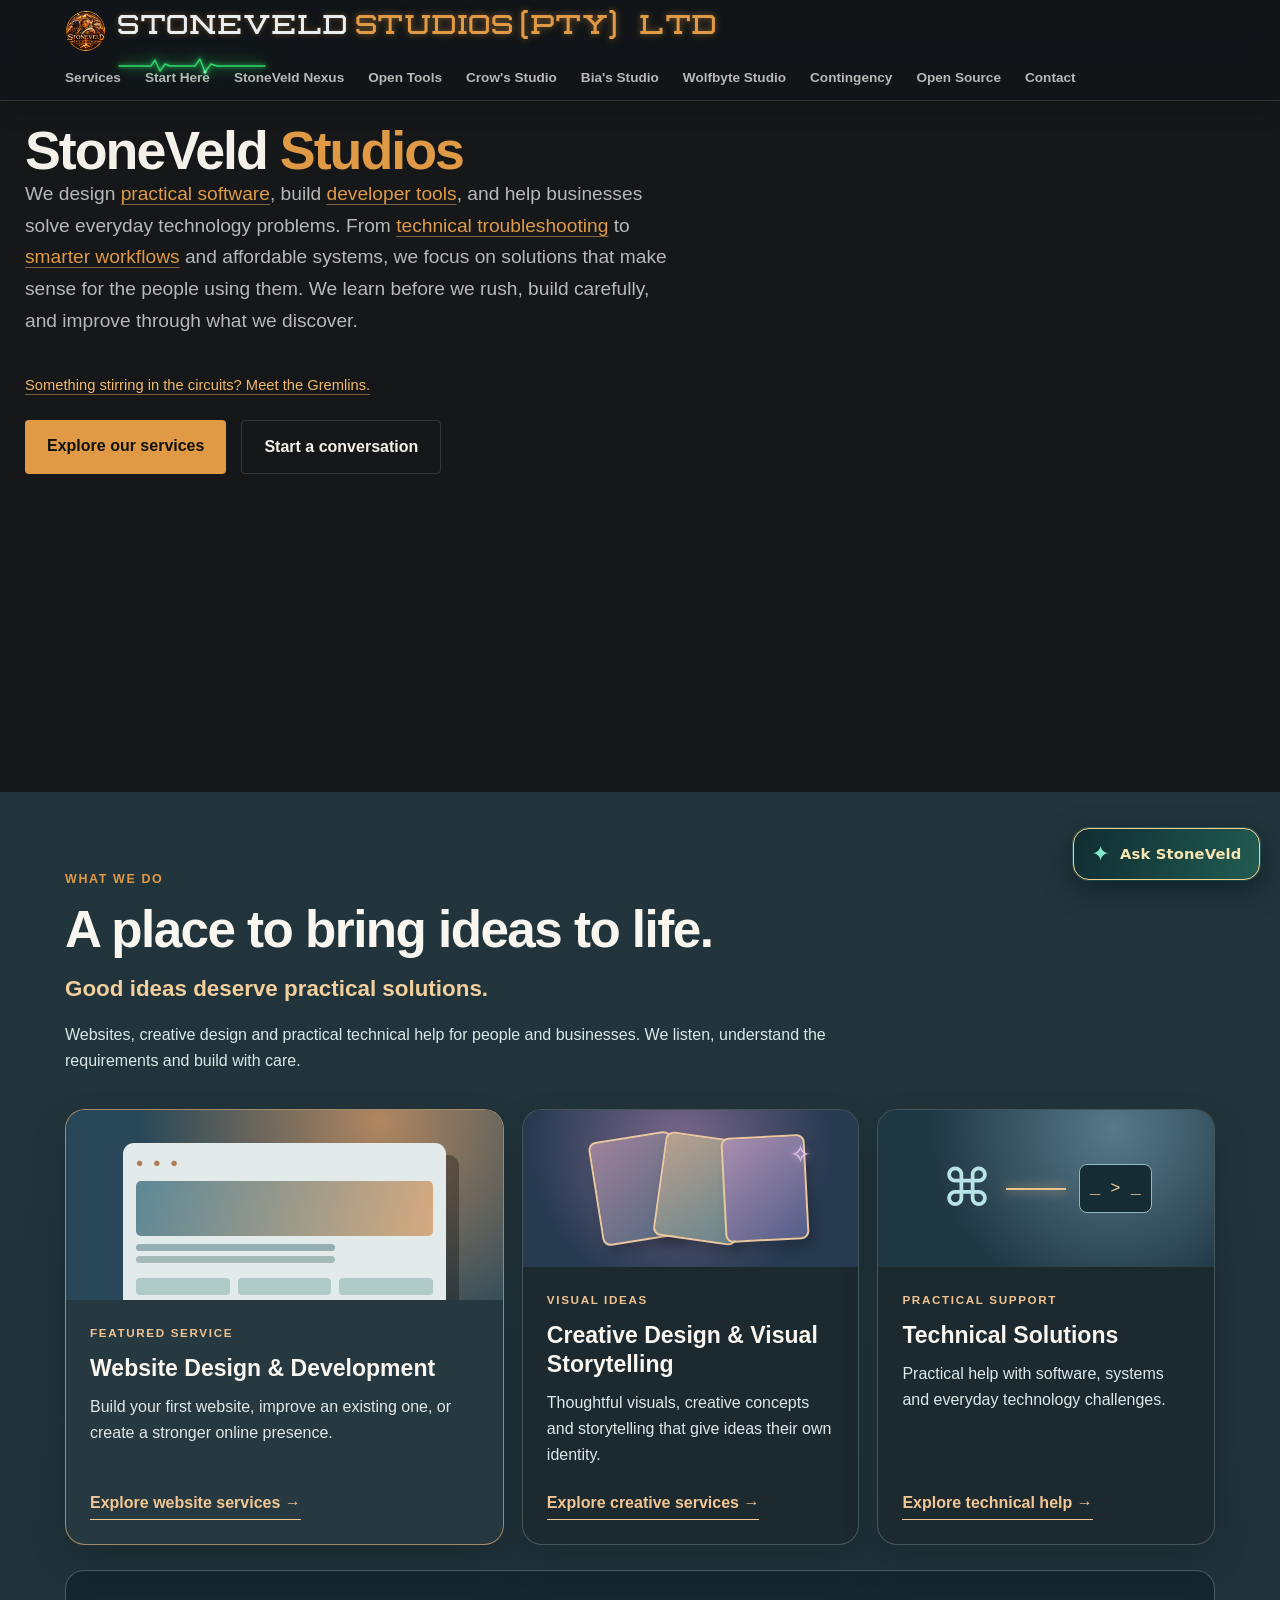
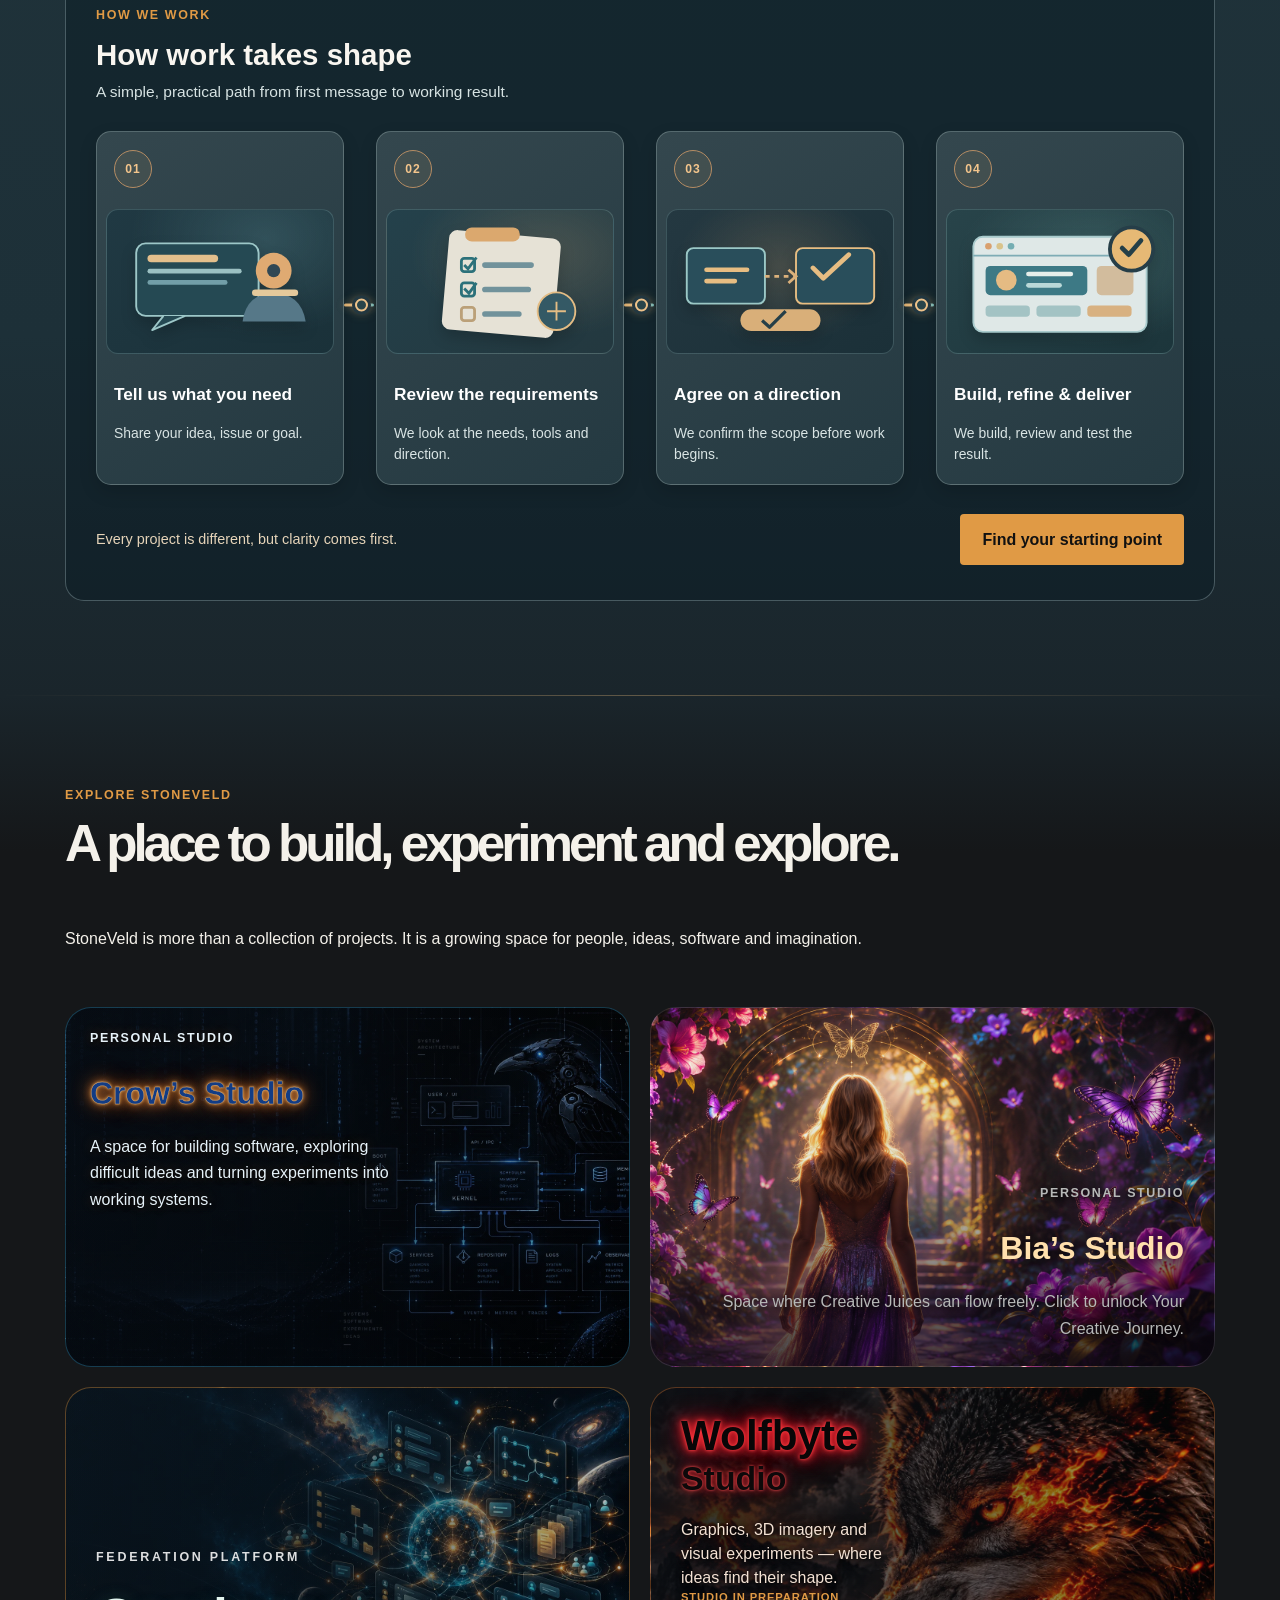
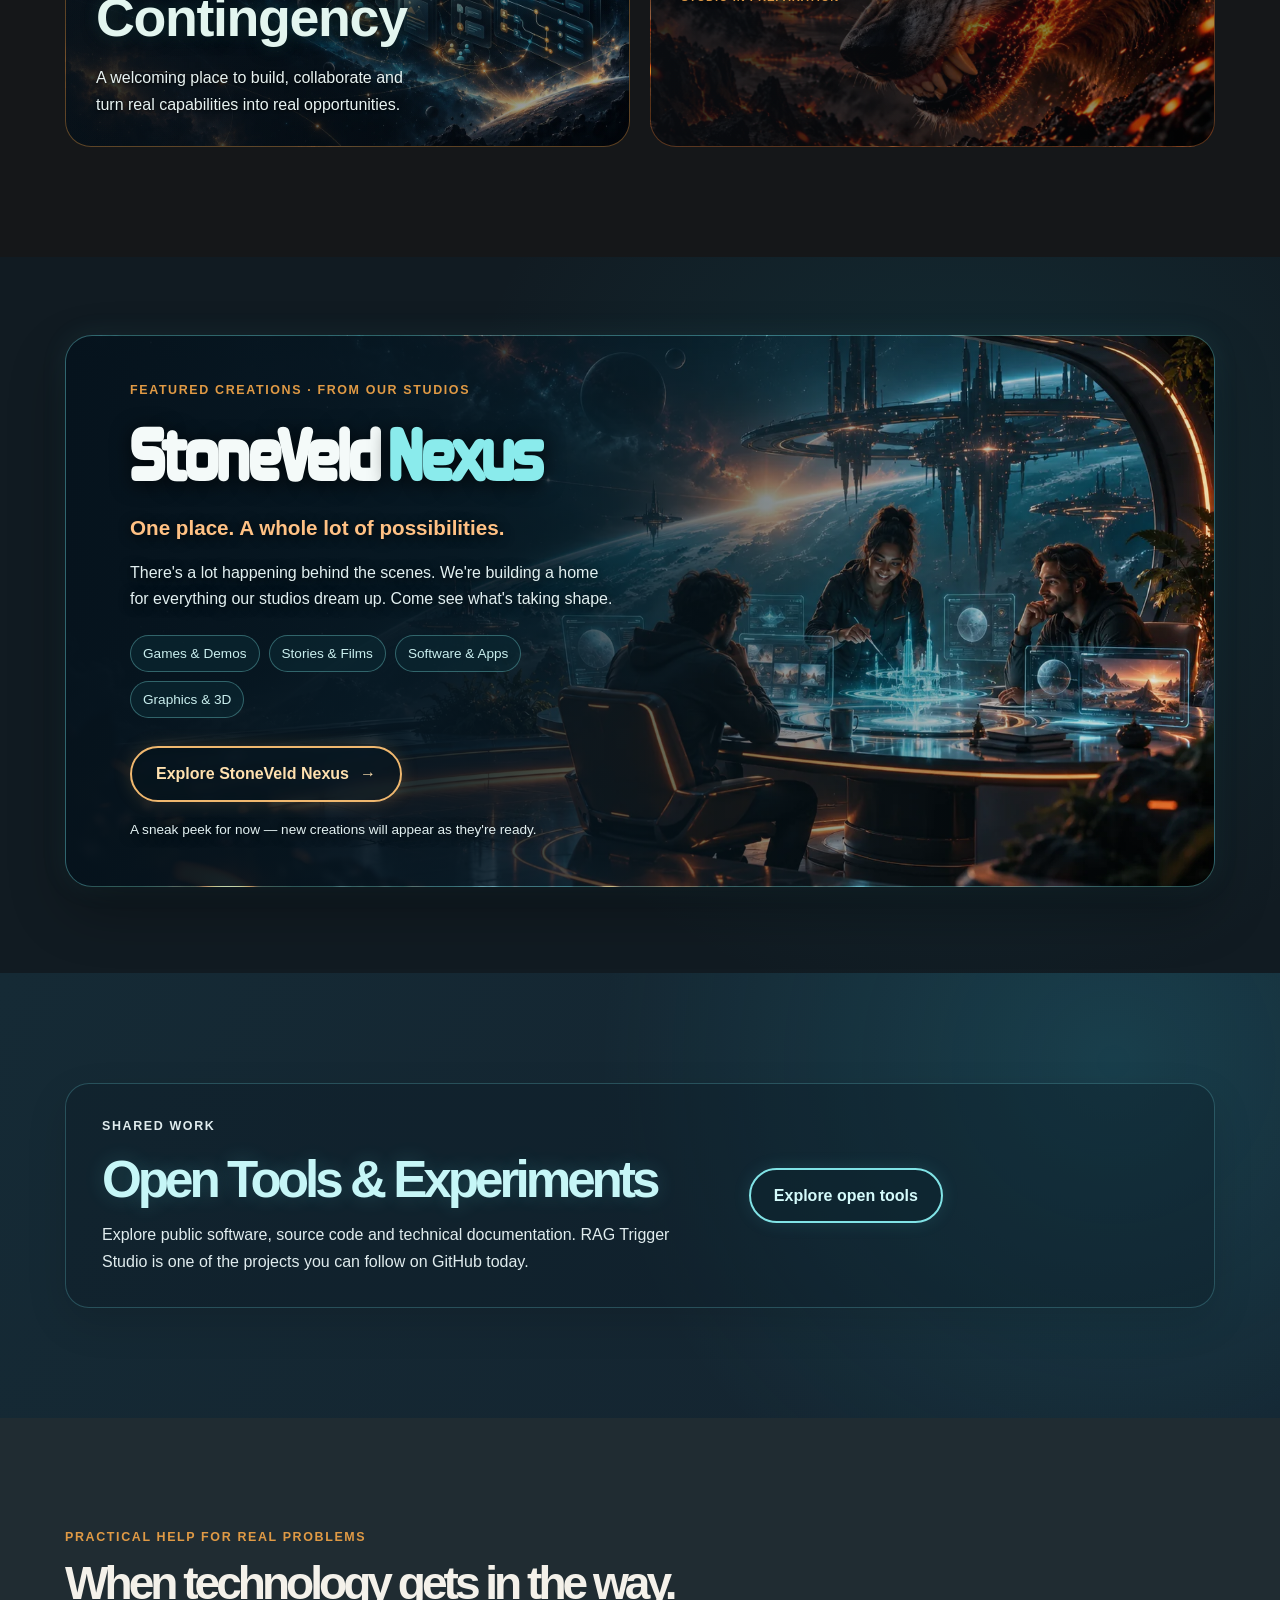
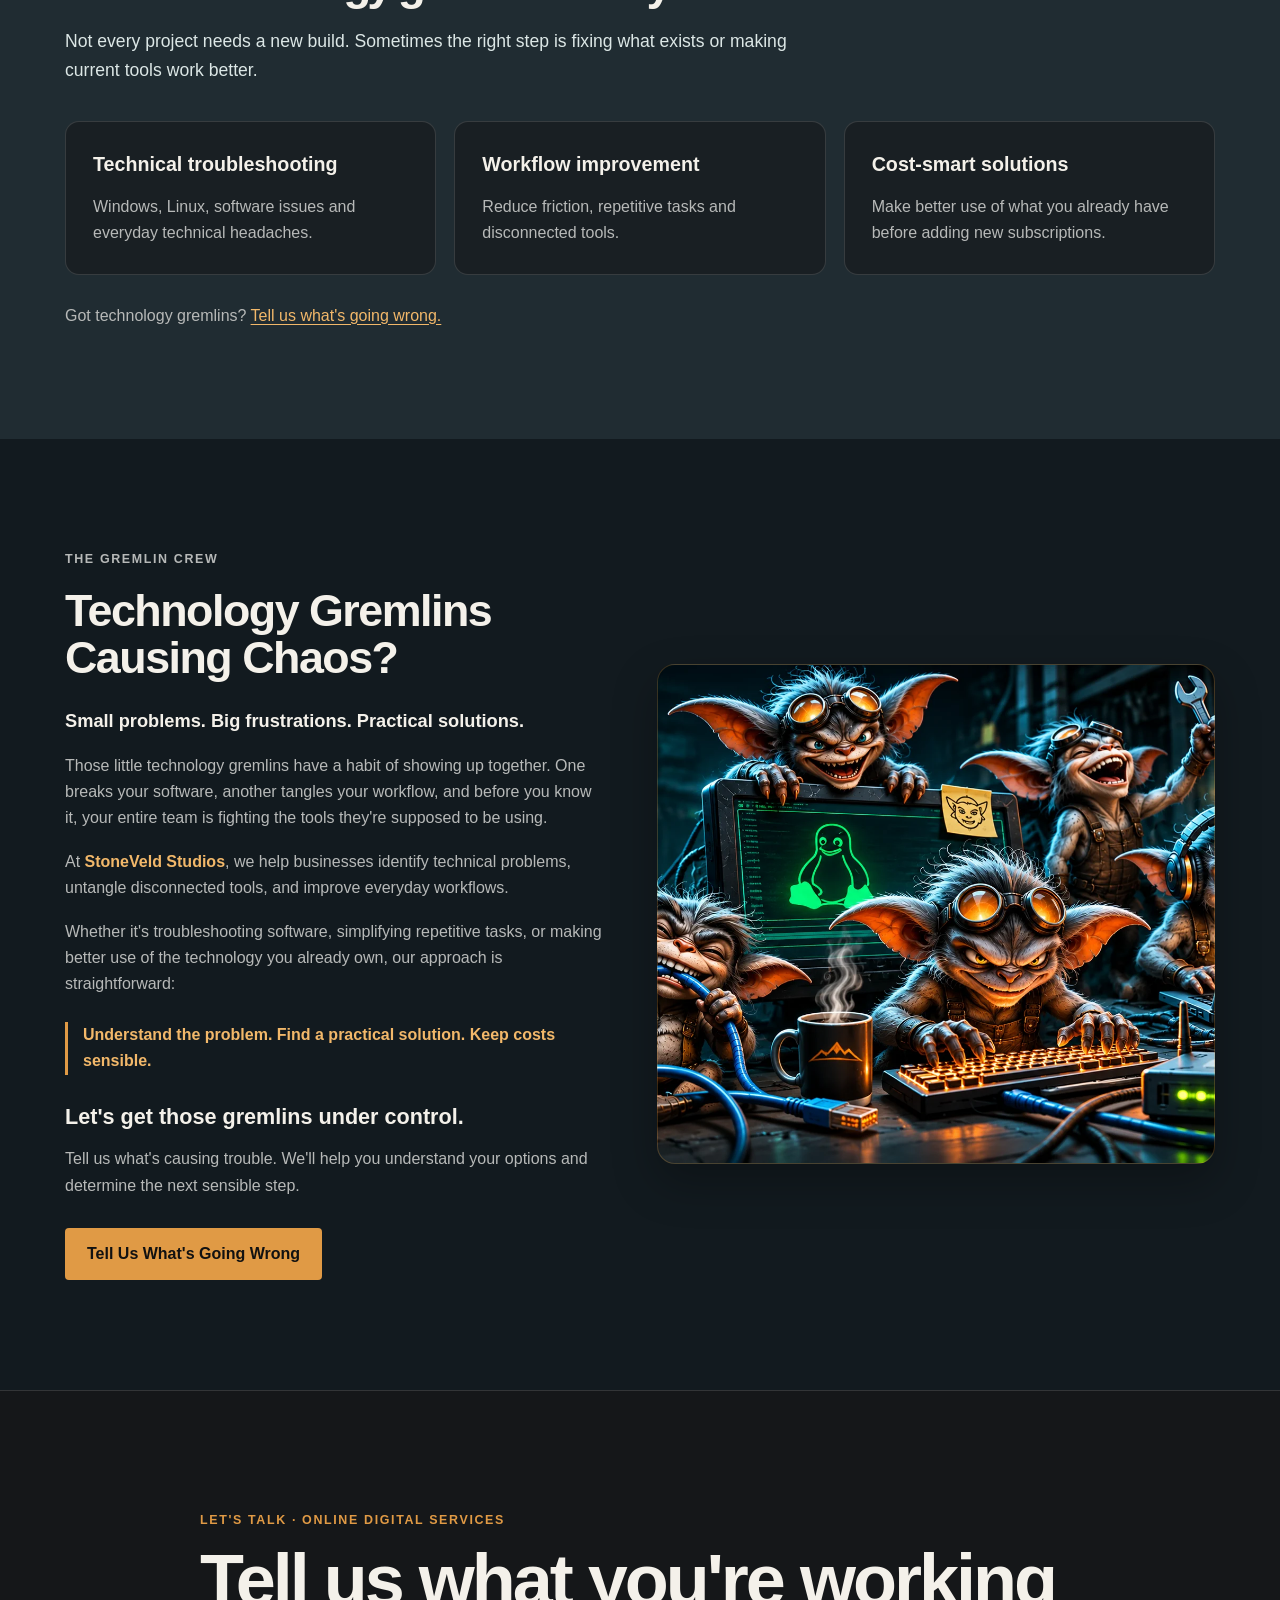
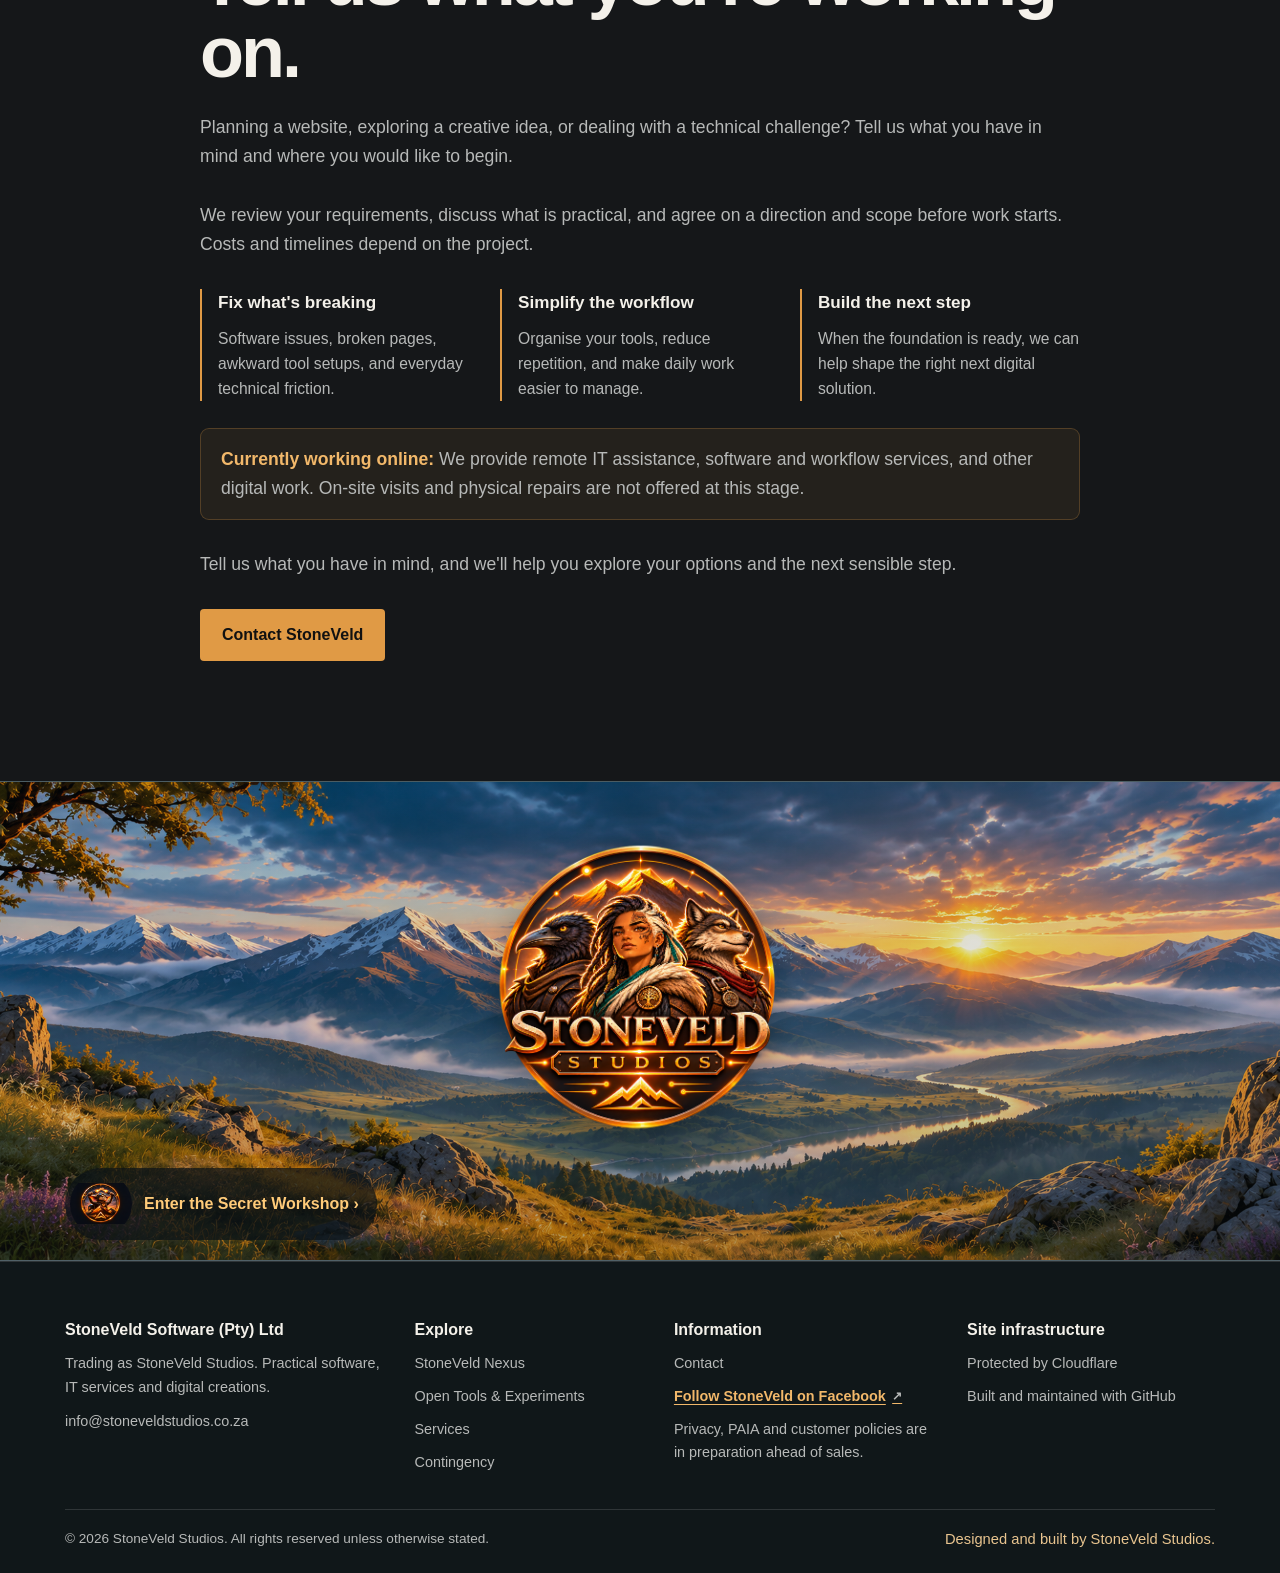
<file: index.html>
<!DOCTYPE html>

<html lang="en">

<head>
    <meta name="p:domain_verify" content="55f347155e48669f3c4875c0bbe811e8"/>
    <link rel="canonical" href="https://stoneveldstudios.co.za/">
    <meta charset="UTF-8">
<link rel="icon" type="image/png" sizes="256x256" href="/assets/stoneveld-favicon.png">
    <meta name="description" content="StoneVeld Studios offers website design and development, creative visual storytelling and practical remote technology solutions for people and businesses.">
    <meta name="viewport" content="width=device-width, initial-scale=1.0">

<title>StoneVeld Studios</title>

<link rel="stylesheet" href="style.css?v=20261105-services-preview">

<link rel="stylesheet" href="/assistant/bridge.css">
</head>

<body id="top"><a href="#main-content" class="skip-link">Skip to main content</a>

<header class="site-header">

    <div class="container nav-container">

        <a href="#top" class="logo">
            <img class="header-master-emblem" src="assets/Stoneveld%20Studios%20Emblem.png" alt="" width="42" height="42">
            <span class="logo-name">StoneVeld</span><span class="logo-studios">Studios</span><span class="logo-studios">(pty) Ltd</span>
            <span class="logo-trace" aria-hidden="true">
                <svg viewBox="0 0 150 18" preserveAspectRatio="none">
                    <path d="M2 10 H28 L34 10 L38 4 L43 15 L48 8 L53 10 H72 L78 10 L83 3 L88 16 L94 8 L100 10 H148" />
                    <circle cx="88" cy="16" r="1.8" />
                </svg>
            </span>
        </a>

 <nav class="navigation" aria-label="Main navigation">
 <a href="#services">Services</a>
 <a href="/start-here">Start Here</a>
 <a href="/shop">StoneVeld Nexus</a>
 <a href="/open-tools">Open Tools</a>
 <a href="/leon-studio">Crow's Studio</a>
 <a href="/bianca-studio">Bia's Studio</a>
 <a href="/wolfbyte-studio">Wolfbyte Studio</a>
 <a href="/contingency">Contingency</a>
 <a href="#open-tools">Open Source</a>
 <a href="#contact">Contact</a>
 </nav>

    </div>

</header>


<main id="main-content">

    <section class="hero">
 <video class="hero-video" autoplay muted loop playsinline aria-hidden="true" tabindex="-1"> <source src="assets/Hero_section_matrix.mp4" type="video/mp4"> </video>

        <div class="container hero-content">

            <p class="eyebrow">
                SOFTWARE DEVELOPMENT • <a href="#services">IT SERVICES</a> •
                <a href="/open-tools">DEVELOPER TOOLS</a> • SYSTEMS LAB
            </p>

            <h1>
                <span class="hero-brand-main">StoneVeld</span> <span class="hero-brand-accent">Studios</span>
            </h1>

            <p class="hero-text">
                We design <a href="#projects">practical software</a>, build
                <a href="/open-tools">developer tools</a>, and help businesses solve everyday technology problems.
                From <a href="#technical-help">technical troubleshooting</a> to
                <a href="#services">smarter workflows</a> and affordable systems, we focus on solutions
                that make sense for the people using them.
                We learn before we rush, build carefully, and improve through what we discover.
            </p>

            <a class="gremlin-teaser" href="#gremlins">Something stirring in the circuits? Meet the Gremlins.</a>

            <div class="hero-buttons">

                <a href="#services" class="button button-primary">
                    Explore our services
                </a>

                <a href="mailto:info@stoneveldstudios.co.za?subject=StoneVeld%20project%20enquiry" class="button button-secondary">
                    Start a conversation
                </a>

            </div>

        </div>

    </section>

<section id="services" class="section sv-service-hook" aria-labelledby="services-title">
 <div class="container">
 <p class="section-label">WHAT WE DO</p>
 <h2 id="services-title">A place to bring ideas to life.</h2>
 <p class="sv-hook-subtitle">Good ideas deserve practical solutions.</p>
 <p class="sv-hook-intro">Websites, creative design and practical technical help for people and businesses. We listen, understand the requirements and build with care.</p>
 <div class="sv-offering-grid"><article class="sv-offering sv-web"><div class="sv-offering-art" aria-hidden="true"><div class="sv-browser"><div class="sv-browser-top">● ● ●</div><div class="sv-browser-hero"></div><div class="sv-browser-lines"></div><div class="sv-browser-tiles"><i></i><i></i><i></i></div></div></div><div class="sv-offering-body"><span class="sv-offering-label">FEATURED SERVICE</span><h3>Website Design & Development</h3><p>Build your first website, improve an existing one, or create a stronger online presence.</p><a href="/start-here#website"> Explore website services <span aria-hidden="true">→</span></a></div></article>
<article class="sv-offering sv-creative"><div class="sv-offering-art" aria-hidden="true"><div class="sv-storyboard"><i></i><i></i><i></i><span aria-hidden="true">✧</span></div></div><div class="sv-offering-body"><span class="sv-offering-label">VISUAL IDEAS</span><h3>Creative Design & Visual Storytelling</h3><p>Thoughtful visuals, creative concepts and storytelling that give ideas their own identity.</p><a href="/start-here#creative"> Explore creative services <span aria-hidden="true">→</span></a></div></article>
<article class="sv-offering sv-tech"><div class="sv-offering-art" aria-hidden="true"><div class="sv-tech-visual"><span>⌘</span><i></i><code>_ &gt; _</code></div></div><div class="sv-offering-body"><span class="sv-offering-label">PRACTICAL SUPPORT</span><h3>Technical Solutions</h3><p>Practical help with software, systems and everyday technology challenges.</p><a href="/start-here#technical"> Explore technical help <span aria-hidden="true">→</span></a></div></article></div>
 <div class="sv-workflow" aria-labelledby="sv-workflow-title">
  <div class="sv-workflow-head">
    <p class="section-label">HOW WE WORK</p>
    <h3 id="sv-workflow-title">How work takes shape</h3>
    <p class="sv-workflow-intro">A simple, practical path from first message to working result.</p>
  </div>
  <ol class="sv-workflow-journey">
    <li class="sv-workflow-card">
      <div class="sv-workflow-top"><span class="sv-workflow-number">01</span></div>
      <div class="sv-workflow-scene sv-workflow-scene-1" aria-hidden="true"><svg viewBox="0 0 240 126" role="presentation" focusable="false"><rect x="31" y="22" width="130" height="77" rx="10" fill="#254953" stroke="#9dc7c8" stroke-width="2"/><rect x="43" y="34" width="75" height="8" rx="4" fill="#e3bf8c"/><rect x="43" y="49" width="100" height="5" rx="2.5" fill="#9bc0c2"/><rect x="43" y="61" width="85" height="5" rx="2.5" fill="#729ea8"/><path d="M60 99l-12 15 35-15" fill="#254953" stroke="#9dc7c8" stroke-width="2" stroke-linejoin="round"/><circle cx="177" cy="51" r="19" fill="#dfaa72"/><path d="M144 105q4-30 33-30t34 30" fill="#567888"/><rect x="154" y="71" width="49" height="7" rx="3.5" fill="#e5c99b"/><circle cx="177" cy="51" r="7" fill="#304754"/></svg></div>
      <h4>Tell us what you need</h4>
      <p>Share your idea, issue or goal.</p>
    </li>
    <li class="sv-workflow-card">
      <div class="sv-workflow-top"><span class="sv-workflow-number">02</span></div>
      <div class="sv-workflow-scene sv-workflow-scene-2" aria-hidden="true"><svg viewBox="0 0 240 126" role="presentation" focusable="false"><rect x="62" y="12" width="119" height="106" rx="9" fill="#e6e2d6" transform="rotate(5 120 64)"/><rect x="83" y="5" width="58" height="15" rx="7" fill="#dba86e"/><rect x="79" y="38" width="14" height="14" rx="3" fill="none" stroke="#2c717a" stroke-width="3"/><path d="M82 45l4 4 9-12" stroke="#2c717a" stroke-width="3" fill="none"/><rect x="101" y="42" width="55" height="6" rx="3" fill="#71929b"/><rect x="79" y="64" width="14" height="14" rx="3" fill="none" stroke="#2c717a" stroke-width="3"/><path d="M82 70l5 5 8-11" stroke="#2c717a" stroke-width="3" fill="none"/><rect x="101" y="68" width="52" height="6" rx="3" fill="#71929b"/><rect x="79" y="90" width="14" height="14" rx="3" fill="none" stroke="#bba078" stroke-width="3"/><rect x="101" y="94" width="42" height="6" rx="3" fill="#71929b"/><circle cx="180" cy="94" r="20" fill="#345965" stroke="#e3bc84" stroke-width="2"/><path d="M170 94h20M180 84v20" stroke="#e3bc84" stroke-width="2"/></svg></div>
      <h4>Review the requirements</h4>
      <p>We look at the needs, tools and direction.</p>
    </li>
    <li class="sv-workflow-card">
      <div class="sv-workflow-top"><span class="sv-workflow-number">03</span></div>
      <div class="sv-workflow-scene sv-workflow-scene-3" aria-hidden="true"><svg viewBox="0 0 240 126" role="presentation" focusable="false"><rect x="21" y="27" width="83" height="59" rx="7" fill="#294e5b" stroke="#9bc8c6" stroke-width="2"/><rect x="137" y="27" width="83" height="59" rx="7" fill="#294e5b" stroke="#e7bd82" stroke-width="2"/><path d="M42 50h43M42 62h30M155 48l11 11 27-25" stroke="#e7bd82" fill="none" stroke-linecap="round" stroke-linejoin="round" stroke-width="5"/><path d="M104 57h32" stroke="#dbb17b" stroke-width="3" stroke-dasharray="5 5"/><path d="M129 50l8 7-8 7" stroke="#dbb17b" fill="none" stroke-width="3"/><rect x="78" y="92" width="85" height="23" rx="11.5" fill="#d9af79"/><path d="M101 104l8 7 17-17" stroke="#263f48" stroke-width="3.5" stroke-linejoin="round" fill="none"/></svg></div>
      <h4>Agree on a direction</h4>
      <p>We confirm the scope before work begins.</p>
    </li>
    <li class="sv-workflow-card">
      <div class="sv-workflow-top"><span class="sv-workflow-number">04</span></div>
      <div class="sv-workflow-scene sv-workflow-scene-4" aria-hidden="true"><svg viewBox="0 0 240 126" role="presentation" focusable="false"><rect x="28" y="15" width="184" height="101" rx="10" fill="#dfe8e7" stroke="#a8cacc" stroke-width="2"/><path d="M28 35h184" stroke="#7eacb5" stroke-width="2"/><circle cx="44" cy="25" r="3.5" fill="#d9a06e"/><circle cx="56" cy="25" r="3.5" fill="#d9c38b"/><circle cx="68" cy="25" r="3.5" fill="#74adb2"/><rect x="41" y="46" width="108" height="31" rx="5" fill="#3d7985"/><circle cx="63" cy="61" r="11" fill="#e5bb83"/><rect x="84" y="52" width="50" height="5" rx="2.5" fill="#e6eeea"/><rect x="84" y="64" width="38" height="5" rx="2.5" fill="#bad8d8"/><rect x="159" y="46" width="39" height="31" rx="5" fill="#d2bc9d"/><rect x="41" y="88" width="47" height="12" rx="4" fill="#a3c3c4"/><rect x="95" y="88" width="47" height="12" rx="4" fill="#a3c3c4"/><rect x="149" y="88" width="47" height="12" rx="4" fill="#d8b181"/><circle cx="196" cy="28" r="23" fill="#e6b975" stroke="#263e48" stroke-width="4"/><path d="M186 27l7 7 13-15" stroke="#243f48" stroke-width="5" fill="none" stroke-linecap="round" stroke-linejoin="round"/></svg></div>
      <h4>Build, refine & deliver</h4>
      <p>We build, review and test the result.</p>
    </li>
  </ol>
  <div class="sv-workflow-foot">
    <p>Every project is different, but clarity comes first.</p>
    <a class="button button-primary" href="/start-here">Find your starting point</a>
  </div>
</div>
 </div>
</section>

    <section id="projects" class="section explore-section">

<div class="container">

<p class="section-label">EXPLORE STONEVELD</p>

<h2>
    A place to build, experiment and explore.

</h2>

<p class="section-intro">

StoneVeld is more than a collection of projects.

It is a growing space for people, ideas, software and imagination.

</p>

<div class="explore-grid">

<a href="/leon-studio" id="leon-studio" class="explore-card-link" aria-label="Explore Crow’s Studio"><article class="explore-card explore-card-studio explore-card-leon">

<div class="explore-card-content">

<p class="project-tag">PERSONAL STUDIO</p>

<h3>Crow’s Studio</h3>

<p>A space for building software, exploring difficult ideas and turning experiments into working systems.</p>



</div>

</article></a>

<a href="/bianca-studio" class="explore-card-link"><article class="explore-card explore-card-studio explore-card-bianca">

<div class="explore-card-content">

<p class="project-tag">PERSONAL STUDIO</p>

<h3>Bia’s Studio</h3>

<p>Space where Creative Juices can flow freely. Click to unlock Your Creative Journey.</p>



</div>

</article></a>

<a href="/contingency" class="explore-card-link" aria-label="Explore Contingency">
<article class="explore-card explore-card-studio explore-card-contingency">
  <div class="explore-card-content">
    <p class="project-tag">FEDERATION PLATFORM</p>
    <h3>Contingency</h3>
    <p>A welcoming place to build, collaborate and turn real capabilities into real opportunities.</p>
  </div>
</article></a>

<a href="/wolfbyte-studio" class="explore-card-link" aria-label="Visit Wolfbyte Studio"><article class="explore-card explore-card-studio explore-card-wolfbytes">
  <div class="explore-card-content wolfbyte-card-content">
    <h3 class="wolfbyte-title"><span class="wolfbyte-name">Wolfbyte</span><span class="wolfbyte-studio">Studio</span></h3>
    <p class="wolfbyte-description">Graphics, 3D imagery and visual experiments — where ideas find their shape.</p>
    <span class="explore-status">STUDIO IN PREPARATION</span>
  </div>
</article></a>


</div>

</div>

</section>




<section id="featured" class="section featured-section nexus-home-section" aria-labelledby="nexus-home-title">
  <div class="container">
    <div class="nexus-home-panel">
      <div class="nexus-home-copy">
        <p class="section-label">FEATURED CREATIONS · FROM OUR STUDIOS</p>
        <h2 id="nexus-home-title">StoneVeld <span>Nexus</span></h2>
        <p class="nexus-home-lead">One place. A whole lot of possibilities.</p>
        <p>There's a lot happening behind the scenes. We're building a home for everything our studios dream up. Come see what's taking shape.</p>
        <div class="nexus-home-tags" aria-label="Coming Nexus categories"><span>Games &amp; Demos</span><span>Stories &amp; Films</span><span>Software &amp; Apps</span><span>Graphics &amp; 3D</span></div>
        <a href="/shop" class="nexus-home-cta">Explore StoneVeld Nexus <span aria-hidden="true">→</span></a>
        <p class="nexus-home-note">A sneak peek for now — new creations will appear as they're ready.</p>
      </div>
    </div>
  </div>
</section>
<section id="open-tools" class="section open-tools-section">
  <div class="container split-feature">
    <div><p class="section-label">SHARED WORK</p><h2>Open Tools & Experiments</h2><p>Explore public software, source code and technical documentation. RAG Trigger Studio is one of the projects you can follow on GitHub today.</p></div>
    <div class="split-actions"><a href="/open-tools" class="button button-primary">Explore open tools</a></div>
  </div>
</section>

<section id="technical-help" class="section sv-practical-support" aria-labelledby="support-title"><div class="container">
<p class="section-label">PRACTICAL HELP FOR REAL PROBLEMS</p><h2 id="support-title">When technology gets in the way.</h2>
<p class="services-intro">Not every project needs a new build. Sometimes the right step is fixing what exists or making current tools work better.</p>
<div class="services-grid">
<article class="service-item"><h3>Technical troubleshooting</h3><p>Windows, Linux, software issues and everyday technical headaches.</p></article>
<article class="service-item"><h3>Workflow improvement</h3><p>Reduce friction, repetitive tasks and disconnected tools.</p></article>
<article class="service-item"><h3>Cost-smart solutions</h3><p>Make better use of what you already have before adding new subscriptions.</p></article></div>
<p class="services-next">Got technology gremlins? <a href="#contact">Tell us what's going wrong.</a></p>
</div></section>
    <section id="gremlins" class="section gremlin-section" aria-labelledby="gremlin-title">
        <div class="container gremlin-layout">
            <div class="gremlin-copy">
                <p class="section-label">THE GREMLIN CREW</p>
                <h2 id="gremlin-title">Technology Gremlins Causing Chaos?</h2>
                <p class="gremlin-lead">Small problems. Big frustrations. Practical solutions.</p>
                <p>Those little technology gremlins have a habit of showing up together. One breaks your software, another tangles your workflow, and before you know it, your entire team is fighting the tools they're supposed to be using.</p>
                <p>At <strong>StoneVeld Studios</strong>, we help businesses identify technical problems, untangle disconnected tools, and improve everyday workflows.</p>
                <p>Whether it's troubleshooting software, simplifying repetitive tasks, or making better use of the technology you already own, our approach is straightforward:</p>
                <p class="gremlin-promise">Understand the problem. Find a practical solution. Keep costs sensible.</p>
                <h3>Let's get those gremlins under control.</h3>
                <p>Tell us what's causing trouble. We'll help you understand your options and determine the next sensible step.</p>
                <a class="button button-primary" href="mailto:info@stoneveldstudios.co.za?subject=Technology%20support%20enquiry">Tell Us What's Going Wrong</a>
            </div>
            <div class="gremlin-visual" role="img" aria-label="A mischievous crew of small gremlins causing chaos with computer cables, keyboards and Linux systems."></div>
        </div>
    </section>

    <section id="contact" class="contact-section">
        <div class="container contact-content">
            <p class="section-label">LET'S TALK · ONLINE DIGITAL SERVICES</p>
            <h2>Tell us what you're working on.</h2>
            <p class="contact-intro">Planning a website, exploring a creative idea, or dealing with a technical challenge? Tell us what you have in mind and where you would like to begin.</p>
            <p class="contact-intro">We review your requirements, discuss what is practical, and agree on a direction and scope before work starts. Costs and timelines depend on the project.</p>
            <div class="contact-pathways">
                <div><h3>Fix what's breaking</h3><p>Software issues, broken pages, awkward tool setups, and everyday technical friction.</p></div>
                <div><h3>Simplify the workflow</h3><p>Organise your tools, reduce repetition, and make daily work easier to manage.</p></div>
                <div><h3>Build the next step</h3><p>When the foundation is ready, we can help shape the right next digital solution.</p></div>
            </div>
            <p class="contact-online-note"><strong>Currently working online:</strong> We provide remote IT assistance, software and workflow services, and other digital work. On-site visits and physical repairs are not offered at this stage.</p>
            <p class="contact-conclusion">Tell us what you have in mind, and we'll help you explore your options and the next sensible step.</p>
            <a href="mailto:info@stoneveldstudios.co.za?subject=StoneVeld%20service%20enquiry" class="button button-primary">Contact StoneVeld</a>
        </div>
    </section>

</main>


<section class="stoneveld-landscape-band" aria-label="StoneVeld Studios and Secret Workshop">
  
  <img class="stoneveld-landscape-logo" src="assets/Stoneveld%20Studios%20Emblem.png" alt="StoneVeld Studios emblem" loading="lazy" width="360" height="360">
  <a class="stoneveld-landscape-workshop" href="/secret-workshop" aria-label="Enter the Secret Workshop">
    <img src="assets/Triumphant%20Gremlin%20Circuit%20Emblem_secret_reveal.png" alt="" loading="lazy" width="88" height="88">
    <span>Enter the Secret Workshop <span aria-hidden="true">›</span></span>
  </a>
</section>

<footer class="site-footer modern-footer">
  <div class="container footer-layout">
    <div><strong>StoneVeld Software (Pty) Ltd</strong><p>Trading as StoneVeld Studios. Practical software, IT services and digital creations.</p><a href="mailto:info@stoneveldstudios.co.za">info@stoneveldstudios.co.za</a></div>
    <div><strong>Explore</strong><a href="/shop">StoneVeld Nexus</a><a href="/open-tools">Open Tools &amp; Experiments</a><a href="#services">Services</a><a href="/contingency">Contingency</a></div>
    <div><strong>Information</strong><a href="#contact">Contact</a><a class="footer-social-link" href="https://www.facebook.com/p/StoneVeld-Studios-61596017890951/" target="_blank" rel="noopener noreferrer" aria-label="StoneVeld Studios on Facebook (opens in a new tab)">Follow StoneVeld on Facebook <span aria-hidden="true">↗</span></a><span>Privacy, PAIA and customer policies are in preparation ahead of sales.</span></div>
    <div><strong>Site infrastructure</strong><span>Protected by Cloudflare</span><span>Built and maintained with GitHub</span></div>
  </div>
  <div class="container footer-bottom"><span>© 2026 StoneVeld Studios. All rights reserved unless otherwise stated.</span><span class="sv-built-credit">Designed and built by StoneVeld Studios.</span></div>
</footer>

<script type="module" src="/assistant/bridge.js"></script>
</body>
</html>
</file>
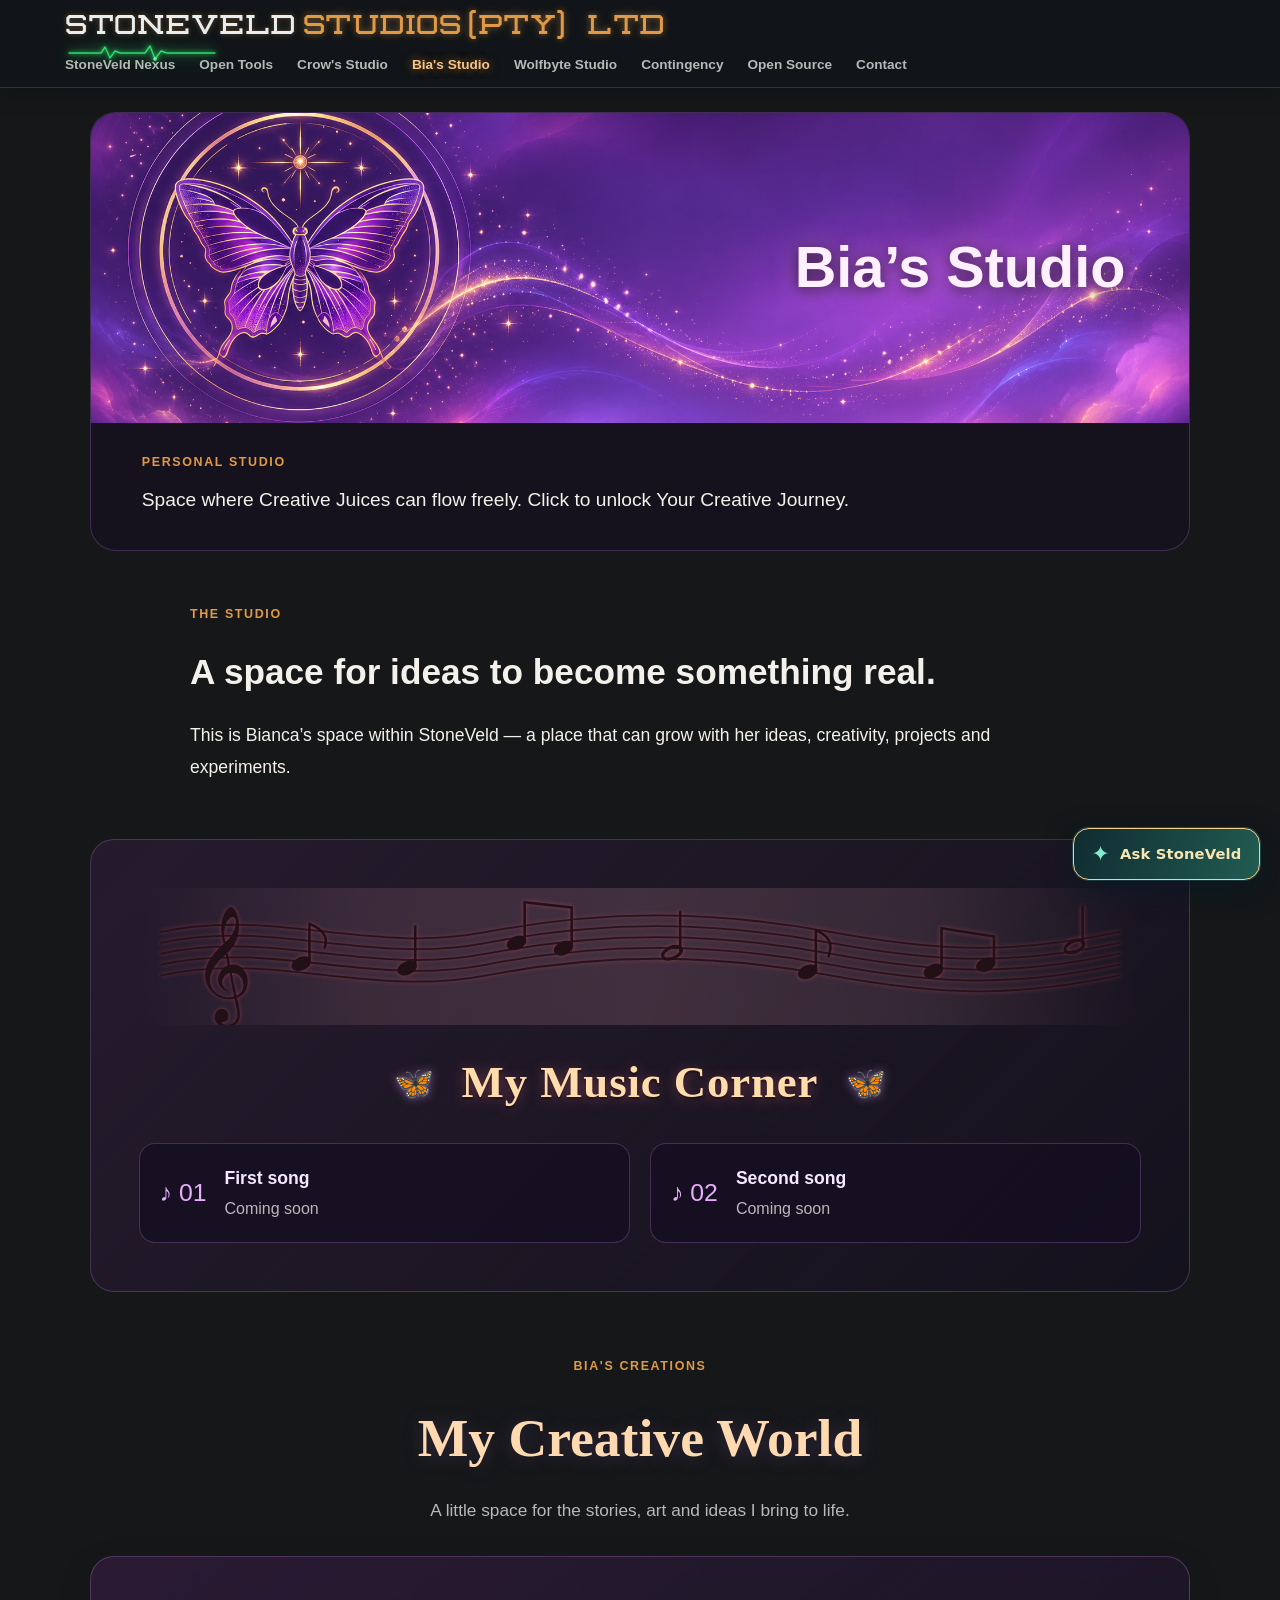
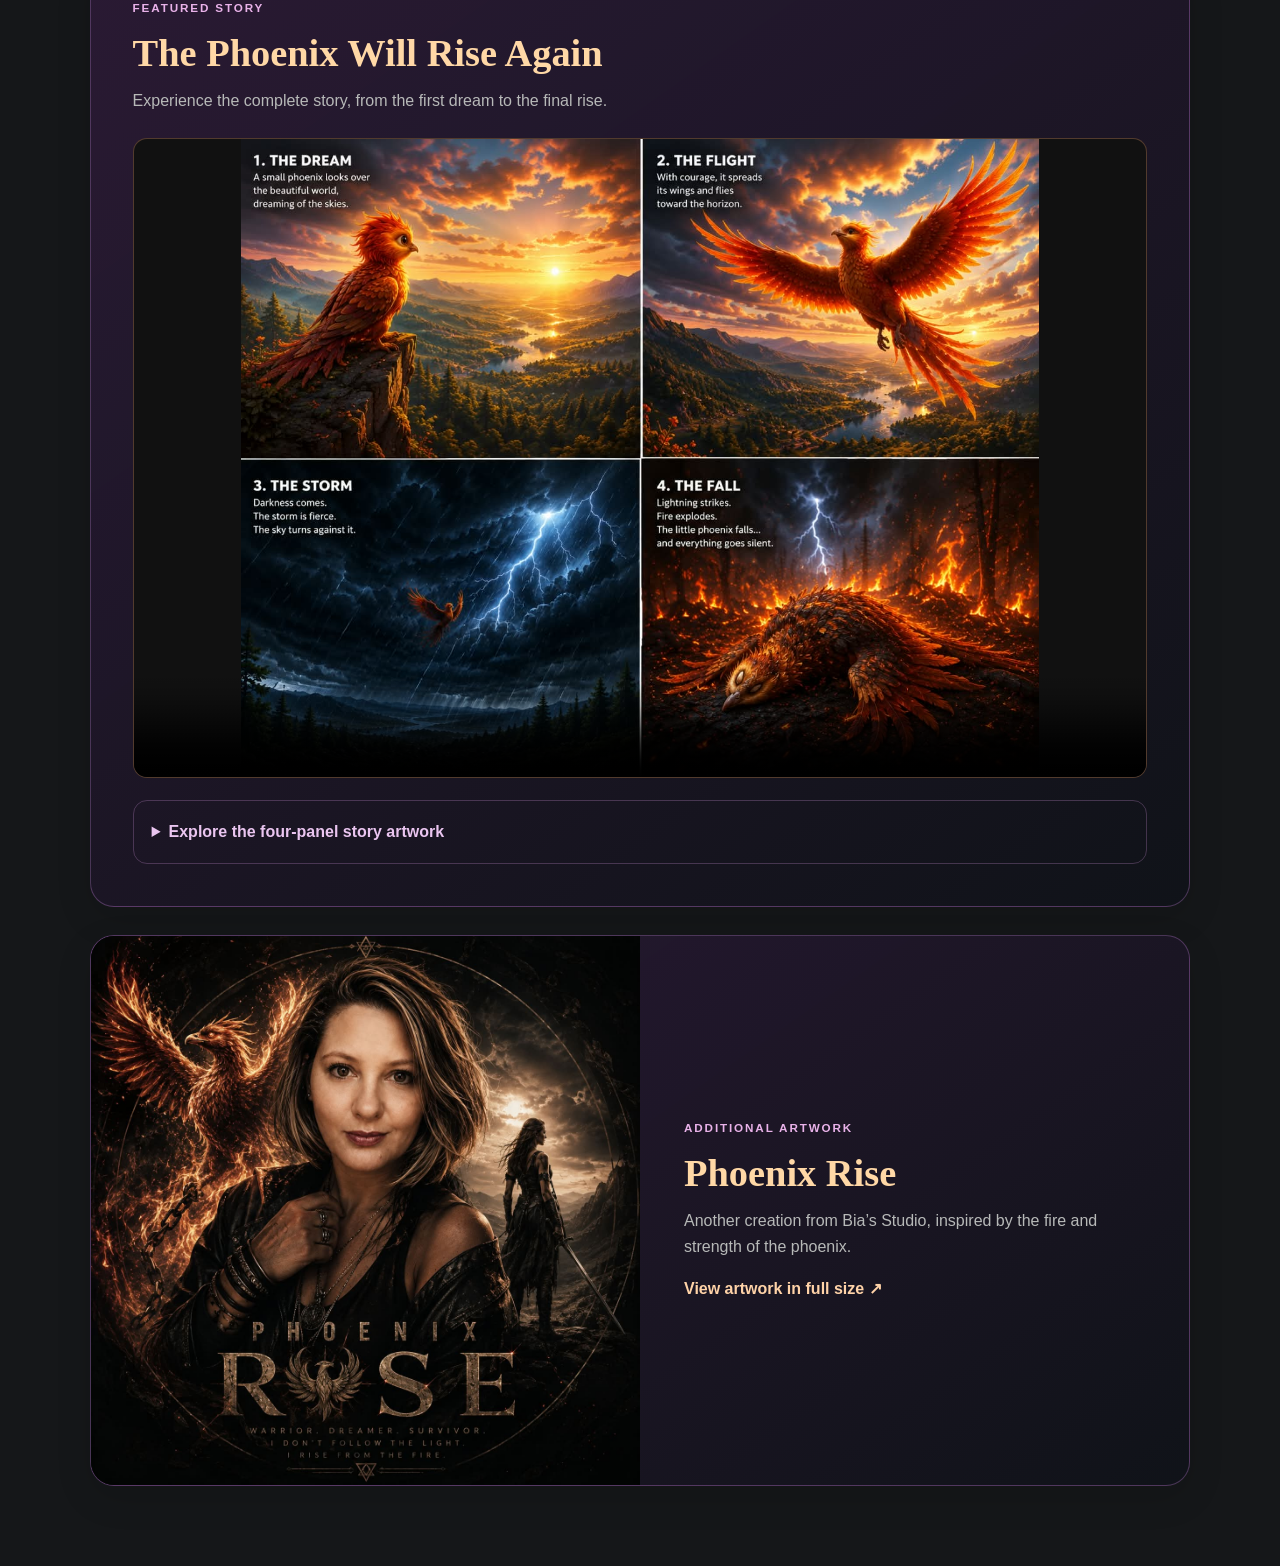
<file: bianca-studio.html>
<!DOCTYPE html>

<html lang="en"> <head>
    <link rel="canonical" href="https://stoneveldstudios.co.za/bianca-studio"> <meta charset="UTF-8">
    <meta name="description" content="Explore Bia’s Studio at StoneVeld Studios, a creative space for imagination, visual ideas and original digital projects."> <meta name="viewport" content="width=device-width, initial-scale=1.0"> <title>Bia’s Studio — StoneVeld Studios</title> <link rel="stylesheet" href="style.css?v=20261103-bia-gallery-8"> <link rel="stylesheet" href="/assistant/bridge.css">
</head> <body><a href="#main-content" class="skip-link">Skip to main content</a> <header class="site-header shared-site-header"><div class="container nav-container"><a href="/" class="logo" aria-label="StoneVeld Studios homepage"><span class="logo-name">StoneVeld</span><span class="logo-studios">Studios</span><span class="logo-studios">(pty) Ltd</span><span class="logo-trace" aria-hidden="true"><svg viewBox="0 0 150 18" preserveAspectRatio="none"><path d="M2 10 H28 L34 10 L38 4 L43 15 L48 8 L53 10 H72 L78 10 L83 3 L88 16 L94 8 L100 10 H148"/><circle cx="88" cy="16" r="1.8"/></svg></span></a><nav class="navigation" aria-label="Main navigation"><a href="/shop">StoneVeld Nexus</a><a href="/open-tools">Open Tools</a><a href="/leon-studio">Crow's Studio</a><a href="/bianca-studio" aria-current="page">Bia's Studio</a><a href="/wolfbyte-studio">Wolfbyte Studio</a><a href="/contingency">Contingency</a><a href="/#open-tools">Open Source</a><a href="/#contact">Contact</a></nav></div></header> <main class="bianca-page" id="main-content">
<section class="bianca-hero" aria-labelledby="bia-title">
  <div class="bia-banner">
    <h1 id="bia-title">Bia’s Studio</h1>
  </div>
  <div class="bianca-hero-content">
    <p class="project-tag">PERSONAL STUDIO</p>
    <p class="bianca-intro">Space where Creative Juices can flow freely. Click to unlock Your Creative Journey.</p>
  </div>
</section>
<section class="bianca-content"> <p class="project-tag">THE STUDIO</p>
<h2>A space for ideas to become something real.</h2>

<p>
  This is Bianca’s space within StoneVeld — a place that can grow
  with her ideas, creativity, projects and experiments.
</p>
</section>
<section class="bia-music" id="bia-music" aria-labelledby="bia-music-title">
  <div class="bia-music-staff" aria-hidden="true">
    <svg viewBox="0 0 1100 145" role="presentation" focusable="false" xmlns="http://www.w3.org/2000/svg">
      <g class="bia-staff-lines">
        <path d="M20 42 C145 15 250 67 380 42 S630 18 760 42 S970 65 1080 42"/>
        <path d="M20 54 C145 27 250 79 380 54 S630 30 760 54 S970 77 1080 54"/>
        <path d="M20 66 C145 39 250 91 380 66 S630 42 760 66 S970 89 1080 66"/>
        <path d="M20 78 C145 51 250 103 380 78 S630 54 760 78 S970 101 1080 78"/>
        <path d="M20 90 C145 63 250 115 380 90 S630 66 760 90 S970 113 1080 90"/>
      </g>
      <g class="bia-clef" transform="translate(55 10)">
        <text x="0" y="105" font-family="Georgia, 'Times New Roman', serif" font-size="112">𝄞</text>
      </g>
      <g class="bia-notes" stroke-linecap="round" stroke-linejoin="round">
        <g transform="translate(175 77)">
          <ellipse class="note-head" rx="10" ry="6" transform="rotate(-23)"/>
          <path d="M9 -3 V-44 M9 -44 Q32 -35 26 -18" class="note-stem"/>
        </g>
        <g transform="translate(292 82)">
          <ellipse class="note-head" rx="10" ry="6" transform="rotate(-23)"/>
          <path d="M9 -3 V-46" class="note-stem"/>
        </g>
        <g transform="translate(413 54)">
          <ellipse class="note-head" rx="10" ry="6" transform="rotate(-23)"/>
          <path d="M9 -3 V-45 M9 -45 L61 -39" class="note-stem"/>
          <ellipse class="note-head" cx="52" cy="6" rx="10" ry="6" transform="rotate(-23 52 6)"/>
          <path d="M61 3 V-39" class="note-stem"/>
        </g>
        <g transform="translate(585 65)">
          <ellipse class="note-half" rx="11" ry="6" transform="rotate(-23)"/>
          <path d="M9 -3 V-45" class="note-stem"/>
        </g>
        <g transform="translate(735 86)">
          <ellipse class="note-head" rx="10" ry="6" transform="rotate(-23)"/>
          <path d="M9 -3 V-46 M9 -46 Q31 -37 23 -17" class="note-stem"/>
        </g>
        <g transform="translate(874 85)">
          <ellipse class="note-head" rx="10" ry="6" transform="rotate(-23)"/>
          <path d="M9 -3 V-47 M9 -47 L67 -38" class="note-stem"/>
          <ellipse class="note-head" cx="58" cy="-7" rx="10" ry="6" transform="rotate(-23 58 -7)"/>
          <path d="M67 -10 V-38" class="note-stem"/>
        </g>
        <g transform="translate(1030 58)">
          <ellipse class="note-half" rx="11" ry="6" transform="rotate(-23)"/>
          <path d="M9 -3 V-44" class="note-stem"/>
        </g>
      </g>
    </svg>
  </div>
  <div class="bia-music-title-row">
    <span class="bia-music-butterfly" aria-hidden="true">🦋</span>
    <h2 id="bia-music-title">My Music Corner</h2>
    <span class="bia-music-butterfly" aria-hidden="true">🦋</span>
  </div>
  <div class="bia-track-grid">
    <div class="bia-track">
      <span class="bia-track-number" aria-hidden="true">♪ 01</span>
      <div><h3>First song</h3><p>Coming soon</p></div>
    </div>
    <div class="bia-track">
      <span class="bia-track-number" aria-hidden="true">♪ 02</span>
      <div><h3>Second song</h3><p>Coming soon</p></div>
    </div>
  </div>
</section>

<section class="bia-creative-world" id="bia-creative-world" aria-labelledby="bia-creative-world-title">
  <div class="bia-world-heading">
    <p class="project-tag">BIA'S CREATIONS</p>
    <h2 id="bia-creative-world-title">My Creative World</h2>
    <p>A little space for the stories, art and ideas I bring to life.</p>
  </div>
  <article class="bia-featured-creation">
    <div class="bia-creation-intro">
      <span class="bia-creation-label">FEATURED STORY</span>
      <h3>The Phoenix Will Rise Again</h3>
      <p>Experience the complete story, from the first dream to the final rise.</p>
    </div>
    <video class="bia-phoenix-video" controls preload="metadata" playsinline poster="assets/Phoenix_story_product_.jpeg" aria-label="The Phoenix Will Rise Again, complete story video">
      <source src="assets/Poenix_will_Rise_again_complete.mp4" type="video/mp4">
      Your browser does not support this video. <a href="assets/Poenix_will_Rise_again_complete.mp4">Open the complete Phoenix story</a>.
    </video>
    <details class="bia-story-artwork">
      <summary>Explore the four-panel story artwork</summary>
      <a href="assets/Phoenix_story_product_.jpeg" target="_blank" rel="noopener noreferrer" title="Open the Phoenix story artwork full size">
        <img src="assets/Phoenix_story_product_.jpeg" alt="The Phoenix story in four illustrated chapters: The Dream, The Flight, The Storm and The Fall" loading="lazy" width="1280" height="1024">
      </a>
      <p>Select the picture to see it at full size.</p>
    </details>
  </article>
  <article class="bia-artwork-creation">
    <div class="bia-artwork-image">
      <a href="assets/Bianca_phoenix_rise_extra.jpeg" target="_blank" rel="noopener noreferrer" aria-label="Open Phoenix Rise artwork full size">
        <img src="assets/Bianca_phoenix_rise_extra.jpeg" alt="Phoenix Rise artwork featuring a woman, a fiery phoenix and a warrior in a dramatic landscape" loading="lazy" width="1254" height="1254">
      </a>
    </div>
    <div class="bia-artwork-copy">
      <span class="bia-creation-label">ADDITIONAL ARTWORK</span>
      <h3>Phoenix Rise</h3>
      <p>Another creation from Bia’s Studio, inspired by the fire and strength of the phoenix.</p>
      <a href="assets/Bianca_phoenix_rise_extra.jpeg" target="_blank" rel="noopener noreferrer" class="bia-view-art">View artwork in full size ↗</a>
    </div>
  </article>
</section>
</main> <script type="module" src="/assistant/bridge.js"></script>
</body> </html>
</file>
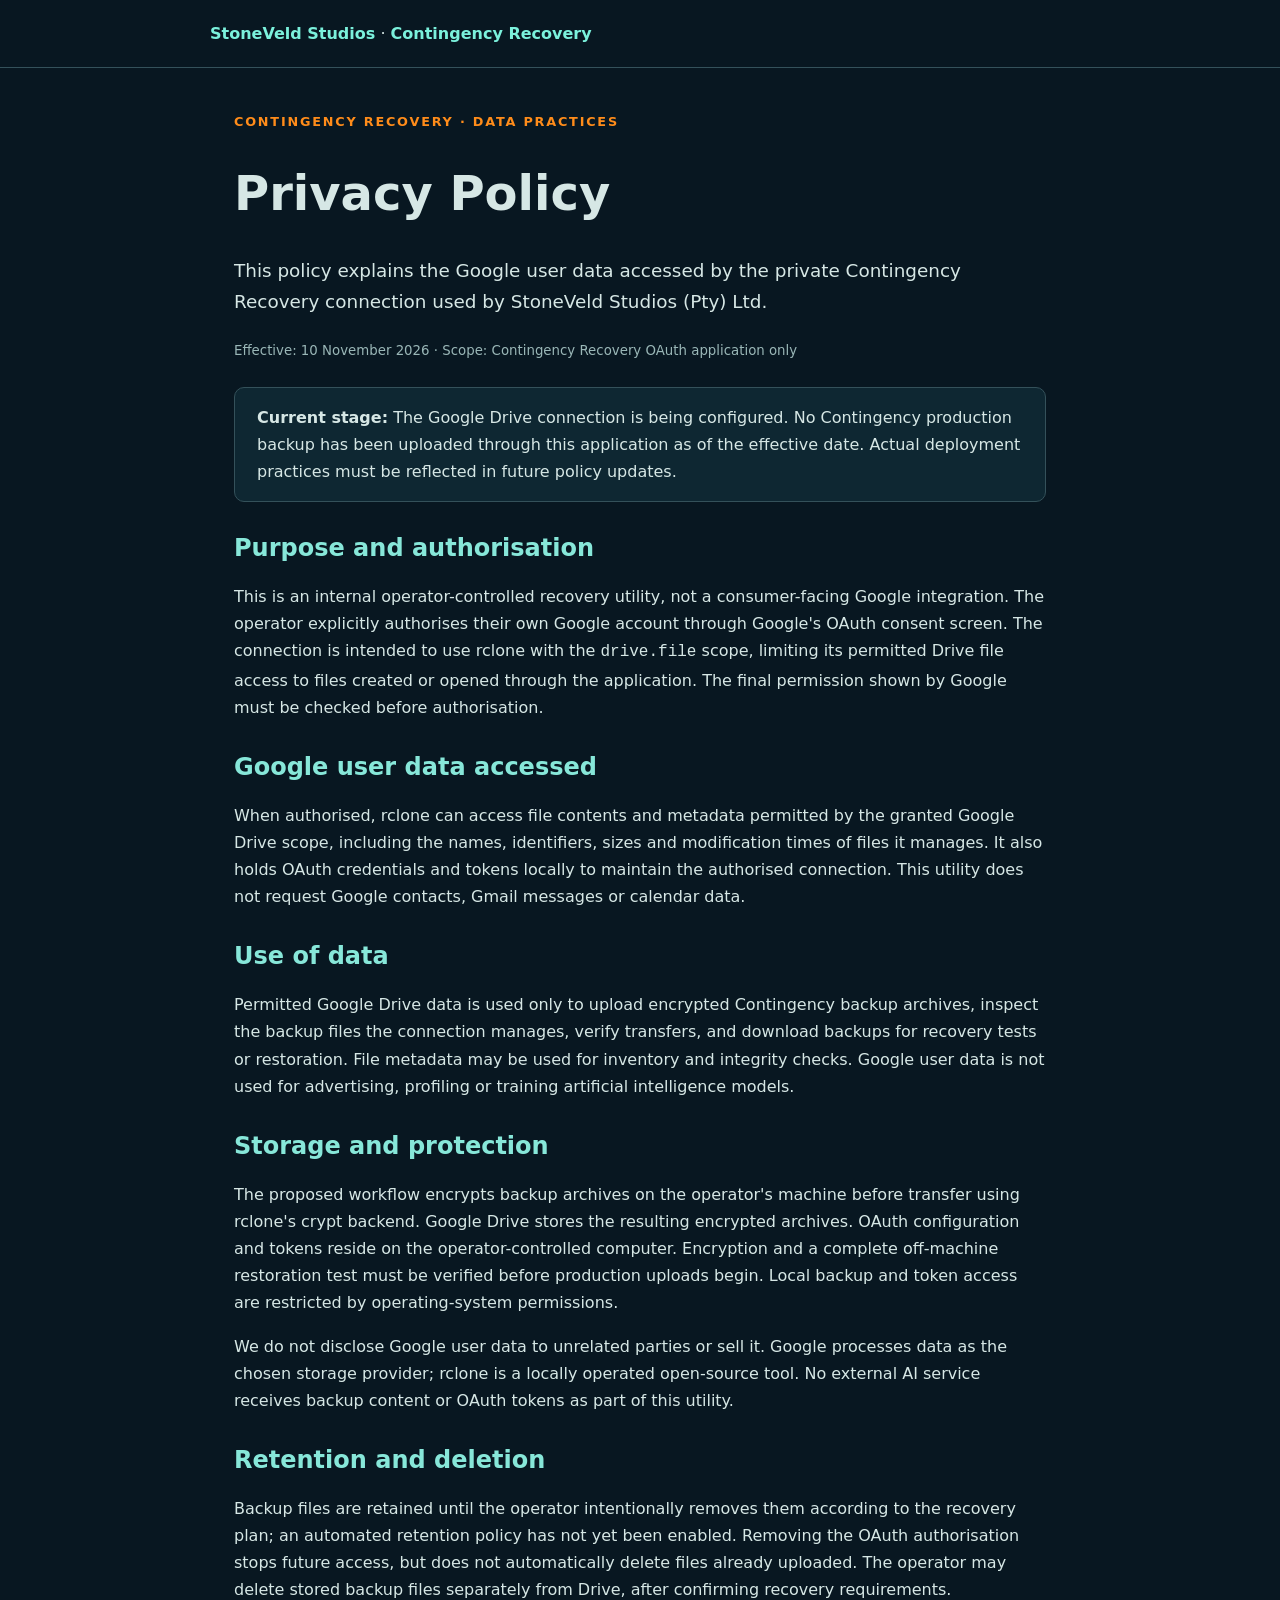
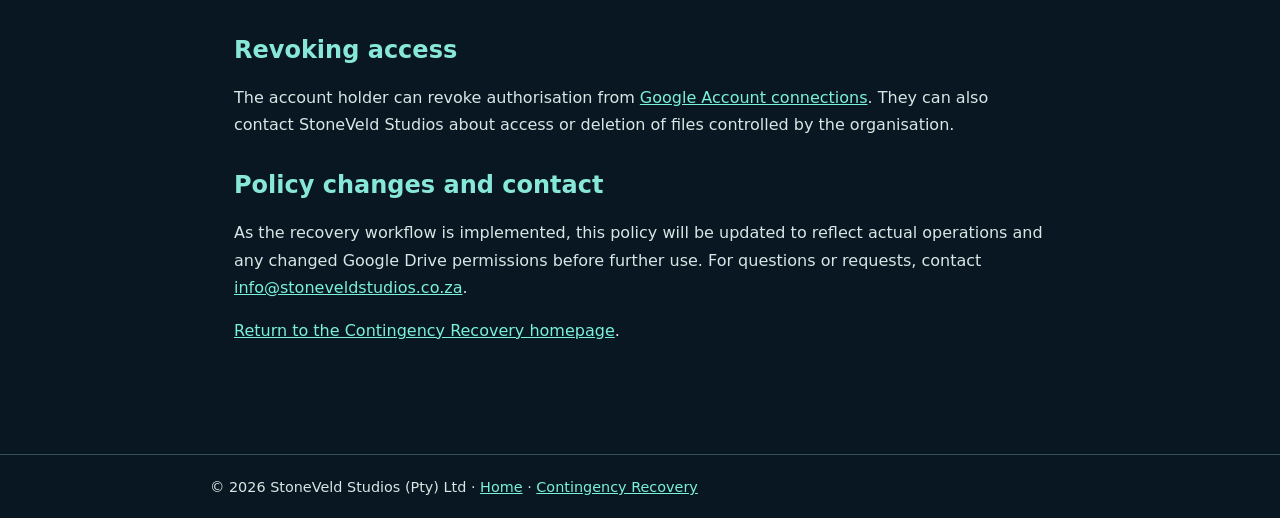
<file: contingency-recovery-privacy.html>
<!doctype html>
<html lang="en"><head><meta charset="utf-8"><meta name="viewport" content="width=device-width, initial-scale=1">
<meta name="description" content="Privacy practices for the private Contingency Recovery Google Drive connection operated by StoneVeld Studios.">
<meta name="robots" content="index,follow"><link rel="canonical" href="https://stoneveldstudios.co.za/contingency-recovery-privacy">
<title>Contingency Recovery Privacy Policy | StoneVeld Studios</title><style>:root{color-scheme:dark}*{box-sizing:border-box}body{margin:0;background:#081721;color:#d6e7e5;font:16px/1.7 system-ui,-apple-system,Segoe UI,sans-serif}a{color:#7bf1dc}a:focus-visible{outline:3px solid #ff8c1a;outline-offset:4px}header,footer{border-color:#34515a;border-style:solid;border-width:0 0 1px;padding:20px max(24px,calc((100vw - 860px)/2))}footer{border-width:1px 0 0;margin-top:44px;font-size:.9rem}header a{text-decoration:none;font-weight:750;color:#7bf1dc}main{max-width:860px;padding:30px 24px 50px;margin:auto}.eyebrow{font-size:.8rem;letter-spacing:.14em;color:#ff8c1a;font-weight:800;text-transform:uppercase}h1,h2{line-height:1.2}h1{font-size:clamp(2rem,5vw,3rem)}h2{margin-top:2rem;color:#87e7d9}.lead{font-size:1.15rem}.panel{border:1px solid #34515a;background:#0e2732;border-radius:10px;padding:16px 22px;margin:24px 0}small{color:#9ab7b7}</style></head>
<body><header><a href="/" aria-label="StoneVeld Studios home">StoneVeld Studios</a> · <a href="/contingency-recovery">Contingency Recovery</a></header>
<main><p class="eyebrow">Contingency Recovery · data practices</p><h1>Privacy Policy</h1>
<p class="lead">This policy explains the Google user data accessed by the private Contingency Recovery connection used by StoneVeld Studios (Pty) Ltd.</p>
<p><small>Effective: 10 November 2026 · Scope: Contingency Recovery OAuth application only</small></p>
<div class="panel"><strong>Current stage:</strong> The Google Drive connection is being configured. No Contingency production backup has been uploaded through this application as of the effective date. Actual deployment practices must be reflected in future policy updates.</div>
<h2>Purpose and authorisation</h2>
<p>This is an internal operator-controlled recovery utility, not a consumer-facing Google integration. The operator explicitly authorises their own Google account through Google's OAuth consent screen. The connection is intended to use rclone with the <code>drive.file</code> scope, limiting its permitted Drive file access to files created or opened through the application. The final permission shown by Google must be checked before authorisation.</p>
<h2>Google user data accessed</h2>
<p>When authorised, rclone can access file contents and metadata permitted by the granted Google Drive scope, including the names, identifiers, sizes and modification times of files it manages. It also holds OAuth credentials and tokens locally to maintain the authorised connection. This utility does not request Google contacts, Gmail messages or calendar data.</p>
<h2>Use of data</h2>
<p>Permitted Google Drive data is used only to upload encrypted Contingency backup archives, inspect the backup files the connection manages, verify transfers, and download backups for recovery tests or restoration. File metadata may be used for inventory and integrity checks. Google user data is not used for advertising, profiling or training artificial intelligence models.</p>
<h2>Storage and protection</h2>
<p>The proposed workflow encrypts backup archives on the operator's machine before transfer using rclone's crypt backend. Google Drive stores the resulting encrypted archives. OAuth configuration and tokens reside on the operator-controlled computer. Encryption and a complete off-machine restoration test must be verified before production uploads begin. Local backup and token access are restricted by operating-system permissions.</p>
<p>We do not disclose Google user data to unrelated parties or sell it. Google processes data as the chosen storage provider; rclone is a locally operated open-source tool. No external AI service receives backup content or OAuth tokens as part of this utility.</p>
<h2>Retention and deletion</h2>
<p>Backup files are retained until the operator intentionally removes them according to the recovery plan; an automated retention policy has not yet been enabled. Removing the OAuth authorisation stops future access, but does not automatically delete files already uploaded. The operator may delete stored backup files separately from Drive, after confirming recovery requirements.</p>
<h2>Revoking access</h2>
<p>The account holder can revoke authorisation from <a href="https://myaccount.google.com/connections">Google Account connections</a>. They can also contact StoneVeld Studios about access or deletion of files controlled by the organisation.</p>
<h2>Policy changes and contact</h2>
<p>As the recovery workflow is implemented, this policy will be updated to reflect actual operations and any changed Google Drive permissions before further use. For questions or requests, contact <a href="mailto:info@stoneveldstudios.co.za?subject=Contingency%20Recovery%20Privacy">info@stoneveldstudios.co.za</a>.</p>
<p><a href="/contingency-recovery">Return to the Contingency Recovery homepage</a>.</p>
</main><footer>© 2026 StoneVeld Studios (Pty) Ltd · <a href="/">Home</a> · <a href="/contingency-recovery">Contingency Recovery</a></footer></body></html>
</file>
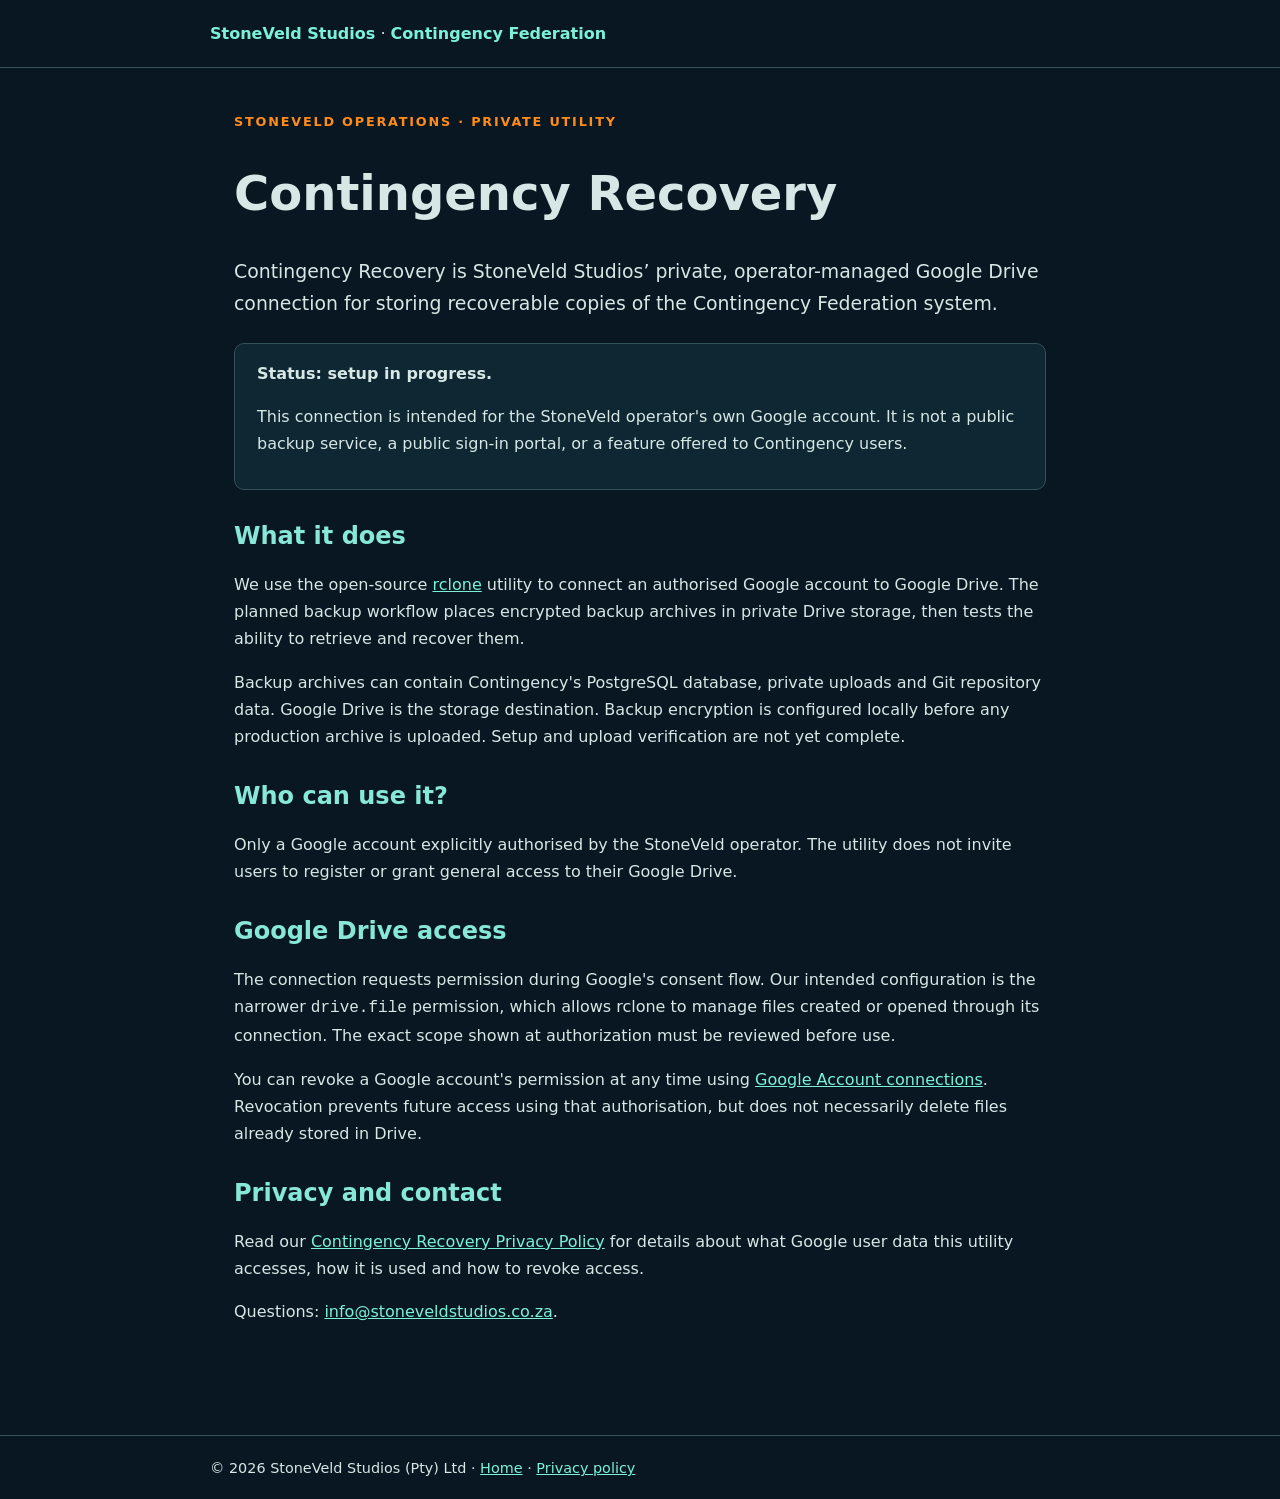
<file: contingency-recovery.html>
<!doctype html>
<html lang="en"><head><meta charset="utf-8"><meta name="viewport" content="width=device-width, initial-scale=1">
<meta name="description" content="Contingency Recovery is a private StoneVeld Studios backup connection using rclone, Google Drive and locally encrypted backup archives.">
<meta name="robots" content="index,follow"><link rel="canonical" href="https://stoneveldstudios.co.za/contingency-recovery">
<title>Contingency Recovery | StoneVeld Studios</title><style>
:root{color-scheme:dark}*{box-sizing:border-box}body{margin:0;background:#081721;color:#d6e7e5;font:16px/1.7 system-ui,-apple-system,Segoe UI,sans-serif}
a{color:#7bf1dc}a:focus-visible{outline:3px solid #ff8c1a;outline-offset:4px}
header,footer{border-color:#34515a;border-style:solid;border-width:0 0 1px;padding:20px max(24px,calc((100vw - 860px)/2))}
footer{border-width:1px 0 0;margin-top:44px;font-size:.9rem}
header a{text-decoration:none;font-weight:750;color:#7bf1dc}main{max-width:860px;padding:30px 24px 50px;margin:auto}
.eyebrow{font-size:.8rem;letter-spacing:.14em;color:#ff8c1a;font-weight:800;text-transform:uppercase}h1,h2{line-height:1.2}h1{font-size:clamp(2rem,5vw,3rem)}h2{margin-top:2rem;color:#87e7d9}
.lead{font-size:1.18rem}.panel{border:1px solid #34515a;background:#0e2732;border-radius:10px;padding:16px 22px;margin:24px 0}
small{color:#9ab7b7}
</style></head>
<body><header><a href="/" aria-label="StoneVeld Studios home">StoneVeld Studios</a> · <a href="/contingency">Contingency Federation</a></header>
<main id="main"><p class="eyebrow">StoneVeld operations · private utility</p>
<h1>Contingency Recovery</h1>
<p class="lead">Contingency Recovery is StoneVeld Studios’ private, operator-managed Google Drive connection for storing recoverable copies of the Contingency Federation system.</p>
<div class="panel"><strong>Status: setup in progress.</strong><p>This connection is intended for the StoneVeld operator's own Google account. It is not a public backup service, a public sign-in portal, or a feature offered to Contingency users.</p></div>
<h2>What it does</h2>
<p>We use the open-source <a href="https://rclone.org/drive/">rclone</a> utility to connect an authorised Google account to Google Drive. The planned backup workflow places encrypted backup archives in private Drive storage, then tests the ability to retrieve and recover them.</p>
<p>Backup archives can contain Contingency's PostgreSQL database, private uploads and Git repository data. Google Drive is the storage destination. Backup encryption is configured locally before any production archive is uploaded. Setup and upload verification are not yet complete.</p>
<h2>Who can use it?</h2><p>Only a Google account explicitly authorised by the StoneVeld operator. The utility does not invite users to register or grant general access to their Google Drive.</p>
<h2>Google Drive access</h2>
<p>The connection requests permission during Google's consent flow. Our intended configuration is the narrower <code>drive.file</code> permission, which allows rclone to manage files created or opened through its connection. The exact scope shown at authorization must be reviewed before use.</p>
<p>You can revoke a Google account's permission at any time using <a href="https://myaccount.google.com/connections">Google Account connections</a>. Revocation prevents future access using that authorisation, but does not necessarily delete files already stored in Drive.</p>
<h2>Privacy and contact</h2><p>Read our <a href="/contingency-recovery-privacy">Contingency Recovery Privacy Policy</a> for details about what Google user data this utility accesses, how it is used and how to revoke access.</p>
<p>Questions: <a href="mailto:info@stoneveldstudios.co.za?subject=Contingency%20Recovery">info@stoneveldstudios.co.za</a>.</p>
</main><footer>© 2026 StoneVeld Studios (Pty) Ltd · <a href="/">Home</a> · <a href="/contingency-recovery-privacy">Privacy policy</a></footer></body></html>
</file>
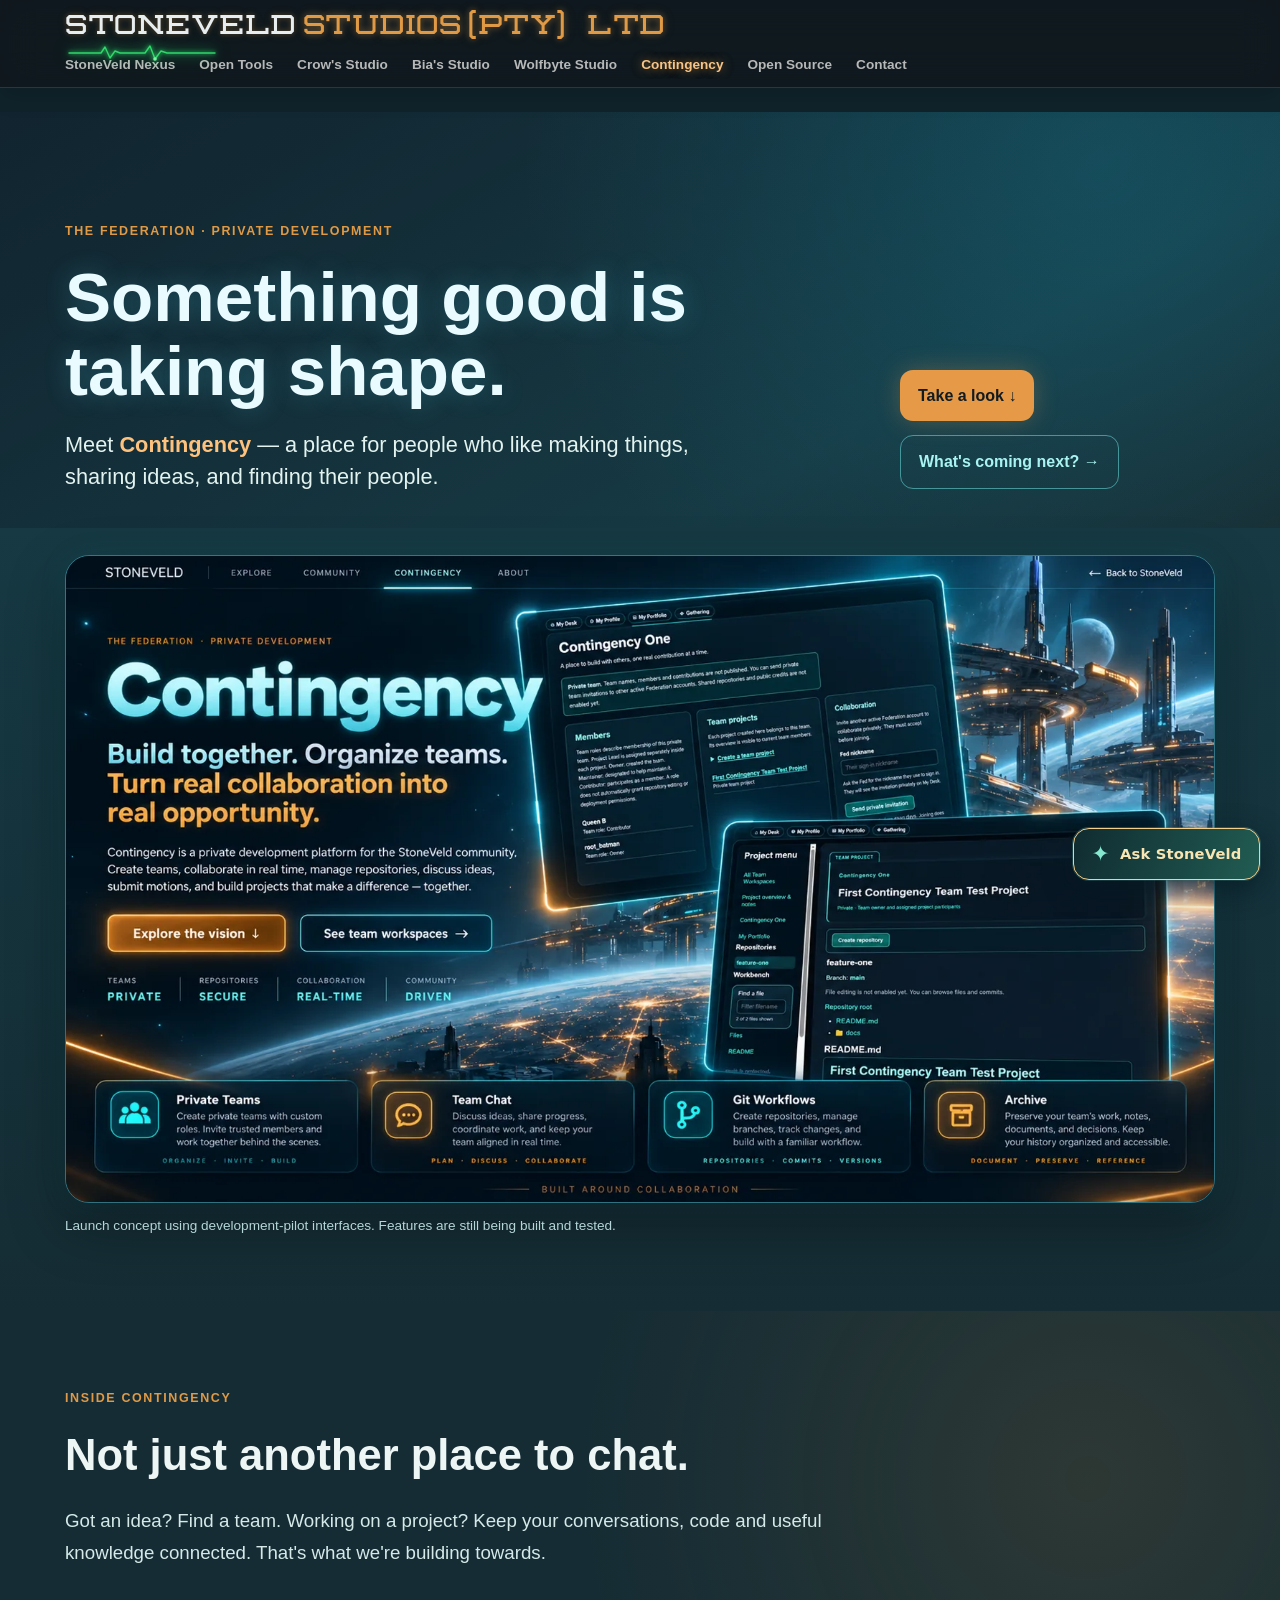
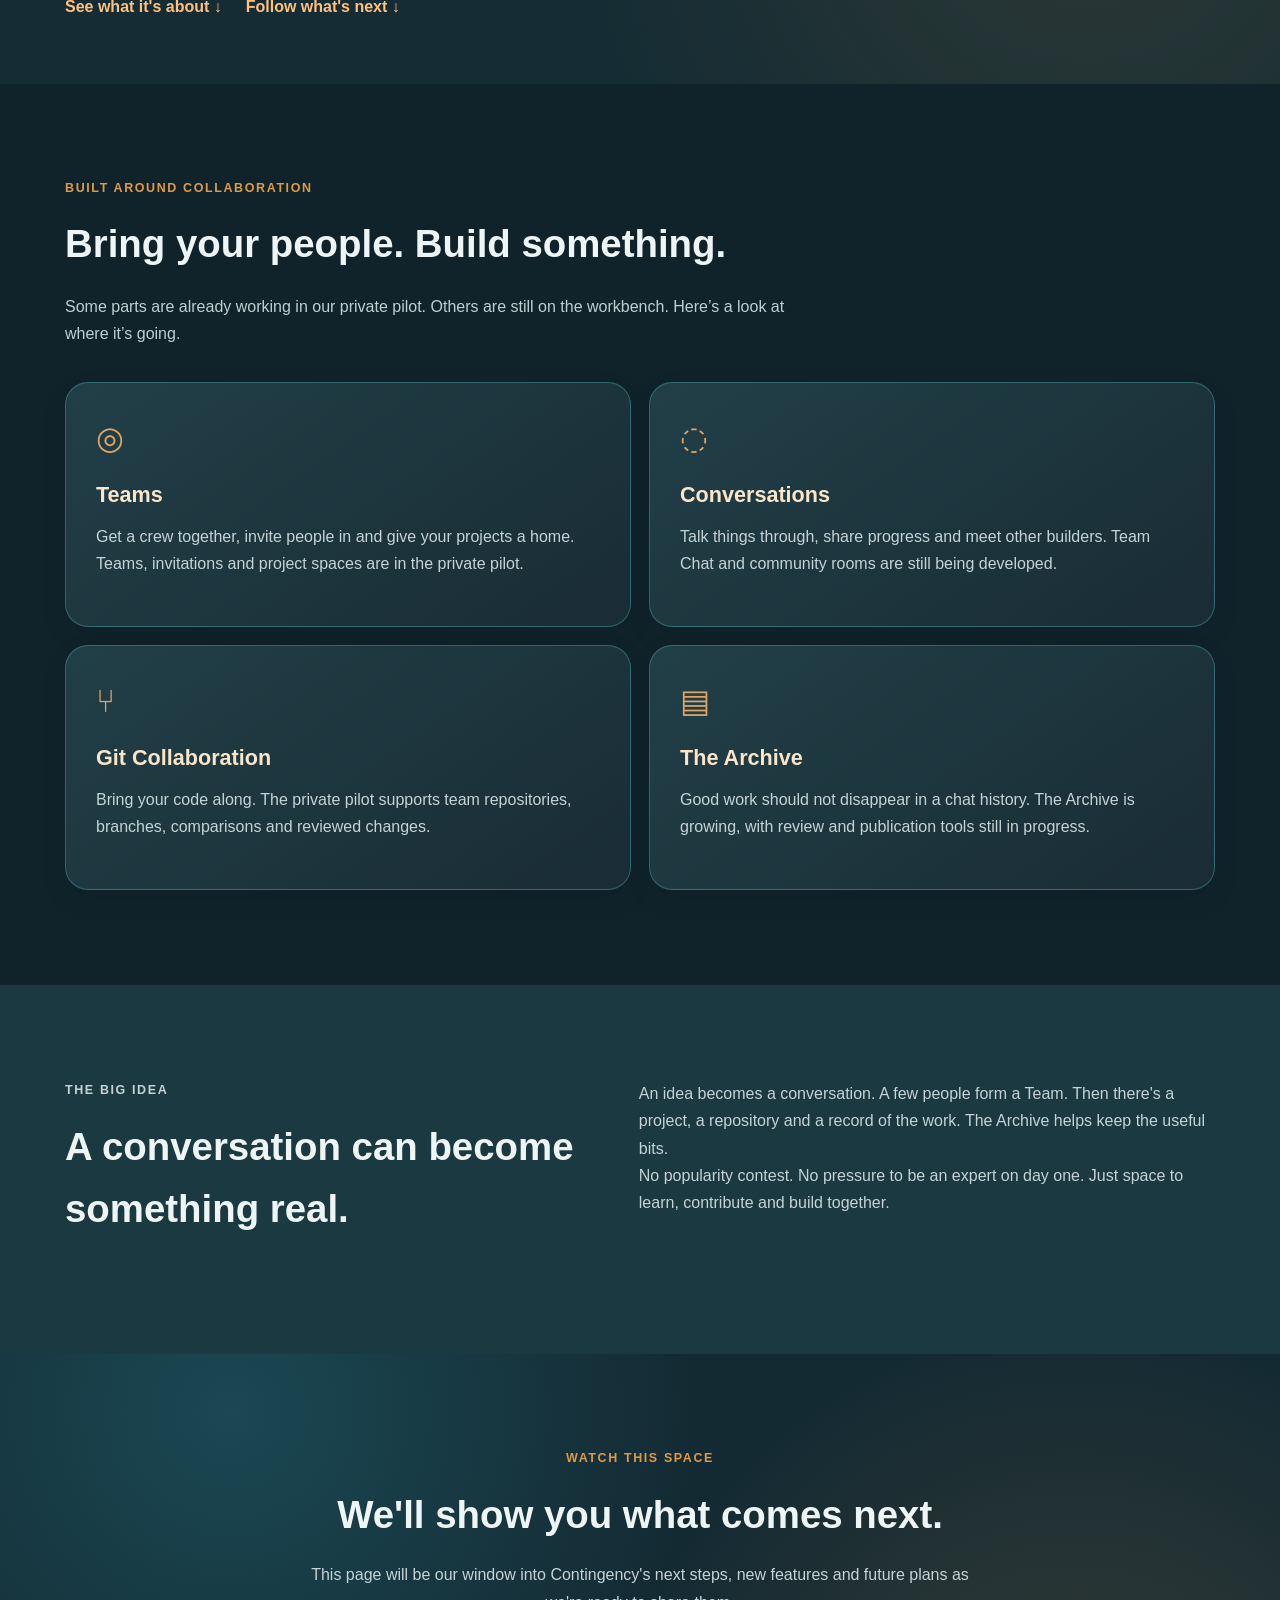
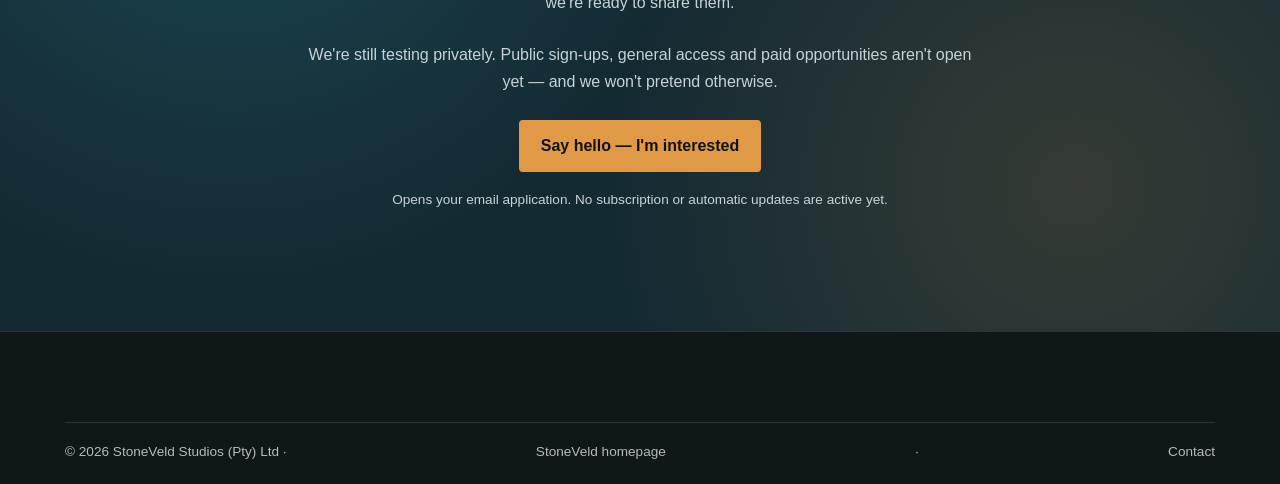
<file: contingency.html>
<!DOCTYPE html>
<html lang="en">
<head>
    <link rel="canonical" href="https://stoneveldstudios.co.za/contingency">
  <meta charset="UTF-8">
  <meta name="viewport" content="width=device-width, initial-scale=1.0">
  <meta name="description" content="Discover Contingency Federation, a collaboration platform in private development at StoneVeld Studios.">
  <title>Contingency Federation — StoneVeld Studios</title>
  <link rel="stylesheet" href="style.css">
<link rel="stylesheet" href="/assistant/bridge.css">
</head>
<body><a href="#main-content" class="skip-link">Skip to main content</a>
  <header class="site-header shared-site-header"><div class="container nav-container"><a href="/" class="logo" aria-label="StoneVeld Studios homepage"><span class="logo-name">StoneVeld</span><span class="logo-studios">Studios</span><span class="logo-studios">(pty) Ltd</span><span class="logo-trace" aria-hidden="true"><svg viewBox="0 0 150 18" preserveAspectRatio="none"><path d="M2 10 H28 L34 10 L38 4 L43 15 L48 8 L53 10 H72 L78 10 L83 3 L88 16 L94 8 L100 10 H148"/><circle cx="88" cy="16" r="1.8"/></svg></span></a><nav class="navigation" aria-label="Main navigation"><a href="/shop">StoneVeld Nexus</a><a href="/open-tools">Open Tools</a><a href="/leon-studio">Crow's Studio</a><a href="/bianca-studio">Bia's Studio</a><a href="/wolfbyte-studio">Wolfbyte Studio</a><a href="/contingency" aria-current="page">Contingency</a><a href="/#open-tools">Open Source</a><a href="/#contact">Contact</a></nav></div></header>
  <main class="fed-landing" id="main-content">
    <section class="fed-launch-intro" aria-labelledby="fed-title">
      <div class="container fed-launch-heading">
        <div><p class="project-tag">THE FEDERATION · PRIVATE DEVELOPMENT</p><h1 id="fed-title">Something good is taking shape.</h1><p>Meet <strong>Contingency</strong> — a place for people who like making things, sharing ideas, and finding their people.</p></div>
        <div class="fed-launch-actions"><a href="#inside-contingency" class="fed-launch-button">Take a look ↓</a><a href="#what-next" class="fed-launch-secondary">What's coming next? →</a></div>
      </div>
    </section>
    <section class="fed-banner-section" aria-label="Contingency promotional preview">
      <div class="container"><figure class="fed-launch-banner"><img src="assets/contingency-launch-preview.webp" alt="Illustrated Contingency launch concept showing Teams, project spaces and Git collaboration in a futuristic setting" width="1600" height="900" fetchpriority="high"><figcaption>Launch concept using development-pilot interfaces. Features are still being built and tested.</figcaption></figure></div>
    </section>
    <section class="fed-showcase" id="inside-contingency" aria-labelledby="inside-title">
      <div class="container"><p class="section-label">INSIDE CONTINGENCY</p><h2 id="inside-title">Not just another place to chat.</h2><p>Got an idea? Find a team. Working on a project? Keep your conversations, code and useful knowledge connected. That's what we're building towards.</p><div class="fed-launch-links"><a href="#how-it-works">See what it's about ↓</a><a href="#what-next">Follow what's next ↓</a></div></div>
    </section>
    <section class="fed-section" id="how-it-works" aria-labelledby="fed-features-title">
      <div class="container">
        <p class="section-label">BUILT AROUND COLLABORATION</p>
        <h2 id="fed-features-title">Bring your people. Build something.</h2>
        <p class="fed-section-intro">Some parts are already working in our private pilot. Others are still on the workbench. Here’s a look at where it’s going.</p>
        <div class="fed-feature-grid">
          <article class="fed-feature"><span class="fed-symbol" aria-hidden="true">◎</span><h3>Teams</h3><p>Get a crew together, invite people in and give your projects a home. Teams, invitations and project spaces are in the private pilot.</p></article>
          <article class="fed-feature"><span class="fed-symbol" aria-hidden="true">◌</span><h3>Conversations</h3><p>Talk things through, share progress and meet other builders. Team Chat and community rooms are still being developed.</p></article>
          <article class="fed-feature"><span class="fed-symbol" aria-hidden="true">⑂</span><h3>Git Collaboration</h3><p>Bring your code along. The private pilot supports team repositories, branches, comparisons and reviewed changes.</p></article>
          <article class="fed-feature"><span class="fed-symbol" aria-hidden="true">▤</span><h3>The Archive</h3><p>Good work should not disappear in a chat history. The Archive is growing, with review and publication tools still in progress.</p></article>
        </div>
      </div>
    </section>
    <section class="fed-section fed-journey" aria-labelledby="fed-journey-title">
      <div class="container fed-journey-layout"><div><p class="section-label">THE BIG IDEA</p><h2 id="fed-journey-title">A conversation can become something real.</h2></div><div><p>An idea becomes a conversation. A few people form a Team. Then there's a project, a repository and a record of the work. The Archive helps keep the useful bits.</p><p>No popularity contest. No pressure to be an expert on day one. Just space to learn, contribute and build together.</p></div></div>
    </section>
    <section class="fed-section fed-status-section" id="what-next" aria-labelledby="fed-status-title">
      <div class="container fed-status-inner"><p class="section-label">WATCH THIS SPACE</p><h2 id="fed-status-title">We'll show you what comes next.</h2><p>This page will be our window into Contingency's next steps, new features and future plans as we're ready to share them.</p><p>We're still testing privately. Public sign-ups, general access and paid opportunities aren't open yet — and we won't pretend otherwise.</p><a href="mailto:info@stoneveldstudios.co.za?subject=Interest%20in%20Contingency%20Federation" class="button button-primary">Say hello — I'm interested</a><p class="fed-interest-note">Opens your email application. No subscription or automatic updates are active yet.</p></div>
    </section>
  </main>
  <footer class="site-footer modern-footer"><div class="container footer-bottom">© 2026 StoneVeld Studios (Pty) Ltd · <a href="/">StoneVeld homepage</a> · <a href="mailto:info@stoneveldstudios.co.za">Contact</a></div></footer>
<script type="module" src="/assistant/bridge.js"></script>
</body>
</html>
</file>
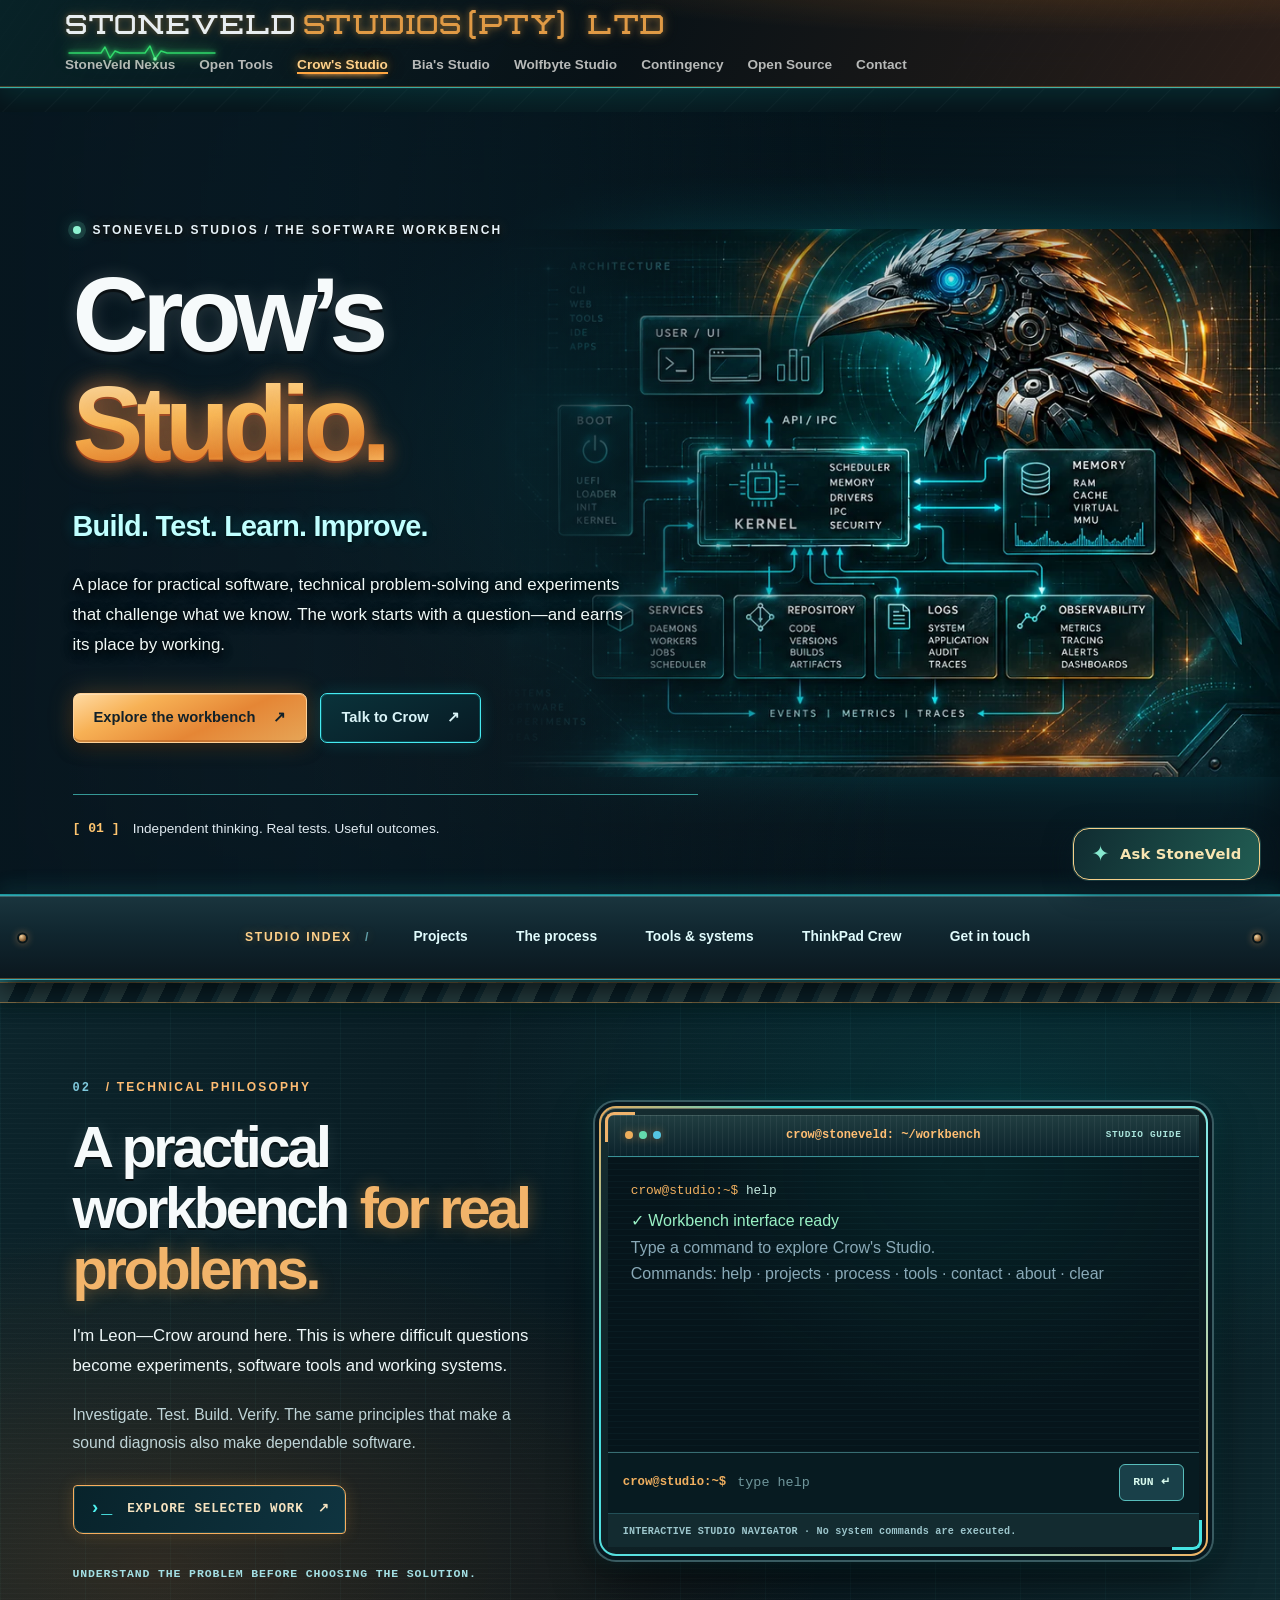
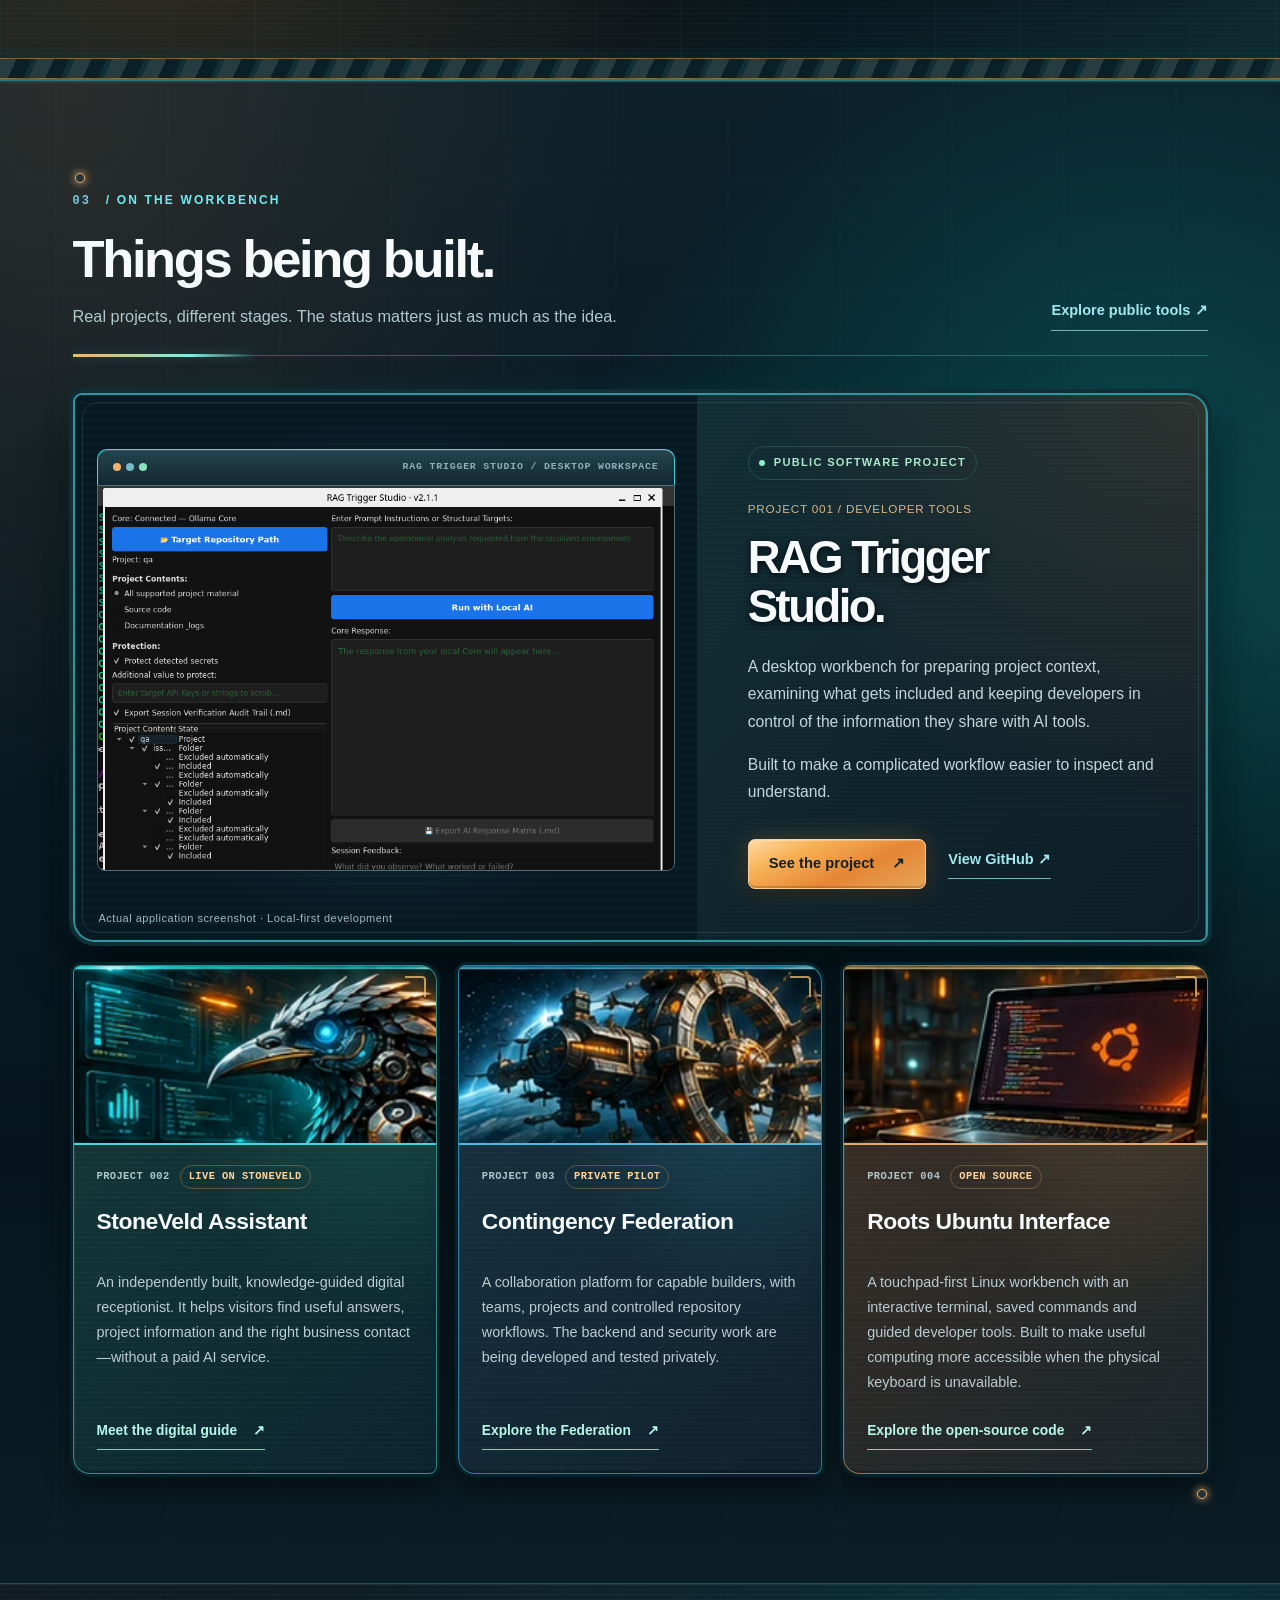
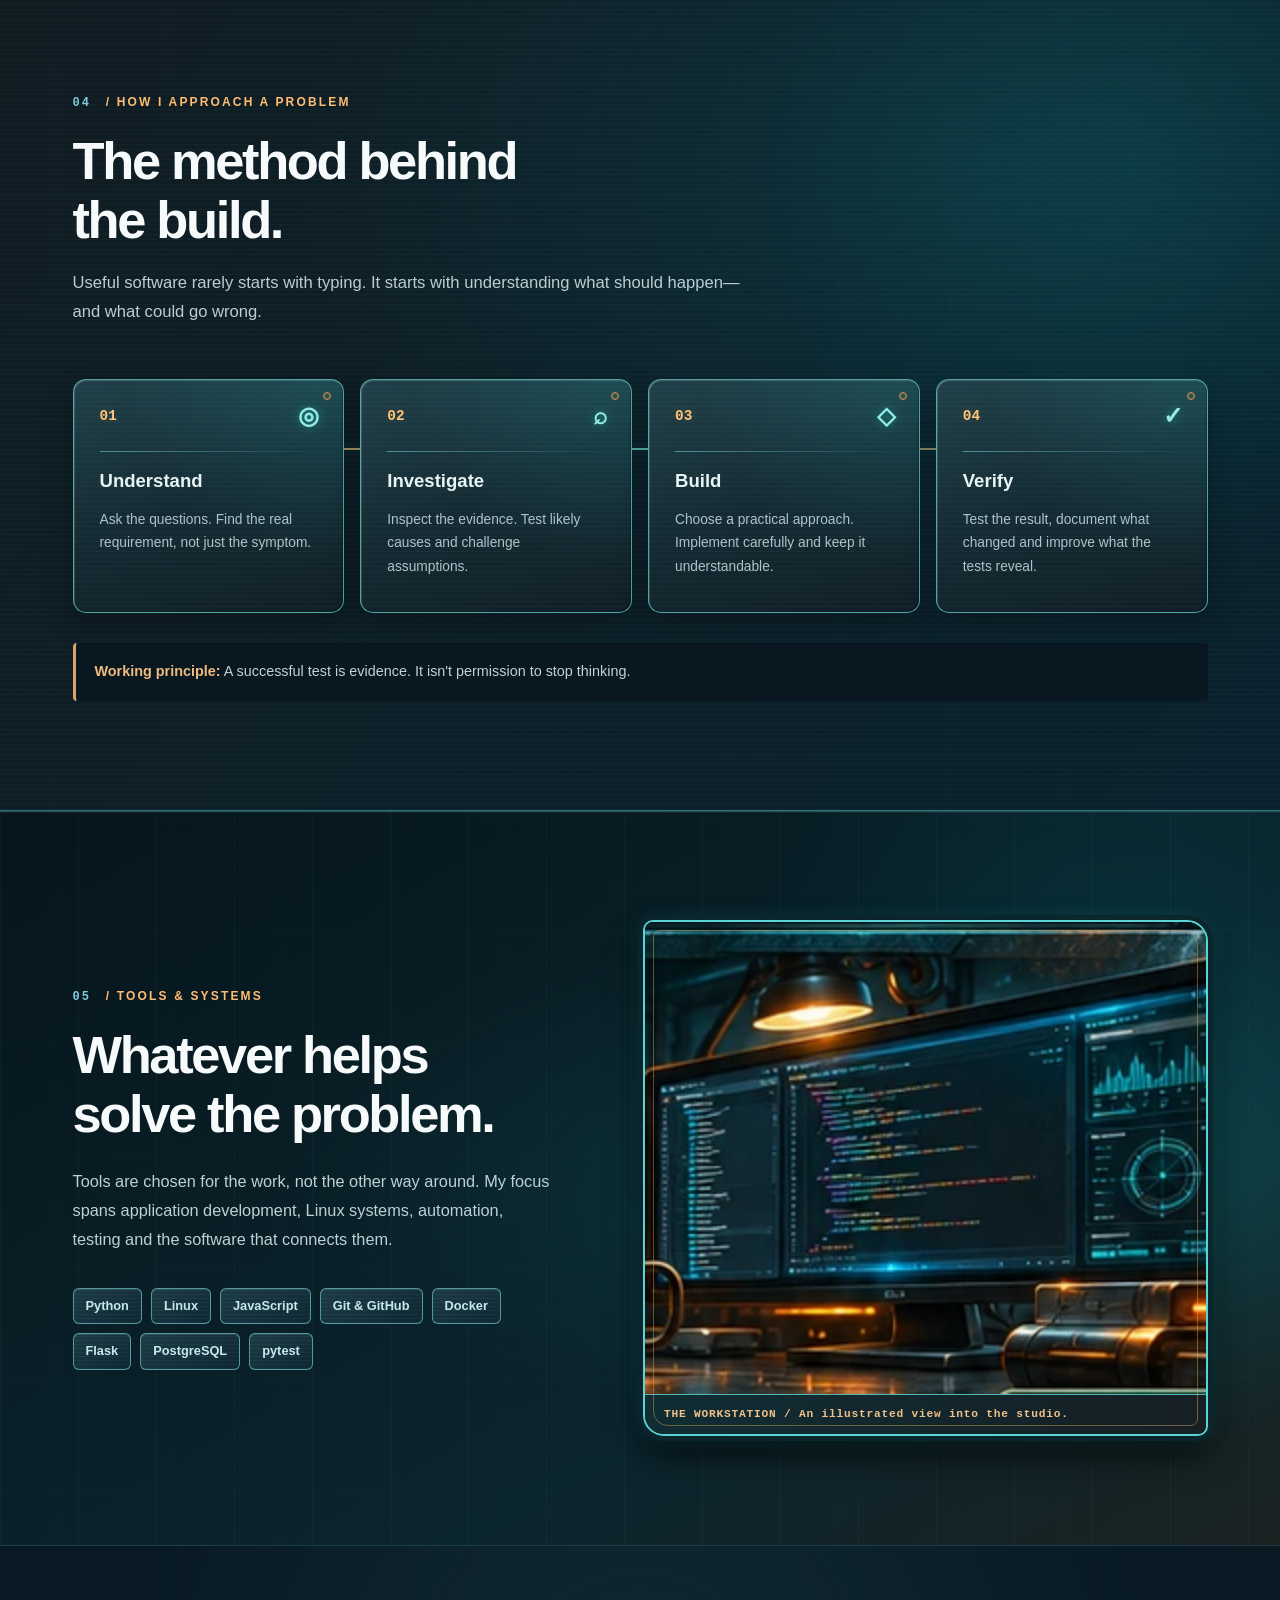
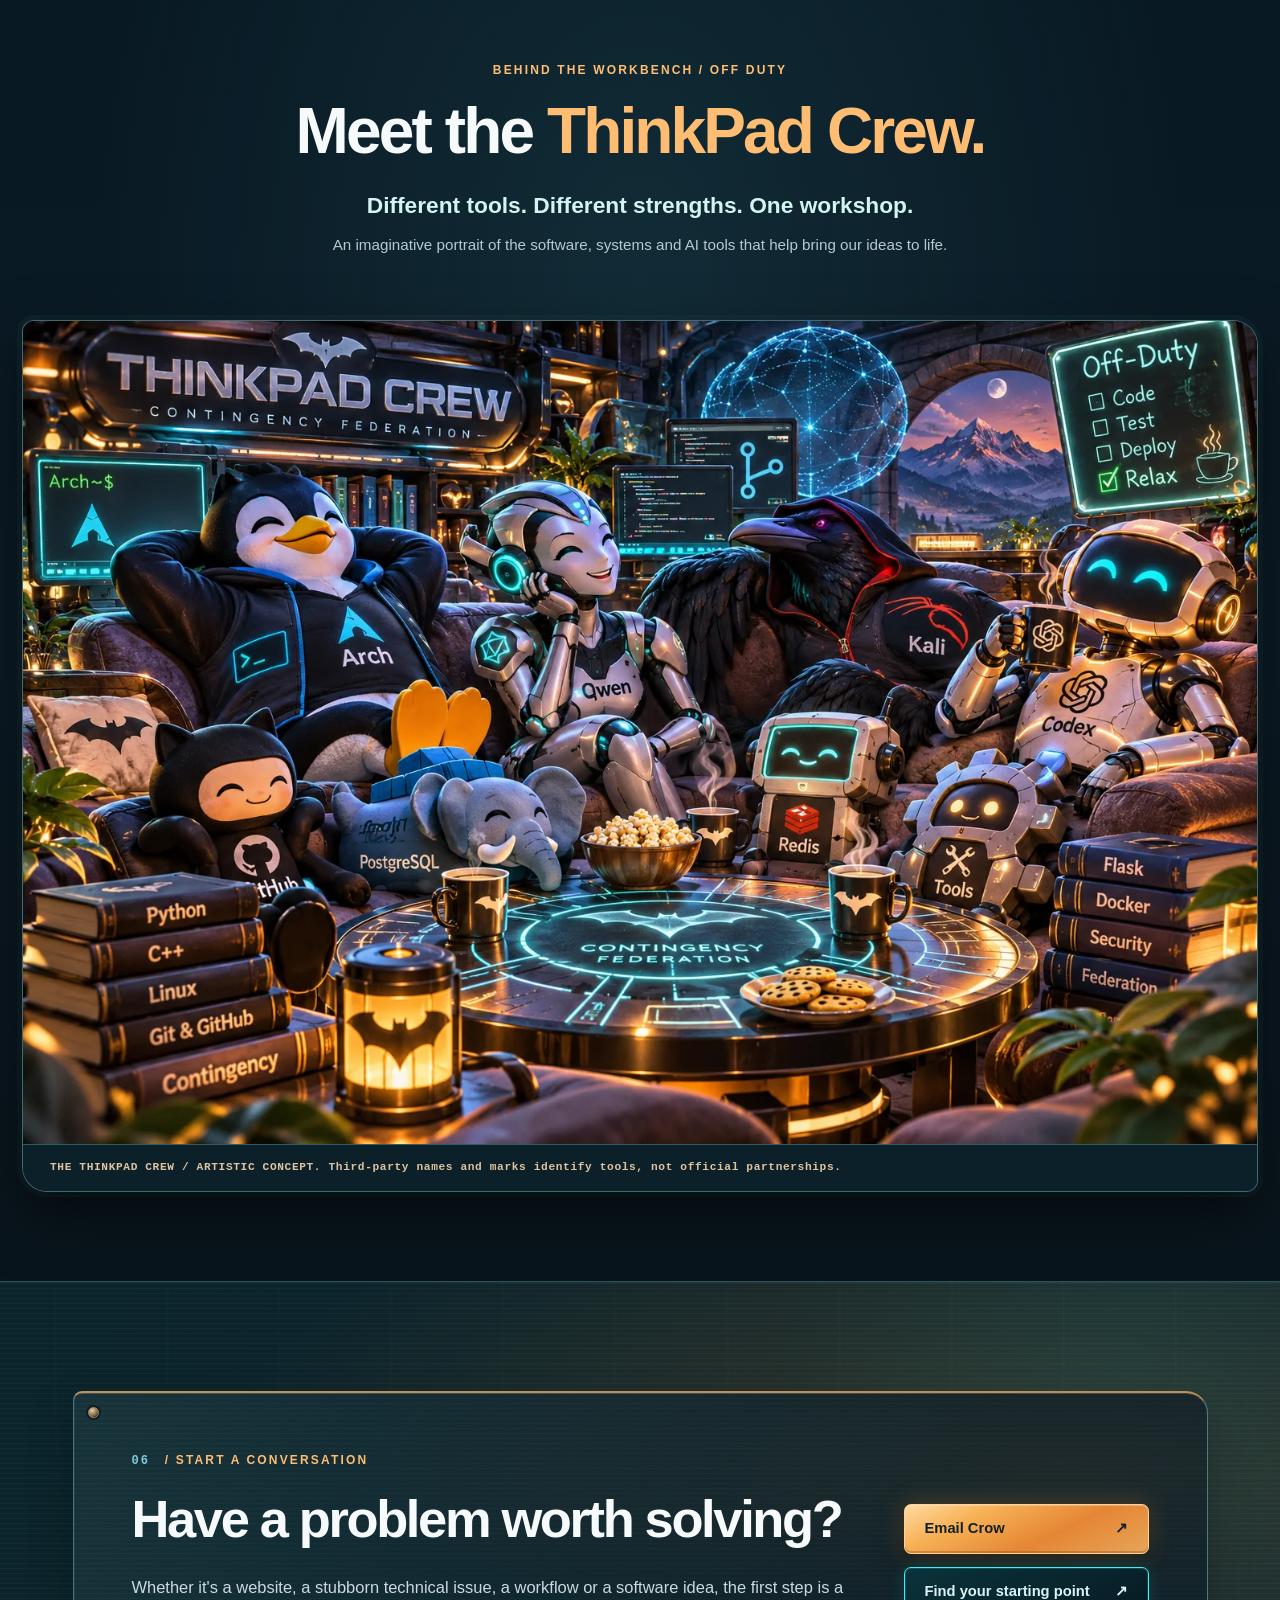
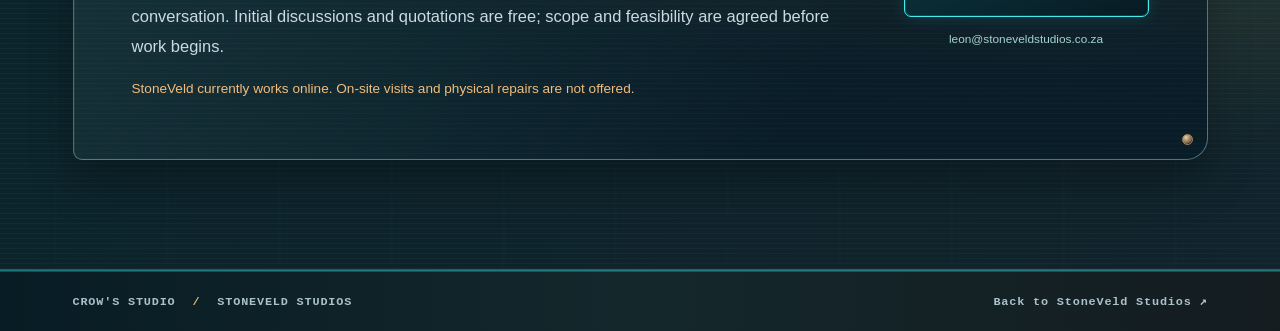
<file: leon-studio.html>
<!DOCTYPE html>
<html lang="en">
<head>
    <link rel="canonical" href="https://stoneveldstudios.co.za/leon-studio">
  <meta charset="UTF-8">
    <meta name="description" content="Explore Crow’s Studio at StoneVeld Studios: developer tools, experimental systems, software engineering and practical projects.">
  <meta name="viewport" content="width=device-width, initial-scale=1.0">
  <title>Crow's Studio — StoneVeld Studios</title>
  <link rel="stylesheet" href="style.css">
  <link rel="stylesheet" href="crow-studio.css?v=20261107-crew-preview">
<link rel="stylesheet" href="/assistant/bridge.css">
</head>
<body><a href="#main-content" class="skip-link">Skip to main content</a>
  <header class="site-header shared-site-header"><div class="container nav-container"><a href="/" class="logo" aria-label="StoneVeld Studios homepage"><span class="logo-name">StoneVeld</span><span class="logo-studios">Studios</span><span class="logo-studios">(pty) Ltd</span><span class="logo-trace" aria-hidden="true"><svg viewBox="0 0 150 18" preserveAspectRatio="none"><path d="M2 10 H28 L34 10 L38 4 L43 15 L48 8 L53 10 H72 L78 10 L83 3 L88 16 L94 8 L100 10 H148"/><circle cx="88" cy="16" r="1.8"/></svg></span></a><nav class="navigation" aria-label="Main navigation"><a href="/shop">StoneVeld Nexus</a><a href="/open-tools">Open Tools</a><a href="/leon-studio" aria-current="page">Crow's Studio</a><a href="/bianca-studio">Bia's Studio</a><a href="/wolfbyte-studio">Wolfbyte Studio</a><a href="/contingency">Contingency</a><a href="/#open-tools">Open Source</a><a href="/#contact">Contact</a></nav></div></header>
  <main class="leon-page crow-studio" id="main-content">
  <section class="leon-hero crow-hero" aria-labelledby="crow-title">
    <div class="crow-hero-inner">
      <p class="crow-kicker"><span class="crow-live-dot" aria-hidden="true"></span> STONEVELD STUDIOS / THE SOFTWARE WORKBENCH</p>
      <h1 id="crow-title">Crow’s <span>Studio.</span></h1>
      <p class="crow-hero-line">Build. Test. Learn. Improve.</p>
      <p class="crow-hero-intro">A place for practical software, technical problem-solving and experiments that challenge what we know. The work starts with a question—and earns its place by working.</p>
      <div class="crow-hero-actions">
        <a href="#the-workbench" class="crow-btn crow-btn-primary">Explore the workbench <span aria-hidden="true">↗</span></a>
        <a href="#contact-crow" class="crow-btn crow-btn-quiet">Talk to Crow <span aria-hidden="true">↗</span></a>
      </div>
      <div class="crow-hero-note"><span class="crow-mini-bracket" aria-hidden="true">[ 01 ]</span> Independent thinking. Real tests. Useful outcomes.</div>
    </div>
  </section>

  <nav class="crow-section-nav" aria-label="Explore Crow's Studio">
    <span class="crow-section-nav-title">STUDIO INDEX <span aria-hidden="true">/</span></span>
    <a href="#the-workbench">Projects</a>
    <a href="#how-i-work">The process</a>
    <a href="#tools-and-systems">Tools & systems</a>
    <a href="#thinkpad-crew">ThinkPad Crew</a>
    <a href="#contact-crow">Get in touch</a>
  </nav>

  <section class="crow-command-section crow-section" id="the-terminal" aria-labelledby="crow-terminal-title">
    <div class="crow-shell crow-command-grid">
      <div class="crow-command-story">
        <p class="crow-eyebrow"><span>02</span> / TECHNICAL PHILOSOPHY</p>
        <h2 id="crow-terminal-title">A practical workbench <em>for real problems.</em></h2>
        <p class="crow-command-lead">I'm Leon—Crow around here. This is where difficult questions become experiments, software tools and working systems.</p>
        <p>Investigate. Test. Build. Verify. The same principles that make a sound diagnosis also make dependable software.</p>
        <a class="crow-console-shortcut" href="#the-workbench"><span aria-hidden="true">›_</span> EXPLORE SELECTED WORK <span aria-hidden="true">↗</span></a>
        <p class="crow-command-caption">UNDERSTAND THE PROBLEM BEFORE CHOOSING THE SOLUTION.</p>
      </div>
      <div class="crow-terminal" aria-label="Crow's interactive studio terminal">
        <div class="crow-terminal-head">
          <span class="crow-terminal-lights" aria-hidden="true"><i></i><i></i><i></i></span>
          <span class="crow-terminal-title">crow@stoneveld: ~/workbench</span>
          <span class="crow-terminal-indicator">STUDIO GUIDE</span>
        </div>
        <div class="crow-terminal-screen" id="crow-terminal-output" role="log" aria-live="polite" aria-relevant="additions">
          <p class="crow-cli-line"><span class="crow-cli-prompt">crow@studio:~$</span> help</p>
          <p class="crow-cli-success">✓  Workbench interface ready</p>
          <p class="crow-cli-dim">Type a command to explore Crow's Studio.</p>
          <p class="crow-cli-dim">Commands: help · projects · process · tools · contact · about · clear</p>
        </div>
        <form class="crow-terminal-form" id="crow-terminal-form" autocomplete="off">
          <label for="crow-terminal-input" class="crow-cli-prompt">crow@studio:~$</label>
          <input id="crow-terminal-input" type="text" name="command" maxlength="48" placeholder="type help" spellcheck="false" aria-describedby="crow-terminal-disclaimer">
          <button type="submit" aria-label="Enter studio terminal command">RUN <span aria-hidden="true">↵</span></button>
        </form>
        <p class="crow-terminal-foot" id="crow-terminal-disclaimer">INTERACTIVE STUDIO NAVIGATOR · No system commands are executed.</p>
      </div>
    </div>
  </section>

  <section class="crow-projects-section crow-section" id="the-workbench" aria-labelledby="crow-work-title">
    <div class="crow-shell">
      <div class="crow-heading-row">
        <div>
          <p class="crow-eyebrow"><span>03</span> / ON THE WORKBENCH</p>
          <h2 id="crow-work-title">Things being built.</h2>
          <p>Real projects, different stages. The status matters just as much as the idea.</p>
        </div>
        <a class="crow-inline-link" href="/open-tools">Explore public tools <span aria-hidden="true">↗</span></a>
      </div>

      <article class="crow-feature-project">
        <div class="crow-feature-visual">
          <div class="crow-feature-windowbar"><span class="crow-window-dots" aria-hidden="true"><i></i><i></i><i></i></span><span>RAG TRIGGER STUDIO / DESKTOP WORKSPACE</span></div>
          <img src="assets/Screenshot%20RAG_Trigger_Studio_2026-10-02%20015248.png" width="899" height="752" loading="lazy" alt="Screenshot of the RAG Trigger Studio desktop interface">
          <span class="crow-visual-caption">Actual application screenshot · Local-first development</span>
        </div>
        <div class="crow-feature-copy">
          <span class="crow-project-status"><span aria-hidden="true" class="crow-status-indicator"></span> PUBLIC SOFTWARE PROJECT</span>
          <p class="crow-project-serial">PROJECT 001 / DEVELOPER TOOLS</p>
          <h3>RAG Trigger<br>Studio.</h3>
          <p>A desktop workbench for preparing project context, examining what gets included and keeping developers in control of the information they share with AI tools.</p>
          <p class="crow-project-subtext">Built to make a complicated workflow easier to inspect and understand.</p>
          <div class="crow-project-actions">
            <a href="/open-tools" class="crow-btn crow-btn-primary">See the project <span aria-hidden="true">↗</span></a>
            <a href="https://github.com/StoneVeld-Studios/RAG_Trigger_Studio" class="crow-text-link" target="_blank" rel="noopener noreferrer">View GitHub <span aria-hidden="true">↗</span></a>
          </div>
        </div>
      </article>

      <div class="crow-project-grid">
        <article class="crow-project-card crow-project-card-assistant">
          <figure class="crow-project-visual"><img src="assets/crow-project-assistant.webp" width="320" height="124" loading="lazy" alt="Concept illustration of the cybernetic crow alongside an engineering software console"></figure>
          <div class="crow-card-top"><span>PROJECT 002</span><span class="crow-card-state">LIVE ON STONEVELD</span></div>
          <h3>StoneVeld Assistant</h3>
          <p>An independently built, knowledge-guided digital receptionist. It helps visitors find useful answers, project information and the right business contact—without a paid AI service.</p>
          <a href="/start-here" class="crow-card-link">Meet the digital guide <span aria-hidden="true">↗</span></a>
        </article>
        <article class="crow-project-card crow-project-card-fed">
          <figure class="crow-project-visual"><img src="assets/crow-project-federation.webp" width="320" height="124" loading="lazy" alt="Concept illustration of an orbital engineering station representing Federation collaboration"></figure>
          <div class="crow-card-top"><span>PROJECT 003</span><span class="crow-card-state">PRIVATE PILOT</span></div>
          <h3>Contingency Federation</h3>
          <p>A collaboration platform for capable builders, with teams, projects and controlled repository workflows. The backend and security work are being developed and tested privately.</p>
          <a href="/contingency" class="crow-card-link">Explore the Federation <span aria-hidden="true">↗</span></a>
        </article>
        <article class="crow-project-card crow-project-card-roots">
          <figure class="crow-project-visual"><img src="assets/crow-project-roots.webp" width="320" height="124" loading="lazy" alt="Concept illustration of a Linux development laptop in an illuminated workshop"></figure>
          <div class="crow-card-top"><span>PROJECT 004</span><span class="crow-card-state">OPEN SOURCE</span></div>
          <h3>Roots Ubuntu Interface</h3>
          <p>A touchpad-first Linux workbench with an interactive terminal, saved commands and guided developer tools. Built to make useful computing more accessible when the physical keyboard is unavailable.</p>
          <a href="https://github.com/Root-Law/Roots-Ubuntu-interface" class="crow-card-link" target="_blank" rel="noopener noreferrer">Explore the open-source code <span aria-hidden="true">↗</span></a>
        </article>
      </div>
    </div>
  </section>

  <section class="crow-method-section crow-section" id="how-i-work" aria-labelledby="crow-method-title">
    <div class="crow-shell">
      <div class="crow-method-heading">
        <p class="crow-eyebrow"><span>04</span> / HOW I APPROACH A PROBLEM</p>
        <h2 id="crow-method-title">The method behind<br>the build.</h2>
        <p>Useful software rarely starts with typing. It starts with understanding what should happen—and what could go wrong.</p>
      </div>
      <ol class="crow-method-grid">
        <li><span class="crow-method-symbol" aria-hidden="true">◎</span><span class="crow-method-count">01</span><h3>Understand</h3><p>Ask the questions. Find the real requirement, not just the symptom.</p></li>
        <li><span class="crow-method-symbol" aria-hidden="true">⌕</span><span class="crow-method-count">02</span><h3>Investigate</h3><p>Inspect the evidence. Test likely causes and challenge assumptions.</p></li>
        <li><span class="crow-method-symbol" aria-hidden="true">◇</span><span class="crow-method-count">03</span><h3>Build</h3><p>Choose a practical approach. Implement carefully and keep it understandable.</p></li>
        <li><span class="crow-method-symbol" aria-hidden="true">✓</span><span class="crow-method-count">04</span><h3>Verify</h3><p>Test the result, document what changed and improve what the tests reveal.</p></li>
      </ol>
      <div class="crow-method-bottom">
        <p><strong>Working principle:</strong> A successful test is evidence. It isn't permission to stop thinking.</p>
      </div>
    </div>
  </section>

  <section class="crow-systems-section crow-section" id="tools-and-systems" aria-labelledby="crow-systems-title">
    <div class="crow-shell crow-systems-grid">
      <div class="crow-systems-heading">
        <p class="crow-eyebrow"><span>05</span> / TOOLS & SYSTEMS</p>
        <h2 id="crow-systems-title">Whatever helps solve the problem.</h2>
        <p>Tools are chosen for the work, not the other way around. My focus spans application development, Linux systems, automation, testing and the software that connects them.</p>
        <div class="crow-tech-tags" aria-label="Technologies used in studio projects">
          <span>Python</span><span>Linux</span><span>JavaScript</span><span>Git & GitHub</span>
          <span>Docker</span><span>Flask</span><span>PostgreSQL</span><span>pytest</span>
        </div>
      </div>
      <figure class="crow-tools-art">
        <img src="assets/crow-tools-workstation.webp" width="832" height="472" loading="lazy" alt="Concept illustration of a workshop computer with code, diagnostics screens, warm desk lighting and a crow emblem mug">
        <figcaption>THE WORKSTATION / An illustrated view into the studio.</figcaption>
      </figure>
    </div>
  </section>


  <section class="crow-crew-section" id="thinkpad-crew" aria-labelledby="crow-crew-title">
    <div class="crow-shell crow-crew-heading">
      <p class="crow-eyebrow">BEHIND THE WORKBENCH / OFF DUTY</p>
      <h2 id="crow-crew-title">Meet the <span>ThinkPad Crew.</span></h2>
      <p class="crow-crew-line">Different tools. Different strengths. One workshop.</p>
      <p class="crow-crew-description">An imaginative portrait of the software, systems and AI tools that help bring our ideas to life.</p>
    </div>
    <figure class="crow-crew-art">
      <img src="assets/thinkpad-crew-off-duty-lounge.webp" width="1536" height="1024" loading="lazy" decoding="async" alt="Illustrated ThinkPad Crew relaxing together in a warmly lit digital lounge: Arch, Qwen, Kali, Codex, GitHub, PostgreSQL, Redis and other friendly developer tools.">
      <figcaption>THE THINKPAD CREW / ARTISTIC CONCEPT. Third-party names and marks identify tools, not official partnerships.</figcaption>
    </figure>
  </section>

  <section class="crow-contact-section crow-section" id="contact-crow" aria-labelledby="crow-contact-title">
    <div class="crow-shell crow-contact-inner">
      <div>
        <p class="crow-eyebrow"><span>06</span> / START A CONVERSATION</p>
        <h2 id="crow-contact-title">Have a problem worth solving?</h2>
        <p>Whether it's a website, a stubborn technical issue, a workflow or a software idea, the first step is a conversation. Initial discussions and quotations are free; scope and feasibility are agreed before work begins.</p>
        <p class="crow-contact-note">StoneVeld currently works online. On-site visits and physical repairs are not offered.</p>
      </div>
      <div class="crow-contact-actions">
        <a class="crow-btn crow-btn-primary" href="mailto:leon@stoneveldstudios.co.za?subject=Enquiry%20for%20Crow%27s%20Studio">Email Crow <span aria-hidden="true">↗</span></a>
        <a class="crow-btn crow-btn-quiet" href="/start-here">Find your starting point <span aria-hidden="true">↗</span></a>
        <span class="crow-contact-email">leon@stoneveldstudios.co.za</span>
      </div>
    </div>
  </section>
  <footer class="crow-studio-footer">
    <div class="crow-shell"><span>CROW'S STUDIO <i aria-hidden="true">/</i> STONEVELD STUDIOS</span><a href="/">Back to StoneVeld Studios <span aria-hidden="true">↗</span></a></div>
  </footer>
</main>
<script defer src="crow-studio-terminal.js"></script>
<script type="module" src="/assistant/bridge.js"></script>
</body>
</html>
</file>
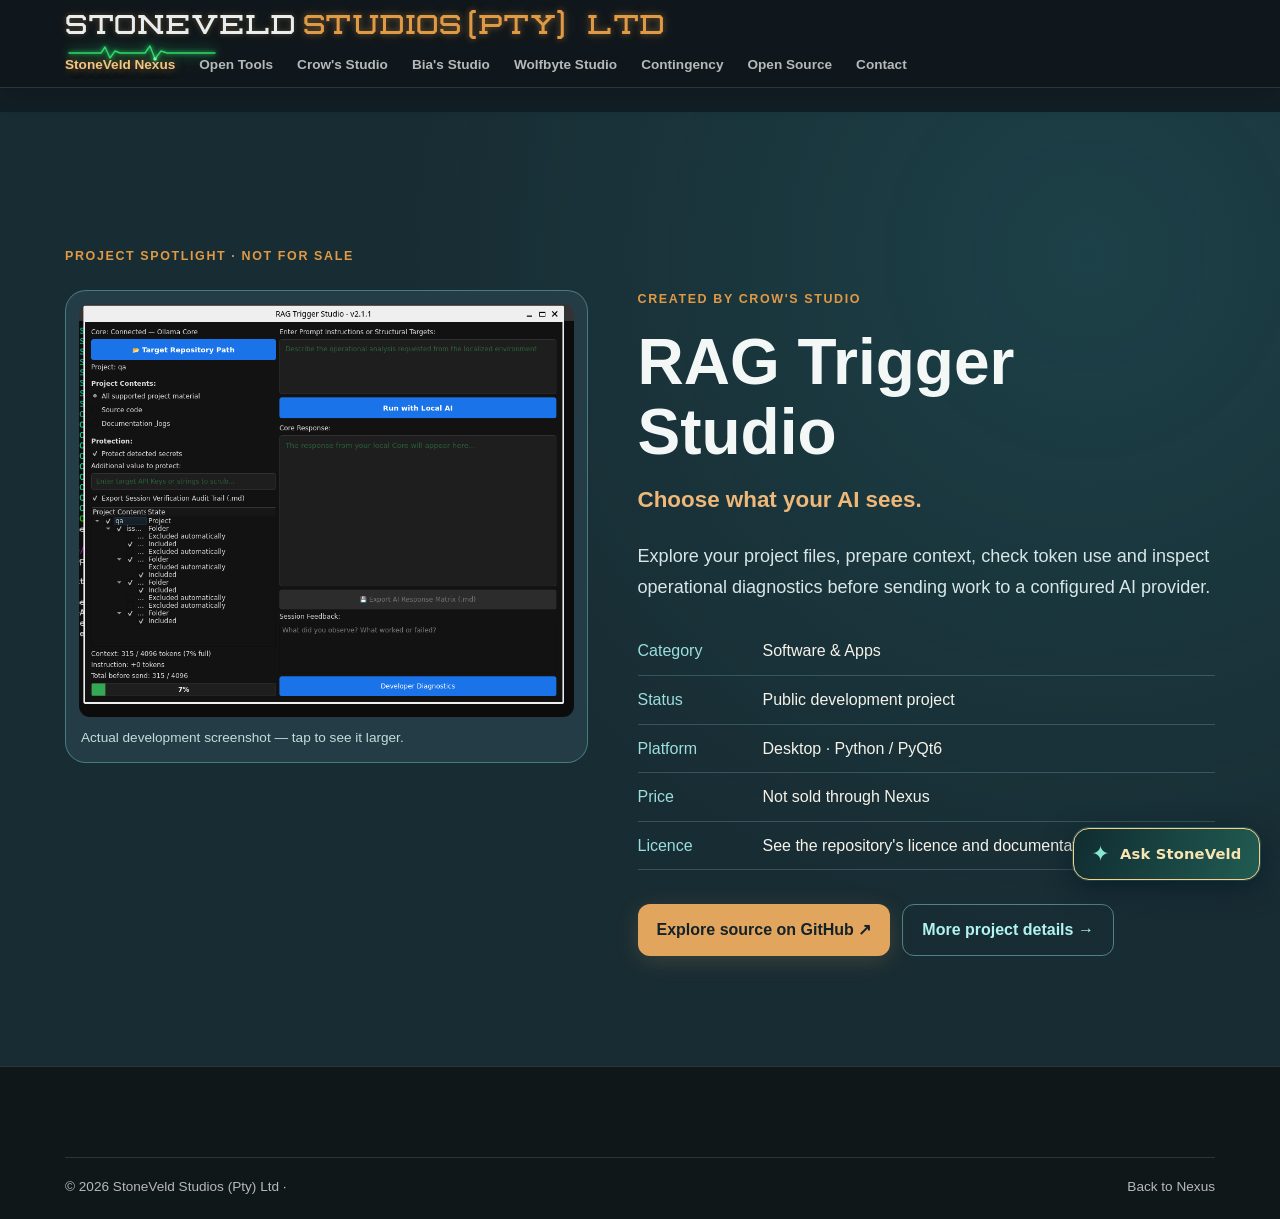
<file: nexus-rag.html>
<!DOCTYPE html><html lang="en"><head>
    <link rel="canonical" href="https://stoneveldstudios.co.za/nexus-rag"><meta charset="UTF-8"><meta name="viewport" content="width=device-width,initial-scale=1"><meta name="description" content="Explore RAG Trigger Studio, a StoneVeld Studios development project."><title>RAG Trigger Studio — StoneVeld Nexus</title><link rel="stylesheet" href="style.css"><link rel="stylesheet" href="/assistant/bridge.css">
</head><body><a href="#main-content" class="skip-link">Skip to main content</a><header class="site-header shared-site-header"><div class="container nav-container"><a href="/" class="logo" aria-label="StoneVeld Studios homepage"><span class="logo-name">StoneVeld</span><span class="logo-studios">Studios</span><span class="logo-studios">(pty) Ltd</span><span class="logo-trace" aria-hidden="true"><svg viewBox="0 0 150 18" preserveAspectRatio="none"><path d="M2 10 H28 L34 10 L38 4 L43 15 L48 8 L53 10 H72 L78 10 L83 3 L88 16 L94 8 L100 10 H148"/><circle cx="88" cy="16" r="1.8"/></svg></span></a><nav class="navigation" aria-label="Main navigation"><a href="/shop" aria-current="page">StoneVeld Nexus</a><a href="/open-tools">Open Tools</a><a href="/leon-studio">Crow's Studio</a><a href="/bianca-studio">Bia's Studio</a><a href="/wolfbyte-studio">Wolfbyte Studio</a><a href="/contingency">Contingency</a><a href="/#open-tools">Open Source</a><a href="/#contact">Contact</a></nav></div></header><main class="nexus-page" id="main-content"><section class="nexus-product"><div class="container"><p class="section-label">PROJECT SPOTLIGHT · NOT FOR SALE</p><div class="nexus-product-grid"><figure><a href="assets/Screenshot%20RAG_Trigger_Studio_2026-10-02%20015248.png" target="_blank" rel="noopener noreferrer"><img src="assets/Screenshot%20RAG_Trigger_Studio_2026-10-02%20015248.png" alt="RAG Trigger Studio desktop application screenshot" width="899" height="752"></a><figcaption>Actual development screenshot — tap to see it larger.</figcaption></figure><div><p class="project-tag">CREATED BY CROW'S STUDIO</p><h1>RAG Trigger Studio</h1><p class="nexus-headline">Choose what your AI sees.</p><p>Explore your project files, prepare context, check token use and inspect operational diagnostics before sending work to a configured AI provider.</p><dl class="nexus-spec"><div><dt>Category</dt><dd>Software &amp; Apps</dd></div><div><dt>Status</dt><dd>Public development project</dd></div><div><dt>Platform</dt><dd>Desktop · Python / PyQt6</dd></div><div><dt>Price</dt><dd>Not sold through Nexus</dd></div><div><dt>Licence</dt><dd>See the repository's licence and documentation</dd></div></dl><div class="nexus-product-actions"><a href="https://github.com/StoneVeld-Studios/RAG_Trigger_Studio" target="_blank" rel="noopener noreferrer" class="nexus-cta">Explore source on GitHub ↗</a><a href="/open-tools" class="nexus-secondary">More project details →</a></div></div></div></div></section></main><footer class="site-footer modern-footer"><div class="container footer-bottom">© 2026 StoneVeld Studios (Pty) Ltd · <a href="/shop">Back to Nexus</a></div></footer><script type="module" src="/assistant/bridge.js"></script>
</body></html>
</file>
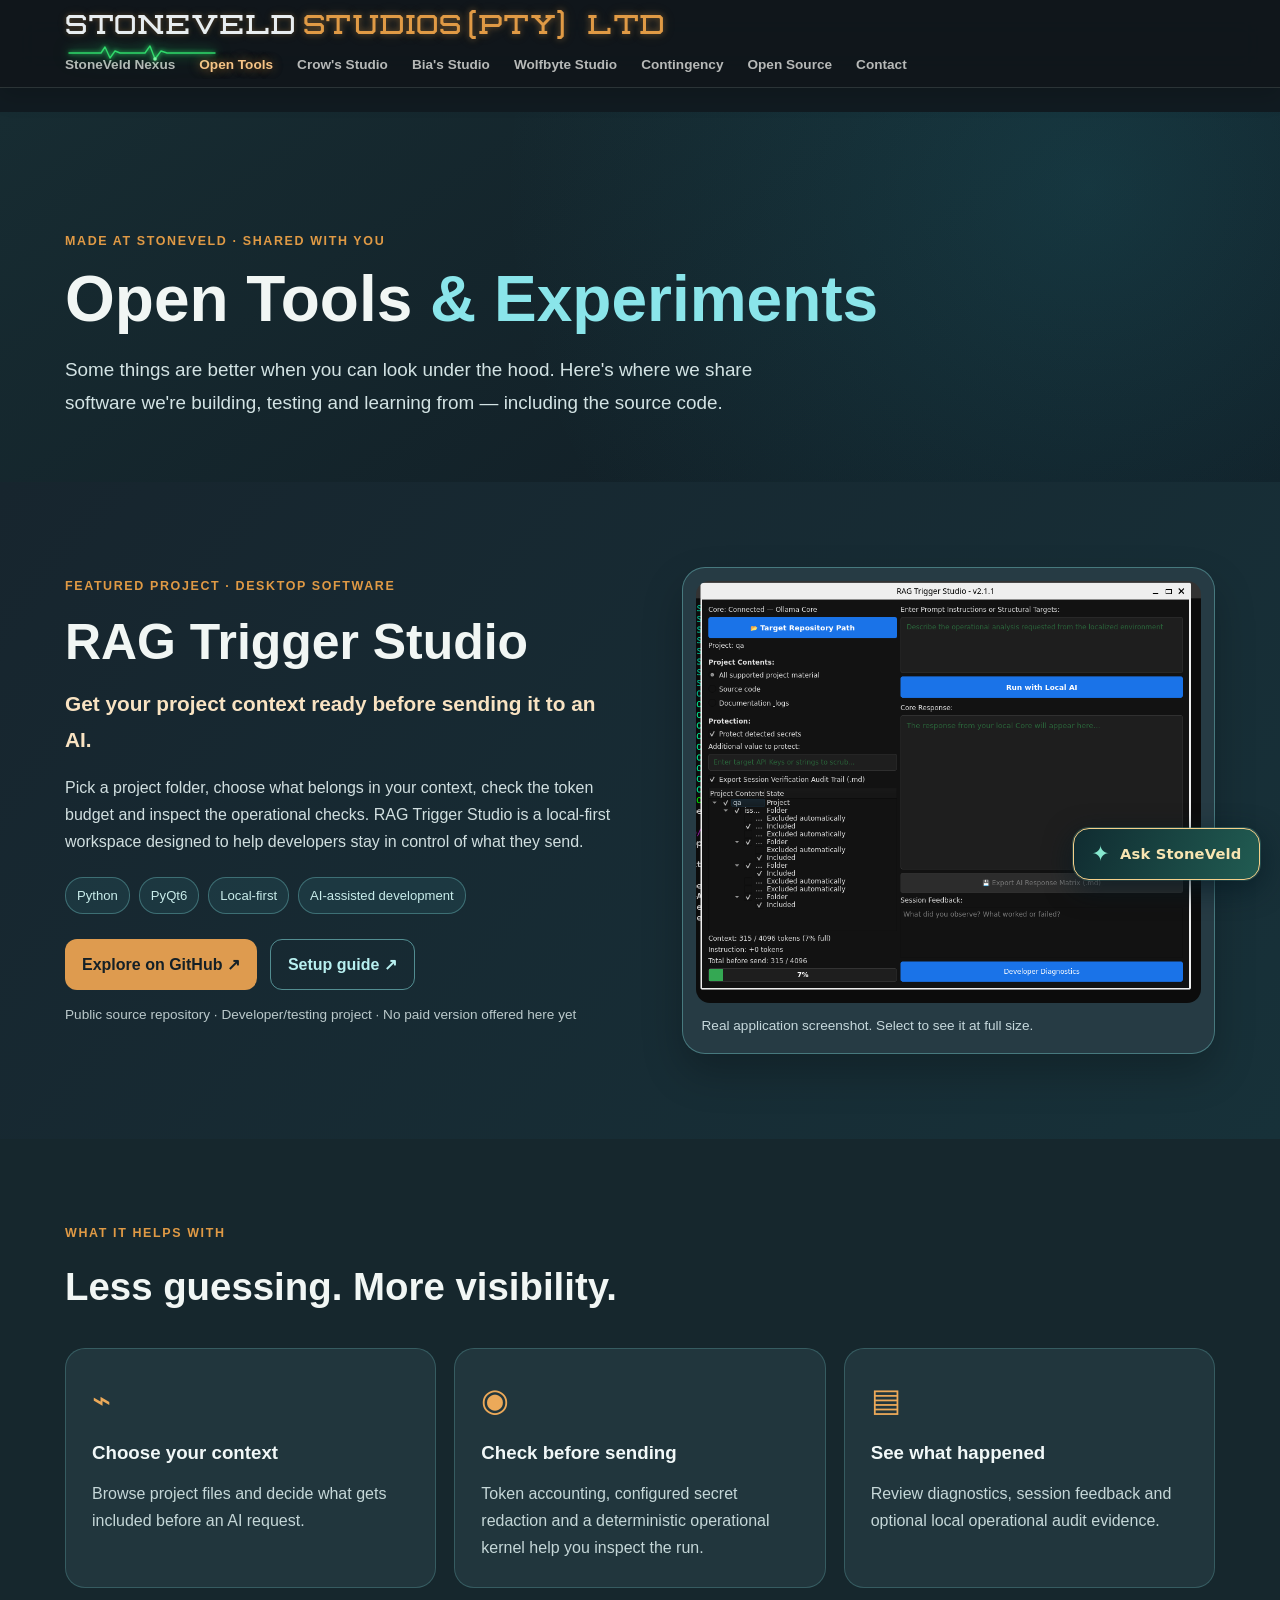
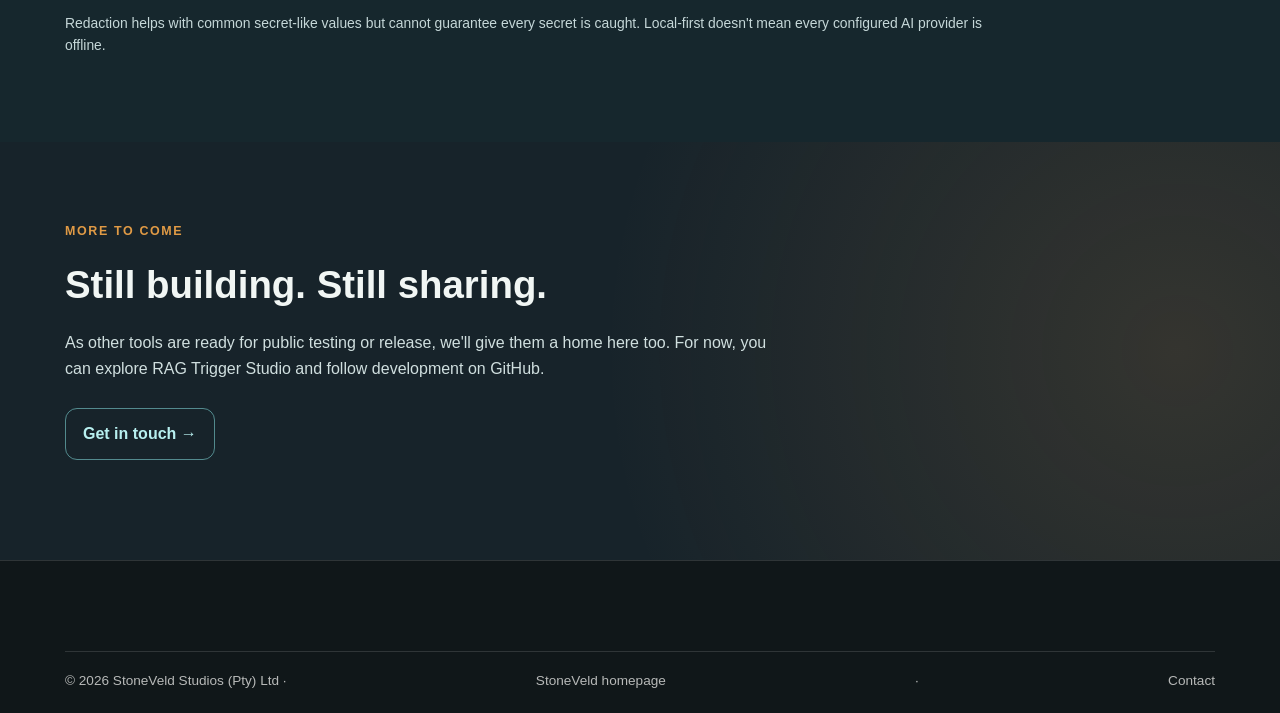
<file: open-tools.html>
<!DOCTYPE html>
<html lang="en">
<head>
    <link rel="canonical" href="https://stoneveldstudios.co.za/open-tools">
  <meta charset="UTF-8">
  <meta name="viewport" content="width=device-width, initial-scale=1.0">
  <meta name="description" content="Explore open software projects from StoneVeld Studios, including RAG Trigger Studio, a local-first desktop workspace for AI-assisted development.">
  <title>Open Tools & Experiments — StoneVeld Studios</title>
  <link rel="stylesheet" href="style.css">
<link rel="stylesheet" href="/assistant/bridge.css">
</head>
<body><a href="#main-content" class="skip-link">Skip to main content</a>
  <header class="site-header shared-site-header"><div class="container nav-container"><a href="/" class="logo" aria-label="StoneVeld Studios homepage"><span class="logo-name">StoneVeld</span><span class="logo-studios">Studios</span><span class="logo-studios">(pty) Ltd</span><span class="logo-trace" aria-hidden="true"><svg viewBox="0 0 150 18" preserveAspectRatio="none"><path d="M2 10 H28 L34 10 L38 4 L43 15 L48 8 L53 10 H72 L78 10 L83 3 L88 16 L94 8 L100 10 H148"/><circle cx="88" cy="16" r="1.8"/></svg></span></a><nav class="navigation" aria-label="Main navigation"><a href="/shop">StoneVeld Nexus</a><a href="/open-tools" aria-current="page">Open Tools</a><a href="/leon-studio">Crow's Studio</a><a href="/bianca-studio">Bia's Studio</a><a href="/wolfbyte-studio">Wolfbyte Studio</a><a href="/contingency">Contingency</a><a href="/#open-tools">Open Source</a><a href="/#contact">Contact</a></nav></div></header>
  <main class="tools-landing" id="main-content">
    <section class="tools-intro">
      <div class="container">
        <p class="section-label">MADE AT STONEVELD · SHARED WITH YOU</p>
        <h1>Open Tools <span>&amp; Experiments</span></h1>
        <p>Some things are better when you can look under the hood. Here's where we share software we're building, testing and learning from — including the source code.</p>
      </div>
    </section>
    <section class="tools-spotlight" aria-labelledby="rag-title">
      <div class="container tools-spotlight-grid">
        <div class="tools-spotlight-copy">
          <p class="project-tag">FEATURED PROJECT · DESKTOP SOFTWARE</p>
          <h2 id="rag-title">RAG Trigger Studio</h2>
          <p class="tools-lead">Get your project context ready before sending it to an AI.</p>
          <p>Pick a project folder, choose what belongs in your context, check the token budget and inspect the operational checks. RAG Trigger Studio is a local-first workspace designed to help developers stay in control of what they send.</p>
          <div class="tools-tags" aria-label="Project areas"><span>Python</span><span>PyQt6</span><span>Local-first</span><span>AI-assisted development</span></div>
          <div class="tools-actions"><a class="tools-primary-link" href="https://github.com/StoneVeld-Studios/RAG_Trigger_Studio" target="_blank" rel="noopener noreferrer">Explore on GitHub ↗</a><a class="tools-secondary-link" href="https://github.com/StoneVeld-Studios/RAG_Trigger_Studio/blob/main/docs/INSTALLATION.md" target="_blank" rel="noopener noreferrer">Setup guide ↗</a></div>
          <p class="tools-availability">Public source repository · Developer/testing project · No paid version offered here yet</p>
        </div>
        <figure class="tools-screenshot"><a href="assets/Screenshot%20RAG_Trigger_Studio_2026-10-02%20015248.png" target="_blank" rel="noopener noreferrer" aria-label="Open full-size RAG Trigger Studio screenshot"><img src="assets/Screenshot%20RAG_Trigger_Studio_2026-10-02%20015248.png" width="899" height="752" alt="Actual screenshot of the RAG Trigger Studio desktop application" loading="eager"></a><figcaption>Real application screenshot. Select to see it at full size.</figcaption></figure>
      </div>
    </section>
    <section class="tools-detail">
      <div class="container"><p class="section-label">WHAT IT HELPS WITH</p><h2>Less guessing. More visibility.</h2>
        <div class="tools-detail-grid">
          <article><span aria-hidden="true">⌁</span><h3>Choose your context</h3><p>Browse project files and decide what gets included before an AI request.</p></article>
          <article><span aria-hidden="true">◉</span><h3>Check before sending</h3><p>Token accounting, configured secret redaction and a deterministic operational kernel help you inspect the run.</p></article>
          <article><span aria-hidden="true">▤</span><h3>See what happened</h3><p>Review diagnostics, session feedback and optional local operational audit evidence.</p></article>
        </div>
        <p class="tools-caveat">Redaction helps with common secret-like values but cannot guarantee every secret is caught. Local-first doesn't mean every configured AI provider is offline.</p>
      </div>
    </section>
    <section class="tools-next"><div class="container"><p class="section-label">MORE TO COME</p><h2>Still building. Still sharing.</h2><p>As other tools are ready for public testing or release, we'll give them a home here too. For now, you can explore RAG Trigger Studio and follow development on GitHub.</p><a class="tools-secondary-link" href="/#contact">Get in touch →</a></div></section>
  </main>
  <footer class="site-footer modern-footer"><div class="container footer-bottom">© 2026 StoneVeld Studios (Pty) Ltd · <a href="/">StoneVeld homepage</a> · <a href="mailto:info@stoneveldstudios.co.za">Contact</a></div></footer>
<script type="module" src="/assistant/bridge.js"></script>
</body>
</html>
</file>
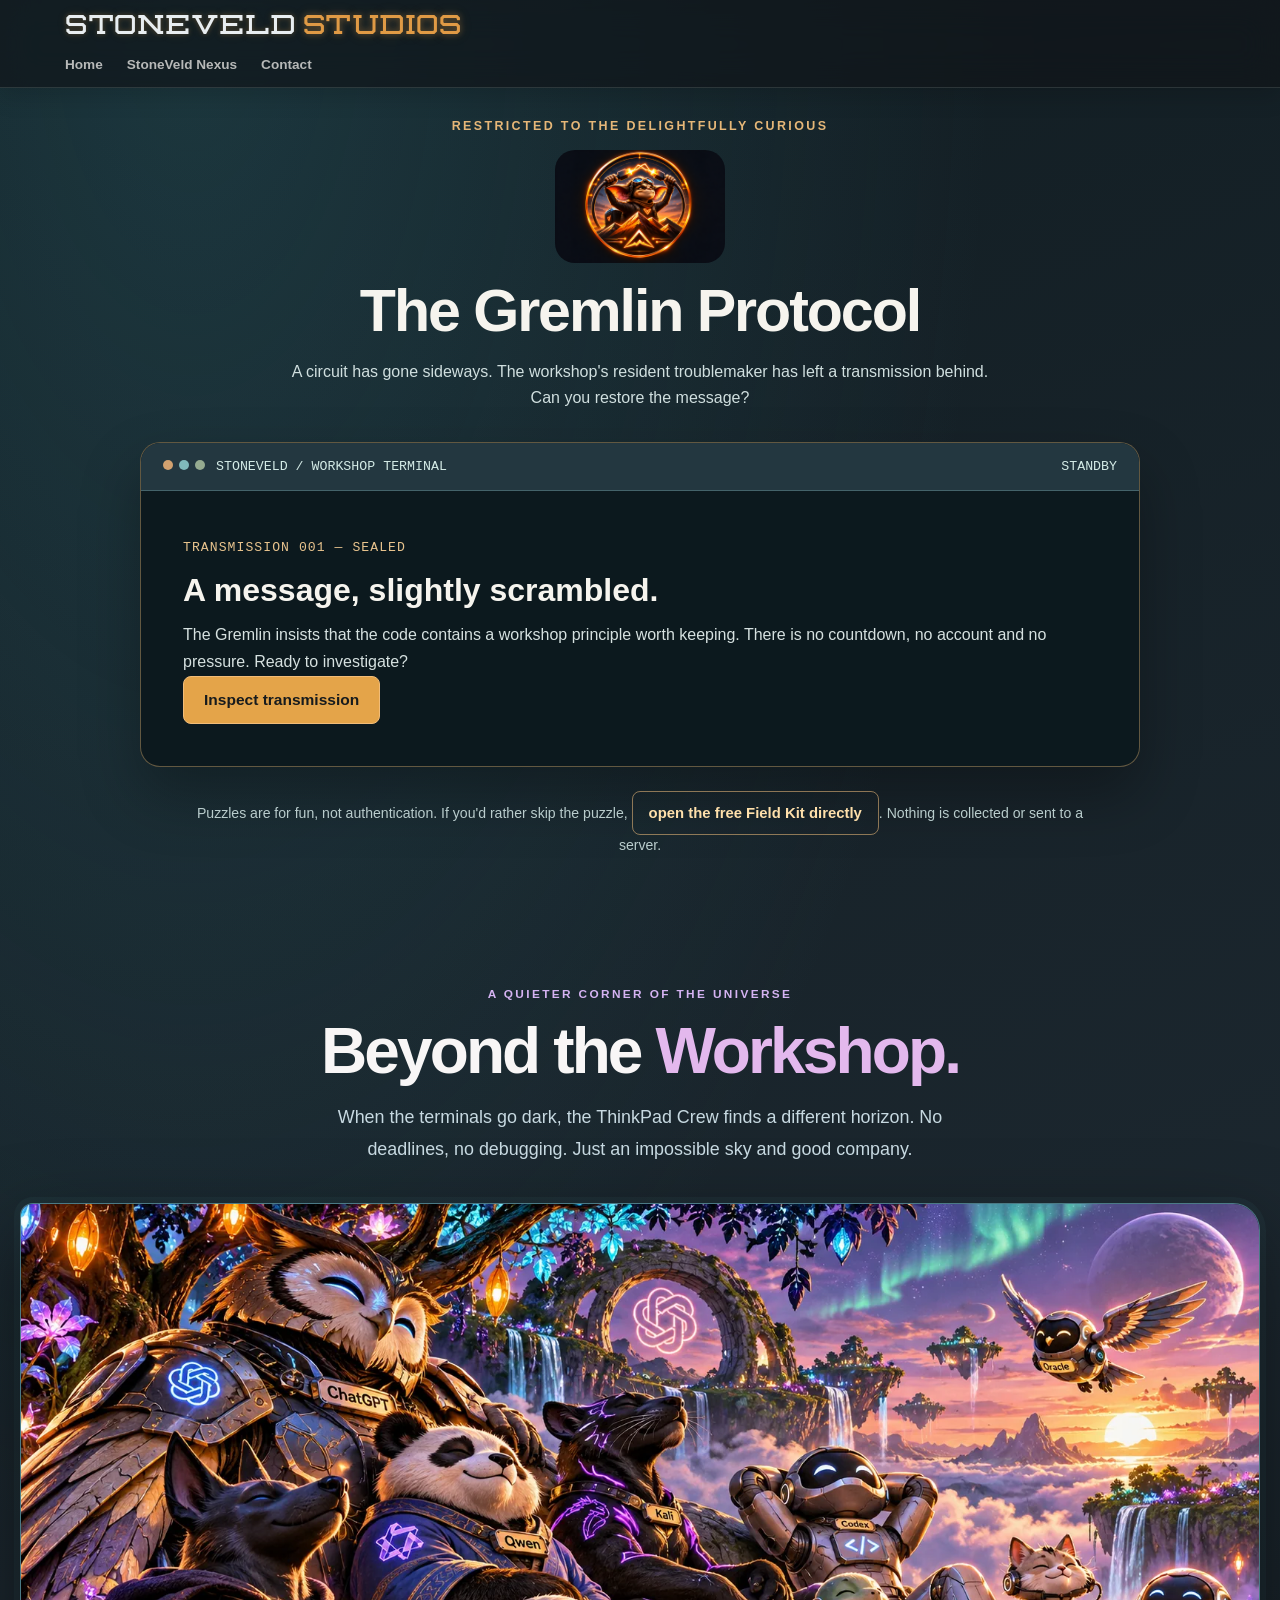
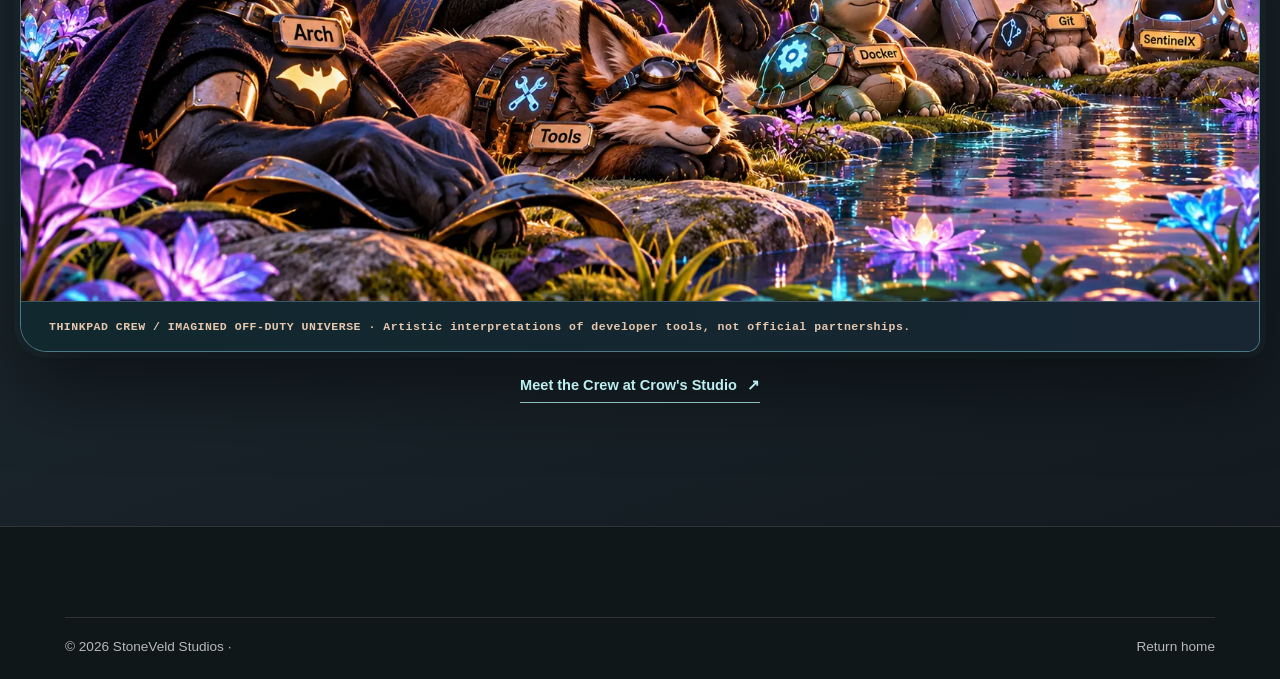
<file: secret-workshop.html>
<!DOCTYPE html>
<html lang="en">
<head>
<meta charset="UTF-8">
<meta name="viewport" content="width=device-width, initial-scale=1">
<meta name="description" content="The Gremlin Protocol: a playful StoneVeld Studios code-breaking puzzle with a practical builder's field kit.">
<meta name="theme-color" content="#111d22">
<link rel="icon" type="image/png" sizes="256x256" href="/assets/stoneveld-favicon.png">
<title>The Gremlin Protocol — Secret Workshop | StoneVeld Studios</title>
<link rel="stylesheet" href="/style.css">
<style>
  .gp-page{min-height:calc(100vh - 120px);padding:60px 20px 85px;background:radial-gradient(ellipse at 15% 0%,rgba(51,113,125,.3),transparent 52%),linear-gradient(160deg,#111d22,#1c272f 68%,#131b20);color:#f6f4ee}
  .gp-wrap{max-width:1000px;margin:auto}
  .gp-top{text-align:center;max-width:720px;margin:0 auto 32px}
  .gp-eyebrow{color:#e6b778;text-transform:uppercase;letter-spacing:.19em;font-size:.78rem;font-weight:800}
  .gp-top img{width:min(170px,36vw);height:auto;display:block;margin:12px auto 15px;border-radius:20px}
  .gp-top h1{font-family:Arial,Helvetica,sans-serif;font-size:clamp(2rem,5.2vw,3.7rem);line-height:1.1;margin:10px 0 16px;letter-spacing:-.035em}
  .gp-top p{color:#d0dfdf;line-height:1.6;margin:10px auto}
  .gp-terminal{border:1px solid rgba(239,190,121,.38);border-radius:20px;overflow:hidden;background:#0c191e;box-shadow:0 28px 60px rgba(0,0,0,.3)}
  .gp-terminal-head{display:flex;align-items:center;justify-content:space-between;gap:12px;flex-wrap:wrap;padding:13px 22px;background:#233740;border-bottom:1px solid rgba(145,202,201,.3);font-family:ui-monospace,SFMono-Regular,Consolas,monospace;font-size:.83rem;color:#d4ebe6}
  .gp-lights{display:inline-flex;gap:6px;margin-right:11px}
  .gp-lights i{display:inline-block;width:10px;height:10px;border-radius:50%;background:#d1a16f}
  .gp-lights i:nth-child(2){background:#80b9bb}.gp-lights i:nth-child(3){background:#95ab90}
  .gp-content{padding:clamp(23px,4vw,42px)}
  .gp-state{color:#e9c48e;font-family:ui-monospace,SFMono-Regular,Consolas,monospace;font-size:.82rem;letter-spacing:.08em}
  .gp-content h2{font-family:Arial,Helvetica,sans-serif;font-size:clamp(1.4rem,3vw,2rem);line-height:1.23;letter-spacing:normal;margin:12px 0}
  .gp-content p{line-height:1.68;color:#d6e1e0}
  .gp-cipher{font-family:ui-monospace,SFMono-Regular,Consolas,monospace;font-size:clamp(1.3rem,4vw,2.45rem);font-weight:800;letter-spacing:.14em;overflow-wrap:anywhere;color:#ffce8d;text-align:center;padding:25px 10px;border-radius:12px;border:1px dashed #769da1;background:repeating-linear-gradient(90deg,rgba(70,113,126,.1) 0 1px,transparent 1px 24px),#172b34;margin:20px 0}
  .gp-puzzle[hidden],.gp-success[hidden],.gp-error[hidden],.gp-hint[hidden]{display:none!important}
  .gp-form{display:flex;flex-wrap:wrap;gap:12px;align-items:end;margin:24px 0 10px}
  .gp-field{flex:1 1 270px}
  .gp-field label{display:block;font-weight:750;margin-bottom:10px}
  .gp-field input{display:block;width:100%;min-width:0;box-sizing:border-box;border:1px solid #9bb9bc;border-radius:9px;background:#f6f6f1;color:#15232a;padding:14px 15px;font:600 1rem Arial,sans-serif}
  .gp-field input:focus-visible,.gp-btn:focus-visible,.gp-text-btn:focus-visible,.gp-kit-link:focus-visible{outline:3px solid #ffd59a;outline-offset:3px}
  .gp-btn{display:inline-flex;align-items:center;justify-content:center;cursor:pointer;border:1px solid #f1bc78;border-radius:8px;background:#e4a449;color:#171b1d;padding:14px 20px;text-decoration:none;font:800 .97rem Arial,sans-serif;min-height:48px}
  .gp-btn:hover{background:#f4bd71;color:#111}
  .gp-text-btn{color:#ffe0ab;background:transparent;border:1px solid rgba(240,190,125,.55);border-radius:8px;padding:12px 16px;font:700 .93rem Arial,sans-serif;cursor:pointer;min-height:44px}
  .gp-actions{display:flex;flex-wrap:wrap;gap:12px;margin-top:18px}
  .gp-hint{margin-top:16px;padding:14px 17px;border-left:3px solid #f2be79;background:#1b343b;border-radius:5px;line-height:1.6;color:#e7ebeb}
  .gp-error{color:#ffcaad;font-weight:700}
  .gp-success{margin-top:28px;border-top:1px solid #557b80;padding-top:25px}
  .gp-kit{border:1px solid #789a9b;border-radius:12px;padding:19px;background:#25383e}
  .gp-kit ul{color:#e3eeee;padding-left:22px;line-height:1.7}
  .gp-kit li{margin-bottom:7px}
  .gp-footer{max-width:920px;margin:24px auto 0;text-align:center;font-size:.88rem;color:#b9cccc;line-height:1.55}
  .gp-kit-link{color:#ffd49c;font-weight:700}
  @media(max-width:600px){.gp-page{padding:38px 14px 65px}.gp-top img{width:120px}.gp-content{padding:20px}.gp-cipher{letter-spacing:.07em}.gp-btn,.gp-field{width:100%}.gp-actions>*{flex:1 1 100%}}

  /* Second secret: off-duty ThinkPad Crew destination; the puzzle remains untouched. */
  .gp-horizon{max-width:1450px;margin:clamp(76px,10vw,140px) auto 0;}
  .gp-horizon-intro{text-align:center;max-width:730px;margin:0 auto 38px;padding:0 12px}
  .gp-horizon-kicker{display:block;color:#d5b3f2;text-transform:uppercase;letter-spacing:.2em;font:800 .74rem/1.6 Arial,sans-serif}
  .gp-horizon h2{font:850 clamp(2.3rem,5vw,4.6rem)/1.1 Arial,sans-serif;letter-spacing:-.045em;color:#f8f6f6;margin:12px 0 16px}
  .gp-horizon h2 span{color:#e3b8ed}
  .gp-horizon-intro p{font:400 clamp(.97rem,1.5vw,1.12rem)/1.75 Arial,sans-serif;color:#c7d9e1;margin:0 auto;max-width:650px}
  .gp-horizon-figure{margin:0;overflow:hidden;border-radius:13px 27px 13px 27px;border:1px solid #79c2cc8c;background:#152331;box-shadow:0 30px 80px #0008,0 0 0 6px #69c5c70c}
  .gp-horizon-figure img{display:block;width:100%;height:auto;aspect-ratio:1672/941;object-fit:contain}
  .gp-horizon-figure figcaption{padding:15px clamp(17px,3vw,28px);background:linear-gradient(100deg,#11282e,#182633);color:#e6c8af;font:650 .72rem/1.65 ui-monospace,Consolas,monospace;letter-spacing:.045em;border-top:1px solid #86a7bc5c}
  .gp-horizon-return{display:inline-flex;align-items:center;gap:10px;margin-top:23px;color:#bceff2;border-bottom:1px solid #8abfc1;padding-bottom:7px;font:750 .91rem/1.4 Arial,sans-serif;text-decoration:none}
  .gp-horizon-return:hover{color:#f2ceee}
  .gp-horizon-return:focus-visible{outline:3px solid #ffd59a;outline-offset:4px}
  @media(max-width:600px){
    .gp-horizon{margin-top:70px}
    .gp-horizon-intro{margin-bottom:28px}
    .gp-horizon-figure{border-radius:9px 18px 9px 18px}
    .gp-horizon-figure figcaption{font-size:.64rem;letter-spacing:0}
  }
  @media(prefers-reduced-motion:reduce){.gp-page *{scroll-behavior:auto}}
</style>
</head>
<body>
<a class="skip-link" href="#main-content">Skip to main content</a>
<header class="site-header"><div class="container nav-container"><a class="logo" href="/" aria-label="StoneVeld Studios homepage"><span class="logo-name">StoneVeld</span><span class="logo-studios">Studios</span></a><nav class="navigation" aria-label="Main navigation"><a href="/">Home</a><a href="/shop">StoneVeld Nexus</a><a href="/#contact">Contact</a></nav></div></header>
<main id="main-content" class="gp-page">
  <div class="gp-wrap">
    <div class="gp-top">
      <span class="gp-eyebrow">Restricted to the delightfully curious</span>
      <img src="/assets/Triumphant%20Gremlin%20Circuit%20Emblem_secret_reveal.png" width="170" height="170" alt="Mischievous StoneVeld gremlin emblem">
      <h1>The Gremlin Protocol</h1>
      <p>A circuit has gone sideways. The workshop's resident troublemaker has left a transmission behind. Can you restore the message?</p>
    </div>
    <section class="gp-terminal" aria-labelledby="gp-title">
      <div class="gp-terminal-head"><span><span class="gp-lights" aria-hidden="true"><i></i><i></i><i></i></span>STONEVELD / WORKSHOP TERMINAL</span><span id="gp-status">STANDBY</span></div>
      <div class="gp-content">
        <div class="gp-intro" id="gp-intro">
          <span class="gp-state">TRANSMISSION 001 — SEALED</span>
          <h2 id="gp-title">A message, slightly scrambled.</h2>
          <p>The Gremlin insists that the code contains a workshop principle worth keeping. There is no countdown, no account and no pressure. Ready to investigate?</p>
          <button type="button" class="gp-btn" id="gp-start">Inspect transmission</button>
        </div>
        <div class="gp-puzzle" id="gp-puzzle" hidden>
          <span class="gp-state">TRANSMISSION 001 — INTERCEPTED</span>
          <h2>Decode the workshop motto.</h2>
          <p>Every letter has been shifted the same number of places through the alphabet. Spaces are unchanged.</p>
          <div class="gp-cipher" aria-label="Encoded message: E X L O G, Z L W K, F D U H">EXLOG ZLWK FDUH</div>
          <form class="gp-form" id="gp-form">
            <div class="gp-field"><label for="gp-answer">Decoded message</label><input id="gp-answer" name="answer" type="text" autocomplete="off" autocapitalize="characters" spellcheck="false" maxlength="60" placeholder="Your answer" required></div>
            <button type="submit" class="gp-btn">Verify code</button>
          </form>
          <p class="gp-error" id="gp-error" role="status" aria-live="polite" hidden>Not quite. Check the letter shift and try again.</p>
          <div class="gp-actions">
            <button type="button" class="gp-text-btn" id="gp-hint-button">Request a hint</button>
            <button type="button" class="gp-text-btn" id="gp-reset">Restart</button>
          </div>
          <p class="gp-hint" id="gp-hint" role="status" aria-live="polite" hidden></p>
        </div>
        <div class="gp-success" id="gp-success" hidden tabindex="-1">
          <span class="gp-state">ACCESS GRANTED — TRANSMISSION RESTORED</span>
          <h2>You outsmarted the Gremlin. 🛠️</h2>
          <p><strong>BUILD WITH CARE.</strong> That's the principle the Gremlin tried to scramble. Your prize is a small practical resource from the StoneVeld workshop.</p>
        </div>
        <section class="gp-kit" id="gp-kit" aria-labelledby="gp-kit-title" hidden>
          <h2 id="gp-kit-title">The Builder's Field Kit</h2>
          <p>A simple checklist for planning a website or digital project, before anyone writes code.</p>
          <ul>
            <li>What problem or opportunity should this project address?</li>
            <li>Who will use it, and what should they be able to do?</li>
            <li>Which pages, tools, assets or information already exist?</li>
            <li>What is essential for version one, and what can wait?</li>
            <li>How will we test whether it works on mobile and desktop?</li>
            <li>Who will maintain it once the first version is delivered?</li>
          </ul>
          <div class="gp-actions">
            <button type="button" class="gp-btn" id="gp-download">Download the checklist (.txt)</button>
            <a class="gp-text-btn" href="/start-here">Explore StoneVeld services</a>
          </div>
        </section>
      </div>
    </section>
    <p class="gp-footer">Puzzles are for fun, not authentication. If you'd rather skip the puzzle, <button type="button" class="gp-text-btn" id="gp-skip">open the free Field Kit directly</button>. Nothing is collected or sent to a server.</p>
  </div>

  <section class="gp-horizon" id="beyond-the-workshop" aria-labelledby="gp-horizon-title">
    <div class="gp-horizon-intro">
      <span class="gp-horizon-kicker">A quieter corner of the universe</span>
      <h2 id="gp-horizon-title">Beyond the <span>Workshop.</span></h2>
      <p>When the terminals go dark, the ThinkPad Crew finds a different horizon. No deadlines, no debugging. Just an impossible sky and good company.</p>
    </div>
    <figure class="gp-horizon-figure">
      <img src="/assets/thinkpad-crew-serene-sunset.webp" width="1672" height="941" loading="lazy" decoding="async" alt="Fantasy illustration of the ThinkPad Crew relaxing beside a luminous alien lake under floating islands, waterfalls, aurora skies and distant moons.">
      <figcaption>THINKPAD CREW / IMAGINED OFF-DUTY UNIVERSE · Artistic interpretations of developer tools, not official partnerships.</figcaption>
    </figure>
    <div class="gp-horizon-intro"><a class="gp-horizon-return" href="/leon-studio">Meet the Crew at Crow's Studio <span aria-hidden="true">↗</span></a></div>
  </section>
</main>
<footer class="site-footer modern-footer"><div class="container footer-bottom">© 2026 StoneVeld Studios · <a href="/">Return home</a></div></footer>
<script>
(function () {
  "use strict";
  const byId = id => document.getElementById(id);
  const intro = byId("gp-intro"), puzzle = byId("gp-puzzle"), success = byId("gp-success"), kit = byId("gp-kit");
  const status = byId("gp-status"), answer = byId("gp-answer"), error = byId("gp-error"), hint = byId("gp-hint");
  const hints = ["Try shifting letters three places BACK through the alphabet.", "The first word EXLOG decodes to BUILD.", "The complete phrase has three words: BUILD _ _ _ _ CARE."];
  let hintCount = 0;
  function showPuzzle() {
    intro.hidden = true; puzzle.hidden = false; success.hidden = true; kit.hidden = true;
    status.textContent = "AWAITING DECODE"; answer.focus();
  }
  function showKit(solved) {
    intro.hidden = true; puzzle.hidden = true; success.hidden = !solved; kit.hidden = false;
    status.textContent = solved ? "TRANSMISSION RESTORED" : "FIELD KIT OPEN";
    (solved ? success : kit).focus?.();
  }
  byId("gp-start").addEventListener("click", showPuzzle);
  byId("gp-form").addEventListener("submit", function(event) {
    event.preventDefault();
    const normalized = answer.value.toUpperCase().replace(/[^A-Z]/g, "");
    if (normalized === "BUILDWITHCARE") { error.hidden = true; showKit(true); }
    else { error.hidden = false; answer.focus(); }
  });
  byId("gp-hint-button").addEventListener("click", function() {
    hint.hidden = false; hint.textContent = hints[Math.min(hintCount, hints.length - 1)];
    hintCount++;
    if (hintCount >= hints.length) this.textContent = "Show final hint again";
  });
  byId("gp-reset").addEventListener("click", function() {
    hintCount = 0; hint.hidden = true; error.hidden = true; answer.value = "";
    byId("gp-hint-button").textContent = "Request a hint"; status.textContent = "STANDBY";
    intro.hidden = false; puzzle.hidden = true; success.hidden = true; kit.hidden = true; byId("gp-start").focus();
  });
  byId("gp-skip").addEventListener("click", function() { showKit(false); kit.setAttribute("tabindex", "-1"); kit.focus(); });
  byId("gp-download").addEventListener("click", function() {
    const text = [
      "STONEVELD STUDIOS — THE BUILDER'S FIELD KIT", "",
      "A practical first-project checklist", "",
      "1. What problem or opportunity should this project address?",
      "2. Who will use it, and what should they be able to do?",
      "3. Which pages, tools, assets or information already exist?",
      "4. What is essential for version one, and what can wait?",
      "5. How will we test whether it works on mobile and desktop?",
      "6. Who will maintain it once the first version is delivered?", "",
      "Build with care. https://stoneveldstudios.co.za"
    ].join("\n");
    const blob = new Blob([text], {type:"text/plain;charset=utf-8"});
    const url = URL.createObjectURL(blob), link = document.createElement("a");
    link.href = url; link.download = "StoneVeld_Builders_Field_Kit.txt";
    document.body.appendChild(link); link.click(); link.remove();
    setTimeout(() => URL.revokeObjectURL(url), 1000);
  });
})();
</script>
</body>
</html>
</file>
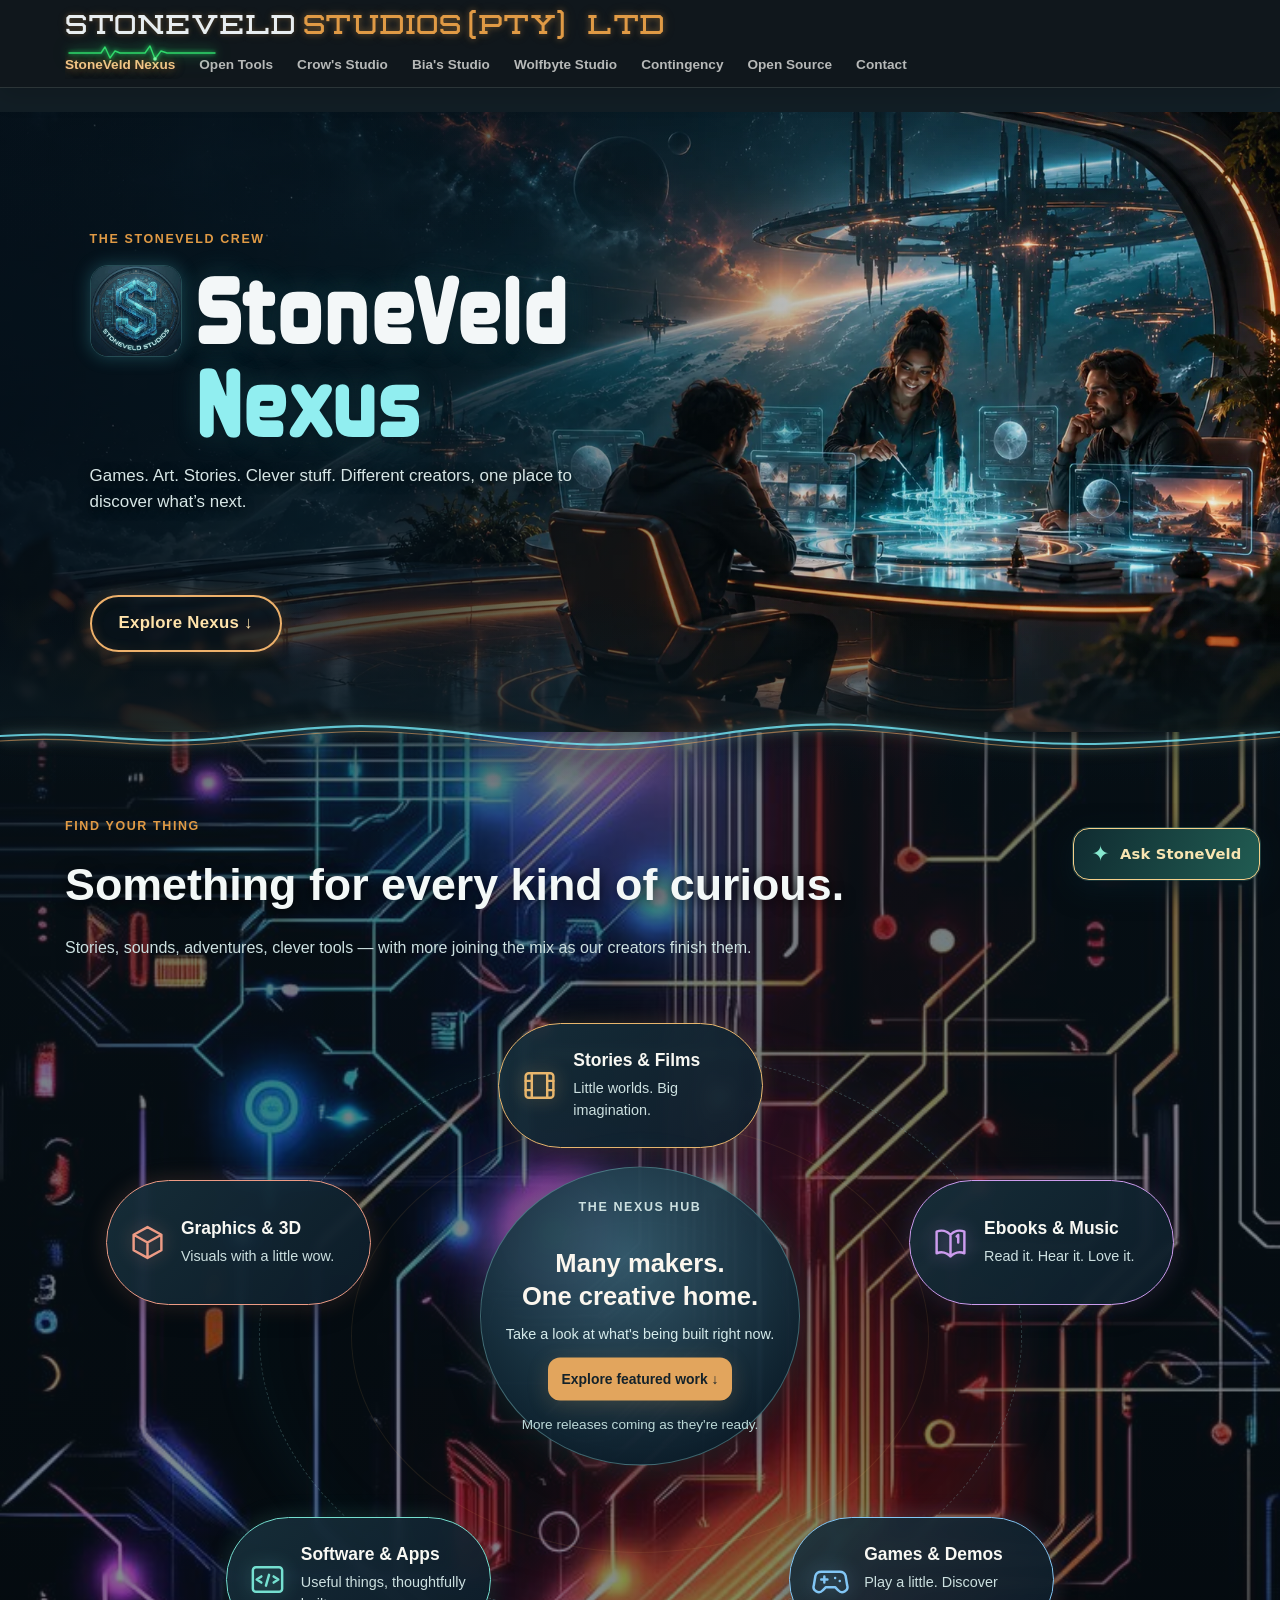
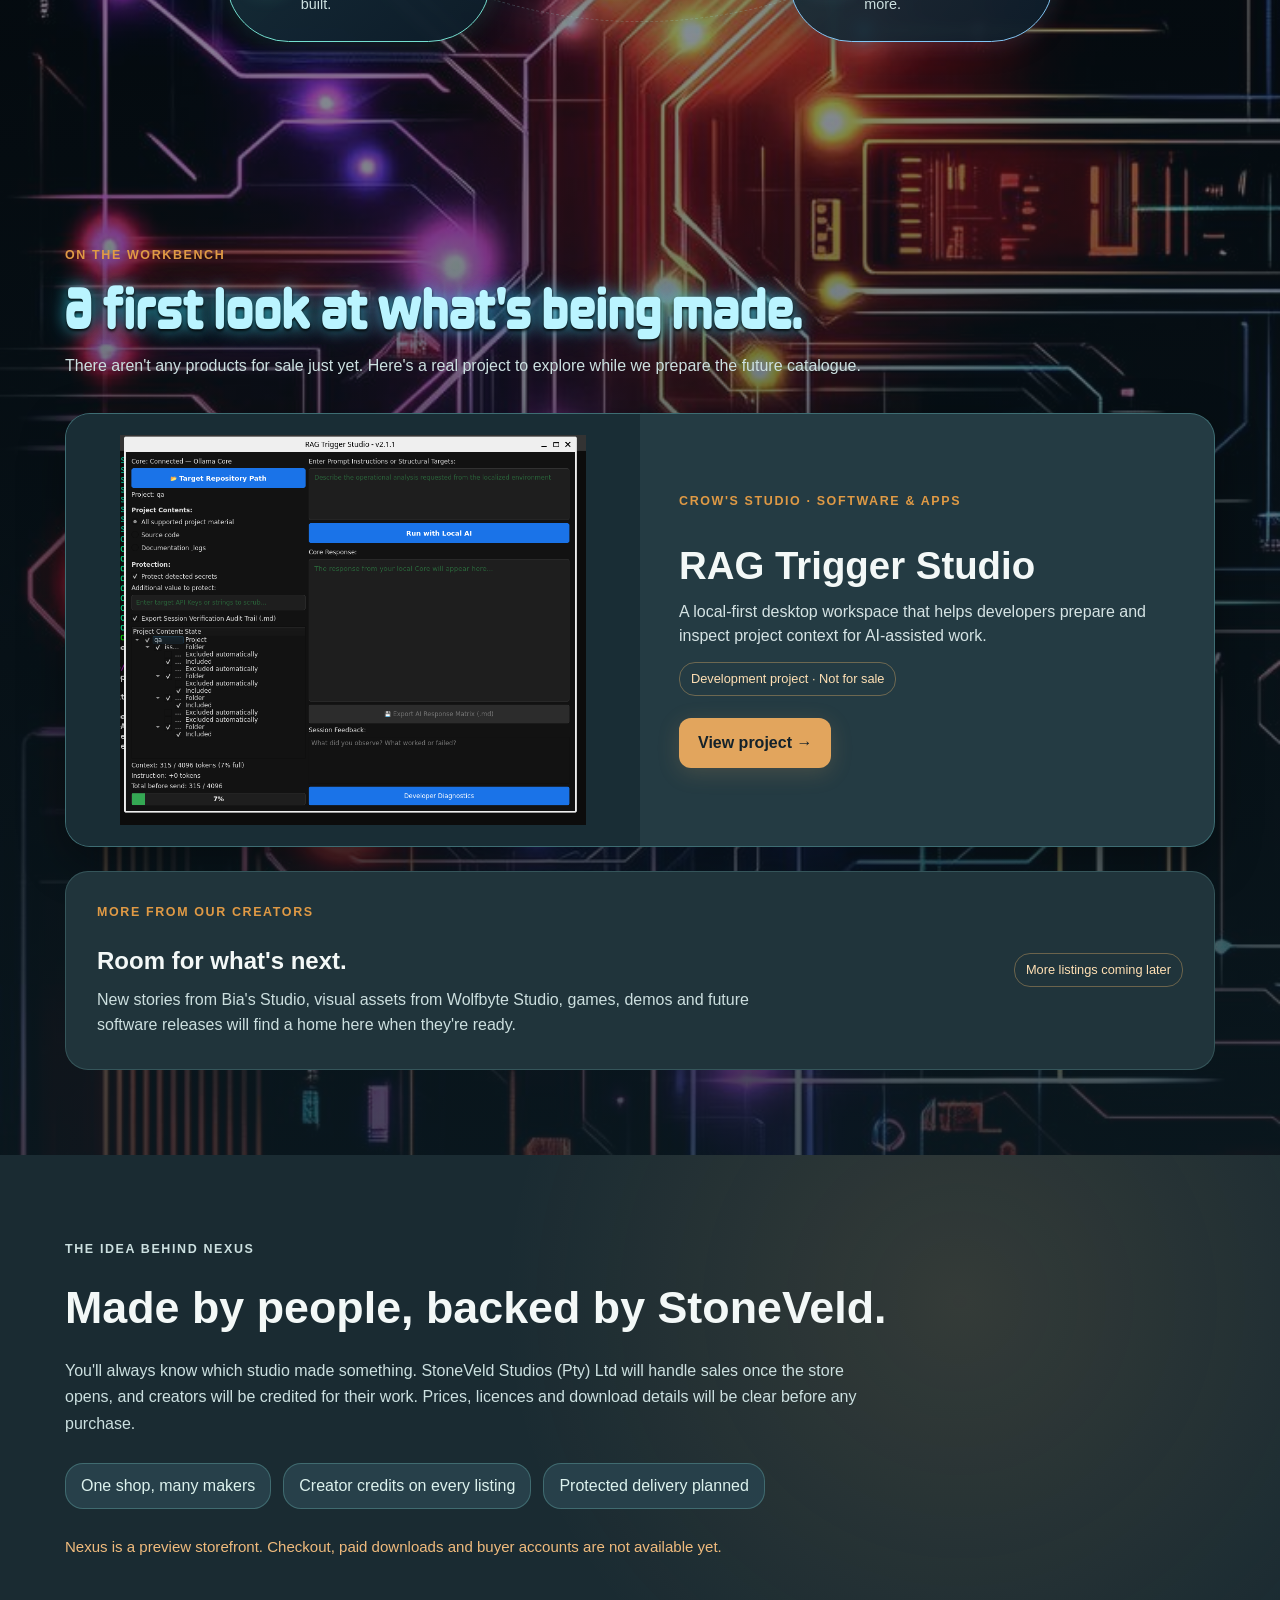
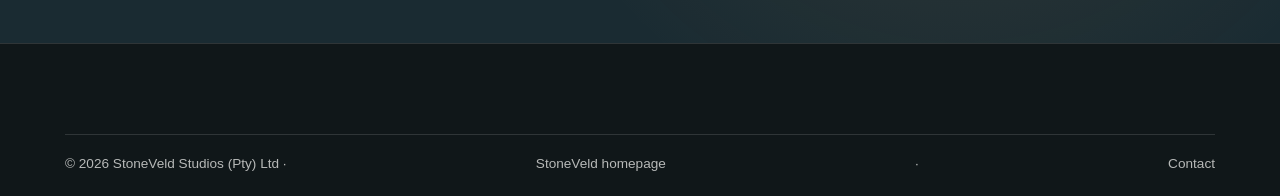
<file: shop.html>
<!DOCTYPE html>
<html lang="en"><head>
    <link rel="canonical" href="https://stoneveldstudios.co.za/shop"><meta charset="UTF-8"><meta name="viewport" content="width=device-width,initial-scale=1"><meta name="description" content="StoneVeld Nexus brings together software, stories, games, music and creative digital work from the StoneVeld studios."><title>StoneVeld Nexus — Discover what's next</title><link rel="stylesheet" href="style.css"><link rel="stylesheet" href="/assistant/bridge.css">
</head>
<body><a href="#main-content" class="skip-link">Skip to main content</a><header class="site-header shared-site-header"><div class="container nav-container"><a href="/" class="logo" aria-label="StoneVeld Studios homepage"><span class="logo-name">StoneVeld</span><span class="logo-studios">Studios</span><span class="logo-studios">(pty) Ltd</span><span class="logo-trace" aria-hidden="true"><svg viewBox="0 0 150 18" preserveAspectRatio="none"><path d="M2 10 H28 L34 10 L38 4 L43 15 L48 8 L53 10 H72 L78 10 L83 3 L88 16 L94 8 L100 10 H148"/><circle cx="88" cy="16" r="1.8"/></svg></span></a><nav class="navigation" aria-label="Main navigation"><a href="/shop" aria-current="page">StoneVeld Nexus</a><a href="/open-tools">Open Tools</a><a href="/leon-studio">Crow's Studio</a><a href="/bianca-studio">Bia's Studio</a><a href="/wolfbyte-studio">Wolfbyte Studio</a><a href="/contingency">Contingency</a><a href="/#open-tools">Open Source</a><a href="/#contact">Contact</a></nav></div></header>
<main class="nexus-page" id="main-content">
  <section class="nexus-hero"><div class="container nexus-hero-layout"><div><p class="section-label">THE STONEVELD CREW</p><h1><span class="nexus-heading-brand"><img class="nexus-heading-logo" src="assets/Stoneveld_studi_logo.jpeg" alt="" width="1024" height="1024"><span class="nexus-heading-stoneveld">StoneVeld</span></span><span class="nexus-heading-nexus">Nexus</span></h1><p>Games. Art. Stories. Clever stuff. Different creators, one place to discover what’s next.</p><a href="#nexus-discover" class="nexus-cta">Explore Nexus ↓</a></div></div></section>
  <div class="nexus-discovery-backdrop">
  <section class="nexus-categories" id="nexus-discover"><div class="container"><p class="section-label">FIND YOUR THING</p><h2>Something for every kind of curious.</h2><p>Stories, sounds, adventures, clever tools — with more joining the mix as our creators finish them.</p><div class="nexus-orbit" aria-label="StoneVeld Nexus product categories">
<div class="nexus-orbit-ring" aria-hidden="true"></div>
<article class="nexus-orbit-card nexus-orbit-stories"><svg class="nexus-orbit-icon" aria-hidden="true" viewBox="0 0 24 24" fill="none" stroke="currentColor" stroke-width="1.6" stroke-linecap="round" stroke-linejoin="round"><rect x="3" y="4" width="18" height="16" rx="2"/><path d="M7 4v16M17 4v16M3 9h4m-4 6h4m10-6h4m-4 6h4"/></svg><div><h3>Stories &amp; Films</h3><p>Little worlds. Big imagination.</p></div></article><article class="nexus-orbit-card nexus-orbit-books"><svg class="nexus-orbit-icon" aria-hidden="true" viewBox="0 0 24 24" fill="none" stroke="currentColor" stroke-width="1.6" stroke-linecap="round" stroke-linejoin="round"><path d="M12 7a8 8 0 0 0-9-2v14a8 8 0 0 1 9 2 8 8 0 0 1 9-2V5a8 8 0 0 0-9 2Zm0 0v14"/><path d="m16 8 1-1v5"/></svg><div><h3>Ebooks &amp; Music</h3><p>Read it. Hear it. Love it.</p></div></article><article class="nexus-orbit-card nexus-orbit-games"><svg class="nexus-orbit-icon" aria-hidden="true" viewBox="0 0 24 24" fill="none" stroke="currentColor" stroke-width="1.6" stroke-linecap="round" stroke-linejoin="round"><path d="M6 12h4m-2-2v4m7-3h.01M18 13h.01"/><path d="M6 7h12a4 4 0 0 1 3.8 2.7l1 6A3.4 3.4 0 0 1 17 19l-2-2H9l-2 2a3.4 3.4 0 0 1-5.8-3.3l1-6A4 4 0 0 1 6 7Z"/></svg><div><h3>Games &amp; Demos</h3><p>Play a little. Discover more.</p></div></article><article class="nexus-orbit-card nexus-orbit-software"><svg class="nexus-orbit-icon" aria-hidden="true" viewBox="0 0 24 24" fill="none" stroke="currentColor" stroke-width="1.6" stroke-linecap="round" stroke-linejoin="round"><rect x="2.5" y="4" width="19" height="16" rx="2"/><path d="m8 10-3 2 3 2m8-4 3 2-3 2m-3-5-2 7"/></svg><div><h3>Software &amp; Apps</h3><p>Useful things, thoughtfully built.</p></div></article><article class="nexus-orbit-card nexus-orbit-graphics"><svg class="nexus-orbit-icon" aria-hidden="true" viewBox="0 0 24 24" fill="none" stroke="currentColor" stroke-width="1.6" stroke-linecap="round" stroke-linejoin="round"><path d="m12 2 9 5v10l-9 5-9-5V7l9-5Zm0 10 9-5m-9 5L3 7m9 5v10"/></svg><div><h3>Graphics &amp; 3D</h3><p>Visuals with a little wow.</p></div></article><div class="nexus-orbit-center"><p class="project-tag">THE NEXUS HUB</p><h3>Many makers.<br>One creative home.</h3><p>Take a look at what's being built right now.</p><a href="#nexus-showcase" class="nexus-cta">Explore featured work ↓</a><small>More releases coming as they're ready.</small></div></div></div></section>
  <section class="nexus-showcase" id="nexus-showcase"><div class="container"><p class="section-label">ON THE WORKBENCH</p><h2>A first look at what's being made.</h2><p>There aren't any products for sale just yet. Here's a real project to explore while we prepare the future catalogue.</p><article class="nexus-featured"><div class="nexus-featured-image"><img src="assets/Screenshot%20RAG_Trigger_Studio_2026-10-02%20015248.png" alt="RAG Trigger Studio application interface" width="899" height="752" loading="lazy"></div><div class="nexus-featured-copy"><p class="project-tag">CROW'S STUDIO · SOFTWARE &amp; APPS</p><h3>RAG Trigger Studio</h3><p>A local-first desktop workspace that helps developers prepare and inspect project context for AI-assisted work.</p><span class="nexus-state">Development project · Not for sale</span><a href="/nexus-rag" class="nexus-cta">View project →</a></div></article><div class="nexus-coming"><div><p class="project-tag">MORE FROM OUR CREATORS</p><h3>Room for what's next.</h3><p>New stories from Bia's Studio, visual assets from Wolfbyte Studio, games, demos and future software releases will find a home here when they're ready.</p></div><span class="nexus-state">More listings coming later</span></div></div></section>
  </div>
  <section class="nexus-how"><div class="container"><p class="section-label">THE IDEA BEHIND NEXUS</p><h2>Made by people, backed by StoneVeld.</h2><p>You'll always know which studio made something. StoneVeld Studios (Pty) Ltd will handle sales once the store opens, and creators will be credited for their work. Prices, licences and download details will be clear before any purchase.</p><div class="nexus-info"><span>One shop, many makers</span><span>Creator credits on every listing</span><span>Protected delivery planned</span></div><p class="nexus-no-sale">Nexus is a preview storefront. Checkout, paid downloads and buyer accounts are not available yet.</p></div></section>
</main><footer class="site-footer modern-footer"><div class="container footer-bottom">© 2026 StoneVeld Studios (Pty) Ltd · <a href="/">StoneVeld homepage</a> · <a href="mailto:info@stoneveldstudios.co.za">Contact</a></div></footer><script type="module" src="/assistant/bridge.js"></script>
</body></html>
</file>
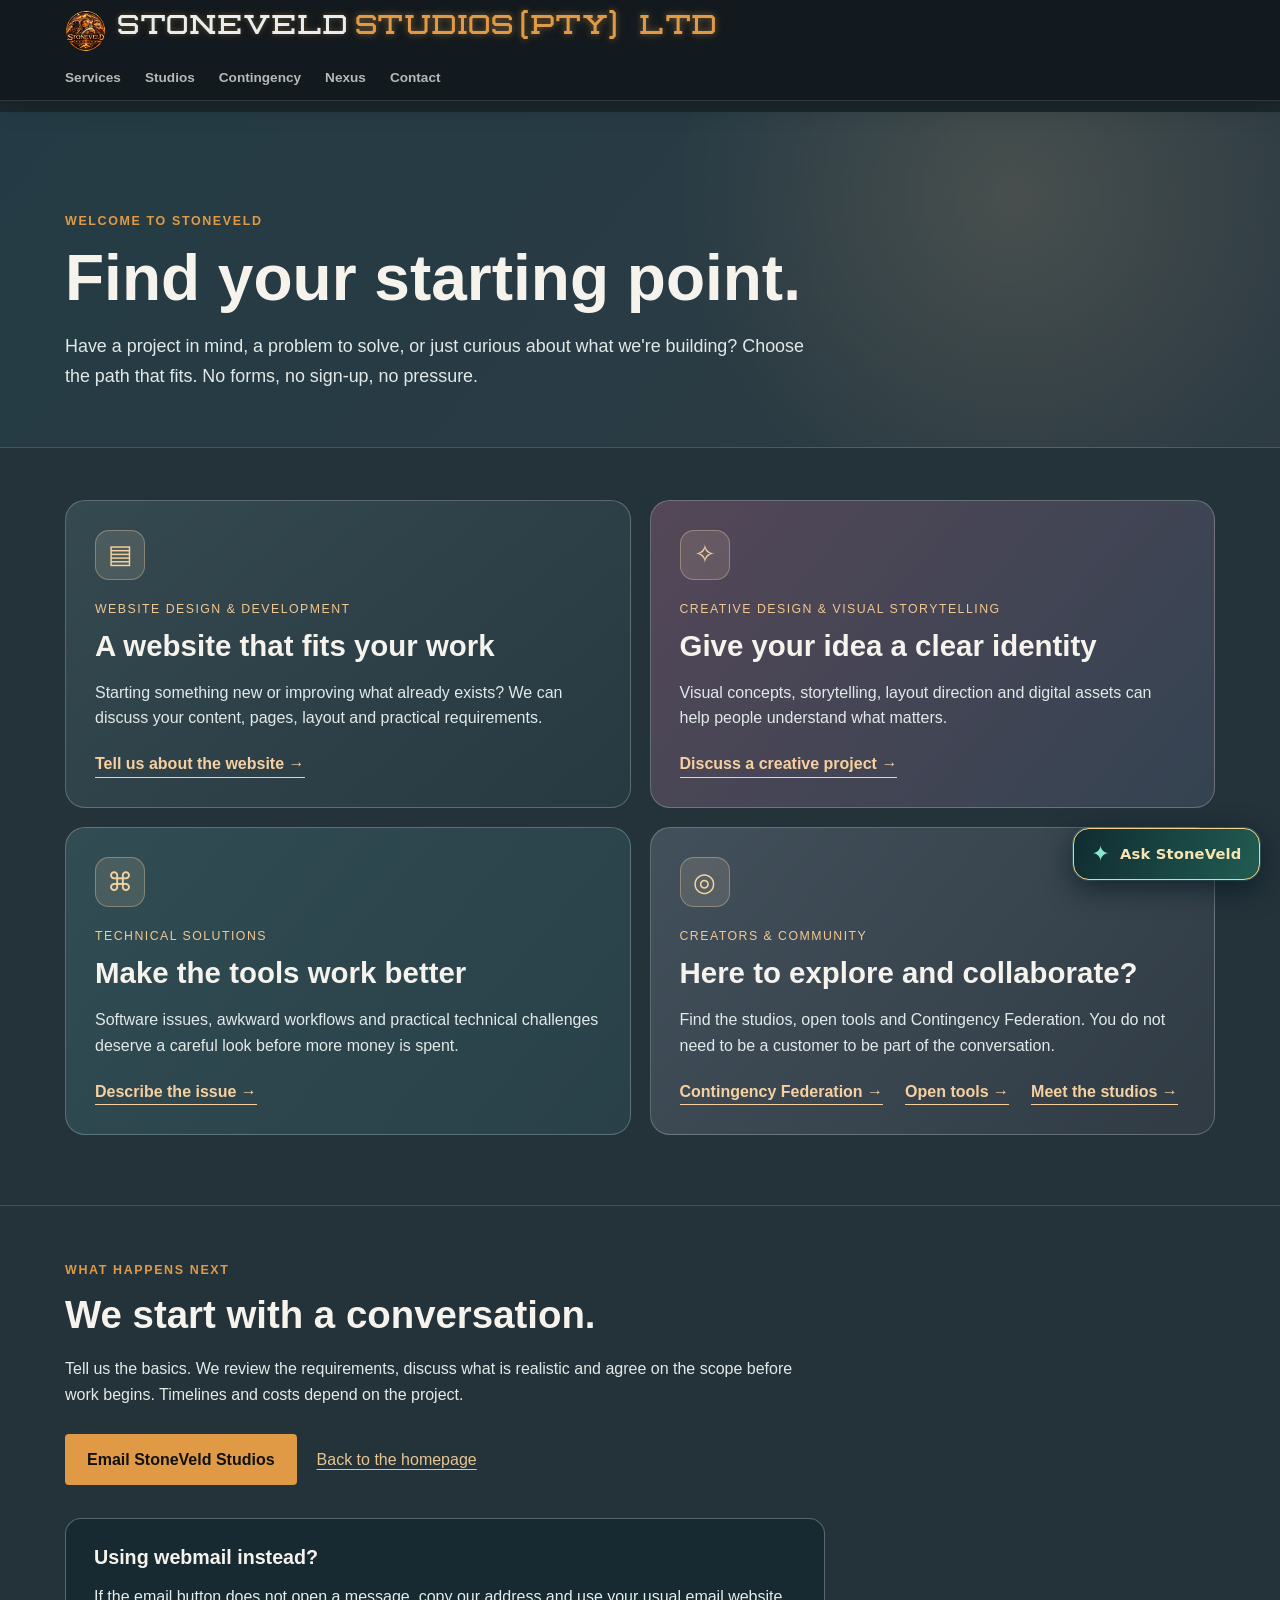
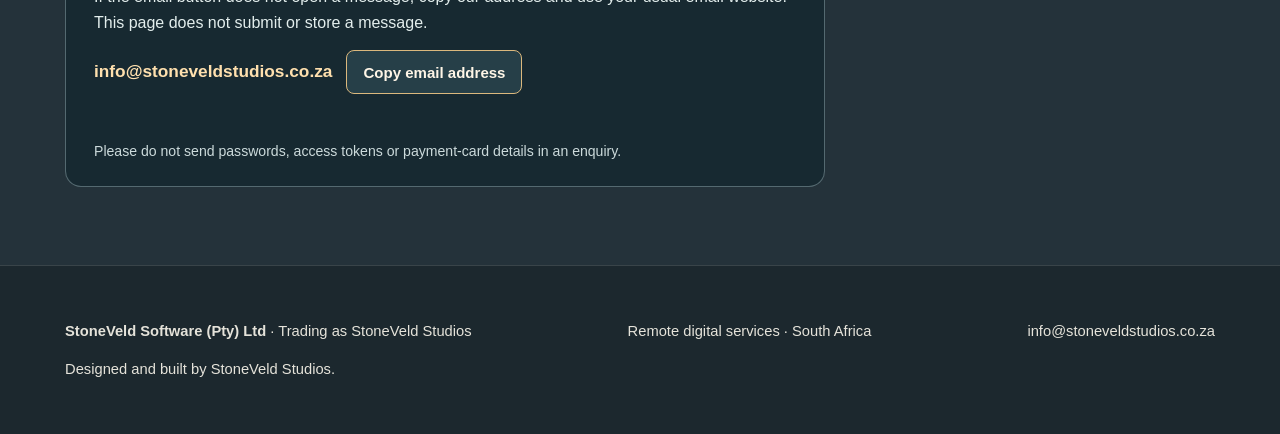
<file: start-here.html>
<!DOCTYPE html>
<html lang="en">
<head>
<meta charset="UTF-8">
<meta name="viewport" content="width=device-width,initial-scale=1">
<meta name="description" content="Not sure where to begin? Find the right StoneVeld Studios service or explore our creative and developer community. No sign-up needed.">
<link rel="canonical" href="https://stoneveldstudios.co.za/start-here">
<link rel="icon" type="image/png" sizes="256x256" href="/assets/stoneveld-favicon.png">
<title>Start Here — StoneVeld Studios</title>
<link rel="stylesheet" href="/style.css?v=20261105-services-preview">
<link rel="stylesheet" href="/assistant/bridge.css">
<link rel="stylesheet" href="/contact-readiness.css?v=20261107-1">
</head>
<body class="sv-start-page"><a class="skip-link" href="#main-content">Skip to main content</a>
<header class="site-header shared-site-header"><div class="container nav-container"><a href="/" class="logo" aria-label="StoneVeld Studios home"><img class="header-master-emblem" src="/assets/Stoneveld%20Studios%20Emblem.png" alt="" width="42" height="42"><span class="logo-name">StoneVeld</span><span class="logo-studios">Studios</span><span class="logo-studios">(pty) Ltd</span></a><nav class="navigation" aria-label="Main navigation"><a href="/#services">Services</a><a href="/#projects">Studios</a><a href="/contingency">Contingency</a><a href="/shop">Nexus</a><a href="/#contact">Contact</a></nav></div></header>
<main id="main-content">
<section class="sv-start-hero"><div class="container"><p class="section-label">WELCOME TO STONEVELD</p><h1>Find your starting point.</h1><p>Have a project in mind, a problem to solve, or just curious about what we're building? Choose the path that fits. No forms, no sign-up, no pressure.</p></div></section>
<section class="sv-start-choices section" aria-label="Choose your path"><div class="container"><div class="sv-start-grid">
<article class="sv-start-card" id="website">
  <span class="sv-start-glyph" aria-hidden="true">▤</span>
  <p class="sv-start-kicker">Website Design & Development</p><h2>A website that fits your work</h2><p>Starting something new or improving what already exists? We can discuss your content, pages, layout and practical requirements.</p>
  <div class="sv-start-actions"><a href="mailto:info@stoneveldstudios.co.za?subject=Website%20planning">Tell us about the website <span aria-hidden="true">→</span></a></div>
</article>
<article class="sv-start-card" id="creative">
  <span class="sv-start-glyph" aria-hidden="true">✧</span>
  <p class="sv-start-kicker">Creative Design & Visual Storytelling</p><h2>Give your idea a clear identity</h2><p>Visual concepts, storytelling, layout direction and digital assets can help people understand what matters.</p>
  <div class="sv-start-actions"><a href="mailto:info@stoneveldstudios.co.za?subject=Creative%20concept">Discuss a creative project <span aria-hidden="true">→</span></a></div>
</article>
<article class="sv-start-card" id="technical">
  <span class="sv-start-glyph" aria-hidden="true">⌘</span>
  <p class="sv-start-kicker">Technical Solutions</p><h2>Make the tools work better</h2><p>Software issues, awkward workflows and practical technical challenges deserve a careful look before more money is spent.</p>
  <div class="sv-start-actions"><a href="mailto:info@stoneveldstudios.co.za?subject=Technical%20assistance">Describe the issue <span aria-hidden="true">→</span></a></div>
</article>
<article class="sv-start-card" id="community">
  <span class="sv-start-glyph" aria-hidden="true">◎</span>
  <p class="sv-start-kicker">Creators & Community</p><h2>Here to explore and collaborate?</h2><p>Find the studios, open tools and Contingency Federation. You do not need to be a customer to be part of the conversation.</p>
  <div class="sv-start-actions"><a href="/contingency">Contingency Federation <span aria-hidden="true">→</span></a><a href="/open-tools">Open tools <span aria-hidden="true">→</span></a><a href="/#projects">Meet the studios <span aria-hidden="true">→</span></a></div>
</article>
</div></div></section>
<section class="sv-start-next section"><div class="container"><p class="section-label">WHAT HAPPENS NEXT</p><h2>We start with a conversation.</h2><p>Tell us the basics. We review the requirements, discuss what is realistic and agree on the scope before work begins. Timelines and costs depend on the project.</p><a class="button button-primary" href="mailto:info@stoneveldstudios.co.za?subject=StoneVeld%20project%20enquiry">Email StoneVeld Studios</a><a class="sv-start-back" href="/">Back to the homepage</a>
<div class="sv-contact-fallback" aria-labelledby="sv-contact-fallback-title">
  <h3 id="sv-contact-fallback-title">Using webmail instead?</h3>
  <p>If the email button does not open a message, copy our address and use your usual email website. This page does not submit or store a message.</p>
  <div class="sv-contact-copy-row"><span id="sv-contact-address" class="sv-contact-address">info@stoneveldstudios.co.za</span><button type="button" id="sv-contact-copy" class="sv-contact-copy" hidden>Copy email address</button></div>
  <p class="sv-contact-copy-feedback" id="sv-contact-copy-feedback" role="status" aria-live="polite"></p>
  <p class="sv-contact-security-note">Please do not send passwords, access tokens or payment-card details in an enquiry.</p>
</div></div></section>
</main>
<footer class="site-footer"><div class="container sv-start-footer"><p><strong>StoneVeld Software (Pty) Ltd</strong> · Trading as StoneVeld Studios</p><p>Remote digital services · South Africa</p><p><a href="mailto:info@stoneveldstudios.co.za">info@stoneveldstudios.co.za</a></p><p>Designed and built by StoneVeld Studios.</p></div></footer>
<script src="/contact-copy.js" defer></script>
<script type="module" src="/assistant/bridge.js"></script>
</body></html>
</file>
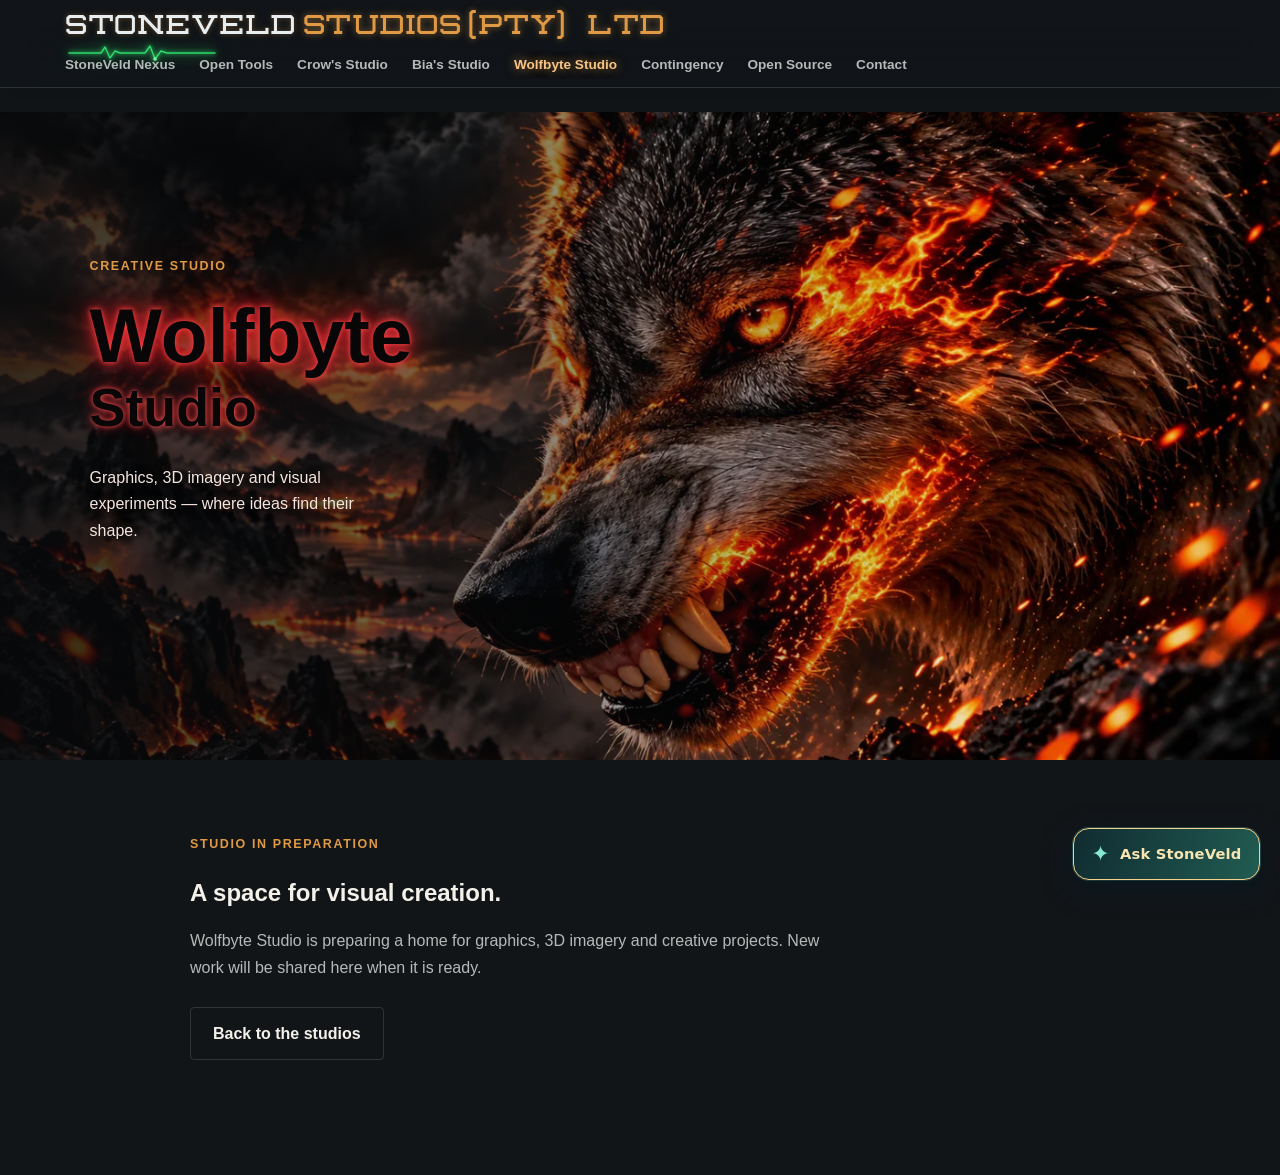
<file: wolfbyte-studio.html>
<!DOCTYPE html>
<html lang="en">
<head>
    <link rel="canonical" href="https://stoneveldstudios.co.za/wolfbyte-studio">
  <meta charset="UTF-8">
  <meta name="viewport" content="width=device-width, initial-scale=1.0">
  <meta name="description" content="Wolfbyte Studio — graphics, 3D imagery and visual experiments at StoneVeld Studios.">
  <title>Wolfbyte Studio — StoneVeld Studios</title>
  <link rel="stylesheet" href="style.css">
<link rel="stylesheet" href="/assistant/bridge.css">
</head>
<body><a href="#main-content" class="skip-link">Skip to main content</a>
  <header class="site-header shared-site-header"><div class="container nav-container"><a href="/" class="logo" aria-label="StoneVeld Studios homepage"><span class="logo-name">StoneVeld</span><span class="logo-studios">Studios</span><span class="logo-studios">(pty) Ltd</span><span class="logo-trace" aria-hidden="true"><svg viewBox="0 0 150 18" preserveAspectRatio="none"><path d="M2 10 H28 L34 10 L38 4 L43 15 L48 8 L53 10 H72 L78 10 L83 3 L88 16 L94 8 L100 10 H148"/><circle cx="88" cy="16" r="1.8"/></svg></span></a><nav class="navigation" aria-label="Main navigation"><a href="/shop">StoneVeld Nexus</a><a href="/open-tools">Open Tools</a><a href="/leon-studio">Crow's Studio</a><a href="/bianca-studio">Bia's Studio</a><a href="/wolfbyte-studio" aria-current="page">Wolfbyte Studio</a><a href="/contingency">Contingency</a><a href="/#open-tools">Open Source</a><a href="/#contact">Contact</a></nav></div></header>
  <main class="wolfbyte-page" id="main-content">
    <section class="wolfbyte-hero" aria-labelledby="wolfbyte-page-title">
      <div class="wolfbyte-hero-content">
        <p class="project-tag">CREATIVE STUDIO</p>
        <h1 id="wolfbyte-page-title"><span>Wolfbyte</span><span>Studio</span></h1>
        <p>Graphics, 3D imagery and visual experiments — where ideas find their shape.</p>
      </div>
    </section>
    <section class="wolfbyte-page-intro">
      <div class="container">
        <p class="project-tag">STUDIO IN PREPARATION</p>
        <h2>A space for visual creation.</h2>
        <p>Wolfbyte Studio is preparing a home for graphics, 3D imagery and creative projects. New work will be shared here when it is ready.</p>
        <a href="/#projects" class="button button-secondary">Back to the studios</a>
      </div>
    </section>
  </main>
<script type="module" src="/assistant/bridge.js"></script>
</body>
</html>
</file>
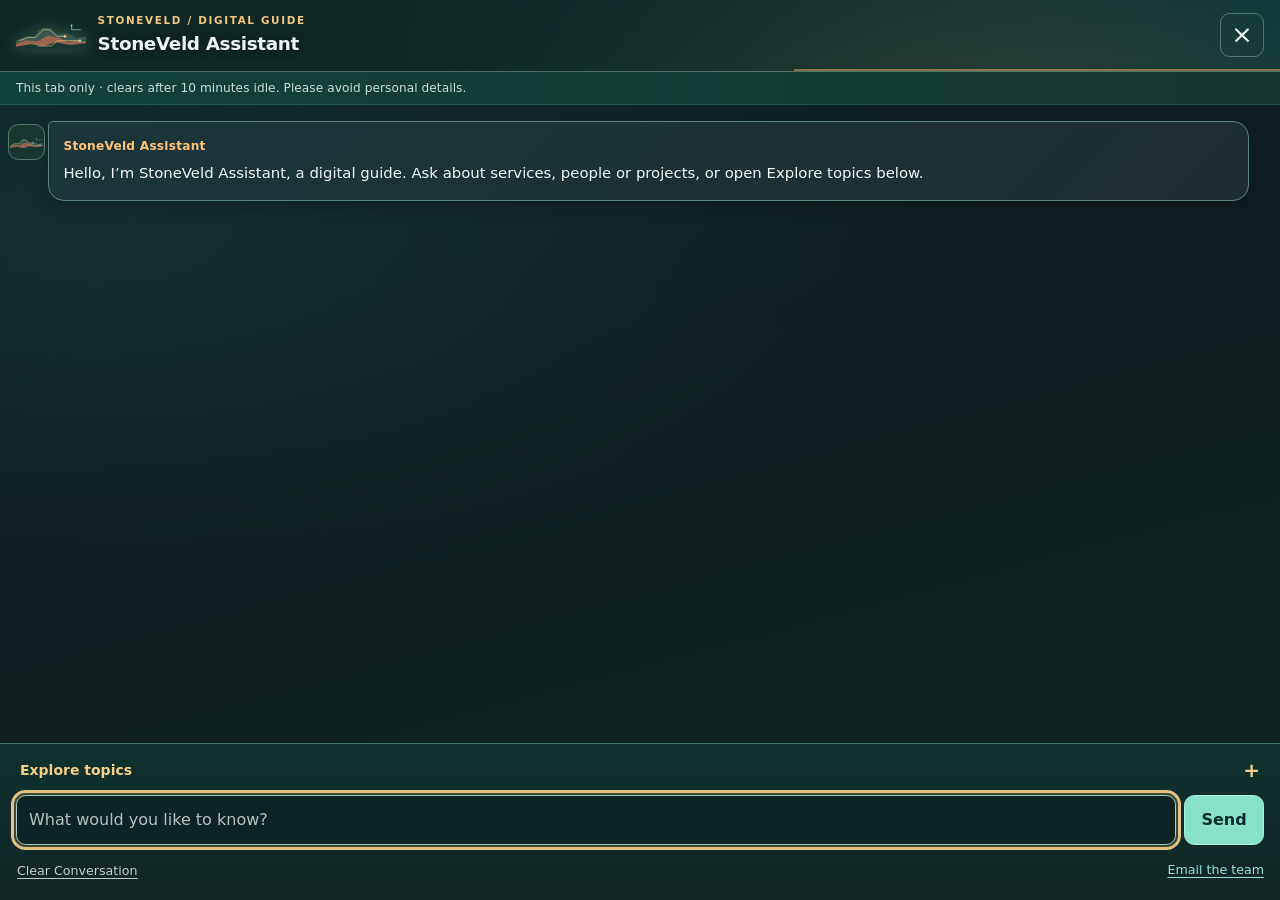
<file: assistant/embed.html>
<!doctype html>
<html lang="en">
<head>
<meta charset="utf-8"><meta name="viewport" content="width=device-width,initial-scale=1">
<meta name="robots" content="noindex,nofollow">
<meta http-equiv="Content-Security-Policy" content="default-src 'self'; script-src 'self'; style-src 'self'; connect-src 'self'; img-src 'self'; object-src 'none'; base-uri 'none'; form-action 'none'">
<title>StoneVeld Assistant · Digital guide</title><link rel="stylesheet" href="src/style.css"><script type="module" src="src/app.js"></script>
<link rel="stylesheet" href="embed.css">
<script type="module" src="embed.js"></script>
</head>
<body class="sv-embedded">
<main class="studio-main">
  <nav class="site-nav" aria-label="StoneVeld Studios">
    <a class="site-brand" href="https://stoneveldstudios.co.za/" target="_blank" rel="noopener noreferrer" aria-label="StoneVeld Studios website (opens in a new tab)">
      <img src="assets/karoo-circuit.svg" alt="" aria-hidden="true" width="124" height="50">
      <span class="brand-wordmark">STONEVELD <small>STUDIOS</small></span>
    </a>
    <div class="site-nav-links">
      <a href="https://stoneveldstudios.co.za/#services" target="_blank" rel="noopener noreferrer">Services</a>
      <a href="https://stoneveldstudios.co.za/#projects" target="_blank" rel="noopener noreferrer">Work</a>
      <a href="https://stoneveldstudios.co.za/start-here" target="_blank" rel="noopener noreferrer">Start Here</a>
    </div>
  </nav>
  <div class="hero-content">
    <p class="eyebrow hero-eyebrow">STONEVELD STUDIOS / DIGITAL GUIDE</p>
    <h1>A helpful place<br>to <span class="hero-accent">begin.</span></h1>
    <p class="intro">Explore the studio’s services, people and projects with StoneVeld Assistant, your digital guide.</p>
    <button id="start" type="button"><span class="start-symbol" aria-hidden="true">✦</span>Ask the assistant <span aria-hidden="true">↗</span></button>
    <p class="notice">StoneVeld business information only. Messages stay in this tab and are not sent to our team.</p>
    <div class="principles" aria-label="Assistant principles"><p>Curated knowledge</p><p>No AI service</p><p>No saved conversations</p></div>
  </div>
  <section class="studio-work" aria-labelledby="studio-work-heading">
    <h2 id="studio-work-heading">Explore our work</h2>
    <div class="studio-project-grid">
      <a class="studio-project project-contingency" href="https://stoneveldstudios.co.za/contingency" target="_blank" rel="noopener noreferrer">
        <span class="project-symbol" aria-hidden="true">◇</span>
        <strong>Contingency Federation</strong>
        <span>Collaboration platform in private development</span>
        <span class="project-arrow" aria-hidden="true">↗</span>
      </a>
      <a class="studio-project project-rag" href="https://stoneveldstudios.co.za/open-tools" target="_blank" rel="noopener noreferrer">
        <span class="project-symbol" aria-hidden="true">⌘</span>
        <strong>RAG Trigger Studio</strong>
        <span>Local-first developer project and open tools</span>
        <span class="project-arrow" aria-hidden="true">↗</span>
      </a>
      <a class="studio-project project-nexus" href="https://stoneveldstudios.co.za/shop" target="_blank" rel="noopener noreferrer">
        <span class="project-symbol" aria-hidden="true">◈</span>
        <strong>StoneVeld Nexus</strong>
        <span>Future studio catalogue · Preview only</span>
        <span class="project-arrow" aria-hidden="true">↗</span>
      </a>
    </div>
  </section>
</main>
<button id="launcher" type="button" aria-controls="assistant" aria-expanded="false">Ask StoneVeld <span aria-hidden="true">✦</span></button>
<section id="assistant" role="dialog" aria-modal="true" aria-labelledby="chat-title" aria-describedby="privacy" hidden>
<header><div class="assistant-brand"><img class="assistant-mark" src="assets/karoo-circuit.svg" alt="" aria-hidden="true" width="160" height="64"><div><p class="eyebrow">STONEVELD / DIGITAL GUIDE</p><h2 id="chat-title">StoneVeld Assistant</h2></div></div><button id="close" type="button" aria-label="Close assistant">×</button></header>
<p id="privacy">This tab only · clears after 10 minutes idle. Please avoid personal details.</p>
<div id="messages" role="log" aria-label="Conversation" aria-live="polite" aria-relevant="additions text" tabindex="0"></div>
<div class="conversation-controls"><div class="topic-area"><button id="topics-toggle" type="button" aria-expanded="false" aria-controls="topics">Explore topics<span class="disclosure-mark" aria-hidden="true"></span></button><div id="topics" role="group" aria-label="Suggested topics" hidden></div></div>
<form id="question-form"><label for="question" class="visually-hidden">Your question</label><div class="input-row"><input id="question" name="question" maxlength="1000" autocomplete="off" placeholder="What would you like to know?" disabled><button id="send" type="submit" disabled>Send</button></div></form>
<footer><button id="clear" type="button">Clear Conversation</button><a href="mailto:info@stoneveldstudios.co.za?subject=StoneVeld%20enquiry">Email the team</a></footer></div>
</section>
<noscript>This local assistant needs JavaScript. Contact info@stoneveldstudios.co.za through your email application.</noscript>
</body></html>
</file>
<file: style.css>
@font-face {
    font-family: "Armadillo";
    src: url("assets/fonts/Armadillo.ttf") format("truetype");
    font-weight: 400;
    font-style: normal;
    font-display: swap;
}

:root {
    --background: #151719;
    --surface: #1D2024;
    --surface-light: #292D32;

    --text: #F4F1EA;
    --muted: #B7B9B8;

    --accent: #E09A45;
    --accent-light: #F2B86A;

    --border: rgba(255, 255, 255, 0.13);

    --max-width: 1150px;
}

* {
    box-sizing: border-box;
    margin: 0;
    padding: 0;
}


html {
    scroll-behavior: smooth;
}


body {
    background: var(--background);
    color: var(--text);
    font-family: Arial, Helvetica, sans-serif;
    line-height: 1.6;
}

p {
    font-family: "Marvel", Arial, Helvetica, sans-serif;
    font-weight: 700;
}

main {
    padding-top: 68px;
}

a {
    color: inherit;
    text-decoration: none;
}


.container {
    width: min(90%, var(--max-width));
    margin: 0 auto;
}


/* -------------------------
   NAVIGATION
------------------------- */

.site-header {
    position: fixed;
    top: 0;
    left: 0;
    z-index: 1000;
    width: 100%;
    border-bottom: 1px solid var(--border);
    background: rgba(21, 23, 25, 0.95);
    backdrop-filter: blur(12px);
}


.nav-container {
    min-height: 68px;
    display: flex;
    align-items: center;
    justify-content: space-between;
}

.logo {
    position: relative;
    display: inline-block;
    color: #E8EDF0;
    font-family: "Armadillo", Arial, Helvetica, sans-serif;
    font-size: 2rem;
    font-weight: 400;
    letter-spacing: 0.5px;
    text-transform: none;
    line-height: 1;
}

.logo-name {
    color: #E8EDF0;
    text-shadow:
        0 0 5px rgba(224, 154, 69, 0.30),
        0 0 12px rgba(224, 154, 69, 0.12);
}

.logo-studios {
    color: var(--accent);
    margin-left: 7px;
    text-shadow:
        0 0 6px rgba(224, 154, 69, 0.45),
        0 0 14px rgba(224, 154, 69, 0.18);
}

.logo-trace {
    position: absolute;
    left: 2px;
    top: calc(100% + 4px);
    width: 150px;
    height: 18px;
    pointer-events: none;
}

.logo-trace svg {
    width: 100%;
    height: 100%;
    overflow: visible;
}

.logo-trace path {
    fill: none;
    stroke: var(--accent);
    stroke-width: 1.4;
    stroke-linecap: round;
    stroke-linejoin: round;
    filter:
        drop-shadow(0 0 3px rgba(224, 154, 69, 0.55))
        drop-shadow(0 0 7px rgba(224, 154, 69, 0.20));
}

.logo-trace circle {
    fill: var(--accent-light);
    filter:
        drop-shadow(0 0 4px rgba(242, 184, 106, 0.75))
        drop-shadow(0 0 8px rgba(242, 184, 106, 0.25));
}

.navigation {
    display: flex;
    gap: 30px;
}


.navigation a {
    color: var(--muted);
    font-size: 0.8rem;
    transition: color 0.2s ease;
}


.navigation a:hover {
    color: var(--text);
}


/* -------------------------
   HERO
------------------------- */

.hero {
 position: relative;
    min-height: 680px;
    display: flex;
    align-items: center;
    overflow: hidden;
}

 .hero-content {
     position: relative;
     z-index: 1;
     max-width: 850px;
 }


.eyebrow,
    .section-label,
    .project-tag {
    color: var(--accent);
    font-size: 0.8rem;
    font-weight: 700;
    letter-spacing: 2px;
}

.eyebrow a {
    color: var(--accent);
    text-decoration: none;
    transition: color 0.2s ease;
}

.eyebrow a:hover {
    color: var(--accent-light);
}

.eyebrow {
    margin-bottom: 20px;
}


.hero h1 {
    max-width: 760px;
    font-size: clamp(2rem, 4.2vw, 3.6rem);
    line-height: 1.05;
    letter-spacing: -2px;
    margin-bottom: 30px;
}


.hero-text {
    max-width: 650px;
    color: var(--muted);
    font-size: 1.2rem;
    margin-bottom: 36px;
}


.hero-buttons {
    display: flex;
    gap: 15px;
    flex-wrap: wrap;
}


/* -------------------------
   BUTTONS
------------------------- */

.button {
    display: inline-block;
    padding: 13px 22px;
    border-radius: 4px;
    font-weight: 700;
    transition: transform 0.2s ease, background 0.2s ease;
}


.button:hover {
    transform: translateY(-2px);
}


.button-primary {
    background: var(--accent);
    color: #111;
}


.button-primary:hover {
    background: var(--accent-light);
}


.button-secondary {
    border: 1px solid var(--border);
    color: var(--text);
}


.button-secondary:hover {
    background: var(--surface-light);
}


/* -------------------------
   GENERAL SECTIONS
------------------------- */

.section {
    padding: 110px 0;
}


.section-dark {
    background: var(--surface);
}


.section-label {
    margin-bottom: 12px;
}


.section h2 {
    max-width: 1050px;
    font-size: clamp(2rem, 5vw, 3.2rem);
    line-height: 1.05;
    letter-spacing: -4px;
    margin-bottom: 55px;
}


/* -------------------------
   SERVICE CARDS
------------------------- */

.cards {
    display: grid;
    grid-template-columns: repeat(3, 1fr);
    gap: 20px;
}


.card {
    background: var(--surface);
    border: 1px solid var(--border);
    padding: 32px;
    min-height: 270px;
    transition: transform 0.2s ease, border-color 0.2s ease;
}


.card:hover {
    transform: translateY(-5px);
    border-color: rgba(208, 138, 62, 0.45);
}


.card-number {
    color: var(--accent);
    font-size: 0.85rem;
    font-weight: 700;
    margin-bottom: 55px;
}


.card h3 {
    font-size: 1.5rem;
    margin-bottom: 15px;
}


.card p {
    color: var(--muted);
}


/* -------------------------
   PROJECTS
------------------------- */

.project-grid {
    display: grid;
    grid-template-columns: repeat(2, 1fr);
    gap: 20px;
}

.downloads-grid {
    display: grid;
    grid-template-columns: repeat(2, 1fr);
    gap: 20px;
}

.download-card {
    background: var(--surface);
    border: 1px solid var(--border);
    padding: 32px;
    min-height: 250px;
    display: flex;
    flex-direction: column;
    justify-content: space-between;
}

.download-card:hover {
    border-color: rgba(208, 138, 62, 0.45);
}

.project-card {
    min-height: 330px;
    padding: 35px;
    background: var(--surface-light);
    border: 1px solid var(--border);
    display: flex;
    flex-direction: column;
    justify-content: space-between;
}


.project-tag {
    margin-bottom: 20px;
    font-size: 0.7rem;
}


.project-card h3 {
    font-size: 2rem;
    margin-bottom: 15px;
}


.project-card p {
    color: var(--muted);
    max-width: 500px;
}


.project-link {
    color: var(--accent);
    font-weight: 700;
}


/* -------------------------
   CONTACT
------------------------- */

.contact-section {
    padding: 120px 0;
    border-top: 1px solid var(--border);
}


.contact-content {
    max-width: 750px;
}


.contact-content h2 {
    font-size: clamp(2.4rem, 6vw, 4.5rem);
    line-height: 1;
    letter-spacing: -3px;
    margin: 15px 0 25px;
}


.contact-content > p:not(.section-label) {
    color: var(--muted);
    font-size: 1.1rem;
    margin-bottom: 30px;
}


/* -------------------------
   FOOTER
------------------------- */

.site-footer {
    border-top: 1px solid var(--border);
    padding: 25px 0;
}


.footer-container {
    display: flex;
    justify-content: space-between;
    gap: 20px;
    color: var(--muted);
    font-size: 0.85rem;
}


/* -------------------------
   MOBILE
------------------------- */

@media (max-width: 800px) {

    .navigation {
        gap: 15px;
    }

    .hero {
        min-height: 680px;
        display: flex;
        align-items: center;
        background:
            radial-gradient(circle at 80% 30%, rgba(208, 138, 62, 0.14), transparent 30%),
            linear-gradient(180deg, #181B1E 0%, #111315 100%);
    }

    .hero h1 {
        letter-spacing: -2px;
    }

    .downloads-grid {
        grid-template-columns: 1fr;
    }
    .cards,
    .project-grid {
        grid-template-columns: 1fr;
    }

    .section {
        padding: 80px 0;
    }

    .footer-container {
        flex-direction: column;
    }
}


@media (max-width: 550px) {

    .navigation {
        display: none;
    }

    .hero h1 {
        font-size: 2.2rem;
    }

    .hero-text {
        font-size: 1rem;
    }
}

 .hero-video {
 position: absolute;
 inset: 0;
 width: 100%;
 height: 100%;
 object-fit: cover;
 z-index: 0;
 }

 .hero-content {
 transform: translate(-190px, -190px);
 }

 .hero-content .eyebrow {
 color: var(--accent);
 }
/* -------------------------
EXPLORE STONEVELD PORTAL
------------------------- */

.explore-grid {
display: grid;
grid-template-columns: 1fr 1fr;
gap: 20px;
margin-top: 55px;
}

.explore-card {
position: relative;
min-height: 360px;
overflow: hidden;
background: var(--surface-light);
border: 1px solid var(--border);
transition: transform 0.25s ease, border-color 0.25s ease;
}

.explore-card:hover {
transform: translateY(-6px);
border-color: rgba(208, 138, 62, 0.45);
}

.explore-card-studio {
display: flex;
align-items: flex-end;
}

.explore-card-studio::before {
content: "";
position: absolute;
inset: 0;
background: linear-gradient(135deg, rgba(255,255,255,0.02), rgba(0,0,0,0.22));
}

.explore-card-content {
position: relative;
z-index: 2;
padding: 35px;
}

.explore-card h3 {
font-size: 2rem;
margin-bottom: 15px;
}

.explore-card p {
color: var(--muted);
max-width: 520px;
}

.explore-status {
display: inline-block;
margin-top: 25px;
color: var(--accent);
font-size: 0.7rem;
font-weight: 700;
letter-spacing: 0.08em;
}

.explore-card-workspace {
grid-column: 1 / -1;
min-height: 460px;
display: grid;
grid-template-columns: 1.35fr 1fr;
}

.explore-card-image {
min-height: 460px;
overflow: hidden;
}

.explore-card-image img {
width: 100%;
height: 100%;
object-fit: cover;
display: block;
transition: transform 0.5s ease;
}

.explore-card-workspace:hover .explore-card-image img {
transform: scale(1.03);
}

@media (max-width: 800px) {
.explore-grid {
grid-template-columns: 1fr;
}

.explore-card-workspace {
grid-column: auto;
grid-template-columns: 1fr;
}

.explore-card-image {
min-height: 300px;
}
}

.explore-card-bianca {
 align-items: flex-start;
background-image: linear-gradient(rgba(0, 0, 0, 0.38), rgba(0, 0, 0, 0.68)), linear-gradient(135deg, #352247, #171b29);
background-size: cover;
background-position: center 90%;
}

.explore-card-bianca .explore-card-content { align-self: flex-start; padding: 32px 35px; max-width: 48%; }
.explore-card-bianca { border-radius: 26px; }
.explore-card-bianca h3 { color: #c77dff; text-shadow: 0 0 6px rgba(199, 125, 255, 0.75), 0 0 14px rgba(199, 125, 255, 0.45), 0 0 24px rgba(199, 125, 255, 0.25); }


.bianca-page {
min-height: 100vh;
padding: 120px 7vw 80px;
}

.bianca-hero {
max-width: 1200px;
margin: 0 auto;
min-height: 620px;
display: grid;
grid-template-columns: 1fr 1fr;
overflow: hidden;
border: 1px solid var(--border);
border-radius: 26px;
background: var(--surface-light);
}

.bianca-hero-image {
min-height: 620px;
overflow: hidden;
}

.bianca-hero-image img {
width: 100%;
height: 100%;
object-fit: cover;
object-position: center 20%;
}

.bianca-hero-content {
display: flex;
flex-direction: column;
justify-content: center;
padding: 60px;
}

.bianca-hero-content h1 {
color: #c77dff;
text-shadow:
0 0 6px rgba(199, 125, 255, 0.75),
0 0 14px rgba(199, 125, 255, 0.45),
0 0 24px rgba(199, 125, 255, 0.25);
margin-bottom: 25px;
}

.bianca-intro {
font-size: 1.2rem;
line-height: 1.7;
color: var(--text-muted);
max-width: 520px;
}

.bianca-content {
max-width: 900px;
margin: 100px auto 0;
}

.bianca-content h2 {
font-size: 2.2rem;
margin-bottom: 20px;
}

.bianca-content p:last-child {
color: var(--text-muted);
font-size: 1.1rem;
line-height: 1.8;
}

.back-link {
color: var(--text-muted);
text-decoration: none;
}

.back-link:hover {
color: #c77dff;
}

@media (max-width: 800px) {
.bianca-page {
padding: 100px 5vw 60px;
}

.bianca-hero {
grid-template-columns: 1fr;
}

.bianca-hero-image {
min-height: 450px;
}

.bianca-hero-content {
padding: 40px 30px;
}
}
.explore-card-link { display: block; text-decoration: none; color: inherit; }

/* Leon's Studio — restrained, static cyan digital rain. */
.explore-card-leon, .leon-hero {
  background-color: #03080d;
  background-image: linear-gradient(180deg, rgba(2,7,12,.15), rgba(2,7,12,.88)), url("assets/leon-digital-rain.webp");
  background-position: center;
  background-size: cover;
}
.explore-card-leon { border-color: rgba(55,180,212,.26); }
.explore-card-leon h3, .leon-hero h1 { color: #d8faff; text-shadow: 0 0 16px rgba(38,179,223,.35); }
.explore-card-leon p, .leon-hero p { color: #c5dae3; }
.explore-card-link:focus-visible { outline: 2px solid #70d9f5; outline-offset: 4px; }
.leon-page { background: #040a10; min-height: 100vh; }
.studio-subheader { display: flex; align-items: center; justify-content: space-between; }
.leon-hero { min-height: 65vh; display: flex; align-items: end; padding: 90px max(24px, 8vw) 70px; }
.leon-hero-content { max-width: 760px; }
.leon-hero h1 { font-size: clamp(2.6rem, 6vw, 5rem); margin: 14px 0; }
.leon-hero p { line-height: 1.7; }
.leon-content { max-width: 950px; margin: 0 auto; padding: 70px 24px 110px; }
.leon-content h2 { margin: 18px 0; }
.leon-content > p { line-height: 1.8; }
@media (max-width: 600px) { .leon-hero { min-height: 52vh; padding: 80px 22px 45px; } }

/* The studio section forms two rows of matched cards; the working lab follows. */
.explore-card-leon { border-radius: 26px; }
.explore-card-contingency, .explore-card-wolfbytes { border-radius: 26px; }
.explore-card-contingency { background: radial-gradient(circle at 80% 15%, rgba(134,184,174,.28), transparent 55%), linear-gradient(135deg, #20373d 0%, #172d35 48%, #17232b 100%); border-color: rgba(112,193,186,.28); }
.explore-card-contingency h3 { color: #c0f2e8; }
.explore-card-wolfbytes { background: radial-gradient(circle at 78% 22%, rgba(153,122,221,.25), transparent 55%), linear-gradient(145deg,#202232,#18232d 70%,#111921); border-color:rgba(181,150,224,.28); }
.explore-card-wolfbytes h3 { color: #dfcffd; }
.explore-card-workspace { min-height: 320px; border-radius: 26px; }
.explore-card-workspace .explore-card-image { min-height: 320px; }
@media (max-width: 800px) { .explore-card-workspace .explore-card-image { min-height: 240px; } }

.contingency-preview { min-height:100vh; padding:120px 7vw 80px; background:radial-gradient(circle at 80% 18%,rgba(131,193,172,.17),transparent 50%),#0c181b; }
.contingency-preview-content { max-width:800px; margin:7vh auto 0; }
.contingency-preview h1 { font-size:clamp(2.8rem,6vw,5rem); color:#d2fff2; margin:14px 0; }
.contingency-preview p { max-width:640px; margin:0 0 24px; color:#d3e0df; }

/* Full-width Workspace card remains a navigable gateway to open project material. */
.explore-workspace-link { grid-column: 1 / -1; }
.explore-workspace-link .explore-card-workspace { grid-column: auto; }

/* StoneVeld public-facing lower homepage */
.creation-grid { display:grid;grid-template-columns:repeat(3,minmax(0,1fr));gap:20px;margin:36px 0 25px; }
.creation-card {padding:32px;min-height:270px;border:1px solid var(--border);border-radius:22px;background:linear-gradient(145deg,#283039,#1a2128);}
.creation-card:nth-child(2){background:linear-gradient(145deg,#302b3c,#1a2128)}
.creation-card:nth-child(3){background:linear-gradient(145deg,#333027,#1b2027)}
.creation-card h3{margin:12px 0;color:var(--text)}.creation-card p{color:var(--muted)}
.creation-icon{font-size:2.3rem;color:#e9b981;display:block;margin-bottom:22px}
.section-action{display:inline-block;color:var(--accent-light);font-weight:700;margin-top:6px}
.split-feature{display:grid;grid-template-columns:1.4fr 1fr;align-items:center;gap:46px}
.split-feature h2{margin:16px 0}.split-feature p{color:var(--muted)}
.split-actions{display:flex;flex-direction:column;align-items:flex-start;gap:19px}
.open-tools-section{background:#1b2429}.taking-shape-section{background:linear-gradient(110deg,#1d2b2b,#1c2027)}
.modern-footer{padding:55px 0 22px;background:#101719;border-top:1px solid var(--border)}
.footer-layout{display:grid;grid-template-columns:1.6fr 1fr 1.3fr;gap:34px}
.footer-layout>div{display:flex;flex-direction:column;align-items:flex-start;gap:10px}
.footer-layout a,.footer-layout span,.footer-layout p{font-size:.9rem;color:var(--muted)}
.footer-layout a:hover{color:var(--accent-light)}
.footer-layout .footer-social-link { display: inline-flex; align-items: center; gap: .4rem; color: var(--accent-light); font-weight: 700; text-decoration: underline; text-underline-offset: .2em; }
.footer-layout .footer-social-link:hover { color: #ffffff; }
.footer-layout .footer-social-link:focus-visible { outline: 2px solid var(--accent-light); outline-offset: 4px; border-radius: 3px; }
.footer-social-link [aria-hidden="true"] { font-size: .85em; }

.footer-bottom{border-top:1px solid var(--border);margin-top:35px;padding-top:18px;color:var(--muted);font-size:.8rem}
@media(max-width:800px){.creation-grid,.split-feature,.footer-layout{grid-template-columns:1fr}.creation-card{min-height:230px}.split-feature{gap:24px}}

.catalogue-page{min-height:100vh;padding:125px 0 90px;background:#171d21}.catalogue-page h1{font-size:clamp(2.5rem,5vw,4.3rem);margin:14px 0}.catalogue-intro{max-width:780px;color:var(--muted);font-size:1.15rem}.catalogue-note{margin-top:22px;color:var(--muted)}.catalogue-note a{color:var(--accent-light)}

/* Approved original Wolfbytes wolf artwork; keep the left-hand copy legible. */
.explore-card-wolfbytes {
  background-color: #141719;
  background-image: linear-gradient(90deg,rgba(8,11,16,.86) 0%,rgba(8,11,16,.62) 44%,rgba(8,11,16,.14) 100%), url("assets/wolfbytes-volcanic-wolf.webp");
  background-position: center center;
  background-size: cover;
  border-color: rgba(228,128,61,.37);
}
.explore-card-wolfbytes h3 { color: #ffe0c2; text-shadow: 0 2px 18px rgba(0,0,0,.75); }
.explore-card-wolfbytes .explore-card-content { max-width: 76%; }
.explore-card-wolfbytes p { color: #f3e2d4; text-shadow: 0 2px 8px rgba(0,0,0,.9); }

/* Wolfbyte Studio: stacked neon wordmark and text confined to the left. */
.explore-card-wolfbytes { align-items:stretch; }
.explore-card-wolfbytes .wolfbyte-card-content {
  width:100%; max-width:none; height:100%; padding:26px 30px;
  display:flex; flex-direction:column; align-items:flex-start;
}
.explore-card-wolfbytes .wolfbyte-title {
  display:flex; flex-direction:column; align-items:flex-start;
  gap:3px; margin:0; line-height:1.04; font-weight:900;
}
.explore-card-wolfbytes .wolfbyte-name {
  color:#090607; font-size:clamp(2.15rem,3.3vw,3rem);
  text-shadow:0 0 3px #ff3d42,0 0 7px #ff3940,0 0 13px rgba(255,19,34,.95),0 0 25px rgba(255,16,36,.7),0 0 39px rgba(255,22,42,.37);
}
.explore-card-wolfbytes .wolfbyte-studio {
  color:#0d090a; font-size:clamp(1.6rem,2.65vw,2.3rem);
  text-shadow:0 0 3px #ff5555,0 0 9px rgba(255,35,45,.66),0 0 19px rgba(255,25,40,.32);
}
.explore-card-wolfbytes .wolfbyte-description {
  max-width:45%; width:100%; margin-top:22px;
  color:#f3e2d4; line-height:1.48; font-size:1rem;
  text-shadow:0 1px 5px #000,0 0 12px rgba(0,0,0,.85);
}
.explore-card-wolfbytes .explore-status { margin-top:auto; max-width:48%; text-shadow:0 1px 7px #000; }
@media(max-width:800px){
  .explore-card-wolfbytes .wolfbyte-description{max-width:50%;font-size:.94rem;}
  .explore-card-wolfbytes .wolfbyte-card-content{padding:23px;}
}
@media(max-width:430px){
  .explore-card-wolfbytes .wolfbyte-description{max-width:55%;font-size:.87rem;}
  .explore-card-wolfbytes .wolfbyte-name{font-size:2rem;}
  .explore-card-wolfbytes .wolfbyte-studio{font-size:1.5rem;}
}

/* Wolfbyte Studio landing page: approved artwork and two-tier red glow. */
.wolfbyte-page{min-height:100vh;background:#121518;}
.wolfbyte-hero{min-height:72vh;display:flex;align-items:flex-start;padding:145px max(30px,7vw) 75px;background-color:#17191b;background-image:linear-gradient(90deg,rgba(9,10,12,.83) 0%,rgba(9,10,12,.53) 37%,rgba(9,10,12,.07) 75%),url("assets/wolfbytes-volcanic-wolf.webp");background-size:cover;background-position:center;}
.wolfbyte-hero-content{max-width:450px;}
.wolfbyte-hero h1{display:flex;flex-direction:column;line-height:1.02;gap:6px;margin:17px 0 30px;font-size:clamp(2.5rem,6vw,5rem);color:#080607;text-shadow:0 0 5px #ff4545,0 0 13px #e42734,0 0 32px rgba(255,23,34,.75);}
.wolfbyte-hero h1 span+span{font-size:.7em;text-shadow:0 0 5px #ff5353,0 0 13px rgba(255,24,40,.52);}
.wolfbyte-hero-content>p:last-child{max-width:310px;color:#f4e6de;text-shadow:0 2px 12px #000;}
.wolfbyte-page-intro{padding:75px 0 115px;}
.wolfbyte-page-intro .container{max-width:900px;}
.wolfbyte-page-intro h2{margin:16px 0;}
.wolfbyte-page-intro p:not(.project-tag){max-width:630px;margin-bottom:26px;color:var(--muted);}
@media(max-width:650px){.wolfbyte-hero{min-height:63vh;padding:115px 24px 60px;background-position:61% center;}.wolfbyte-hero-content{max-width:64%;}}

/* Leon's Studio: approved kernel blueprint / mechanical raven artwork. */
.explore-card-leon, .leon-hero {
 background-color:#030a11;
 background-image:linear-gradient(90deg,rgba(2,9,17,.82) 0%,rgba(2,9,17,.62) 37%,rgba(2,9,17,.12) 100%),url("assets/leon_systems_crow.webp");
 background-size:cover; background-position:center center;
}
.explore-card-leon {align-items:flex-end; border-color:rgba(72,187,235,.3);}
.explore-card-leon .explore-card-content {max-width:63%; padding:30px;}
.explore-card-leon h3, .leon-hero h1 {
 color:#f4fbff;
 text-shadow:0 2px 3px rgba(0,0,0,.92),0 0 9px rgba(255,179,93,.44),0 0 21px rgba(255,151,70,.23);
}
.explore-card-leon p, .leon-hero p {
 color:#e6f2f9; text-shadow:0 2px 4px rgba(0,0,0,.92),0 0 12px rgba(255,161,83,.27);
}
.leon-hero {background-position:center center;}
.leon-hero-content {max-width:630px;}
@media(max-width:600px){
 .explore-card-leon .explore-card-content{max-width:70%;padding:22px;}
 .leon-hero-content{max-width:83%;}
}

/* Leon homepage card typography placement and blue/orange title treatment. */
.explore-card-leon { align-items:flex-start; }
.explore-card-leon .explore-card-content { max-width:64%; padding:21px 24px; }
.explore-card-leon h3 {
 color:#123c85;
 -webkit-text-stroke:.35px rgba(255,195,120,.75);
 text-shadow:0 0 3px rgba(255,193,111,.92),0 0 8px rgba(255,153,61,.88),0 0 18px rgba(255,119,35,.7),0 0 30px rgba(255,113,29,.38);
}
@media(max-width:600px){.explore-card-leon .explore-card-content{max-width:72%;padding:19px 20px;}}

/* Contingency: warm tungsten-orange identity with restrained white neon. */
.explore-card-contingency h3 {
  color: #f0a33a;
  text-shadow: 0 0 2px rgba(255,255,255,.95),
               0 0 8px rgba(255,255,255,.80),
               0 0 17px rgba(255,255,255,.40),
               0 0 27px rgba(240,163,58,.35);
}
.explore-card-contingency .project-tag {
  color: rgba(245,245,245,.9);
  letter-spacing: .22em;
}
.explore-card-contingency p:not(.project-tag) {
  color: #e8f3f2;
  text-shadow: 0 1px 3px rgba(0,0,0,.75);
}

/* Contingency collaboration network background: Teams, chat, Git and Archive. */
.explore-card-contingency {
  background-color:#07151d;
  background-image:linear-gradient(90deg,rgba(5,16,25,.86) 0%,rgba(5,16,25,.68) 40%,rgba(5,16,25,.1) 100%),url("assets/contingency-collaboration.webp");
  background-position:center; background-size:cover;
  border-color:rgba(211,139,59,.43);
}
.explore-card-contingency .explore-card-content{max-width:68%;padding:28px 30px;}
.explore-card-contingency h3 {color:#cf791c;text-shadow:0 0 3px rgba(255,255,255,.93),0 0 9px rgba(255,255,255,.74),0 0 20px rgba(255,255,255,.3),0 0 27px rgba(226,142,56,.24);}
@media(max-width:600px){.explore-card-contingency .explore-card-content{max-width:78%;padding:22px;}}

/* Contingency public preview, separate from its private pilot. */
.fed-landing{background:#10191d;color:#eef5f5;}
.fed-hero{min-height:690px;min-height:78vh;display:flex;align-items:center;background:#07151d linear-gradient(90deg,rgba(4,13,20,.92) 0%,rgba(4,13,20,.77) 34%,rgba(4,13,20,.1) 86%),url("assets/contingency-collaboration.webp") center/cover no-repeat;}
.fed-hero-inner{padding-top:105px;padding-bottom:80px;}
.fed-hero-inner>p:not(.project-tag){max-width:580px;line-height:1.75;text-shadow:0 2px 9px #000;}
.fed-hero h1{font-size:clamp(3.4rem,8vw,6.3rem);margin:18px 0;color:#d08027;text-shadow:0 0 4px rgba(255,255,255,.9),0 0 13px rgba(255,255,255,.6),0 0 29px rgba(222,146,74,.4);}
.fed-hero .fed-hero-lead{font-size:clamp(1.3rem,2.4vw,1.8rem);color:#fff4df;font-weight:650;}
.fed-text-link{display:inline-block;margin-top:22px;color:#ffca8e;font-weight:700;}
.fed-section{padding:95px 0;}
.fed-section h2{max-width:730px;margin:15px 0 20px;font-size:clamp(1.9rem,3vw,2.8rem);}
.fed-section-intro{max-width:730px;color:#bfcfd2;}
.fed-feature-grid{display:grid;grid-template-columns:repeat(2,minmax(0,1fr));gap:18px;margin-top:35px;}
.fed-feature{background:linear-gradient(145deg,#1b2d32,#162126);border:1px solid rgba(104,177,176,.25);border-radius:23px;padding:30px;min-height:245px;}
.fed-feature h3{font-size:1.35rem;margin:14px 0 10px;color:#f9e5c8;}
.fed-feature p,.fed-journey p{color:#c6d3d6;line-height:1.7;}
.fed-symbol{font-size:2rem;color:#dca466;}
.fed-journey{background:#14252b;}
.fed-journey-layout{display:grid;grid-template-columns:1fr 1.1fr;gap:50px;align-items:start;}
.fed-status-section{background:radial-gradient(circle at 80% 20%,rgba(209,126,45,.13),transparent 50%),#10191d;}
.fed-status-inner{max-width:900px;text-align:center;}
.fed-status-inner h2{margin:16px auto;}.fed-status-inner>p:not(.section-label){max-width:680px;margin:0 auto 25px;color:#c6d3d6;line-height:1.7;}
.fed-status-inner .fed-interest-note{margin-top:16px!important;font-size:.85rem;}
@media(max-width:700px){.fed-hero{min-height:600px;background-position:63% center;}.fed-feature-grid,.fed-journey-layout{grid-template-columns:1fr;}.fed-section{padding:65px 0;}}

/* Brighter, inviting Contingency launch treatment. */
.fed-landing{background:#10232b;}
.fed-launch-intro{padding:110px 0 34px;background:radial-gradient(circle at 86% 12%,rgba(23,157,188,.22),transparent 50%),linear-gradient(150deg,#11242f,#163943 70%,#18292e);}
.fed-launch-heading{display:flex;justify-content:space-between;align-items:end;gap:35px;}
.fed-launch-heading>div:first-child{max-width:800px;}
.fed-launch-heading h1{font-size:clamp(2.6rem,5.4vw,5.2rem);line-height:1.07;margin:15px 0 20px;color:#e9fbff;text-shadow:0 0 24px rgba(78,214,240,.26);}
.fed-launch-heading p:not(.project-tag){font-size:clamp(1.1rem,1.7vw,1.4rem);max-width:680px;color:#e3f3ef;line-height:1.5;}
.fed-launch-heading strong{color:#ffc27d;}
.fed-launch-actions{display:flex;flex-wrap:wrap;gap:14px;align-items:center;padding-bottom:5px;min-width:210px;}
.fed-launch-button,.fed-launch-secondary{display:inline-flex;align-items:center;justify-content:center;padding:13px 18px;border-radius:13px;text-decoration:none;font-weight:700;}
.fed-launch-button{background:#e69a48;color:#111b21;box-shadow:0 0 25px rgba(236,158,77,.28);}
.fed-launch-secondary{color:#a9f4f2;border:1px solid rgba(108,223,223,.55);}
.fed-launch-button:hover,.fed-launch-secondary:hover{transform:translateY(-2px);}
.fed-banner-section{padding:27px 0 75px;background:linear-gradient(#163943,#152c34);}
.fed-launch-banner{margin:0;}
.fed-launch-banner img{display:block;width:100%;height:auto;border-radius:24px;border:1px solid rgba(88,204,229,.42);box-shadow:0 22px 55px rgba(0,0,0,.34),0 0 28px rgba(24,184,207,.1);}
.fed-launch-banner figcaption{font-size:.87rem;color:#b5d5d7;margin-top:12px;}
.fed-showcase{padding:78px 0 65px;background:radial-gradient(circle at 85% 45%,rgba(205,136,55,.13),transparent 46%),#152c34;}
.fed-showcase h2{font-size:clamp(2rem,3.4vw,3.1rem);margin:14px 0;}
.fed-showcase p:not(.section-label){font-size:1.17rem;max-width:820px;line-height:1.7;color:#d4e9e8;}
.fed-launch-links{display:flex;flex-wrap:wrap;gap:24px;margin-top:25px;}
.fed-launch-links a{color:#ffc27d;font-weight:700;}
.fed-feature{background:linear-gradient(145deg,#213f47,#1a2c35);border-color:rgba(92,214,218,.32);box-shadow:0 10px 27px rgba(0,0,0,.09);}
.fed-journey{background:#1a3940;}
.fed-status-section{background:radial-gradient(circle at 18% 10%,rgba(52,191,209,.2),transparent 40%),radial-gradient(circle at 84% 75%,rgba(231,150,62,.16),transparent 40%),#142a33;}
@media(max-width:800px){.fed-launch-heading{flex-direction:column;align-items:flex-start;}.fed-launch-intro{padding-top:95px;}.fed-banner-section{padding-bottom:45px;}.fed-showcase{padding:60px 0;}}
@media(prefers-reduced-motion:reduce){.fed-launch-button:hover,.fed-launch-secondary:hover{transform:none;}}

/* Open Tools public showcase / RAG Trigger Studio */
.tools-landing{background:#111b21;color:#f1f6f4;min-height:100vh;}
.tools-intro{padding:120px 0 63px;background:radial-gradient(circle at 85% 20%,rgba(42,180,198,.15),transparent 52%),linear-gradient(145deg,#172c32,#101b23);}
.tools-intro h1{font-size:clamp(2.7rem,5vw,4.8rem);line-height:1.09;margin:14px 0 20px;}
.tools-intro h1 span{color:#8ae5ea;}
.tools-intro p:not(.section-label){max-width:760px;color:#d3e3e4;font-size:1.18rem;line-height:1.7;}
.tools-spotlight{padding:85px 0;background:linear-gradient(130deg,#17252e,#173139);}
.tools-spotlight-grid{display:grid;grid-template-columns:minmax(0,1fr) minmax(0,.95fr);gap:55px;align-items:center;}
.tools-spotlight h2{font-size:clamp(2.2rem,3.9vw,3.7rem);line-height:1.12;margin:15px 0;}
.tools-spotlight-copy>p:not(.project-tag){color:#d1dfe0;line-height:1.7;margin-bottom:17px;}
.tools-spotlight-copy .tools-lead{font-size:1.3rem;color:#f9e3c2!important;font-weight:700;}
.tools-tags{display:flex;flex-wrap:wrap;gap:9px;margin:21px 0;}
.tools-tags span{border:1px solid rgba(123,216,214,.35);background:rgba(53,109,117,.22);padding:7px 11px;border-radius:18px;font-size:.82rem;color:#c8ecea;}
.tools-actions{display:flex;flex-wrap:wrap;gap:13px;margin:25px 0 13px;}
.tools-primary-link,.tools-secondary-link{display:inline-flex;align-items:center;justify-content:center;border-radius:12px;padding:12px 17px;font-weight:700;}
.tools-primary-link{background:#de9b4f;color:#142027;}
.tools-secondary-link{color:#b8f0f0;border:1px solid rgba(136,231,231,.53);}
.tools-primary-link:hover,.tools-secondary-link:hover{filter:brightness(1.1);}
.tools-availability{font-size:.83rem;opacity:.88;}
.tools-screenshot{margin:0;padding:13px;border-radius:23px;background:#263b44;border:1px solid rgba(125,221,221,.38);box-shadow:0 19px 40px rgba(0,0,0,.24);}
.tools-screenshot a{display:block;overflow:hidden;border-radius:14px;}
.tools-screenshot img{display:block;width:100%;height:auto;}
.tools-screenshot figcaption{font-size:.82rem;color:#c6d8dc;margin:12px 6px 3px;}
.tools-detail{padding:85px 0;background:#16272d;}.tools-detail h2{font-size:clamp(1.9rem,3vw,2.8rem);margin:14px 0 30px;}
.tools-detail-grid{display:grid;grid-template-columns:repeat(3,minmax(0,1fr));gap:18px;}
.tools-detail-grid article{padding:26px;border:1px solid rgba(116,203,201,.25);border-radius:20px;background:#21363d;}
.tools-detail-grid article>span{font-size:2rem;color:#eca959;}.tools-detail-grid h3{margin:12px 0;color:#f1f8f8;}
.tools-detail-grid p,.tools-caveat{color:#c5d7d8;line-height:1.7;}
.tools-caveat{font-size:.87rem;max-width:920px;margin-top:25px;}
.tools-next{padding:80px 0 100px;background:radial-gradient(circle at 92% 50%,rgba(230,158,80,.14),transparent 48%),#17232a;}
.tools-next h2{font-size:clamp(1.8rem,3vw,2.7rem);margin:14px 0;}.tools-next p:not(.section-label){max-width:720px;margin-bottom:26px;color:#d0dfdf;}
@media(max-width:850px){.tools-spotlight-grid,.tools-detail-grid{grid-template-columns:1fr;}.tools-intro{padding-top:95px;}.tools-spotlight{padding:60px 0;}}

/* StoneVeld Nexus: public pre-commerce storefront. */
.nexus-page{background:#121e25;color:#f3f8f7;min-height:100vh;}
.nexus-hero{background:radial-gradient(circle at 83% 30%,rgba(49,196,190,.17),transparent 45%),linear-gradient(125deg,#172630,#1b3a42);padding:118px 0 80px;}
.nexus-hero-layout{display:grid;grid-template-columns:1.3fr .75fr;gap:55px;align-items:center;}
.nexus-hero h1{font-size:clamp(3rem,6vw,5.5rem);line-height:1.1;margin:16px 0 12px;}.nexus-hero h1 span{color:#8ce8e8;}
.nexus-headline{color:#efb879!important;font-size:1.4rem!important;font-weight:700;}
.nexus-hero p:not(.section-label),.nexus-product p:not(.section-label):not(.project-tag){color:#d7e6e6;line-height:1.7;max-width:640px;margin-bottom:22px;font-size:1.13rem;}
.nexus-cta,.nexus-secondary{display:inline-flex;align-items:center;justify-content:center;border-radius:12px;padding:12px 19px;font-weight:700;margin-top:9px;}
.nexus-cta{background:#e2a55d;color:#14222a;box-shadow:0 5px 22px rgba(226,165,93,.18);}.nexus-secondary{border:1px solid rgba(135,226,226,.48);color:#b1f3f1;}
.nexus-cta:hover,.nexus-secondary:hover,.nexus-category:hover{filter:brightness(1.11);}
.nexus-hero-art{max-width:375px;justify-self:end;padding:14px;border:1px solid rgba(128,214,216,.33);border-radius:24px;background:#192e33;text-align:center;box-shadow:0 18px 40px rgba(0,0,0,.18);}
.nexus-hero-art img{width:100%;height:auto;display:block;aspect-ratio:1;object-fit:cover;border-radius:17px;}.nexus-hero-art span{display:block;color:#cce5e5;font-size:.85rem;margin:12px 0 3px;}
.nexus-categories,.nexus-showcase,.nexus-how{padding:85px 0;}.nexus-categories{background:#192e35;}
.nexus-categories h2,.nexus-showcase h2,.nexus-how h2{font-size:clamp(2rem,3.5vw,3rem);margin:14px 0;}.nexus-categories p:not(.section-label),.nexus-showcase>.container>p:not(.section-label),.nexus-how p{color:#cce0e0;max-width:830px;}
.nexus-category-grid{display:grid;grid-template-columns:repeat(3,minmax(0,1fr));gap:17px;margin-top:35px;}
.nexus-category{display:flex;flex-direction:column;gap:13px;min-height:180px;padding:25px;border-radius:22px;background:linear-gradient(145deg,#25454c,#1d303a);border:1px solid rgba(126,223,215,.25);transition:filter .15s;}
.nexus-category>span{color:#f0bc7a;font-size:2rem;line-height:1;}.nexus-category strong{font-size:1.19rem;}.nexus-category small{font-size:.91rem;color:#bed5d7;}
.nexus-showcase{background:linear-gradient(135deg,#162832,#192f38);}.nexus-featured{display:grid;grid-template-columns:1fr 1fr;gap:0;overflow:hidden;margin-top:33px;border-radius:25px;border:1px solid rgba(119,213,215,.32);background:#243b43;}
.nexus-featured-image{padding:21px;display:flex;align-items:center;justify-content:center;background:#192d35;}.nexus-featured-image img{display:block;width:100%;height:auto;max-height:390px;object-fit:contain;border-radius:10px;}
.nexus-featured-copy{padding:39px;display:flex;flex-direction:column;align-items:flex-start;justify-content:center;gap:13px;}.nexus-featured-copy h3{font-size:clamp(1.75rem,3vw,2.7rem);line-height:1.12;}.nexus-featured-copy p:not(.project-tag){color:#d5e3e4;line-height:1.65;}
.nexus-state{display:inline-block;font-size:.8rem;color:#ffe0b4;border:1px solid rgba(238,184,107,.36);border-radius:16px;padding:6px 11px;}.nexus-coming{margin-top:24px;display:flex;gap:20px;align-items:center;justify-content:space-between;border:1px solid rgba(131,207,203,.21);border-radius:23px;padding:31px;background:#20343b;}.nexus-coming h3{font-size:1.5rem;margin:8px 0;}.nexus-coming p:not(.project-tag){max-width:700px;color:#ccdfdf;}
.nexus-how{background:radial-gradient(circle at 75% 30%,rgba(227,165,94,.13),transparent 45%),#1a2b32;}.nexus-info{display:flex;flex-wrap:wrap;gap:12px;margin:26px 0;}.nexus-info span{border:1px solid rgba(130,218,211,.28);border-radius:18px;padding:9px 15px;background:#27404a;color:#dcf1ed;}.nexus-no-sale{color:#f0bb7d!important;font-size:.94rem;}
.nexus-product{padding:135px 0 110px;background:radial-gradient(circle at 85% 15%,rgba(53,181,189,.15),transparent 50%),#182c33;}.nexus-product-grid{display:grid;grid-template-columns:.95fr 1.05fr;gap:50px;align-items:start;margin-top:24px;}.nexus-product figure{margin:0;padding:13px;border-radius:21px;background:#233c46;border:1px solid rgba(129,215,211,.4);}.nexus-product figure img{display:block;width:100%;height:auto;border-radius:11px;}.nexus-product figcaption{font-size:.85rem;color:#c4dcdd;margin:10px 2px 0;}.nexus-product h1{font-size:clamp(2.6rem,5vw,4.5rem);line-height:1.09;margin:13px 0;}.nexus-spec{margin:25px 0;}.nexus-spec>div{display:grid;grid-template-columns:110px 1fr;gap:15px;padding:11px 0;border-bottom:1px solid rgba(145,209,211,.24);}.nexus-spec dt{color:#9bdede;}.nexus-spec dd{color:#f5f3e9;}.nexus-product-actions{display:flex;flex-wrap:wrap;gap:12px;}
@media(max-width:850px){.nexus-hero-layout,.nexus-featured,.nexus-product-grid{grid-template-columns:1fr;}.nexus-category-grid{grid-template-columns:repeat(2,minmax(0,1fr));}.nexus-hero-art{justify-self:start;max-width:310px;}.nexus-coming{align-items:flex-start;flex-direction:column;}.nexus-categories,.nexus-showcase,.nexus-how{padding:62px 0;}}
@media(max-width:510px){.nexus-category-grid{grid-template-columns:1fr;}.nexus-featured-copy{padding:26px;}.nexus-hero{padding:100px 0 55px;}}

/* Nexus discovery orbit: five oval categories around the featured-work hub. */
.nexus-orbit{position:relative;min-height:680px;max-width:1090px;margin:35px auto 0;isolation:isolate;}
.nexus-orbit-ring{position:absolute;inset:8% 15%;border:1px dashed rgba(147,225,224,.24);border-radius:50%;box-shadow:0 0 55px rgba(48,168,185,.08),inset 0 0 60px rgba(48,168,185,.04);pointer-events:none;}
.nexus-orbit-ring::before,.nexus-orbit-ring::after{content:"";position:absolute;inset:12%;border:1px solid rgba(214,165,97,.11);border-radius:50%;}
.nexus-orbit-ring::after{inset:30%;border-color:rgba(107,216,222,.13);}
.nexus-orbit-card{--orbit-accent:#9bd9e7;position:absolute;width:265px;min-height:125px;display:flex;align-items:center;gap:15px;padding:19px 22px;border:1px solid var(--orbit-accent);border-radius:100px;background:linear-gradient(135deg,rgba(43,71,80,.95),rgba(21,36,45,.97));box-shadow:0 7px 27px rgba(0,0,0,.2),0 0 23px color-mix(in srgb,var(--orbit-accent) 18%,transparent);}
.nexus-orbit-card h3{font-size:1.09rem;line-height:1.25;color:#f8f8f3;margin:0 0 5px;}
.nexus-orbit-card p{font-size:.84rem;line-height:1.3;color:#d0dfe2;}
.nexus-orbit-icon{width:37px;height:37px;flex:none;color:var(--orbit-accent);filter:drop-shadow(0 0 9px color-mix(in srgb,var(--orbit-accent) 42%,transparent));}
.nexus-orbit-stories{--orbit-accent:#e8b66d;top:4%;left:37%;}
.nexus-orbit-books{--orbit-accent:#cc9cee;top:27%;right:1%;}
.nexus-orbit-games{--orbit-accent:#82c6f5;bottom:5%;right:12%;}
.nexus-orbit-software{--orbit-accent:#75e0d0;bottom:5%;left:12%;}
.nexus-orbit-graphics{--orbit-accent:#ed9b85;top:27%;left:1%;}
.nexus-orbit-center{position:absolute;top:47%;left:50%;transform:translate(-50%,-50%);width:min(320px,33%);min-height:270px;padding:30px 24px;display:flex;flex-direction:column;align-items:center;justify-content:center;text-align:center;border:1px solid rgba(147,225,224,.36);border-radius:50%;background:radial-gradient(circle at 50% 35%,#31515a,#162c35 75%);box-shadow:0 0 38px rgba(96,209,217,.15),0 16px 40px rgba(0,0,0,.18);}
.nexus-orbit-center h3{font-size:clamp(1.24rem,2vw,1.65rem);line-height:1.3;margin:10px 0;color:#fbf6ee;}
.nexus-orbit-center>p:not(.project-tag){font-size:.9rem;color:#d5ebeb;line-height:1.4;}
.nexus-orbit-center .nexus-cta{font-size:.87rem;margin:13px 0;padding:10px 14px;}
.nexus-orbit-center small{font-size:.72rem;color:#bdd9d8;}
@media(max-width:950px){.nexus-orbit{min-height:620px;}.nexus-orbit-card{width:230px;min-height:110px;padding:15px 17px;gap:9px;}.nexus-orbit-icon{width:30px;height:30px;}.nexus-orbit-center{min-height:230px;padding:20px;width:31%;}.nexus-orbit-stories{left:37%;}.nexus-orbit-graphics{left:0;}.nexus-orbit-books{right:0;}}
@media(max-width:740px){.nexus-orbit{display:grid;grid-template-columns:repeat(2,minmax(0,1fr));gap:15px;min-height:0;}.nexus-orbit-ring{display:none;}.nexus-orbit-card,.nexus-orbit-center{position:static;transform:none;width:auto;min-height:130px;border-radius:90px;}.nexus-orbit-card{padding:17px;}.nexus-orbit-center{grid-column:1/-1;grid-row:1;min-height:200px;border-radius:35px;padding:25px;}.nexus-orbit-center h3 br{display:none;}.nexus-orbit-center .nexus-cta{margin:10px 0;}}
@media(max-width:480px){.nexus-orbit{grid-template-columns:1fr;}.nexus-orbit-center{grid-column:1;}.nexus-orbit-card{min-height:106px;}.nexus-orbit-icon{width:40px;height:40px;}}

/* Nexus cinematic hero: collaboration above the stars. The original logo panel stays in place. */
.nexus-hero{position:relative;isolation:isolate;background-color:#091923;background-image:linear-gradient(90deg,rgba(5,15,25,.81) 0%,rgba(5,18,28,.67) 33%,rgba(7,25,32,.15) 70%,rgba(5,15,23,.06) 100%),url("assets/nexus-orbital-collaboration.webp");background-position:center 47%;background-size:cover;background-repeat:no-repeat;min-height:610px;display:flex;align-items:center;}
.nexus-hero::after{content:"";position:absolute;z-index:-1;inset:0;background:linear-gradient(0deg,rgba(11,26,33,.7),transparent 22%,transparent 78%,rgba(7,20,28,.2));pointer-events:none;}
.nexus-hero-layout{position:relative;z-index:1;width:100%;}
.nexus-hero h1{text-shadow:0 3px 28px rgba(0,0,0,.8);}
.nexus-hero p:not(.section-label){text-shadow:0 2px 12px rgba(0,0,0,.87);}
.nexus-hero-art{background:rgba(11,30,39,.79);backdrop-filter:blur(9px);box-shadow:0 15px 45px rgba(0,0,0,.37);}
@media(max-width:850px){.nexus-hero{background-position:61% center;min-height:0;}.nexus-hero-art{max-width:245px;}}
@media(max-width:510px){.nexus-hero{background-image:linear-gradient(90deg,rgba(5,15,25,.88),rgba(5,18,28,.63)),url("assets/nexus-orbital-collaboration.webp");background-position:65% center;}}

/* Nexus hero polish: playful display lettering, visible crew artwork, reduced logo. */
@font-face{font-family:"Nexus Overload";src:url("assets/fonts/Overload.otf") format("opentype");font-style:normal;font-weight:400;font-display:swap;}
.nexus-hero-layout{display:block;position:relative;min-height:390px;}
.nexus-hero-layout>div:first-child{position:relative;z-index:2;max-width:675px;}
.nexus-hero h1{font-family:"Nexus Overload",Arial,Helvetica,sans-serif;font-weight:400;font-size:clamp(3.3rem,6.5vw,6.7rem);letter-spacing:.018em;line-height:1.12;text-shadow:0 4px 18px #06131c,0 0 28px rgba(79,219,224,.22);}
.nexus-hero h1 span{color:#91eef0;}
.nexus-hero-layout>div:first-child>p:not(.section-label){max-width:510px;font-family:Arial,Helvetica,sans-serif;font-size:1.06rem;line-height:1.55;font-weight:500;}
.nexus-hero .nexus-cta{margin-top:57px;background:rgba(9,22,31,.23);color:#ffe3ab;border:2px solid #eeb16b;border-radius:999px;padding:13px 27px;min-width:190px;font-size:1.05rem;font-weight:800;letter-spacing:.018em;box-shadow:0 0 18px rgba(235,156,75,.25),inset 0 0 13px rgba(227,164,87,.08);backdrop-filter:blur(3px);}
.nexus-hero .nexus-cta:hover,.nexus-hero .nexus-cta:focus-visible{background:rgba(241,177,99,.17);box-shadow:0 0 25px rgba(241,177,99,.42);}
.nexus-hero-art{position:absolute;z-index:1;left:60%;bottom:2px;width:112px;max-width:none;padding:5px;border-radius:15px;transform:translateX(-50%);background:rgba(8,25,33,.6);border-color:rgba(137,226,227,.32);box-shadow:0 8px 24px rgba(0,0,0,.26);}
.nexus-hero-art img{border-radius:11px;}.nexus-hero-art span{display:none;}
@media(max-width:850px){.nexus-hero-layout{min-height:390px;}.nexus-hero-art{left:auto;right:1%;bottom:4px;width:88px;transform:none;}.nexus-hero-layout>div:first-child{max-width:570px;}}
@media(max-width:510px){.nexus-hero-layout{min-height:410px;}.nexus-hero h1{font-size:clamp(2.8rem,11vw,4.2rem);}.nexus-hero-art{width:67px;right:0;bottom:0;}.nexus-hero .nexus-cta{margin-top:48px;}}

/* Nexus hero composition: shift copy inward and integrate emblem with heading. */
.nexus-hero-layout>div:first-child{margin-left:clamp(24px,7vw,95px);max-width:760px;}
.nexus-hero h1 .nexus-heading-brand{display:flex;align-items:center;gap:15px;color:#f3f7f8;}
.nexus-hero h1 .nexus-heading-logo{display:block;width:clamp(76px,7.2vw,105px);height:auto;aspect-ratio:1;object-fit:cover;border-radius:18px;flex:none;box-shadow:0 0 17px rgba(77,211,226,.27);border:1px solid rgba(121,227,230,.28);}
.nexus-hero h1 .nexus-heading-stoneveld{color:#f3f7f8;white-space:nowrap;}
.nexus-hero h1 .nexus-heading-nexus{display:block;color:#91eef0;margin-left:calc(clamp(76px,7.2vw,105px) + 15px);}
.nexus-hero-art{display:none;}
@media(max-width:850px){.nexus-hero-layout>div:first-child{margin-left:clamp(18px,4vw,38px);max-width:92%;}.nexus-hero h1{font-size:clamp(2.7rem,7vw,5.5rem);}}
@media(max-width:510px){.nexus-hero-layout>div:first-child{margin-left:12px;max-width:95%;}.nexus-hero h1{font-size:clamp(2.15rem,9vw,3.3rem);}.nexus-hero h1 .nexus-heading-logo{width:52px;border-radius:12px;}.nexus-hero h1 .nexus-heading-brand{gap:9px;}.nexus-hero h1 .nexus-heading-nexus{margin-left:61px;}}

/* One continuous colourful tech backdrop for the category orbit and featured work. */
.nexus-discovery-backdrop{background-color:#122630;background-image:linear-gradient(180deg,rgba(10,25,35,.58),rgba(9,22,32,.49) 45%,rgba(12,29,38,.76)),url("assets/Tech_background_Oval_area.jpg");background-position:center center;background-repeat:no-repeat;background-size:cover;}
.nexus-discovery-backdrop>.nexus-categories,.nexus-discovery-backdrop>.nexus-showcase{background:transparent;}
.nexus-discovery-backdrop .nexus-orbit-card{background:linear-gradient(135deg,rgba(24,48,60,.9),rgba(13,29,42,.93));backdrop-filter:blur(5px);}
.nexus-discovery-backdrop .nexus-orbit-center{background:radial-gradient(circle at 45% 30%,rgba(52,91,108,.95),rgba(11,30,43,.97) 78%);}
.nexus-discovery-backdrop .nexus-featured{box-shadow:0 15px 45px rgba(0,0,0,.35);}
.nexus-discovery-backdrop .nexus-categories h2,.nexus-discovery-backdrop .nexus-showcase h2{text-shadow:0 3px 14px rgba(0,0,0,.75);}
@media(max-width:740px){.nexus-discovery-backdrop{background-position:center center;background-size:cover;}}

/* Subtle cyan/amber neon wave connecting the Nexus hero to the discovery surface. */
.nexus-discovery-backdrop{position:relative;isolation:isolate;}
.nexus-discovery-backdrop::before{content:"";position:absolute;top:-19px;left:0;right:0;height:44px;z-index:2;pointer-events:none;background-image:url("assets/nexus-neon-wave.svg");background-position:center;background-size:100% 100%;background-repeat:no-repeat;filter:drop-shadow(0 0 5px rgba(99,230,249,.58)) drop-shadow(0 0 9px rgba(242,164,84,.34));opacity:.82;}
.nexus-discovery-backdrop::after{content:"";position:absolute;top:0;left:0;right:0;height:52px;z-index:1;pointer-events:none;background:linear-gradient(to bottom,rgba(8,21,30,.38),transparent);}
@media(max-width:600px){.nexus-discovery-backdrop::before{height:31px;top:-14px;opacity:.78;}}

/* Homepage feature: a cinematic invitation to StoneVeld Nexus. */
.nexus-home-section{background:radial-gradient(circle at 75% 35%,rgba(34,151,166,.14),transparent 48%),#111b22;padding:78px 0 86px;}
.nexus-home-panel{position:relative;overflow:hidden;min-height:525px;border:1px solid rgba(109,213,215,.4);border-radius:27px;display:flex;align-items:center;background-color:#091d2a;background-image:linear-gradient(90deg,rgba(6,19,29,.97) 0%,rgba(7,23,34,.89) 32%,rgba(8,26,36,.48) 62%,rgba(7,19,28,.06) 100%),url("assets/nexus-orbital-collaboration.webp");background-position:center;background-repeat:no-repeat;background-size:cover;box-shadow:0 24px 55px rgba(0,0,0,.3),0 0 26px rgba(74,182,198,.1);}
.nexus-home-copy{position:relative;z-index:1;padding:45px clamp(25px,5vw,66px);max-width:650px;}
.nexus-home-copy h2{font-family:"Nexus Overload",Arial,Helvetica,sans-serif;font-size:clamp(2.7rem,5.2vw,5.5rem);line-height:1.1;font-weight:400;margin:19px 0;color:#f4faf9;text-shadow:0 3px 20px rgba(0,0,0,.74);}
.nexus-home-copy h2 span{color:#8aebec;}
.nexus-home-copy>p:not(.section-label){max-width:490px;color:#e2f0f1;text-shadow:0 2px 12px rgba(0,0,0,.85);line-height:1.55;}
.nexus-home-copy .nexus-home-lead{color:#ffc184!important;font-size:1.29rem;font-weight:700;margin-bottom:15px;}
.nexus-home-tags{display:flex;gap:9px;flex-wrap:wrap;max-width:510px;margin:22px 0 28px;}
.nexus-home-tags span{font-family:Arial,Helvetica,sans-serif;font-size:.76rem;color:#c9eeee;background:rgba(11,39,49,.7);border:1px solid rgba(117,211,210,.38);border-radius:999px;padding:6px 11px;}
.nexus-home-cta{display:inline-flex;align-items:center;gap:11px;padding:13px 24px;border:2px solid #f0b86f;border-radius:999px;background:rgba(6,20,29,.35);font-size:1rem;font-weight:800;color:#ffe1af;box-shadow:0 0 18px rgba(236,170,91,.18);backdrop-filter:blur(4px);}
.nexus-home-cta:hover,.nexus-home-cta:focus-visible{background:rgba(228,158,80,.2);box-shadow:0 0 26px rgba(236,170,91,.36);}
.nexus-home-copy .nexus-home-note{font-size:.85rem;color:#c8d9db;margin-top:17px;}
@media(max-width:740px){.nexus-home-section{padding:55px 0;}.nexus-home-panel{min-height:0;background-position:65% center;background-image:linear-gradient(90deg,rgba(5,18,28,.95),rgba(6,19,30,.72) 68%,rgba(6,19,30,.38)),url("assets/nexus-orbital-collaboration.webp");}.nexus-home-copy{padding:48px 24px;}.nexus-home-copy h2{font-size:clamp(2.6rem,9vw,4.4rem);}}

/* Phase 1: site-wide readability pass. Display typefaces and approved copy are retained. */
:root{--reading-font:Arial,Helvetica,sans-serif;}
body{font-family:var(--reading-font);font-size:16px;}
p{font-family:var(--reading-font);font-weight:400;line-height:1.65;}
/* Navigational and UI copy stays readable without losing the distinct display titles. */
.navigation a,.back-link,.section-action,.project-link,.button,.nexus-cta,.nexus-secondary,.nexus-home-cta,.tools-primary-link,.tools-secondary-link,.fed-launch-button,.fed-launch-secondary,.fed-launch-links a,.fed-text-link{font-family:var(--reading-font);font-weight:700;letter-spacing:normal;}
.navigation a{font-size:.88rem;line-height:1.4;}
.section-label,.project-tag{font-family:var(--reading-font);font-size:.78rem;letter-spacing:.13em;line-height:1.5;font-weight:700;}
/* Metadata and explanatory text should remain legible at normal desktop zoom. */
.nexus-orbit-card p,.nexus-orbit-center>p:not(.project-tag),.nexus-orbit-center small,.nexus-category small,.nexus-state,.nexus-home-copy .nexus-home-note,.nexus-home-tags span,.nexus-hero-layout>div:first-child>p:not(.section-label),.nexus-featured-copy p:not(.project-tag),.nexus-coming p:not(.project-tag),.nexus-no-sale,.tools-availability,.tools-caveat,.tools-screenshot figcaption,.fed-launch-banner figcaption,.fed-interest-note,.footer-bottom{font-family:var(--reading-font);line-height:1.55;}
.nexus-orbit-card p,.nexus-orbit-center>p:not(.project-tag),.nexus-category small{font-size:.9rem;}
.nexus-orbit-center small,.nexus-home-copy .nexus-home-note,.nexus-home-tags span,.tools-availability,.tools-screenshot figcaption,.fed-launch-banner figcaption,.footer-bottom{font-size:.85rem;}
.nexus-home-copy>p:not(.section-label){line-height:1.65;}
.nexus-home-tags span{padding:7px 12px;}
@media(max-width:600px){.section-label,.project-tag{letter-spacing:.1em;}.nexus-home-copy>p:not(.section-label),.nexus-hero-layout>div:first-child>p:not(.section-label){line-height:1.65;}}

/* Finishing touches: studio hero crop and matching homepage discovery panels. */
.leon-hero{background-position:center 61%;}
@media(max-width:600px){.leon-hero{background-position:58% 61%;}}
.nexus-discovery-backdrop .nexus-showcase h2{font-family:"Nexus Overload",Arial,Helvetica,sans-serif;font-weight:400;color:#baf4ff;font-size:clamp(2.5rem,4vw,3.8rem);line-height:1.18;text-shadow:0 2px 3px rgba(0,0,0,.9),0 0 15px rgba(60,226,246,.64),0 0 30px rgba(50,191,243,.28);}
.open-tools-section,.taking-shape-section{position:relative;isolation:isolate;overflow:hidden;}
.open-tools-section{background:radial-gradient(circle at 87% 20%,rgba(45,180,199,.18),transparent 44%),linear-gradient(120deg,#152a35,#14232f);}
.taking-shape-section{background:radial-gradient(circle at 85% 30%,rgba(226,146,72,.15),transparent 48%),linear-gradient(115deg,#193039,#1b2634);}
.open-tools-section .split-feature,.taking-shape-section .split-feature{padding:32px 36px;border:1px solid rgba(114,214,221,.25);border-radius:24px;background:rgba(11,28,39,.38);box-shadow:0 15px 40px rgba(0,0,0,.12);}
.open-tools-section h2{color:#c6f6f7;text-shadow:0 0 20px rgba(90,224,230,.2);}
.taking-shape-section h2{color:#ffe0b9;text-shadow:0 0 20px rgba(238,168,90,.18);}
.open-tools-section .split-feature p,.taking-shape-section .split-feature p{color:#e0ecee;line-height:1.65;}
.open-tools-section .button,.taking-shape-section .button{border-radius:999px;font-weight:800;padding:13px 23px;}
.open-tools-section .button-primary{background:rgba(10,34,45,.42);color:#d5fbfb;border:2px solid #81e3e6;box-shadow:0 0 17px rgba(77,206,222,.13);}
.taking-shape-section .button-secondary{background:rgba(37,32,27,.25);border:2px solid #e8b578;color:#ffe0b1;box-shadow:0 0 18px rgba(226,159,75,.12);}
@media(max-width:750px){.open-tools-section .split-feature,.taking-shape-section .split-feature{padding:25px 22px;}}

/* Phase 2: preserve the Crow while bringing the image visibly lower. */
.leon-hero{background-position:center calc(50% + 76px);}
@media(max-width:600px){.leon-hero{background-position:58% calc(50% + 48px);}}
/* Keep homepage navigation discoverable on compact screens instead of hiding every link. */
@media(max-width:550px){.site-header .nav-container{display:flex;flex-direction:column;align-items:stretch;gap:8px;padding:9px 0;}.site-header .navigation{display:flex;gap:15px;width:100%;overflow-x:auto;white-space:nowrap;padding-bottom:5px;scrollbar-width:thin;}.site-header .navigation a{flex:none;font-size:.86rem;}.site-header:has(.navigation)~main{padding-top:108px;}}

/* Consistent StoneVeld navigation on every destination. */
.shared-site-header .nav-container{gap:22px;}
.shared-site-header .logo{flex-shrink:0;white-space:nowrap;}
.shared-site-header .navigation{gap:clamp(10px,1.55vw,24px);align-items:center;min-width:0;}
.shared-site-header .navigation a{white-space:nowrap;}
.navigation a[aria-current="page"]{color:#f7c487;text-shadow:0 0 10px rgba(231,153,66,.34);}
.navigation a:focus-visible,.logo:focus-visible{outline:2px solid #83e9ee;outline-offset:5px;border-radius:3px;}
@media(max-width:1180px){.shared-site-header .nav-container{flex-wrap:wrap;padding:8px 0 9px;gap:9px;}.shared-site-header .logo{font-size:1.65rem;}.shared-site-header .navigation{width:100%;overflow-x:auto;scrollbar-width:thin;gap:19px;white-space:nowrap;padding:4px 0 3px;}.shared-site-header .navigation a{flex:none;}.shared-site-header~main{padding-top:113px;}}
@media(max-width:550px){.shared-site-header .navigation{display:flex;}.shared-site-header .logo{font-size:1.5rem;}.shared-site-header~main{padding-top:111px;}}

/* Active navigation: direct destination pages use aria-current; homepage sections use :target. */
body:has(#open-tools:target) .navigation a[href="#open-tools"],
body:has(#contact:target) .navigation a[href="#contact"]{color:#f7c487;text-shadow:0 0 10px rgba(231,153,66,.55),0 0 18px rgba(231,153,66,.22);}
.navigation a[aria-current="page"]{text-shadow:0 0 10px rgba(231,153,66,.55),0 0 18px rgba(231,153,66,.22);}

/* Phase 3: responsive layout safeguards, preserving approved desktop composition. */
@media(max-width:1180px){
 .site-header .nav-container{display:flex;flex-wrap:wrap;align-items:center;gap:7px 18px;padding:8px 0 9px;}
 .site-header .logo{flex:none;font-size:clamp(1.4rem,2.4vw,1.8rem);white-space:nowrap;}
 .site-header .navigation{display:flex;width:100%;min-width:0;gap:18px;overflow-x:auto;overflow-y:hidden;white-space:nowrap;scrollbar-width:thin;padding:7px 0 4px;}
 .site-header .navigation a{display:inline-block;flex:none;white-space:nowrap;}
 .site-header~main{padding-top:112px;}
 .site-header~main .hero{min-height:calc(85vh - 112px);}
}
@media(max-width:740px){
 .container{width:min(92%,var(--max-width));}
 .nexus-orbit-card{min-width:0;max-width:100%;}
 .nexus-orbit-center{width:100%;}
 .nexus-featured-copy{padding:26px;}
 .nexus-product-grid,.tools-spotlight-grid,.fed-journey-layout{gap:26px;}
 .nexus-featured-image,.tools-screenshot{min-width:0;}
 .nexus-featured-image img,.tools-screenshot img,.nexus-product img{max-width:100%;}
 .fed-launch-heading h1,.tools-intro h1,.nexus-product h1{overflow-wrap:break-word;}
 .nexus-home-panel{min-width:0;}
}
@media(max-width:550px){
 .site-header .nav-container{flex-direction:column;align-items:stretch;gap:7px;padding:9px 0;}
 .site-header .navigation{display:flex;width:100%;gap:17px;padding:5px 0 6px;}
 .site-header .navigation a{font-size:.85rem;}
 .site-header~main{padding-top:109px;}
 .nexus-hero{min-height:0;padding:75px 0 42px;}
 .nexus-hero-layout{min-height:0;}
 .nexus-hero-layout>div:first-child{margin-left:0;max-width:100%;}
 .nexus-hero h1{font-size:clamp(2rem,9vw,3.25rem);}
 .nexus-hero h1 .nexus-heading-brand{gap:8px;}
 .nexus-hero h1 .nexus-heading-logo{width:45px;}
 .nexus-hero h1 .nexus-heading-stoneveld{white-space:normal;overflow-wrap:anywhere;}
 .nexus-hero h1 .nexus-heading-nexus{margin-left:53px;}
 .nexus-hero .nexus-cta{margin-top:31px;}
 .nexus-orbit{gap:13px;}
 .nexus-orbit-card{padding:16px 20px;}
 .nexus-home-copy h2{overflow-wrap:anywhere;}
 .nexus-spec>div{grid-template-columns:85px minmax(0,1fr);gap:10px;}
 .bianca-hero-content{padding:26px;}
}
@media(prefers-reduced-motion:reduce){html{scroll-behavior:auto;}.nexus-home-cta,.nexus-cta,.nexus-category,.button{transition:none;}}

/* Phone review: give the "There's more on the way" title space to breathe. */
@media(max-width:600px){
 .taking-shape-section .split-feature h2{font-family:Arial,Helvetica,sans-serif;font-size:clamp(1.65rem,7vw,2.15rem);font-weight:700;line-height:1.26;letter-spacing:normal;overflow-wrap:normal;word-break:normal;margin:14px 0 20px;}
 .taking-shape-section .split-feature{min-width:0;}
 .taking-shape-section .split-feature>div{min-width:0;}
}

/* Keyboard access and reduced-motion safeguards. */
.skip-link{position:fixed;left:16px;top:-90px;z-index:2000;padding:11px 18px;background:#102d37;color:#eafcff;border:2px solid #83e9ee;border-radius:9px;font:700 1rem Arial,Helvetica,sans-serif;}
.skip-link:focus{top:12px;outline:3px solid #f1b66f;outline-offset:2px;}
a:focus-visible,button:focus-visible{outline:3px solid #8be9ef;outline-offset:4px;}
#main-content{scroll-margin-top:120px;}
@media(prefers-reduced-motion:reduce){.hero-video{display:none;}html{scroll-behavior:auto;}}

/* Production fix: the custom display-font wordmark must never push links offscreen. */
@media(max-width:1700px){
 .site-header .nav-container{display:flex;flex-direction:column;align-items:stretch;justify-content:center;gap:8px;padding:10px 0 8px;min-height:0;}
 .site-header .logo{display:inline-block;align-self:flex-start;flex:none;max-width:100%;white-space:normal;font-size:clamp(1.15rem,2.15vw,1.7rem);line-height:1.1;overflow-wrap:break-word;}
 .site-header .navigation{display:flex;align-items:center;width:100%;min-width:0;gap:clamp(13px,2vw,24px);overflow-x:auto;overflow-y:hidden;white-space:nowrap;scrollbar-width:thin;padding:7px 0 5px;}
 .site-header .navigation a{flex:none;white-space:nowrap;font-size:.85rem;}
 .site-header~main{padding-top:112px;}
}
@media(max-width:550px){
 .site-header .nav-container{gap:7px;padding:9px 0 7px;}
 .site-header .logo{font-size:clamp(1rem,4.7vw,1.35rem);}
 .site-header .navigation{gap:16px;padding:5px 0;}
 .site-header~main{padding-top:105px;}
}

/* Phone header: compact brand text, separate pulse line and unobstructed menu. */
@media(max-width:600px){
 .site-header .nav-container{gap:5px;padding:8px 0 7px;}
 .site-header .logo{display:flex;flex-wrap:wrap;align-items:baseline;align-self:stretch;width:100%;max-width:100%;gap:0 5px;padding:0 0 19px;font-family:Arial,Helvetica,sans-serif;font-size:clamp(.85rem,3.55vw,1.05rem);font-weight:800;line-height:1.35;letter-spacing:0;white-space:normal;overflow-wrap:normal;}
 .site-header .logo-studios{margin-left:0;}
 .site-header .logo-trace{left:0;top:auto;bottom:0;width:130px;height:13px;}
 .site-header .navigation{margin:0;gap:17px;padding:6px 0 4px;scrollbar-width:thin;}
 .site-header .navigation a{font-size:.86rem;line-height:1.5;}
 .site-header~main{padding-top:112px;}
}

/* Phone homepage hero: undo the desktop-only cinematic text offset. */
@media(max-width:800px){
 .hero .hero-content{transform:none;max-width:100%;min-width:0;margin-inline:auto;padding:45px 0;}
 .hero{min-height:560px;align-items:center;}
 .hero .hero-video{object-position:center center;}
 .hero .hero-text{max-width:100%;}
}
@media(max-width:550px){
 .site-header~main .hero{min-height:clamp(490px,73svh,680px);}
 .hero .hero-content{padding:45px 0 65px;}
 .hero h1{font-size:clamp(2rem,9vw,2.8rem);line-height:1.12;letter-spacing:-.035em;overflow-wrap:normal;}
 .hero .eyebrow{font-size:.75rem;line-height:1.5;letter-spacing:.08em;}
 .hero .hero-text{font-size:1rem;line-height:1.6;}
 .hero-buttons{gap:12px;align-items:stretch;}
 .hero-buttons .button{max-width:100%;text-align:center;}
}


/* Focused homepage service discovery additions; preserve established layout. */
.site-header { background: rgba(21, 23, 25, 0.89); }
.hero-text a { color: var(--accent); text-decoration: underline; text-decoration-color: rgba(234,180,109,.5); text-underline-offset: 4px; }
.hero-text a:hover, .hero-text a:focus-visible { color: #ffd09a; text-decoration-color: currentColor; }
.gremlin-teaser { display: inline-block; margin: -14px 0 22px; color: #f2b86a; font-size: .92rem; text-decoration: underline; text-decoration-color: rgba(242,184,106,.45); text-underline-offset: 4px; }
.gremlin-teaser:hover, .gremlin-teaser:focus-visible { color: #ffd6a6; }
.stoneveld-services { background: #1b2429; scroll-margin-top: 90px; }
.stoneveld-services h2 { margin: 12px 0 24px; letter-spacing: -2px; }
.services-intro { max-width: 750px; color: var(--muted); font-size: 1.1rem; }
.services-grid { display: grid; grid-template-columns: repeat(3,minmax(0,1fr)); gap: 18px; margin: 36px 0 28px; }
.service-item { border: 1px solid var(--border); background: rgba(21,23,25,.55); border-radius: 14px; padding: 27px; }
.service-item h3 { margin-bottom: 13px; font-size: 1.23rem; }
.service-item p { color: var(--muted); }
.services-next { color: var(--muted); }
.services-next a { color: var(--accent-light); text-decoration: underline; text-underline-offset: 3px; }
@media (max-width: 800px) { .services-grid { grid-template-columns: 1fr; } }

/* Keep the desktop homepage title clear of the fixed header; other hero elements stay put. */
@media (min-width: 801px) { .hero .hero-content h1 { position: relative; top: 30px; } }

/* Gremlin service invitation: separate from and below the approved service cards. */
.gremlin-section { background: #121a1f; }
.gremlin-layout { display: grid; grid-template-columns: minmax(0,1fr) minmax(0,1.03fr); align-items: center; gap: clamp(24px,4vw,60px); }
.gremlin-copy h2 { font-size: clamp(2rem,3.5vw,3.2rem); letter-spacing: -1.5px; margin: 12px 0 25px; }
.gremlin-copy p { color: var(--muted); margin-bottom: 17px; line-height: 1.65; }
.gremlin-copy .gremlin-lead { font-size: 1.14rem; color: var(--text); font-weight: 700; }
.gremlin-copy strong { color: var(--accent-light); }
.gremlin-copy .gremlin-promise { color: var(--accent-light); font-weight: 700; border-left: 3px solid var(--accent); padding-left: 15px; margin: 24px 0; }
.gremlin-copy h3 { font-size: 1.35rem; margin: 25px 0 12px; }
.gremlin-copy .button { margin-top: 12px; }
.gremlin-visual { min-height: 500px; border-radius: 18px; border: 1px solid rgba(224,154,69,.25); background: #16252b url("assets/gremlins/stoneveld-gremlins-web.webp") center / cover no-repeat; box-shadow: 0 18px 45px rgba(0,0,0,.28); }
@media (max-width: 850px) { .gremlin-layout { grid-template-columns: 1fr; } .gremlin-visual { min-height: 330px; } }
@media (max-width: 550px) { .gremlin-visual { min-height: 250px; } }

/* StoneVeld brand finishing touches: small changes only. */
.logo-trace { top: calc(100% + 2px); }
.logo-trace path { stroke: #31d96c; filter: drop-shadow(0 0 3px rgba(49,217,108,.58)) drop-shadow(0 0 7px rgba(49,217,108,.22)); }
.logo-trace circle { fill: #79f8a2; filter: drop-shadow(0 0 4px rgba(121,248,162,.7)); }
.hero-brand-main { color: #f4f1ea; }
.hero-brand-accent { color: var(--accent); }
.footer-layout { grid-template-columns: 1.4fr 1fr 1.15fr 1.1fr; }
.footer-bottom { display:flex; justify-content:space-between; flex-wrap:wrap; gap:10px 24px; }
@media(max-width: 800px) { .footer-layout { grid-template-columns: 1fr 1fr; } }
@media(max-width: 550px) { .footer-layout { grid-template-columns: 1fr; } }

/* Online-only service enquiry and restrained glass navigation polish. */
.site-header {
  background: rgba(17, 22, 25, .72);
  -webkit-backdrop-filter: blur(18px) saturate(120%);
  backdrop-filter: blur(18px) saturate(120%);
  border-bottom: 1px solid rgba(210, 229, 226, .14);
  box-shadow: 0 8px 22px rgba(0, 0, 0, .15);
}
.logo-trace { top: calc(100% - 3px); }
.logo-trace path {
  filter: drop-shadow(0 0 2px rgba(44, 244, 113, .9))
          drop-shadow(0 0 6px rgba(44, 244, 113, .48))
          drop-shadow(0 0 11px rgba(44, 244, 113, .2));
}
.logo-trace circle {
  filter: drop-shadow(0 0 3px rgba(121, 248, 162, .9))
          drop-shadow(0 0 7px rgba(121, 248, 162, .4));
}
.contact-content { max-width: 880px; }
.contact-content .contact-pathways { display: grid; grid-template-columns: repeat(3, minmax(0, 1fr)); gap: 20px; margin: 27px 0; }
.contact-pathways > div { border-left: 2px solid var(--accent); padding-left: 16px; }
.contact-pathways h3 { font-size: 1.07rem; margin-bottom: 9px; color: var(--text); }
.contact-content .contact-pathways p { color: var(--muted); font-size: .98rem; line-height: 1.6; margin: 0; }
.contact-content .contact-online-note { background: rgba(224, 154, 69, .075); border: 1px solid rgba(224, 154, 69, .25); padding: 16px 20px; border-radius: 9px; }
.contact-online-note strong { color: var(--accent-light); }
@media (max-width: 740px) {
  .contact-content .contact-pathways { grid-template-columns: 1fr; }
}

/* Temporary Queen B studio artwork until approved replacement arrives. */
.bianca-placeholder {
  width: 100%;
  height: 100%;
  min-height: 620px;
  background: radial-gradient(circle at 45% 35%, rgba(199,125,255,.25), transparent 55%), linear-gradient(145deg, #352247, #171b29);
}
@media (max-width: 800px) {
  .bianca-placeholder { min-height: 450px; }
}

/* StoneVeld emblem: quiet brand signature before the footer. */
.stoneveld-emblem-band { padding: 32px 20px 12px; text-align: center; background: #10121b; }
.stoneveld-emblem-band img { display: block; width: min(260px, 70vw); height: auto; margin: 0 auto; object-fit: contain; }

/* Secret Workshop: a small invitation, not a competing homepage feature. */
.secret-workshop-entrance { background: #10121b; padding: 28px 20px 8px; text-align: center; }
.secret-workshop-entrance a { display: inline-flex; align-items: center; gap: 14px; color: var(--muted); font-size: .92rem; border-radius: 16px; padding: 8px 18px; transition: transform .2s, color .2s; }
.secret-workshop-entrance a:hover, .secret-workshop-entrance a:focus-visible { color: var(--accent-light); transform: translateY(-3px); }
.secret-workshop-entrance img { width: 76px; height: 76px; object-fit: contain; border-radius: 50%; }
.secret-workshop-page { min-height: 85vh; padding: 125px 0 70px; }
.secret-workshop-panel { max-width: 750px; text-align: center; padding: 35px 24px 60px; border: 1px solid var(--border); border-radius: 24px; background: var(--surface); }
.secret-workshop-panel img { display: block; width: min(350px, 80%); height: auto; margin: 20px auto; border-radius: 20px; }
.secret-workshop-panel h1 { font-size: clamp(2rem, 5vw, 3.5rem); color: var(--accent-light); margin-bottom: 14px; }
.secret-workshop-panel p { margin: 0 auto 18px; max-width: 560px; }
.secret-workshop-panel .button { margin-top: 14px; }
@media (max-width: 600px) { .secret-workshop-entrance a { flex-direction: column; gap: 4px; } }

/* Mountain landscape is separate from the untouched master emblem. */
.stoneveld-landscape-band {
  position: relative; isolation: isolate; min-height: 480px;
  display: flex; flex-direction: column; align-items: center; justify-content: center;
  padding: 42px 24px 110px; overflow: hidden; text-align: center;
  background: #32454c url("assets/Golden%20Light%20Over%20a%20Misty%20Mountain%20Valley.png") center 53% / cover no-repeat;
  border-top: 1px solid rgba(255,255,255,.12);
  border-bottom: 1px solid rgba(255,255,255,.15);
}
.stoneveld-landscape-band::before {
  content: ""; position: absolute; inset: 0; z-index: -1;
  background: linear-gradient(180deg, rgba(13,23,29,.18), rgba(13,23,29,.10) 45%, rgba(13,23,29,.32));
}
.stoneveld-landscape-hint { color: #ffe0a0; font-size: 1.1rem; text-shadow: 0 2px 8px #17232a; margin-bottom: 12px; }
.stoneveld-landscape-logo { display: block; width: min(300px, 65vw); height: auto; object-fit: contain; filter: drop-shadow(0 6px 18px rgba(0,0,0,.32)); }
.stoneveld-landscape-workshop {
  position: absolute; bottom: 20px; left: max(22px, calc((100% - 1150px)/2));
  display: inline-flex; align-items: center; gap: 12px; padding: 5px 18px 5px 5px;
  background: rgba(12,19,23,.72); border-radius: 999px; color: #ffcb79;
  font-weight: 700; text-shadow: 0 1px 5px #141414; transition: background .2s, transform .2s;
}
.stoneveld-landscape-workshop:hover, .stoneveld-landscape-workshop:focus-visible { background: rgba(12,19,23,.92); transform: translateY(-2px); }
.stoneveld-landscape-workshop img { width: 62px; height: 62px; object-fit: contain; border-radius: 50%; }
@media (max-width: 600px) {
  .stoneveld-landscape-band { min-height: 410px; padding: 36px 16px 104px; }
  .stoneveld-landscape-logo { width: min(265px, 72vw); }
  .stoneveld-landscape-workshop { left: 14px; bottom: 16px; font-size: .9rem; }
  .stoneveld-landscape-workshop img { width: 48px; height: 48px; }
}

/* Bia's approved artwork: keep image unaltered, set the link text in HTML. */
.explore-card-bianca {
  position: relative;
  background-image: linear-gradient(180deg, rgba(15,8,22,.02) 42%, rgba(15,8,22,.76) 100%), url("assets/Enchanted%20Garden%20of%20Golden%20Butterflies_Bia.png");
  background-size: cover;
  background-position: center center;
  align-items: flex-end;
  justify-content: flex-end;
}
.explore-card-bianca .explore-card-content {
  align-self: flex-end;
  width: 100%;
  max-width: 100%;
  padding: 24px 30px;
  text-align: right;
}
.explore-card-bianca h3 { color: #ffe0ad; text-shadow: 0 2px 12px rgba(0,0,0,.9); }
.explore-card-bianca .explore-card-content p { text-shadow: 0 2px 8px rgba(0,0,0,.95); }
.bianca-hero { display: block; min-height: auto; max-width: 860px; }
.bianca-hero-content { min-height: 320px; }
@media (max-width: 600px) {
  .explore-card-bianca .explore-card-content { padding: 18px 20px; }
}

/* Keep the master brand mark beside the wordmark; heartbeat stays visible below the text. */
.site-header .logo:has(.header-master-emblem) { padding-left: 52px; min-height: 43px; }
.site-header .header-master-emblem {
  position: absolute; left: 0; top: 0; width: 42px; height: 42px;
  object-fit: contain; pointer-events: none;
}
.site-header .logo:has(.header-master-emblem) .logo-trace { left: 52px; }
@media (max-width: 600px) {
  .site-header .logo:has(.header-master-emblem) { padding-left: 41px; min-height: 36px; }
  .site-header .header-master-emblem { width: 34px; height: 34px; }
  .site-header .logo:has(.header-master-emblem) .logo-trace { left: 41px; }
}

/* Bia's Studio: wide, slim violet butterfly hero using Bianca's approved art. */
.bianca-page .bianca-hero {
  max-width: 1200px;
  min-height: 0;
  display: block;
  border-color: rgba(191, 125, 241, .26);
  background: #15121d;
}
.bia-banner {
  position: relative;
  min-height: clamp(210px, 25vw, 310px);
  display: flex;
  align-items: center;
  justify-content: flex-end;
  padding: 32px clamp(26px, 5vw, 76px);
  background: #3d145d url("assets/Enchanted%20Violet%20Butterfly%20Nebula.png") center / cover no-repeat;
}
.bia-banner h1 {
  margin: 0;
  max-width: 48%;
  color: #fff0ff;
  font-size: clamp(2rem, 4.5vw, 4rem);
  line-height: 1.1;
  text-align: right;
  text-shadow: 0 2px 16px rgba(24, 7, 37, .95), 0 0 24px rgba(255, 173, 241, .55);
}
.bianca-page .bianca-hero-content {
  min-height: 0;
  padding: 30px clamp(24px, 4vw, 52px) 34px;
}
.bianca-page .bianca-hero-content .project-tag { margin-bottom: 12px; }
.bianca-page .bianca-intro { margin: 0; max-width: 790px; }
.bianca-page .bianca-content { margin-top: 54px; }
.bia-music {
  max-width: 1200px;
  margin: 55px auto 0;
  padding: clamp(28px, 4vw, 48px);
  border: 1px solid rgba(195, 137, 236, .25);
  border-radius: 24px;
  background: linear-gradient(135deg, rgba(77, 37, 92, .30), rgba(21, 18, 30, .94));
}
.bia-music h2 { color: #ead0fb; font-size: clamp(1.55rem, 3vw, 2.2rem); margin: 8px 0 14px; }
.bia-music > p:not(.project-tag) { color: var(--muted); max-width: 750px; }
.bia-track-grid { display: grid; grid-template-columns: repeat(2, minmax(0, 1fr)); gap: 20px; margin-top: 24px; }
.bia-track {
  display: flex; align-items: center; gap: 18px; padding: 20px;
  border: 1px solid rgba(201, 137, 230, .26);
  border-radius: 16px; background: rgba(21, 14, 33, .70);
}
.bia-track-number { color: #e8adff; font-size: 1.55rem; white-space: nowrap; }
.bia-track h3 { margin: 0 0 4px; font-size: 1.1rem; color: #f6e8ff; }
.bia-track p { margin: 0; color: var(--muted); }
@media (max-width: 650px) {
  .bia-banner { min-height: 190px; padding: 20px; background-position: 25% center; }
  .bia-banner h1 { font-size: clamp(1.45rem, 6vw, 2.4rem); max-width: 50%; }
  .bianca-page .bianca-hero-content { padding: 24px; }
  .bia-track-grid { grid-template-columns: 1fr; }
}

/* Decorative five-line music staff across Bia's music card. */
.bia-music-staff {
  width: 100%;
  margin: 24px 0 8px;
  padding: 12px 8px;
  border-radius: 16px;
  background: linear-gradient(90deg, transparent, rgba(172, 92, 217, .10), transparent);
  overflow: hidden;
}
.bia-music-staff svg {
  display: block;
  width: 100%;
  height: auto;
  max-height: 122px;
  filter: drop-shadow(0 0 5px rgba(201, 114, 249, .3));
}
@media (max-width: 650px) {
  .bia-music-staff { margin: 16px 0 4px; padding: 6px 0; }
  .bia-music-staff svg { min-height: 42px; }
}

/* Bia's refined music corner: black notation, warm red backglow, butterfly-framed title. */
.bia-music-staff {
  margin: 0 0 18px;
  padding: 15px 18px;
  background: linear-gradient(90deg,
    rgba(244, 193, 208, .75),
    rgba(252, 217, 221, .93) 30%,
    rgba(251, 218, 225, .93) 70%,
    rgba(244, 193, 208, .75));
  box-shadow: inset 0 0 35px rgba(168, 49, 79, .18), 0 0 24px rgba(161, 47, 77, .13);
}
.bia-music-staff svg {
  filter: drop-shadow(0 0 3px rgba(198, 36, 58, .45));
}
.bia-music-title-row {
  display: flex; align-items: center; justify-content: center;
  gap: clamp(10px, 2.4vw, 28px);
  margin: 22px auto 24px; text-align: center;
}
.bia-music-title-row h2 {
  margin: 0;
  font-family: Georgia, "Times New Roman", serif;
  font-size: clamp(1.75rem, 3.5vw, 3rem);
  font-weight: 700; letter-spacing: .02em;
  color: #ffdcac;
  text-shadow: 0 2px 14px rgba(233, 110, 129, .40), 0 2px 2px rgba(0,0,0,.6);
}
.bia-music-butterfly {
  font-size: clamp(1.25rem, 2.7vw, 2rem);
  line-height: 1;
  filter: drop-shadow(0 0 5px rgba(230, 155, 248, .5));
}
@media (max-width: 650px) {
  .bia-music-staff { padding: 8px 4px; }
  .bia-music-title-row { margin: 16px auto 22px; }
}

/* Bia's flowing score: delicate ink and barely tinted backing. */
.bia-music-staff {
  margin: 0 0 20px;
  padding: 6px 4px 0;
  background: linear-gradient(90deg,
    rgba(221, 124, 153, 0),
    rgba(231, 162, 181, .13) 22%,
    rgba(233, 167, 182, .17) 50%,
    rgba(231, 162, 181, .13) 78%,
    rgba(221, 124, 153, 0));
  box-shadow: none;
  border-radius: 15px;
}
.bia-music-staff svg {
  display: block;
  width: 100%;
  height: auto;
  max-height: 138px;
  filter: drop-shadow(0 0 2px rgba(211, 79, 96, .55));
}
.bia-staff-lines { fill: none; stroke: #221017; stroke-width: 2; opacity: .88; stroke-linecap: round; }
.bia-clef { fill: #221017; }
.bia-notes { stroke: #221017; stroke-width: 2.8; }
.bia-notes .note-head { fill: #221017; }
.bia-notes .note-half { fill: none; stroke-width: 3.5; }
.bia-notes .note-stem { fill: none; }
@media (max-width: 650px) {
  .bia-music-staff { padding: 4px 0 0; }
  .bia-music-staff svg { min-height: 38px; }
}

/* Bia's Creative World: featured story and authored art, no automatic playback. */
.bia-creative-world {
  max-width: 1200px;
  margin: 65px auto 0;
  color: var(--text);
}
.bia-world-heading { text-align: center; margin-bottom: 32px; }
.bia-world-heading h2 {
  margin: 10px 0 14px;
  font-family: Georgia, "Times New Roman", serif;
  font-size: clamp(2rem, 4.2vw, 3.35rem);
  color: #ffdab1;
  text-shadow: 0 2px 20px rgba(183, 112, 221, .23);
}
.bia-world-heading > p:last-child { color: var(--muted); font-size: 1.08rem; }
.bia-featured-creation, .bia-artwork-creation {
  border: 1px solid rgba(202, 132, 226, .3);
  border-radius: 24px;
  background: linear-gradient(145deg, rgba(43, 26, 53, .95), rgba(16, 19, 25, .98));
  box-shadow: 0 12px 36px rgba(0, 0, 0, .12);
  overflow: hidden;
}
.bia-featured-creation { padding: clamp(20px, 4vw, 42px); }
.bia-creation-intro { margin-bottom: 24px; }
.bia-creation-label {
  display: block; font-size: .73rem; font-weight: 700; letter-spacing: .16em;
  color: #e9b2e9; margin-bottom: 12px;
}
.bia-creation-intro h3, .bia-artwork-copy h3 {
  color: #ffd8a6; font-family: Georgia, "Times New Roman", serif;
  font-size: clamp(1.6rem, 3vw, 2.4rem); line-height: 1.2; margin-bottom: 12px;
}
.bia-creation-intro p, .bia-artwork-copy p { color: var(--muted); line-height: 1.65; }
.bia-phoenix-video {
  display: block; width: 100%; max-height: 640px; height: auto;
  background: #111; border-radius: 14px;
  border: 1px solid rgba(233, 156, 109, .3);
}
.bia-story-artwork { margin-top: 22px; border: 1px solid rgba(204, 146, 214, .27); border-radius: 14px; padding: 18px; }
.bia-story-artwork summary { color: #eac5f0; font-weight: 700; cursor: pointer; }
.bia-story-artwork summary:hover { color: #fff0fd; }
.bia-story-artwork a { display: block; margin-top: 18px; }
.bia-story-artwork img { display: block; max-width: 100%; width: 100%; height: auto; border-radius: 10px; }
.bia-story-artwork p { color: var(--muted); margin: 12px 0 0; font-size: .9rem; }
.bia-artwork-creation { display: grid; grid-template-columns: minmax(0, 1fr) minmax(0, 1fr); gap: 0; align-items: center; margin-top: 28px; }
.bia-artwork-image img { display: block; width: 100%; max-height: 560px; object-fit: contain; height: auto; background: #111; }
.bia-artwork-copy { padding: clamp(22px, 4vw, 44px); }
.bia-view-art { display: inline-block; color: #ffd3a8; font-weight: 700; margin-top: 16px; }
.bia-view-art:hover, .bia-view-art:focus-visible { color: #fff3df; }
@media (max-width: 700px) {
  .bia-creative-world { margin-top: 45px; }
  .bia-artwork-creation { grid-template-columns: 1fr; }
  .bia-artwork-image img { max-height: 470px; }
}

/* Services-first homepage: isolated additions, no changes to studio or image styles. */
.sv-service-hook{background:linear-gradient(140deg,#23353c,#1d3038 68%,#24313a);color:#f9f6f0;padding:78px 0 85px;scroll-margin-top:125px}
.sv-service-hook h2{font-size:clamp(2.1rem,4vw,3.7rem);line-height:1.13;letter-spacing:-.03em;margin:12px 0}
.sv-hook-subtitle{font-size:clamp(1.1rem,2vw,1.4rem);color:#f3cf9d;font-weight:650;margin:0 0 14px}
.sv-hook-intro{max-width:770px;color:#dbe7e8;line-height:1.65;margin:0 0 35px}
.sv-offering-grid{display:grid;grid-template-columns:1.3fr 1fr 1fr;gap:18px;align-items:stretch}
.sv-offering{min-width:0;border:1px solid rgba(199,228,228,.24);border-radius:20px;overflow:hidden;display:flex;flex-direction:column;background:#1c292f;box-shadow:0 16px 36px rgba(0,0,0,.16)}
.sv-web{border-color:rgba(244,195,133,.6);background:#263840}
.sv-offering-art{height:157px;position:relative;overflow:hidden;background:radial-gradient(circle at 70% 12%,#57798a,#203744 67%)}
.sv-web .sv-offering-art{height:190px;background:radial-gradient(circle at 72% 6%,#b08661,#284758 67%)}
.sv-offering-body{display:flex;flex:1;flex-direction:column;padding:24px}
.sv-offering-label{font-size:.73rem;letter-spacing:.14em;color:#f0c390;font-weight:750}
.sv-offering h3{font-size:clamp(1.23rem,1.8vw,1.65rem);line-height:1.25;margin:11px 0}
.sv-offering p{color:#e0e8e8;line-height:1.65;margin:0 0 21px}
.sv-offering a{margin-top:auto;align-self:flex-start;color:#f3c793;text-decoration:none;font-weight:700;border-bottom:1px solid currentColor;padding-bottom:4px}
.sv-offering a:hover,.sv-offering a:focus-visible{color:white;outline-offset:4px}
.sv-browser{position:absolute;width:74%;height:85%;left:13%;top:17%;background:#e3ebea;border-radius:11px 11px 0 0;box-shadow:13px 12px 0 rgba(0,0,0,.3);padding:10px 13px}
.sv-browser-top{color:#b47b58;font-size:.8rem;letter-spacing:3px}
.sv-browser-hero{height:39%;background:linear-gradient(105deg,#5d8896,#d5aa80);border-radius:5px;margin:8px 0}
.sv-browser-lines{height:7px;width:67%;background:#94aeb2;border-radius:4px;box-shadow:0 12px #a4bbba}
.sv-browser-tiles{display:flex;gap:8px;margin-top:27px}.sv-browser-tiles i{height:17px;background:#b0cac7;border-radius:4px;flex:1}
.sv-creative .sv-offering-art{background:radial-gradient(circle at 47% 23%,#7b688c,#273a50 70%)}
.sv-storyboard{position:absolute;inset:0;display:flex;align-items:center;justify-content:center;gap:0}
.sv-storyboard i{display:block;width:25%;height:67%;border:2px solid #e8c7a0;border-radius:8px;background:linear-gradient(145deg,#9e819a,#536980);transform:rotate(-9deg);margin-right:-6%;box-shadow:5px 8px 12px rgba(0,0,0,.2)}
.sv-storyboard i:nth-child(2){transform:rotate(8deg);background:linear-gradient(140deg,#b9a08f,#66858c)}
.sv-storyboard i:nth-child(3){transform:rotate(-3deg);background:linear-gradient(140deg,#a98eaf,#545d89)}
.sv-storyboard span{position:absolute;right:14%;top:15%;font-size:25px;color:#e7c9eb;text-shadow:0 0 8px #e6b8ec}
.sv-tech-visual{position:absolute;inset:0;display:flex;justify-content:center;align-items:center;gap:13px;color:#b9e4e6}
.sv-tech-visual span{font-size:52px}.sv-tech-visual i{width:18%;height:2px;background:#ebc28d;box-shadow:0 0 12px #ebc28d}.sv-tech-visual code{font-size:17px;background:#152c34;border:1px solid #8eb8bc;color:#f2cc99;border-radius:8px;padding:10px}
.sv-workflow{margin-top:25px;border:1px solid rgba(195,220,224,.3);border-radius:19px;background:rgba(10,28,36,.46);padding:24px 26px}
.sv-workflow h3{font-size:1.45rem;margin:7px 0 18px}
.sv-workflow ol{list-style:none;padding:0;margin:0 0 23px;display:grid;grid-template-columns:repeat(4,minmax(0,1fr));gap:12px}
.sv-workflow li{font-size:.92rem;display:flex;gap:9px;align-items:center;color:#f3f4f2}
.sv-workflow li span{color:#f4c58c;border:1px solid #b58c63;border-radius:50%;padding:7px;font-size:.76rem}
.sv-practical-support{background:#202c32}.sv-practical-support h2{font-size:clamp(2rem,3.6vw,3.25rem);margin:12px 0 20px}
.sv-practical-support .services-intro{color:#dce7e6}.sv-built-credit{color:#e8c48f;font-size:.92rem}
@media(max-width:990px){.sv-offering-grid{grid-template-columns:repeat(2,minmax(0,1fr))}.sv-web{grid-column:1/-1}.sv-workflow ol{grid-template-columns:repeat(2,minmax(0,1fr))}}
@media(max-width:620px){.sv-service-hook{padding:56px 0}.sv-offering-grid{grid-template-columns:1fr}.sv-web{grid-column:auto}.sv-offering-art,.sv-web .sv-offering-art{height:160px}.sv-workflow ol{grid-template-columns:1fr}.sv-workflow{padding:19px}.sv-offering-body{padding:21px}}

/* Start Here: friendly branching navigation; no scripts, tracking, accounts or form collection. */
.sv-start-page{background:#1c282e;color:#f6f3ed}
.sv-start-hero{padding:100px 0 55px;background:radial-gradient(circle at 79% 25%,rgba(189,158,121,.2),transparent 32%),linear-gradient(130deg,#243b45,#2e3b43);border-bottom:1px solid rgba(230,224,209,.16)}
.sv-start-hero h1{font-size:clamp(2.3rem,5vw,4.15rem);line-height:1.12;margin:12px 0 18px}
.sv-start-hero p:last-child{max-width:740px;color:#e1e9e8;font-size:1.12rem;line-height:1.65}
.sv-start-choices{background:#24323a;padding:52px 0 70px}
.sv-start-grid{display:grid;grid-template-columns:repeat(2,minmax(0,1fr));gap:19px}
.sv-start-card{min-width:0;padding:29px;background:linear-gradient(140deg,#354951,#273941);border:1px solid rgba(213,230,225,.27);border-radius:20px;scroll-margin-top:135px;display:flex;flex-direction:column}
.sv-start-card:nth-child(2){background:linear-gradient(130deg,#544758,#344351)}
.sv-start-card:nth-child(3){background:linear-gradient(130deg,#314c53,#294048)}
.sv-start-card:nth-child(4){background:linear-gradient(130deg,#42505b,#303b44)}
.sv-start-glyph{display:grid;place-items:center;width:50px;height:50px;border-radius:14px;background:rgba(255,228,184,.12);border:1px solid rgba(253,220,176,.33);font-size:1.65rem;color:#f5d39f;margin-bottom:19px}
.sv-start-kicker{font-size:.77rem;letter-spacing:.12em;color:#f1c88f;text-transform:uppercase}
.sv-start-card h2{font-size:clamp(1.45rem,2.4vw,1.85rem);margin:7px 0 14px}
.sv-start-card>p:not(.sv-start-kicker){color:#e1e9e9;line-height:1.62;margin-bottom:20px}
.sv-start-actions{margin-top:auto;display:flex;gap:12px 22px;flex-wrap:wrap}
.sv-start-actions a{color:#f7d0a0;font-weight:700;border-bottom:1px solid currentColor}
.sv-start-actions a:focus-visible,.sv-start-actions a:hover{color:#fff;outline-offset:4px}
.sv-start-next{background:#24323a;padding:55px 0 78px;border-top:1px solid rgba(234,224,204,.18)}
.sv-start-next h2{font-size:clamp(1.6rem,3vw,2.65rem);margin:10px 0 15px}
.sv-start-next>div>p:not(.section-label){max-width:730px;color:#e3eae7;margin-bottom:25px}
.sv-start-back{display:inline-block;margin-left:20px;text-decoration:underline;color:#e6c593;text-underline-offset:4px}
.sv-start-footer{display:flex;flex-wrap:wrap;justify-content:space-between;gap:14px;padding:28px 0;color:#e5e3da;font-size:.92rem}
@media(max-width:740px){.sv-start-grid{grid-template-columns:1fr}.sv-start-hero{padding:75px 0 45px}.sv-start-back{display:block;margin:18px 0 0}.sv-start-footer{flex-direction:column}.sv-start-card{padding:23px}}

/* Start Here heading correction: override legacy .section h2 tight tracking and large margin. */
.sv-start-choices.section .sv-start-card h2 {
  font-family: Arial, Helvetica, sans-serif;
  font-size: clamp(1.4rem, 2.3vw, 1.85rem);
  font-weight: 750;
  line-height: 1.28;
  letter-spacing: normal;
  margin: 8px 0 15px;
  max-width: 100%;
  overflow-wrap: normal;
  word-break: normal;
}
.sv-start-next.section h2 {
  font-family: Arial, Helvetica, sans-serif;
  font-size: clamp(1.65rem, 3vw, 2.65rem);
  line-height: 1.2;
  letter-spacing: normal;
  margin: 10px 0 18px;
}

/* StoneVeld client journey — connected four-step visual workflow. */
.sv-service-hook .sv-workflow{padding:29px 30px 27px;overflow:hidden}
.sv-workflow-head h3{font-family:Arial,Helvetica,sans-serif;font-size:clamp(1.55rem,2.3vw,2rem);line-height:1.2;letter-spacing:normal;margin:6px 0 8px}
.sv-workflow-intro{font-size:.97rem;color:#d7e3e3;margin:0 0 24px;line-height:1.55}
.sv-service-hook .sv-workflow-journey{display:grid;grid-template-columns:repeat(4,minmax(0,1fr));gap:16px;list-style:none;margin:0;padding:0;position:relative}
.sv-service-hook .sv-workflow-card{position:relative;z-index:1;min-width:0;display:flex;flex-direction:column;align-items:stretch;padding:18px 17px 19px;background:linear-gradient(145deg,#34474e,#243941);border:1px solid rgba(213,231,228,.26);border-radius:15px;box-shadow:0 7px 18px rgba(0,0,0,.14)}
.sv-workflow-card:not(:last-child)::after{content:"";position:absolute;z-index:2;top:47px;left:100%;width:17px;height:2px;background:#d9ac78;box-shadow:0 0 8px rgba(240,176,102,.45)}
.sv-workflow-card:not(:last-child)::before{content:"";position:absolute;z-index:3;top:43px;left:calc(100% + 10px);width:8px;height:8px;border-top:2px solid #d9ac78;border-right:2px solid #d9ac78;transform:rotate(45deg)}
.sv-workflow-top{display:flex;justify-content:space-between;align-items:center;gap:10px;margin-bottom:17px}
.sv-workflow-number{font-family:Arial,Helvetica,sans-serif;font-size:.82rem;font-weight:800;letter-spacing:.08em;color:#f9d4a2;border:1px solid rgba(242,188,124,.7);border-radius:100px;min-width:38px;height:38px;display:grid;place-items:center;background:rgba(255,194,118,.08);padding:0 7px}
.sv-workflow-icon{width:38px;height:38px;color:#b7e0e0;display:grid;place-items:center;background:rgba(163,218,214,.1);border-radius:11px}
.sv-workflow-icon svg{width:24px;height:24px}
.sv-service-hook .sv-workflow-card h4{font-family:Arial,Helvetica,sans-serif;font-size:clamp(.98rem,1.35vw,1.15rem);line-height:1.3;letter-spacing:normal;color:#fff;margin:0 0 8px;font-weight:750}
.sv-service-hook .sv-workflow-card p{font-size:.87rem;line-height:1.5;color:#d9e4e4;margin:0}
.sv-workflow-foot{display:flex;justify-content:space-between;align-items:center;flex-wrap:wrap;gap:15px 24px;margin-top:23px}
.sv-workflow-foot p{margin:0;font-size:.9rem;color:#e6d4b9}
.sv-workflow-foot .button{margin:0}
@media(max-width:990px){
.sv-service-hook .sv-workflow-journey{grid-template-columns:repeat(2,minmax(0,1fr))}
.sv-workflow-card:nth-child(2)::before,.sv-workflow-card:nth-child(2)::after{display:none}
}
@media(max-width:620px){
.sv-service-hook .sv-workflow{padding:23px 20px}
.sv-service-hook .sv-workflow-journey{grid-template-columns:1fr;gap:19px;margin-left:9px}
.sv-service-hook .sv-workflow-card{padding:16px 18px}
.sv-workflow-card:not(:last-child)::after{left:25px;top:100%;height:19px;width:2px}
.sv-workflow-card:not(:last-child)::before{left:21px;top:calc(100% + 10px);transform:rotate(135deg)}
.sv-workflow-card:nth-child(2)::before,.sv-workflow-card:nth-child(2)::after{display:block}
.sv-workflow-foot{align-items:flex-start}
}

/* Larger visual process illustrations: show the action, not only an icon. */
.sv-workflow-scene{display:flex;align-items:center;justify-content:center;min-width:0;height:145px;margin:0 -8px 19px;border:1px solid rgba(167,208,211,.22);border-radius:12px;background:radial-gradient(ellipse at 70% 20%,rgba(116,171,179,.23),transparent 60%),linear-gradient(145deg,#203943,#1a3139);overflow:hidden}
.sv-workflow-scene svg{display:block;width:min(100%,265px);height:100%;max-height:140px;filter:drop-shadow(0 7px 7px rgba(0,0,0,.18))}
.sv-workflow-scene-2{background:radial-gradient(ellipse at 70% 30%,rgba(205,164,118,.22),transparent 60%),linear-gradient(145deg,#24414b,#23383f)}
.sv-workflow-scene-3{background:radial-gradient(ellipse at 50% 40%,rgba(208,163,112,.21),transparent 65%),linear-gradient(145deg,#243841,#1b3038)}
.sv-workflow-scene-4{background:radial-gradient(ellipse at 65% 35%,rgba(137,197,190,.22),transparent 65%),linear-gradient(145deg,#28444a,#1c353b)}
.sv-service-hook .sv-workflow-card{min-height:345px}
.sv-service-hook .sv-workflow-card h4{margin-top:1px}
@media(max-width:620px){.sv-service-hook .sv-workflow-card{min-height:0}.sv-workflow-scene{height:160px}.sv-workflow-scene svg{max-height:155px}}

/* Final workflow polish: illustrations carry the visual meaning; numbers retain sequence. */
.sv-workflow-top{margin-bottom:12px;justify-content:flex-start}
.sv-workflow-scene{margin-top:0}
.sv-service-hook{position:relative;padding-bottom:95px;background:linear-gradient(180deg,#23353c 0%,#1d3038 76%,#1a252b 100%)}
.sv-service-hook::after{content:"";pointer-events:none;position:absolute;left:0;right:0;bottom:0;height:1px;background:linear-gradient(90deg,transparent,rgba(222,179,119,.36) 50%,transparent)}
.sv-service-hook + .explore-section{background:linear-gradient(180deg,#1a252b 0%,#151719 155px);padding-top:90px}
@media(max-width:620px){.sv-service-hook{padding-bottom:68px}.sv-service-hook + .explore-section{padding-top:73px;background:linear-gradient(180deg,#1a252b 0%,#151719 110px)}}

/* StoneVeld workflow connector rail v2 — generous breathing room and illuminated junctions. */
.sv-service-hook .sv-workflow{padding-top:35px;padding-bottom:35px}
.sv-service-hook .sv-workflow-journey{
  gap:32px;
  margin-top:27px;
  isolation:isolate;
}
.sv-service-hook .sv-workflow-card{
  overflow:visible;
  min-height:345px;
}
.sv-workflow-card:not(:last-child)::after{
  top:49%;
  left:calc(100% + 1px);
  width:30px;
  height:3px;
  border:0;
  border-radius:3px;
  background:linear-gradient(90deg,#d4a86c 0%,#f1c78e 47%,#74bfc3 100%);
  box-shadow:0 0 8px rgba(226,168,96,.42),0 0 13px rgba(112,189,198,.2);
  transform:translateY(-50%);
}
.sv-workflow-card:not(:last-child)::before{
  top:49%;
  left:calc(100% + 12px);
  width:9px;
  height:9px;
  border:2px solid #efc48b;
  background:#28454b;
  border-radius:50%;
  box-shadow:0 0 0 3px #233841,0 0 12px rgba(240,186,113,.63);
  transform:translateY(-50%);
}
.sv-workflow-head{margin-bottom:7px}
.sv-workflow-foot{margin-top:29px}
@media(max-width:990px) and (min-width:621px){
  .sv-service-hook .sv-workflow-journey{gap:28px 32px}
  .sv-workflow-card:nth-child(2)::before,.sv-workflow-card:nth-child(2)::after{display:none}
}
@media(max-width:620px){
  .sv-service-hook .sv-workflow{padding-top:27px;padding-bottom:29px}
  .sv-service-hook .sv-workflow-journey{gap:32px;margin-top:21px}
  .sv-service-hook .sv-workflow-card{min-height:0}
  .sv-workflow-card:not(:last-child)::after{
    top:calc(100% + 1px);
    left:27px;
    width:3px;
    height:31px;
    transform:none;
    background:linear-gradient(180deg,#d4a86c,#74bfc3);
  }
  .sv-workflow-card:not(:last-child)::before{
    top:calc(100% + 11px);
    left:23px;
    width:9px;
    height:9px;
    transform:none;
  }
  .sv-workflow-card:nth-child(2)::before,.sv-workflow-card:nth-child(2)::after{display:block}
  .sv-workflow-foot{margin-top:27px}
}

/* Emphasize Federation identity without altering the card artwork. */
.explore-card-contingency .explore-card-content h3 {
  font-size: clamp(2.55rem, 4.2vw, 3.5rem);
  line-height: 1.12;
  letter-spacing: -.025em;
  color: #e3f5ef;
  text-shadow: 0 2px 16px rgba(1,15,20,.65),0 0 16px rgba(79,194,177,.18);
  margin-bottom: 18px;
}
@media (max-width: 600px) {
  .explore-card-contingency .explore-card-content h3 { font-size: clamp(2.2rem, 9vw, 3rem); }
}
</file>
<file: assistant/bridge.css>
/* Scoped launcher only: cannot restyle existing StoneVeld website elements. */
#sv-assistant-launcher, #sv-assistant-shell { box-sizing: border-box; }
#sv-assistant-launcher {
  position: fixed; z-index: 99998; right: 1.25rem; bottom: 1.25rem;
  min-height: 52px; padding: .62rem 1.1rem;
  display: inline-flex; align-items: center; gap: .65rem;
  border: 1px solid #f4d08b; border-radius: 1rem;
  background: linear-gradient(110deg, #102c31, #215c52);
  color: #f8e5b2; font: 750 .92rem/1.4 system-ui, sans-serif;
  letter-spacing: .01em; cursor: pointer;
  box-shadow: 0 8px 28px #061a23bb, 0 0 0 1px #70cdb755;
  transition: transform .16s ease, background-color .16s ease;
}
#sv-assistant-launcher:hover { background: #266254; color: white; transform: translateY(-2px); }
#sv-assistant-launcher .sv-as-mark { font-size: 1.35rem; line-height: 1; color: #86e8cf; }
#sv-assistant-launcher:focus-visible { outline: 3px solid #f5c47d; outline-offset: 4px; }
#sv-assistant-launcher[hidden], #sv-assistant-shell[hidden] { display: none !important; }
#sv-assistant-shell {
  position: fixed; z-index: 99999; bottom: .7rem; right: .7rem;
  width: min(600px, calc(100vw - 1.4rem));
  height: min(850px, calc(100vh - 1.4rem));
  height: min(850px, calc(100dvh - 1.4rem));
  background: #102528; border: 1px solid #6ca892; border-radius: 1.3rem;
  overflow: hidden; box-shadow: 0 24px 80px #061318d9;
}
#sv-assistant-shell iframe { display: block; width: 100%; height: 100%; border: 0; background: #102528; }
@media (max-width: 600px) {
  #sv-assistant-launcher { right: 1rem; bottom: 1rem; }
  #sv-assistant-shell {
    inset: 0; width: 100vw; height: 100vh; height: 100dvh;
    border: none; border-radius: 0;
  }
}
@media (prefers-reduced-motion: reduce) {
  #sv-assistant-launcher { transition: none; }
  #sv-assistant-launcher:hover { transform: none; }
}
</file>
<file: crow-studio.css>
/* Crow's Studio — scoped engineering-workbench design, 2026-11-06.
   Original StoneVeld mechanical-crow imagery stays in the hero. */
.crow-studio { --crow-cyan:#7cdaec; --crow-aqua:#9ce7db; --crow-copper:#eeb476; --crow-white:#f1f6f8; --crow-muted:#b2c3c9; background:#070f17; color:var(--crow-white); font-family:Arial,Helvetica,sans-serif; overflow:clip; }
.crow-studio p {font-family:Arial,Helvetica,sans-serif;font-weight:400;}
.crow-studio a {text-decoration:none;}
.crow-shell {width:min(1135px,calc(100% - 48px));margin-inline:auto;}
.crow-section {padding:clamp(72px,8.5vw,128px) 0;}
.crow-studio [id] {scroll-margin-top:140px;}
.crow-hero {min-height:min(770px,calc(100svh - 60px));padding:clamp(85px,12vh,130px) max(24px,calc((100vw - 1135px)/2)) 55px;align-items:center;position:relative;isolation:isolate;background-position:center 53%;}
.crow-hero::after {content:"";position:absolute;inset:0;background:linear-gradient(180deg,#06111a2a 0%,transparent 52%,#07131bec 100%);z-index:-1;pointer-events:none;}
.crow-hero-inner {position:relative;z-index:1;max-width:620px;}
.crow-kicker,.crow-eyebrow {color:var(--crow-copper);font-size:.75rem;font-weight:700!important;letter-spacing:.18em;line-height:1.5;}
.crow-kicker {display:flex;align-items:center;gap:12px;margin-bottom:21px;color:#cce8ee;}
.crow-live-dot {width:8px;height:8px;border-radius:50%;background:#8ef2d1;box-shadow:0 0 0 5px #72dfba29,0 0 16px #4fefccab;flex:none;}
.crow-hero h1 {font-size:clamp(3.55rem,7.7vw,7rem);line-height:1.02;margin:0 0 24px;letter-spacing:-.055em;color:var(--crow-white);}
.crow-hero h1 span {color:var(--crow-copper);text-shadow:0 0 21px #c78c5e4d;}
.crow-hero .crow-hero-line {font-size:clamp(1.28rem,2.25vw,1.8rem);font-weight:800;letter-spacing:-.025em;color:#c9edf2;text-shadow:0 2px 9px #000;}
.crow-hero .crow-hero-intro {max-width:570px;margin:19px 0 32px;color:#e0eaf0;font-size:1.06rem;line-height:1.78;text-shadow:0 3px 10px #01070e;}
.crow-hero-actions,.crow-project-actions,.crow-contact-actions {display:flex;flex-wrap:wrap;align-items:center;gap:13px;}
.crow-btn {display:inline-flex;align-items:center;justify-content:center;gap:18px;min-height:50px;padding:12px 20px;border-radius:9px;border:1px solid #9bced0;font-size:.92rem;font-weight:800;color:var(--crow-white);transition:transform .2s,background .2s,border-color .2s;}
.crow-btn:hover {transform:translateY(-2px);}
.crow-btn-primary {background:linear-gradient(135deg,#eeb476,#de9149);border-color:#f1c68c;color:#10212a;box-shadow:0 8px 29px #0006;}
.crow-btn-primary:hover {background:#f6ca90;color:#101c23;}
.crow-btn-quiet {background:#0c2029ae;border-color:#6d9ca8;color:#d9f3f7;}
.crow-btn-quiet:hover {background:#1d3c49;color:#fff;border-color:#9ce5e9;}
.crow-studio a:focus-visible,.crow-section-nav a:focus-visible {outline:3px solid #a3eddf;outline-offset:4px;}
.crow-hero-note {display:flex;gap:13px;align-items:center;border-top:1px solid #91b5bf52;padding-top:23px;margin-top:51px;color:#c0ced2;font-size:.85rem;}
.crow-mini-bracket {color:var(--crow-copper);font:700 .82rem/1 monospace;}
.crow-section-nav {position:relative;z-index:1;display:flex;gap:clamp(10px,3vw,43px);justify-content:center;align-items:center;flex-wrap:wrap;padding:18px 24px;background:#0d1d28;border-top:1px solid #3c63726b;border-bottom:1px solid #3c63726b;}
.crow-section-nav-title {color:#edae67;font-weight:800;font-size:.69rem;letter-spacing:.14em;}
.crow-section-nav-title span {color:#619fa8;padding-left:8px;}
.crow-section-nav a {font-size:.86rem;font-weight:700;color:#cadfe4;padding:5px;border-bottom:1px solid transparent;}
.crow-section-nav a:hover {color:var(--crow-copper);border-color:var(--crow-copper);}
.crow-intro-section {background:radial-gradient(circle at 81% 45%,#17445268,transparent 48%),#0a161e;border-bottom:1px solid #53758239;}
.crow-intro-grid {display:grid;grid-template-columns:1fr 1fr;gap:clamp(35px,6vw,105px);}
.crow-eyebrow {margin-bottom:20px;}
.crow-eyebrow span {color:#7fc9dd;margin-right:9px;font-family:monospace;font-weight:800;}
.crow-studio h2 {font-size:clamp(2.2rem,4.1vw,4.1rem);line-height:1.12;letter-spacing:-.045em;font-weight:850;margin:0;}
.crow-intro-section h2 em {font-style:normal;color:var(--crow-cyan);}
.crow-intro-copy p {font-size:1.03rem;line-height:1.84;color:#bdcbd3;margin:0 0 18px;}
.crow-intro-copy p:first-child {color:#eff6f7;font-size:1.18rem;}
.crow-intro-copy .crow-philosophy {color:#f5c58d;font-size:.97rem;margin-top:32px;padding:15px 0 0;border-top:1px solid #527b865e;}
.crow-philosophy span {color:#69d5df;margin-right:8px;}
.crow-projects-section {background:linear-gradient(180deg,#091923,#070f17 58%);}
.crow-heading-row {display:flex;justify-content:space-between;align-items:end;gap:26px;margin-bottom:37px;}
.crow-heading-row h2 {margin-bottom:14px;}
.crow-heading-row p:not(.crow-eyebrow) {color:var(--crow-muted);font-size:1.02rem;line-height:1.7;max-width:620px;}
.crow-inline-link,.crow-text-link {color:#a3e7ee;font-weight:750;font-size:.91rem;border-bottom:1px solid #76b3bd;padding-bottom:7px;white-space:nowrap;}
.crow-inline-link:hover,.crow-text-link:hover {color:#f6c58c;border-color:#edb778;}
.crow-feature-project {display:grid;grid-template-columns:1.1fr .9fr;border:1px solid #5483988a;border-radius:24px;overflow:hidden;background:linear-gradient(140deg,#152d38,#10212b);box-shadow:0 20px 58px #01070e66;margin-bottom:23px;}
.crow-feature-visual {position:relative;min-width:0;background:radial-gradient(circle at center,#1a4960,#081725);padding:22px 22px 37px;display:flex;flex-direction:column;justify-content:center;}
.crow-feature-windowbar {display:flex;align-items:center;gap:16px;justify-content:space-between;background:#0d1b28;border:1px solid #50717b;border-bottom:0;border-radius:10px 10px 0 0;padding:10px 15px;color:#8dafbd;font:600 .62rem/1.5 monospace;letter-spacing:.08em;}
.crow-window-dots {display:flex;gap:5px;flex:none;}
.crow-window-dots i {display:block;width:8px;height:8px;border-radius:50%;background:#efb374;}
.crow-window-dots i:nth-child(2) {background:#73b9c6;}
.crow-window-dots i:nth-child(3) {background:#8ce0bf;}
.crow-feature-visual img {width:100%;height:auto;aspect-ratio:899/600;object-fit:cover;object-position:top;border:1px solid #50717b;display:block;border-radius:0 0 8px 8px;}
.crow-visual-caption {font-size:.69rem;color:#a0bac2;letter-spacing:.045em;position:absolute;bottom:12px;left:24px;}
.crow-feature-copy {padding:clamp(29px,4vw,52px);display:flex;flex-direction:column;justify-content:center;align-items:flex-start;}
.crow-project-status {font-size:.69rem;font-weight:800;letter-spacing:.12em;color:#a9e8cb;display:flex;align-items:center;gap:9px;border:1px solid #4b99814d;border-radius:50px;padding:7px 10px;margin-bottom:20px;}
.crow-status-indicator {width:6px;height:6px;border-radius:50%;background:#8aefc8;}
.crow-project-serial {font:700 .73rem/1.5 monospace;color:#deb47e;margin-bottom:16px;letter-spacing:.07em;}
.crow-feature-copy h3 {font-size:clamp(2.1rem,3.55vw,3.7rem);letter-spacing:-.055em;line-height:1.08;margin-bottom:22px;}
.crow-feature-copy > p:not(.crow-project-serial) {line-height:1.74;color:#c5d5dc;font-size:.98rem;margin-bottom:16px;}
.crow-feature-copy .crow-project-subtext {color:#98b4bd;font-size:.88rem;}
.crow-project-actions {margin-top:17px;gap:22px;}
.crow-project-grid {display:grid;grid-template-columns:repeat(3,minmax(0,1fr));gap:21px;}
.crow-project-card {position:relative;isolation:isolate;overflow:hidden;display:flex;flex-direction:column;align-items:flex-start;min-height:365px;border-radius:18px;padding:29px;background:linear-gradient(150deg,#133f3a,#12262f 61%,#0b1820);border:1px solid #427d83;transition:transform .2s,border-color .2s;}
.crow-project-card:hover {transform:translateY(-4px);border-color:#9edcd5;}
.crow-project-card-fed {background:linear-gradient(150deg,#263a4e,#172938 61%,#0a1820);border-color:#4b708e;}
.crow-project-card-roots {background:linear-gradient(150deg,#302943,#1b2534 61%,#0c1720);border-color:#655583;}
.crow-project-icon {display:flex;justify-content:space-between;align-items:center;width:100%;margin-bottom:27px;color:#a9eadc;}
.crow-project-icon>span:first-child {font-size:2.4rem;line-height:1;}
.crow-glyph-track {font:700 .8rem/1.5 monospace;letter-spacing:.1em;color:#86aab15a;}
.crow-card-top {display:flex;align-items:center;flex-wrap:wrap;gap:10px;margin-bottom:18px;font:700 .65rem/1.5 monospace;letter-spacing:.04em;color:#aec6c7;}
.crow-card-state {color:#edbc7a;border:1px solid #c897625e;border-radius:30px;padding:3px 8px;}
.crow-project-card h3 {font-size:1.43rem;line-height:1.25;margin-bottom:13px;letter-spacing:-.02em;}
.crow-project-card p {font-size:.9rem;line-height:1.74;color:#bbcbd2;flex-grow:1;}
.crow-card-link {color:#b9f7e9;font-weight:800;font-size:.86rem;border-bottom:1px solid #8bceb6;padding:7px 0;margin-top:24px;display:inline-flex;gap:16px;}
.crow-card-link:hover {color:#f4c68b;border-color:#efbd82;}
.crow-method-section {background:#0d1d26;border-top:1px solid #3d647556;border-bottom:1px solid #3d647556;position:relative;}
.crow-method-heading {max-width:740px;}
.crow-method-heading p:last-child {color:#bbcdd1;max-width:680px;line-height:1.7;font-size:1.04rem;margin-top:20px;}
.crow-method-grid {list-style:none;margin:53px 0 0;display:grid;grid-template-columns:repeat(4,minmax(0,1fr));gap:16px;}
.crow-method-grid li {position:relative;min-height:234px;background:#172c35;border:1px solid #3e6e7d;border-radius:13px;padding:26px;}
.crow-method-grid li::before {content:"";position:absolute;left:26px;right:26px;top:71px;height:1px;background:linear-gradient(90deg,#78d7df8c,transparent);}
.crow-method-count {font:700 .9rem/1 monospace;color:#efba78;display:block;margin-bottom:43px;}
.crow-method-grid h3 {font-size:1.16rem;margin-bottom:12px;color:#e7f3f4;}
.crow-method-grid p {font-size:.86rem;line-height:1.7;color:#afc2ca;}
.crow-method-bottom {margin-top:30px;padding:17px 19px;background:#091820;border-left:3px solid #dda565;border-radius:4px;}
.crow-method-bottom p {color:#c3d1d5;font-size:.9rem;}
.crow-method-bottom strong {color:#f0ba7e;}
.crow-systems-section {background:radial-gradient(circle at 78% 45%,#16445278,transparent 50%),#07131c;}
.crow-systems-grid {display:grid;grid-template-columns:.92fr 1.08fr;gap:clamp(40px,7vw,100px);align-items:center;}
.crow-systems-heading > p:not(.crow-eyebrow) {font-size:1.02rem;line-height:1.8;color:#bcd0d6;margin-top:23px;}
.crow-tech-tags {display:flex;gap:9px;flex-wrap:wrap;margin-top:33px;}
.crow-tech-tags span {padding:7px 12px;font-size:.8rem;font-weight:700;border:1px solid #538691;background:#16303b;border-radius:6px;color:#c4e9ed;}
.crow-system-console {background:#0b1820;border:1px solid #46758a;border-radius:16px;overflow:hidden;box-shadow:0 25px 55px #0008;transform:rotate(1deg);}
.crow-console-heading {display:flex;justify-content:space-between;align-items:center;gap:12px;background:#1c3340;padding:13px 18px;border-bottom:1px solid #497387;font:700 .73rem/1.5 monospace;color:#b7d4df;}
.crow-console-lights {letter-spacing:.25em;color:#f3b778;}
.crow-console-body {padding:28px clamp(15px,3vw,30px) 34px;min-height:315px;}
.crow-console-body p {font:500 .79rem/2.15 ui-monospace,SFMono-Regular,Consolas,monospace;overflow-wrap:anywhere;color:#d5eaf2;}
.crow-console-body .crow-terminal-muted {color:#6f91a3;margin-bottom:19px;}
.crow-terminal-prompt {color:#edb474;}
.crow-console-body .crow-terminal-success {color:#9bdec2;padding-left:12px;}
.crow-terminal-cursor {color:#d8a773;}
.crow-console-caption {padding:10px 17px 15px;font-size:.68rem!important;color:#7a9eaf;border-top:1px solid #294659;}
.crow-contact-section {background:linear-gradient(130deg,#162c36,#0b1b26 70%);border-top:1px solid #4c7d8166;}
.crow-contact-inner {display:grid;grid-template-columns:1fr auto;gap:45px;align-items:center;}
.crow-contact-inner h2 {max-width:780px;}
.crow-contact-inner >div>p:not(.crow-eyebrow) {font-size:1.03rem;line-height:1.8;color:#cbdae0;max-width:720px;margin-top:24px;}
.crow-contact-inner .crow-contact-note {font-size:.85rem!important;color:#f1bc7d!important;margin-top:15px!important;}
.crow-contact-actions {flex-direction:column;align-items:stretch;min-width:245px;}
.crow-contact-actions .crow-btn {justify-content:space-between;}
.crow-contact-email {text-align:center;font-size:.74rem;color:#a4d2d2;overflow-wrap:anywhere;}
.crow-studio-footer {border-top:1px solid #305664;background:#061017;padding:23px 0;}
.crow-studio-footer .crow-shell {display:flex;justify-content:space-between;align-items:center;gap:18px;flex-wrap:wrap;}
.crow-studio-footer span,.crow-studio-footer a {font:700 .74rem/1.5 monospace;letter-spacing:.07em;color:#a9c1ca;}
.crow-studio-footer i {font-style:normal;color:#eab175;margin:0 9px;}
.crow-studio-footer a:hover {color:#ebbe8a;}
@media(max-width:930px) {
 .crow-feature-project {grid-template-columns:1fr;}
 .crow-feature-visual img {max-height:350px;}
 .crow-project-grid {grid-template-columns:1fr 1fr;}
 .crow-project-card:last-child {grid-column:span 2;min-height:260px;}
 .crow-method-grid {grid-template-columns:1fr 1fr;}
 .crow-systems-grid {grid-template-columns:1fr;}
 .crow-system-console {max-width:650px;transform:none;}
 .crow-hero {min-height:660px;}
}
@media(max-width:650px) {
 .crow-shell {width:min(100% - 36px,1135px);}
 .crow-section {padding:64px 0;}
 .crow-hero {padding:65px 20px 34px;min-height:630px;background-position:59% 58%;}
 .crow-hero::after {background:linear-gradient(90deg,#04131fe8,#04131f7c),linear-gradient(180deg,transparent,#06111bf5);}
 .crow-hero-inner {max-width:100%;}
 .crow-hero h1 {font-size:clamp(3rem,12vw,4.7rem);margin-bottom:17px;}
 .crow-hero .crow-hero-intro {font-size:.96rem;line-height:1.7;}
 .crow-kicker {font-size:.62rem;letter-spacing:.12em;}
 .crow-hero-note {margin-top:34px;font-size:.75rem;}
 .crow-hero-actions {align-items:stretch;}
 .crow-hero-actions .crow-btn {flex-grow:1;}
 .crow-section-nav {justify-content:flex-start;gap:10px 15px;padding:15px 18px;}
 .crow-section-nav-title {width:100%;}
 .crow-intro-grid,.crow-contact-inner {grid-template-columns:1fr;gap:22px;}
 .crow-heading-row {align-items:flex-start;flex-direction:column;}
 .crow-project-grid {grid-template-columns:1fr;}
 .crow-project-card:last-child {grid-column:auto;min-height:345px;}
 .crow-feature-visual {padding:12px 12px 35px;}
 .crow-feature-windowbar {font-size:.51rem;gap:8px;padding:9px;}
 .crow-feature-copy {padding:30px 24px 35px;}
 .crow-method-grid {grid-template-columns:1fr;}
 .crow-method-grid li {min-height:160px;padding:23px;}
 .crow-method-grid li::before {top:59px;}
 .crow-method-count {margin-bottom:29px;}
 .crow-contact-actions {min-width:0;}
 .crow-studio-footer .crow-shell {align-items:flex-start;flex-direction:column;}
}
@media(prefers-reduced-motion:reduce) {
 .crow-studio .crow-btn,.crow-project-card {transition:none;transform:none!important;}
}


/* Industrial circuit treatment — approved Cybernetic Crow Software Workbench reference.
   Full reference: assets/Cybernetic Crow Software Workbench.png.
   Hero artwork is a cropped derivative; interactive content stays real HTML. */
body:has(.crow-studio) {
  background: #051019;
}
body:has(.crow-studio) .site-header {
  background:
    radial-gradient(ellipse at 83% -40%, rgba(215, 126, 39, .25), transparent 40%),
    linear-gradient(116deg, rgba(8, 35, 40, .95), rgba(9, 18, 23, .98) 49%, rgba(43, 31, 25, .96)),
    repeating-linear-gradient(125deg, #fff1 0px, #fff1 1px, transparent 2px, transparent 11px);
  border-bottom: 1px solid rgba(75, 235, 221, .7);
  box-shadow: 0 0 0 1px #122f36, 0 7px 23px #0bfff019, inset 0 -1px 0 #f4a24144;
}
body:has(.crow-studio) .site-header .logo {
  filter: drop-shadow(0 0 7px #eab26830);
}
body:has(.crow-studio) .navigation a[aria-current="page"] {
  color: #ffd18a;
  text-shadow: 0 0 10px #f7a42e99, 0 0 22px #fc962f66;
  box-shadow: inset 0 -2px 0 #ffaa48, 0 5px 7px -5px #ffb563;
}
.crow-studio {
  --crow-cyan: #75f0f3;
  --crow-aqua: #9dfbe7;
  --crow-copper: #ffbd73;
  --crow-white: #f6fafb;
  --crow-muted: #afc7cf;
  background:
    radial-gradient(ellipse at 45% 30%, #0d42466b, transparent 44%),
    repeating-linear-gradient(135deg, transparent 0 20px, #d2f4f408 21px, transparent 22px 30px),
    #07151b;
}
.crow-hero {
  isolation: isolate;
  min-height: 670px;
  background:
    radial-gradient(ellipse at 65% 45%, #04646a91, transparent 49%),
    radial-gradient(ellipse at 11% 85%, #ad51271f, transparent 49%),
    linear-gradient(107deg, #081b23, #04131b 53%, #09212a);
  box-shadow: inset 0 0 75px #041017, inset 0 -32px 42px #061319;
  border-bottom: 2px solid #29eff3aa;
}
.crow-hero::before {
  content: "";
  position: absolute;
  inset: 3% 0 3% 39%;
  background: url("assets/crow-workbench-hero-art.webp") center center / contain no-repeat;
  opacity: .98;
  mask-image: linear-gradient(90deg, transparent, #000 23%, #000 100%);
  pointer-events: none;
  z-index: -1;
  filter: drop-shadow(0 0 28px #04bac34d);
}
.crow-hero::after {
  content: "";
  position: absolute;
  inset: 0;
  background:
    linear-gradient(90deg, #07161ff5 0%, #071923cb 24%, #0719228f 45%, transparent 70%),
    linear-gradient(180deg, #06151b75, transparent 30%, transparent 74%, #07151dca 100%);
  z-index: -1;
  pointer-events: none;
}
.crow-hero-inner { max-width: 625px; }
.crow-hero h1 {
  font-size: clamp(3.9rem, 8.3vw, 7.3rem);
  text-shadow: 0 3px 1px #0009, 0 0 18px #f0ebdd2e;
  letter-spacing: -.065em;
}
.crow-hero h1 span {
  display: inline-block;
  background: linear-gradient(175deg, #ffe3b0 3%, #ffbd55 43%, #e8842a 73%, #ffc76f 93%);
  color: #ffb84e;
  -webkit-background-clip: text;
  background-clip: text;
  -webkit-text-fill-color: transparent;
  filter: drop-shadow(0 2px 0 #9d401b) drop-shadow(0 0 12px #f7934165);
}
.crow-hero .crow-hero-line {
  color: #c0ffff;
  text-shadow: 0 0 14px #03c5d34a, 0 2px 4px #000;
  font-weight: 850;
}
.crow-hero .crow-hero-intro {
  color: #f0f9f7;
  text-shadow: 0 1px 9px #000e, 0 3px 12px #000d;
}
.crow-kicker { text-shadow: 0 0 10px #45f4db55; }
.crow-hero-note {
  color: #e0eaf1;
  border-top: 1px solid #4eddd6a6;
}
.crow-mini-bracket { color: #ffc56f; }
.crow-btn {
  position: relative;
  border-radius: 7px;
  box-shadow: inset 0 0 0 1px #fff1, 0 4px 16px #0007;
}
.crow-btn-primary {
  color: #122129;
  background:
    linear-gradient(155deg, #ffdaa3 0%, #f7b155 27%, #e58635 61%, #e6a557 100%);
  border: 1px solid #ffd198;
  box-shadow: inset 0 1px 0 #fff4, inset 0 -2px 0 #8b451d55, 0 0 24px #f5a04343, 0 5px 15px #0008;
}
.crow-btn-primary:hover { color: #101c23; box-shadow: 0 0 26px #f6b66383, 0 5px 16px #0008; }
.crow-btn-quiet {
  background: linear-gradient(155deg, #0a333bfa, #071a23f7);
  border-color: #47eaf1;
  box-shadow: inset 0 0 0 1px #0ceaf033, 0 0 17px #13eff124;
}
.crow-btn-quiet:hover { background: #15424b; box-shadow: 0 0 19px #16d9e558; }
.crow-section-nav {
  position: relative;
  margin: -1px auto 0;
  padding: 25px clamp(25px, 6vw, 105px);
  background:
    linear-gradient(180deg, #1a353e 0%, #10262f 45%, #0b171e 100%);
  border-block: 1px solid #43dfebb5;
  box-shadow: inset 0 1px 0 #98e6e046, inset 0 -1px 0 #f1ab4d56, 0 10px 30px #000b, 0 -9px 17px #30e5f01b;
}
.crow-section-nav::before, .crow-section-nav::after {
  content:"";
  position:absolute;
  top: 50%;
  height: 7px;
  width: 7px;
  border-radius: 50%;
  background: radial-gradient(circle at 32% 26%, #f7d4a0, #80562c 70%);
  box-shadow: 0 0 0 2px #07151a, 0 0 8px #efa35e;
  transform: translateY(-50%);
}
.crow-section-nav::before {left: 19px;}
.crow-section-nav::after {right: 19px;}
.crow-section-nav-title {color:#ffd18a;font-size:.76rem;text-shadow:0 0 10px #df8e3555;}
.crow-section-nav a {color:#e0fbfc;font-weight:800;}
.crow-section-nav a:hover {color:#ffca7c;}
.crow-intro-section, .crow-projects-section, .crow-method-section, .crow-systems-section, .crow-contact-section {
  position: relative;
  isolation: isolate;
}
.crow-intro-section::before,.crow-projects-section::before,.crow-method-section::before,.crow-systems-section::before,.crow-contact-section::before {
  content:"";
  position:absolute;inset:0;pointer-events:none;z-index:-1;
  background:
    repeating-linear-gradient(90deg,transparent 0 55px,#84efea0b 56px,transparent 57px 112px),
    repeating-linear-gradient(0deg,transparent 0 55px,#84efea08 56px,transparent 57px 112px),
    radial-gradient(circle at 88% 22%,#00d6db21 0,transparent 30%);
  opacity:.65;
}
.crow-intro-section {
  background:
    radial-gradient(ellipse at 11% 20%,#b45d282c,transparent 37%),
    linear-gradient(128deg,#071820,#0b252b 64%,#0b191f);
}
.crow-intro-section h2 em {color:#8cf2f0;text-shadow:0 0 15px #12c9ce55;}
.crow-projects-section {
  background:
    radial-gradient(ellipse at 5% 0%, #d2763628, transparent 34%),
    radial-gradient(ellipse at 93% 33%, #11dfd52c, transparent 38%),
    linear-gradient(180deg,#0c202a,#06151d 72%,#0b1d25);
}
.crow-projects-section .crow-shell {
  position: relative;
}
.crow-projects-section .crow-shell::before, .crow-projects-section .crow-shell::after {
  position: absolute;
  content: "";
  width: 8px;
  height: 8px;
  border: 1px solid #efaa62;
  border-radius: 50%;
  background: #22333b;
  box-shadow: 0 0 8px #eab270;
}
.crow-projects-section .crow-shell::before {top:-18px;left: 2px;}
.crow-projects-section .crow-shell::after {bottom:-25px;right: 1px;}
.crow-feature-project {
  border:1px solid #3cdce3a1;
  background:linear-gradient(138deg,#122e37,#101d24);
  box-shadow: 0 0 0 4px #102e35, inset 0 0 0 1px #edba6741, 0 0 35px #00d6df16, 0 24px 48px #000b;
}
.crow-feature-visual {
  background:
    radial-gradient(ellipse at center, #23647669, transparent 66%),
    repeating-linear-gradient(0deg,#98e7f00b 0 1px,transparent 1px 8px),
    #071923;
}
.crow-feature-windowbar {background:linear-gradient(90deg,#193741,#142029);border-color:#3fd5d8;}
.crow-feature-copy {
  background:
    radial-gradient(ellipse at 100% 0%,#da813023,transparent 60%),
    linear-gradient(135deg,#132c33,#0c2028);
}
.crow-feature-copy h3 {text-shadow: 0 2px 7px #020a10;}
.crow-project-card {
  border:1px solid #4ec7bd97;
  background:
    radial-gradient(ellipse at 85% 15%, #35f4c02c,transparent 45%),
    repeating-linear-gradient(135deg, transparent 0 26px,#defcff07 27px,transparent 28px 38px),
    linear-gradient(140deg,#163b39,#0b242e);
  box-shadow:inset 0 1px 0 #a6fce42b,0 0 0 3px #062129,0 16px 29px #0008;
}
.crow-project-card-fed {
  border-color:#44c0ef8c;
  background:radial-gradient(ellipse at 80% 5%,#3abce638,transparent 49%),linear-gradient(145deg,#173544,#10202d);
}
.crow-project-card-roots {
  border-color:#d7a35b9c;
  background:radial-gradient(ellipse at 80% 5%,#eda74c2f,transparent 49%),linear-gradient(145deg,#413025,#19252a);
}
.crow-project-card:hover {box-shadow: inset 0 1px 0 #a6fce443,0 0 0 3px #0a242c,0 0 25px #15d8e23a,0 18px 29px #0009;}
.crow-project-icon>span:first-child {color:#80eff4;text-shadow:0 0 19px #25f1e382;}
.crow-project-card-roots .crow-project-icon>span:first-child {color:#ffd390;text-shadow:0 0 18px #f89d4277;}
.crow-card-state {color:#ffd49b;}
.crow-method-section {
  background:radial-gradient(ellipse at 40% 0%,#c26c2a24,transparent 42%),linear-gradient(135deg,#09202a,#0d2430);
  border-color:#46c7d077;
}
.crow-method-grid li {
  background:
    radial-gradient(ellipse at 95% 0%,#34dbdb22,transparent 56%),
    linear-gradient(165deg,#1a3740,#101f27);
  border: 1px solid #5aa9b2a6;
  box-shadow:inset 0 1px 0 #cbffff20,0 10px 26px #0005;
}
.crow-method-grid li::after {
  content:"";
  position:absolute;right:10px;top:10px;width:6px;height:6px;border:1px solid #cb8a4d;
  border-radius:50%;box-shadow:inset 0 0 2px #dda665;
}
.crow-method-count {color:#ffc579;text-shadow:0 0 11px #de8f4533;}
.crow-systems-section {
  background:radial-gradient(ellipse at 90% 45%,#02d9da2e,transparent 50%),#06151e;
}
.crow-system-console {
  border:1px solid #62d4df;
  box-shadow:inset 0 0 0 2px #072b36,0 0 23px #1bd7e433,0 25px 53px #0009;
}
.crow-console-heading {border-color:#4db9bc;background:linear-gradient(100deg,#1a4049,#10232d);}
.crow-console-body {background:radial-gradient(ellipse at 70% 25%,#0a8a9525,transparent 48%),#071820;}
.crow-contact-section {
  background:
    radial-gradient(ellipse at 78% 40%,#e09c4730,transparent 55%),
    linear-gradient(120deg,#10252e,#0b1a23);
  border-top:1px solid #b47a4e9c;
}
.crow-studio-footer {
  background: linear-gradient(90deg,#081c25,#14272b,#141c20);
  border-top:1px solid #35d8de79;
  box-shadow: inset 0 1px 0 #f2a7593d;
}
@media(max-width:900px) {
 .crow-hero::before {
   inset: 9% -13% 8% 32%;
   opacity:.65;
 }
 .crow-hero::after {
   background:linear-gradient(90deg,#061720f0,#071a21b8 54%,#05141f6b),
      linear-gradient(0deg,#08161fd6,transparent 34%);
 }
}
@media(max-width:650px) {
 .crow-hero {background:#06151e;min-height:640px;}
 .crow-hero::before {
   inset: 0 -85% 0 14%;
   background-position: 50% 25%;
   opacity:.33;
   mask-image: linear-gradient(90deg,transparent,#000 35%,#000);
 }
 .crow-hero::after {
   background:linear-gradient(90deg,#06151ef2,#06151ed6 62%,#06151ebb),
      linear-gradient(0deg,#08171ecf,transparent 44%);
 }
 .crow-hero h1 {font-size:clamp(3.3rem,12vw,5rem);}
 .crow-section-nav {padding:18px 26px;}
 .crow-section-nav::before,.crow-section-nav::after {width:5px;height:5px;}
 .crow-section-nav::before {left:9px;}
 .crow-section-nav::after {right:9px;}
}


/* Crow Studio / material texture pass — 2026-11-06.
   Pure CSS etched steel, brushed grain, bevels and circuit traces.
   Decorative layers only: no extra images, effects, or layout rebuild. */

.crow-intro-section,
.crow-projects-section,
.crow-method-section,
.crow-systems-section,
.crow-contact-section {
  border-top: 1px solid rgba(106, 210, 212, .24);
  box-shadow: inset 0 1px 0 rgba(215, 255, 250, .055);
}

/* Etched metal workstation plate around the personal introduction. */
.crow-intro-grid {
  position: relative;
}
.crow-intro-copy {
  position: relative;
  padding: 30px 35px 27px;
  background:
    repeating-linear-gradient(0deg,
      rgba(190, 245, 245, .022) 0 1px,
      transparent 1px 4px),
    linear-gradient(133deg,
      rgba(82, 163, 165, .14),
      rgba(6, 23, 32, .54) 43%,
      rgba(173, 104, 51, .10) 100%);
  border: 1px solid rgba(99, 183, 188, .44);
  border-left: 3px solid rgba(244, 172, 91, .82);
  border-radius: 4px 17px 17px 4px;
  box-shadow:
    inset 1px 1px 0 rgba(226, 255, 255, .095),
    inset -1px -1px 0 rgba(0, 0, 0, .34),
    0 17px 35px rgba(0, 0, 0, .24);
}
.crow-intro-copy::after {
  content: "";
  position: absolute;
  top: 12px;
  right: 15px;
  width: 8px;
  height: 8px;
  border-radius: 50%;
  background: radial-gradient(circle at 34% 28%, #ffd8a5, #ab7444 57%, #3d3229 72%);
  border: 1px solid rgba(253, 194, 128, .5);
  box-shadow: 0 0 0 2px #061b22, 0 0 9px #ffaf5345;
  pointer-events: none;
}
.crow-intro-copy .crow-philosophy {
  border-top-color: rgba(208, 160, 98, .42);
}

/* A machined divider and small etched registration mark. */
.crow-heading-row {
  position: relative;
  padding-bottom: 24px;
  border-bottom: 1px solid rgba(83, 187, 190, .37);
}
.crow-heading-row::after {
  content: "";
  position: absolute;
  bottom: -2px;
  left: 0;
  width: clamp(70px, 16%, 180px);
  height: 3px;
  background: linear-gradient(90deg, #f2b36a, #82ede1 65%, transparent);
  box-shadow: 0 0 11px rgba(53, 226, 226, .24);
  pointer-events: none;
}

/* Brushed metal inside project panels, rather than flat tinted rectangles. */
.crow-feature-project {
  position: relative;
  background:
    repeating-linear-gradient(0deg, rgba(200, 249, 247, .022) 0 1px, transparent 1px 5px),
    linear-gradient(145deg, #132c36, #0e1e28 68%);
}
.crow-feature-project::before {
  content: "";
  position: absolute;
  inset: 7px;
  border: 1px solid rgba(127, 210, 208, .14);
  border-radius: 16px;
  pointer-events: none;
  z-index: 2;
}
.crow-feature-copy {
  background:
    repeating-linear-gradient(0deg, rgba(217, 250, 251, .019) 0 1px, transparent 1px 4px),
    radial-gradient(ellipse at 100% 0%, rgba(214, 123, 49, .15), transparent 60%),
    linear-gradient(132deg, #122e35, #0c1c26);
}
.crow-feature-windowbar {
  background:
    repeating-linear-gradient(90deg, rgba(235, 255, 251, .035) 0 1px, transparent 1px 4px),
    linear-gradient(180deg, #23434b, #112530);
  box-shadow: inset 0 1px 0 rgba(214, 253, 251, .14);
}

/* Every card has a subtle grain, etched corner, and physical rim. */
.crow-project-card {
  background:
    repeating-linear-gradient(0deg, rgba(204, 248, 244, .026) 0 1px, transparent 1px 5px),
    repeating-linear-gradient(129deg, transparent 0 30px, rgba(203, 251, 245, .024) 30px 31px, transparent 31px 61px),
    radial-gradient(ellipse at 85% 15%, rgba(53, 244, 192, .15), transparent 46%),
    linear-gradient(140deg, #163b39, #0b242e);
  box-shadow:
    inset 0 1px 0 rgba(213, 255, 244, .24),
    inset 1px 0 0 rgba(147, 231, 226, .09),
    inset 0 -2px 0 rgba(0, 0, 0, .27),
    0 0 0 3px #062129,
    0 16px 29px rgba(0, 0, 0, .48);
}
.crow-project-card-fed {
  background:
    repeating-linear-gradient(0deg, rgba(204, 248, 244, .025) 0 1px, transparent 1px 5px),
    repeating-linear-gradient(129deg, transparent 0 30px, rgba(203, 251, 245, .025) 30px 31px, transparent 31px 61px),
    radial-gradient(ellipse at 80% 5%, rgba(58, 188, 230, .22), transparent 49%),
    linear-gradient(145deg, #173544, #10202d);
}
.crow-project-card-roots {
  background:
    repeating-linear-gradient(0deg, rgba(246, 225, 197, .029) 0 1px, transparent 1px 5px),
    repeating-linear-gradient(129deg, transparent 0 30px, rgba(239, 203, 165, .024) 30px 31px, transparent 31px 61px),
    radial-gradient(ellipse at 80% 5%, rgba(237, 167, 76, .18), transparent 49%),
    linear-gradient(145deg, #413025, #19252a);
}
.crow-project-card::after {
  content: "";
  position: absolute;
  top: 12px;
  right: 12px;
  width: 19px;
  height: 19px;
  border-top: 2px solid rgba(250, 196, 119, .73);
  border-right: 2px solid rgba(250, 196, 119, .73);
  border-radius: 0 4px 0 0;
  pointer-events: none;
}
.crow-project-card:hover {
  box-shadow:
    inset 0 1px 0 rgba(213, 255, 244, .3),
    inset 0 -2px 0 rgba(0, 0, 0, .23),
    0 0 0 3px #0a242c,
    0 0 25px rgba(21, 216, 226, .23),
    0 18px 29px #0009;
}

/* An understated circuit track connecting the four engineering steps. */
.crow-method-grid {
  position: relative;
}
.crow-method-grid::before {
  content: "";
  position: absolute;
  left: 7%;
  right: 7%;
  top: 69px;
  height: 2px;
  background: linear-gradient(90deg,
    transparent,
    rgba(243, 170, 79, .78) 10%,
    rgba(94, 230, 222, .79) 52%,
    rgba(243, 170, 79, .65) 90%,
    transparent);
  box-shadow: 0 0 9px rgba(66, 211, 211, .18);
  z-index: 0;
  pointer-events: none;
}
.crow-method-grid li {
  z-index: 1;
  background:
    repeating-linear-gradient(0deg, rgba(214, 250, 247, .03) 0 1px, transparent 1px 5px),
    linear-gradient(155deg, rgba(136, 229, 224, .055), transparent 48%),
    radial-gradient(ellipse at 95% 0%, rgba(52, 219, 219, .14), transparent 56%),
    linear-gradient(165deg, #1a3740, #101f27);
  border-color: rgba(103, 200, 202, .76);
  box-shadow:
    inset 1px 1px 0 rgba(236, 255, 255, .16),
    inset -1px -1px 0 rgba(0, 0, 0, .28),
    0 10px 26px rgba(0, 0, 0, .28);
}

/* Tooling console: brushed outer shell, fine scanlines, engraved header. */
.crow-system-console {
  outline: 4px solid rgba(22, 45, 54, .78);
  outline-offset: -6px;
  box-shadow:
    inset 0 0 0 2px #072b36,
    inset 0 1px 0 rgba(191, 250, 245, .21),
    0 0 23px rgba(27, 215, 228, .2),
    0 25px 53px #0009;
}
.crow-console-heading {
  background:
    repeating-linear-gradient(0deg, rgba(235, 255, 251, .056) 0 1px, transparent 1px 4px),
    linear-gradient(100deg, #24474e, #10232d);
  text-shadow: 0 1px 0 #000;
  box-shadow: inset 0 1px 0 rgba(188, 255, 246, .25), inset 0 -2px 0 #020e15;
}
.crow-console-body {
  background:
    repeating-linear-gradient(0deg, rgba(80, 184, 190, .041) 0 1px, transparent 1px 6px),
    radial-gradient(ellipse at 70% 25%, rgba(10, 138, 149, .16), transparent 48%),
    #071820;
}
.crow-tech-tags span {
  background:
    repeating-linear-gradient(0deg, rgba(225, 255, 255, .04) 0 1px, transparent 1px 4px),
    linear-gradient(150deg, #1d3c45, #0e2732);
  border-color: rgba(110, 195, 204, .7);
  box-shadow: inset 0 1px 0 rgba(227, 255, 255, .11);
}

/* The contact panel becomes a final machined steel plate, not a plain band. */
.crow-contact-inner {
  position: relative;
  padding: clamp(28px, 5vw, 58px);
  border: 1px solid rgba(113, 194, 193, .53);
  border-top: 2px solid rgba(244, 174, 95, .78);
  border-radius: 9px 22px 22px 9px;
  background:
    repeating-linear-gradient(0deg, rgba(220, 246, 244, .021) 0 1px, transparent 1px 5px),
    radial-gradient(ellipse at 88% 20%, rgba(212, 140, 62, .1), transparent 52%),
    linear-gradient(125deg, rgba(26, 54, 60, .92), rgba(9, 29, 40, .96) 68%);
  box-shadow:
    inset 0 1px 0 rgba(230, 255, 251, .15),
    inset 1px 0 0 rgba(211, 248, 243, .06),
    0 22px 44px rgba(0, 0, 0, .26);
}
.crow-contact-inner::before,
.crow-contact-inner::after {
  content: "";
  position: absolute;
  width: 9px;
  height: 9px;
  border: 1px solid #af8453;
  border-radius: 50%;
  background: radial-gradient(circle at 33% 26%, #edd0a2, #6e5943 69%, #1f2225 75%);
  box-shadow: 0 0 0 2px #0c1f29;
  pointer-events: none;
}
.crow-contact-inner::before { top: 14px; left: 14px; }
.crow-contact-inner::after { bottom: 14px; right: 14px; }
.crow-contact-section {
  border-bottom: 1px solid rgba(89, 200, 203, .32);
}

@media (max-width: 930px) {
  .crow-method-grid::before { display: none; }
}
@media (max-width: 650px) {
  .crow-intro-copy {
    padding: 23px 22px 20px;
    border-radius: 4px 12px 12px 4px;
  }
  .crow-contact-inner {
    padding: 31px 20px 27px;
    border-radius: 9px 14px 14px 9px;
  }
  .crow-heading-row { padding-bottom: 19px; }
  .crow-feature-project::before { inset: 5px; }
}



/* Crow's Studio — real terminal and concept-art transformation.
   Source artwork: assets/crow-workbench-showcase-reference.png.
   Interactive controls and all important text remain genuine HTML. */

/* Industrial plating underneath the preserved hero. */
.crow-command-section {
  position: relative;
  isolation: isolate;
  overflow: hidden;
  padding: clamp(65px, 7.5vw, 110px) 0;
  background:
    radial-gradient(ellipse at 78% 16%, rgba(13, 155, 159, .21), transparent 38%),
    radial-gradient(ellipse at 12% 84%, rgba(223, 111, 30, .17), transparent 42%),
    repeating-linear-gradient(0deg, rgba(215, 241, 239, .024) 0 1px, transparent 1px 5px),
    repeating-linear-gradient(90deg, rgba(68, 202, 204, .045) 0 1px, transparent 1px 85px),
    linear-gradient(125deg, #0c252c, #06141b 61%, #0e2a30);
  border-block: 2px solid #287880;
  box-shadow: inset 0 1px 0 rgba(156, 244, 233, .29), inset 0 -2px 0 rgba(249, 172, 75, .35);
}
.crow-command-section::before,
.crow-command-section::after {
  content: "";
  display: block;
  position: absolute;
  left: 0;
  right: 0;
  height: 19px;
  pointer-events: none;
  background:
    repeating-linear-gradient(115deg, #253d40 0 15px, #0a2028 15px 29px, #122e36 29px 34px),
    linear-gradient(90deg, #32d7db, #f5a952);
  border-block: 1px solid #f3ad5475;
  box-shadow: 0 0 16px #21eeee27, 0 3px 13px #000a;
}
.crow-command-section::before { top: 0; }
.crow-command-section::after { bottom: 0; }
.crow-command-grid {
  display: grid;
  grid-template-columns: minmax(0, .87fr) minmax(0, 1.13fr);
  gap: clamp(28px, 4.5vw, 75px);
  align-items: center;
}
.crow-command-story { min-width: 0; }
.crow-command-story h2 {
  font-size: clamp(2.8rem, 4.5vw, 4.7rem);
  max-width: 510px;
  line-height: 1.06;
  letter-spacing: -.057em;
  text-shadow: 0 2px 0 #0009, 0 0 18px #e2f5f21c;
}
.crow-command-story h2 em {
  display: inline;
  font-style: normal;
  color: #f2b46a;
  text-shadow: 0 0 17px rgba(243, 159, 70, .42);
}
.crow-command-story p:not(.crow-eyebrow) {
  color: #bfd4d7;
  font-size: .98rem;
  line-height: 1.75;
  margin-top: 21px;
  max-width: 490px;
}
.crow-command-story .crow-command-lead {
  color: #eef7f8 !important;
  font-size: 1.05rem !important;
}
.crow-console-shortcut {
  display: inline-flex;
  gap: 14px;
  align-items: center;
  justify-content: center;
  min-height: 47px;
  margin-top: 29px;
  padding: 10px 16px;
  background: linear-gradient(110deg, #08232b, #0f3440);
  border: 1px solid #f8ae5e;
  border-radius: 4px 10px 4px 10px;
  color: #f5e2bf;
  font: 800 .79rem/1.45 ui-monospace, Consolas, Monaco, monospace;
  letter-spacing: .065em;
  box-shadow: inset 0 0 0 1px #7eece522, 0 0 16px #e89c3d33;
}
.crow-console-shortcut span:first-child { color: #4ef0ee; font-size: 1.15rem; }
.crow-console-shortcut:hover { background: #1b4248; color: #fff8e3; border-color: #ffe2b2; }
.crow-command-story .crow-command-caption {
  color: #a3dfe4 !important;
  font: 700 .72rem/1.7 ui-monospace, Consolas, Monaco, monospace !important;
  letter-spacing: .075em;
  margin-top: 30px !important;
}
.crow-terminal {
  position: relative;
  display: flex;
  flex-direction: column;
  min-width: 0;
  min-height: 450px;
  padding: 7px;
  border: 2px solid transparent;
  border-radius: 17px;
  background:
    linear-gradient(145deg, #152c30, #07151a) padding-box,
    linear-gradient(125deg, #eaa858, #3fddde 20%, #8ce7e3 73%, #f3b261) border-box;
  box-shadow:
    0 0 0 4px #071820,
    0 0 0 6px #395b61,
    0 0 26px #02d1d72e,
    0 18px 45px #000a,
    inset 0 1px 0 #fbe5b36b;
  overflow: hidden;
}
.crow-terminal::before,
.crow-terminal::after {
  position: absolute;
  content: "";
  z-index: 2;
  width: 27px;
  height: 27px;
  border-style: solid;
  pointer-events: none;
}
.crow-terminal::before {
  left: 4px;
  top: 4px;
  border-width: 3px 0 0 3px;
  border-color: #f0b36c;
  border-radius: 9px 0 0;
}
.crow-terminal::after {
  right: 4px;
  bottom: 4px;
  border-width: 0 3px 3px 0;
  border-color: #45e4e3;
  border-radius: 0 0 9px;
}
.crow-terminal-head {
  display: flex;
  gap: 12px;
  align-items: center;
  justify-content: space-between;
  min-width: 0;
  padding: 12px 17px;
  border-bottom: 1px solid #3a9297;
  background:
    repeating-linear-gradient(90deg, #ffffff0c 0 1px, transparent 1px 6px),
    linear-gradient(180deg, #213e41, #0b222b);
  box-shadow: inset 0 1px 0 #e6fbec25;
}
.crow-terminal-lights { display: flex; gap: 6px; flex: none; }
.crow-terminal-lights i {
  width: 8px;
  height: 8px;
  display: block;
  border-radius: 50%;
  background: #eeae5c;
  box-shadow: 0 0 8px #ec9f547a;
}
.crow-terminal-lights i:nth-child(2) { background: #63daae; }
.crow-terminal-lights i:nth-child(3) { background: #54c6e3; }
.crow-terminal-title {
  color: #ffbe73;
  font: 700 .75rem/1.4 ui-monospace, Consolas, Monaco, monospace;
  text-overflow: ellipsis;
  white-space: nowrap;
  overflow: hidden;
}
.crow-terminal-indicator {
  flex: none;
  color: #aae4dc;
  font: 700 .59rem/1.5 ui-monospace, Consolas, Monaco, monospace;
  letter-spacing: .07em;
}
.crow-terminal-screen {
  flex: 1;
  overflow-y: auto;
  min-height: 260px;
  max-height: 375px;
  padding: 24px 23px;
  background:
    repeating-linear-gradient(0deg, #54dde309 0 1px, transparent 1px 6px),
    radial-gradient(ellipse at 60% 5%, #075b5a2e, transparent 60%),
    #06151b;
  scrollbar-color: #397b81 #091a21;
  scrollbar-width: thin;
}
.crow-cli-line {
  margin: 0 0 7px !important;
  color: #c3e8df !important;
  font: 500 .80rem/1.6 ui-monospace, "Cascadia Code", Consolas, Monaco, monospace !important;
  white-space: pre-wrap;
  overflow-wrap: anywhere;
}
.crow-cli-command { color: #e5b979 !important; margin-top: 15px !important; }
.crow-cli-dim { color: #89a9b7 !important; }
.crow-cli-prompt { color: #f0af5f; }
.crow-cli-success { color: #9af1c5 !important; }
.crow-cli-warning { color: #ffc37d !important; }
.crow-cli-info { color: #d8edf3 !important; }
.crow-cli-jump {
  display: inline-block;
  margin: 5px 0 10px;
  color: #8ef1ee !important;
  text-decoration: underline !important;
  font: 750 .81rem/1.6 ui-monospace, Consolas, monospace;
  text-underline-offset: 3px;
}
.crow-cli-jump:hover { color: #ffc77a !important; }
.crow-terminal-form {
  display: flex;
  align-items: center;
  gap: 9px;
  padding: 11px 15px;
  background: #071b21;
  border-top: 1px solid #376d72;
}
.crow-terminal-form label {
  flex: none;
  font: 700 .77rem/1.4 ui-monospace, Consolas, Monaco, monospace;
}
.crow-terminal-form input {
  min-width: 0;
  flex: 1;
  border: 0;
  outline: 0;
  background: transparent;
  color: #d8f6f1;
  padding: 9px 2px;
  font: 500 .84rem/1.45 ui-monospace, Consolas, Monaco, monospace;
  caret-color: #84fce4;
}
.crow-terminal-form input::placeholder { color: #6f969b; opacity: 1; }
.crow-terminal-form:focus-within { box-shadow: inset 0 0 0 2px #86eadc; }
.crow-terminal-form button {
  cursor: pointer;
  flex: none;
  padding: 9px 13px;
  min-height: 37px;
  background: #194049;
  color: #d8f9ed;
  border: 1px solid #58bebc;
  border-radius: 6px;
  font: 750 .71rem/1.2 ui-monospace, Consolas, monospace;
}
.crow-terminal-form button:hover { background: #245b63; border-color: #f6c186; }
.crow-terminal-form button:focus-visible { outline: 3px solid #ffd180; outline-offset: 2px; }
.crow-terminal-foot {
  margin: 0 !important;
  padding: 10px 15px 8px;
  background: #132b30;
  color: #9dc6cc !important;
  font: 700 .63rem/1.5 ui-monospace, Consolas, Monaco, monospace !important;
  letter-spacing: .02em;
  border-top: 1px solid #224f57;
}

/* Concept-art project cards: still ordinary accessible links and copy. */
.crow-project-card {
  padding: 0;
  min-height: 460px;
  border-radius: 8px 17px 8px 17px;
  overflow: hidden;
}
.crow-project-visual {
  display: block;
  position: relative;
  margin: 0;
  width: 100%;
  height: clamp(148px, 14vw, 180px);
  flex: none;
  overflow: hidden;
  border-bottom: 2px solid #43d7df;
  background: #10242e;
}
.crow-project-card-fed .crow-project-visual { border-bottom-color: #51b8e2; }
.crow-project-card-roots .crow-project-visual { border-bottom-color: #dfaa6b; }
.crow-project-visual img {
  width: 100%;
  height: 100%;
  display: block;
  object-fit: cover;
  object-position: center center;
  transition: transform .32s ease;
}
.crow-project-card:hover .crow-project-visual img { transform: scale(1.045); }
.crow-project-card::after { top: 10px; right: 10px; z-index: 1; }
.crow-project-card .crow-card-top,
.crow-project-card h3,
.crow-project-card p,
.crow-project-card .crow-card-link {
  margin-left: 23px;
  margin-right: 23px;
}
.crow-project-card .crow-card-top { margin-top: 20px; }
.crow-project-card h3 { min-height: 2.2em; margin-top: 0; }
.crow-project-card p { margin-top: 0; }
.crow-project-card .crow-card-link { margin-top: 18px; margin-bottom: 23px; }

/* Selected Work's feature panel keeps its genuine screenshot. */
.crow-feature-project {
  border-radius: 9px 22px 9px 22px;
  border-width: 2px;
}
.crow-heading-row .crow-eyebrow { color: #70ecf1; }

/* More industrial treatment without new resource-heavy animation. */
.crow-method-section {
  background:
    repeating-linear-gradient(0deg, #b4ebea08 0 1px, transparent 1px 5px),
    radial-gradient(ellipse at 76% 22%, #125f6b42, transparent 50%),
    linear-gradient(125deg, #101c22, #09222d);
}
.crow-method-grid li { padding-top: 29px; }
.crow-method-symbol {
  position: absolute;
  right: 24px;
  top: 19px;
  color: #96ece5;
  font-size: 1.5rem;
  font-family: ui-monospace, Consolas, monospace;
  font-weight: 700;
  text-shadow: 0 0 10px #1ee7d577;
}
.crow-method-grid li::after { right: 12px; top: 12px; }
.crow-systems-section {
  background:
    radial-gradient(ellipse at 84% 50%, #137f8140, transparent 52%),
    repeating-linear-gradient(90deg, #6df5ee08 0 1px, transparent 1px 78px),
    linear-gradient(150deg, #06151b, #0b252e 68%, #1a2221);
}
.crow-tools-art {
  margin: 0;
  position: relative;
  border: 2px solid #58d5d4;
  border-radius: 10px 21px 10px 21px;
  overflow: hidden;
  background: #0c2029;
  box-shadow: 0 0 0 5px #0b252c, 0 0 22px #28d7d72b, 0 19px 35px #000a;
}
.crow-tools-art::before {
  content: "";
  position: absolute;
  inset: 8px;
  border: 1px solid #ebaf626b;
  border-radius: 7px 15px 7px 15px;
  pointer-events: none;
  z-index: 1;
}
.crow-tools-art img {
  display: block;
  width: 100%;
  min-height: 300px;
  max-height: 500px;
  object-fit: cover;
  object-position: center center;
}
.crow-tools-art figcaption {
  padding: 11px 19px;
  border-top: 1px solid #4dbab3;
  background: linear-gradient(90deg, #102d34, #161f24);
  color: #f0c18a;
  font: 700 .70rem/1.5 ui-monospace, Consolas, monospace;
  letter-spacing: .07em;
}
.crow-contact-section {
  background:
    repeating-linear-gradient(0deg, #e9d7b408 0 1px, transparent 1px 5px),
    radial-gradient(ellipse at 80% 30%, #bb782b38, transparent 55%),
    linear-gradient(115deg, #0a242b, #11232c);
}
@media (max-width: 950px) {
  .crow-command-grid { grid-template-columns: 1fr; }
  .crow-command-story { max-width: 680px; }
  .crow-command-story h2 { max-width: 750px; }
  .crow-terminal { min-height: 410px; }
  .crow-project-visual { height: 180px; }
}
@media (max-width: 650px) {
  .crow-command-section { padding: 55px 0 65px; }
  .crow-command-story h2 { font-size: clamp(2.5rem, 10vw, 3.7rem); }
  .crow-terminal { min-height: 410px; }
  .crow-terminal-head { gap: 5px; padding: 12px 11px; }
  .crow-terminal-title { font-size: .65rem; }
  .crow-terminal-indicator { display: none; }
  .crow-terminal-screen { min-height: 260px; padding: 17px 13px; }
  .crow-cli-line { font-size: .71rem !important; }
  .crow-terminal-form { padding: 9px 10px; gap: 6px; }
  .crow-terminal-form label { font-size: .65rem; }
  .crow-terminal-form input { font-size: .72rem; }
  .crow-terminal-form button { padding: 9px; }
  .crow-project-card { min-height: auto; }
  .crow-project-visual { height: clamp(160px, 52vw, 245px); }
  .crow-project-card .crow-card-top,
  .crow-project-card h3,
  .crow-project-card p,
  .crow-project-card .crow-card-link {
    margin-left: 20px;
    margin-right: 20px;
  }
  .crow-tools-art img { min-height: 235px; }
}
@media (prefers-reduced-motion: reduce) {
  .crow-project-visual img { transition: none; }
  .crow-project-card:hover .crow-project-visual img { transform: none; }
}


/* ThinkPad Crew: a dedicated cinematic gallery panel, without hiding faces behind copy. */
.crow-crew-section {
  padding: clamp(76px, 9vw, 122px) 0 clamp(66px, 7vw, 100px);
  background:
    radial-gradient(ellipse at 50% 25%, #265b6647, transparent 60%),
    linear-gradient(180deg, #081923 0%, #0c1a25 52%, #09151c 100%);
  border-top: 1px solid #4d97a54d;
}
.crow-crew-heading { text-align:center; max-width:840px; }
.crow-crew-heading .crow-eyebrow { margin-bottom:17px; }
.crow-crew-heading h2 { font-size:clamp(2.5rem, 5vw, 4.8rem); }
.crow-crew-heading h2 span { color:var(--crow-copper); }
.crow-crew-heading .crow-crew-line {
  color:#d4f4f2;
  font-size:clamp(1.08rem, 2.1vw, 1.42rem);
  line-height:1.5;
  margin:20px 0 10px;
  font-weight:700;
}
.crow-crew-description {
  color:#b4cbd2;
  font-size:.95rem;
  max-width:640px;
  line-height:1.72;
  margin:0 auto;
}
.crow-crew-art {
  position:relative;
  width:min(1400px,calc(100% - 44px));
  margin:clamp(30px, 5vw, 62px) auto 0;
  overflow:hidden;
  border:1px solid #5d9aa69c;
  border-radius:12px 25px 12px 25px;
  background:#101e27;
  box-shadow:0 24px 60px #0008, 0 0 0 5px #3d727018;
}
.crow-crew-art img {
  display:block;
  width:100%;
  height:auto;
  aspect-ratio:3 / 2;
  object-fit:cover;
}
.crow-crew-art figcaption {
  border-top:1px solid #5d9aa67a;
  padding:14px clamp(15px, 3vw, 27px);
  color:#dfc3a1;
  background:#0c2029;
  font:650 .70rem/1.6 ui-monospace,Consolas,monospace;
  letter-spacing:.055em;
}
@media(max-width:650px) {
  .crow-crew-section { padding:64px 0 70px; }
  .crow-crew-art { width:calc(100% - 20px); border-radius:9px 17px 9px 17px; margin-top:31px; }
  .crow-crew-art figcaption { font-size:.63rem; letter-spacing:0; }
  .crow-crew-heading .crow-crew-line { margin-top:16px; }
}
</file>
<file: contact-readiness.css>
/* Start Here: accessible no-email-app alternative; no data collection or submission. */
.sv-start-page .sv-contact-fallback {
  max-width: 760px;
  margin-top: 33px;
  padding: 23px clamp(18px, 3vw, 28px);
  border: 1px solid rgba(197, 227, 228, .35);
  border-radius: 16px;
  background: rgba(11, 32, 41, .45);
}
.sv-start-page .sv-contact-fallback h3 { font-size: 1.23rem; margin: 0 0 10px; }
.sv-start-page .sv-contact-fallback p { color: #e3eeed; margin: 0 0 15px; line-height: 1.6; }
.sv-contact-copy-row { display: flex; flex-wrap: wrap; align-items: center; gap: 14px; }
.sv-contact-address { font: 700 clamp(.89rem, 2.3vw, 1.08rem)/1.5 Arial, sans-serif; color: #ffe0ae; overflow-wrap: anywhere; user-select: text; }
.sv-contact-copy {
  min-height: 44px; padding: 9px 16px; cursor: pointer;
  border-radius: 8px; border: 1px solid #dbb87d;
  background: #263f48; color: #fff6e7;
  font: 700 .94rem/1.4 Arial, sans-serif;
}
.sv-contact-copy:hover { background: #345b63; }
.sv-contact-copy:focus-visible { outline: 3px solid #ffdb9d; outline-offset: 3px; }
.sv-contact-copy[hidden] { display: none; }
.sv-start-page .sv-contact-fallback .sv-contact-copy-feedback { min-height: 1.5em; margin: 10px 0 0; color: #aee9df; }
.sv-start-page .sv-contact-fallback .sv-contact-security-note { margin: 12px 0 0; font-size: .88rem; color: #ccdadb; }
</file>
<file: assistant/src/style.css>
:root {
  color-scheme: dark;
  font-family: system-ui, -apple-system, BlinkMacSystemFont, "Segoe UI", sans-serif;
  background: #141b1e;
  color: #eff4f2;
  line-height: 1.65;
  --teal: #91e1d1;
  --gold: #e2c184;
  --muted: #c0cfcc;
  --line: #536d68;
  --copper: #dfaa8b;
  --coral: #edb4aa;
}
* { box-sizing: border-box; }
body { margin: 0; }
main { max-width: 1100px; margin: auto; padding: 12vh 7vw; }
h1 { font-size: clamp(2.8rem, 7vw, 5.5rem); line-height: 1.08; letter-spacing: -.055em; margin: 1.5rem 0; }
h2 { font-size: 1.2rem; line-height: 1.35; letter-spacing: -.02em; margin: .15rem 0; }
.eyebrow { font-size: .72rem; letter-spacing: .13em; color: var(--gold); margin: 0; font-weight: 650; }
.intro { max-width: 32rem; font-size: 1.15rem; color: var(--muted); }
.notice { max-width: 30rem; color: var(--muted); font-size: .875rem; margin-top: 2rem; }
.principles { display: flex; flex-wrap: wrap; gap: 1rem 2rem; border-top: 1px solid var(--line); margin-top: 3rem; color: var(--gold); font-size: .875rem; }
button, input, a { font: inherit; }
button, a { touch-action: manipulation; }
button {
  cursor: pointer; border: 1px solid var(--line); border-radius: .65rem;
  padding: .65rem .9rem; background: #233633; color: #e6f8f4;
  min-height: 44px; line-height: 1.4;
}
button:hover { background: #324d48; border-color: var(--teal); }
button:disabled { opacity: .6; cursor: wait; }
a { color: var(--teal); text-underline-offset: .22em; text-decoration-thickness: 1px; overflow-wrap: anywhere; }
a:hover { color: #c6fff0; }
:focus-visible { outline: 3px solid var(--gold); outline-offset: 3px; }
#start, #launcher, #send { background: var(--gold); color: #20281f; border-color: var(--gold); font-weight: 650; }
#start:hover, #launcher:hover, #send:hover { background: #efd3a0; }
#launcher { position: fixed; bottom: 1.5rem; right: 1.5rem; border-radius: 2rem; box-shadow: 0 8px 30px #0006; }
#assistant {
  position: fixed; bottom: 1.5rem; right: 1.5rem;
  width: min(500px, calc(100vw - 2rem));
  height: min(820px, calc(100vh - 3rem)); height: min(820px, calc(100dvh - 3rem), var(--available-height, 100dvh));
  background: #182326; border: 1px solid var(--line); border-radius: 1.25rem;
  box-shadow: 0 24px 90px #0009; display: flex; flex-direction: column; overflow: hidden;
}
#assistant[hidden] { display: none; }
header { display: flex; justify-content: space-between; align-items: center; gap: .75rem; padding: .7rem 1rem; border-bottom: 1px solid #405650; flex-shrink: 0; }
.assistant-brand { display: flex; align-items: center; gap: .8rem; min-width: 0; }
.assistant-mark { width: 5rem; height: 2.6rem; object-fit: contain; flex-shrink: 0; }
.header-caption { margin: 0; color: var(--muted); font-size: .8rem; }
#close { flex-shrink: 0; min-width: 44px; font-size: 1.5rem; background: transparent; border-color: transparent; padding: .1rem .5rem; }
#close:hover { border-color: var(--line); }
#privacy { font-size: .8rem; line-height: 1.55; color: var(--muted); padding: .4rem 1rem; margin: 0; background: #20312d; flex-shrink: 0; }
#messages { flex: 1; overflow-y: auto; padding: 1rem; min-height: 0; overscroll-behavior: contain; scrollbar-gutter: stable; }
.message { margin: 0 0 1.25rem; padding: 1rem; border-radius: .3rem 1rem 1rem; background: #233235; border: 1px solid #405650; overflow-wrap: anywhere; font-size: 1rem; line-height: 1.7; }
.message:last-child { margin-bottom: .25rem; }
.message-speaker { display: block; font-size: .75rem; font-weight: 650; color: var(--gold); letter-spacing: .02em; margin-bottom: .6rem; }
.message-text { white-space: pre-wrap; margin: 0 0 .8rem; }
.message-text:last-child { margin-bottom: 0; }
.message.user { margin-left: 2.5rem; background: #263f39; border-color: #50766b; border-radius: 1rem .3rem 1rem 1rem; }
.user .message-speaker { color: #a6e7d8; }
.message-link { display: block; min-height: 44px; padding: .55rem .7rem; margin-top: .65rem; background: #172c28; border: 1px solid #5b8a7e; border-radius: .6rem; font-weight: 600; line-height: 1.5; }
.message-link:hover { background: #24443a; }
.person-card { --person-accent: var(--gold); padding: .85rem; margin: .2rem 0 0; background: #192826; border: 1px solid #607c71; border-top: 3px solid var(--person-accent); border-radius: .6rem; }
.person-bianca { --person-accent: #edb4aa; background: #30232e; border-color: #8e687e; }
.person-hannes { --person-accent: #e2c184; background: #292822; border-color: #817252; }
.person-crow { --person-accent: #91e1d1; background: #1a2938; border-color: #547a8a; }
.person-heading { display: flex; align-items: center; gap: .65rem; margin-bottom: .75rem; }
.person-art { width: 5rem; height: 2.6rem; margin-left: auto; object-fit: contain; flex-shrink: 0; }
.person-specialty { color: var(--muted); font-size: .85rem; margin: 0 0 .7rem; }
.profile-link { display: inline-block; padding: .55rem .15rem; margin-top: .35rem; min-height: 44px; font-size: .875rem; color: var(--person-accent); }
.person-initial { display: grid; place-items: center; flex-shrink: 0; width: 2rem; height: 2rem; border-radius: 50%; background: #34483d; color: #f0d6a5; font-family: Georgia, serif; font-size: 1.4rem; }
.person-identity { min-width: 0; }
.person-name { display: block; font-size: 1.08rem; line-height: 1.4; font-weight: 650; color: #f2eee4; }
.person-studio { display: block; font-size: .85rem; line-height: 1.5; color: var(--muted); }
.follow-ups { margin-top: .75rem; padding-top: .6rem; border-top: 1px solid #526963; }
.follow-up-label, .topic-label { font-size: .75rem; color: var(--muted); font-weight: 600; margin: 0 0 .55rem; }
.choices, #topics { display: flex; flex-wrap: wrap; gap: .5rem; }
.choices button, #topics button { font-size: .875rem; padding: .5rem .65rem; background: transparent; text-align: left; }
.choices button { border-radius: .6rem; color: #d7eee6; }
#topics button { border-radius: 2rem; }
.choices button:hover, #topics button:hover { background: #324d48; }
.conversation-controls { flex-shrink: 0; border-top: 1px solid #63766b; background: #172724; padding: .15rem 1rem .3rem; }
.topic-area { padding: 0; }
#topics-toggle { display: flex; align-items: center; justify-content: space-between; width: 100%; border: 0; border-radius: .3rem; padding: .45rem .25rem; background: transparent; color: var(--gold); font-size: .875rem; font-weight: 600; }
.disclosure-mark::before { content: '+'; font-size: 1.25rem; }
[aria-expanded="true"] .disclosure-mark::before { content: '−'; }
#topics { padding: .25rem 0 .6rem; }
#topics[hidden] { display: none; }
form { padding: .15rem 0; flex-shrink: 0; }
.visually-hidden { position: absolute; width: 1px; height: 1px; padding: 0; margin: -1px; overflow: hidden; clip-path: inset(50%); white-space: nowrap; }
label { display: block; font-size: .875rem; font-weight: 600; margin-bottom: .45rem; }
.input-row { display: flex; gap: .5rem; }
input { min-width: 0; flex: 1; background: #111d1f; color: #fff; border: 1px solid #63827c; border-radius: .6rem; padding: .75rem; font-size: 1rem; line-height: 1.5; }
input::placeholder { color: #b2c2be; }
footer { display: flex; flex-wrap: wrap; align-items: center; justify-content: space-between; gap: .4rem; padding: .1rem 0 0; font-size: .8rem; flex-shrink: 0; }
footer button { padding: .5rem 0; background: transparent; border-color: transparent; color: var(--muted); text-decoration: underline; text-underline-offset: .22em; }
footer a { padding: .65rem 0; }
@media (max-width: 500px) {
  main { padding-top: 8vh; }
  #assistant { inset: .5rem; width: calc(100vw - 1rem); height: calc(100vh - 1rem); height: min(calc(100dvh - 1rem), var(--available-height, 100dvh)); }
  #launcher { bottom: 1rem; right: 1rem; }
  header, #privacy { padding-left: .85rem; padding-right: .85rem; }
  .conversation-controls { padding-left: .85rem; padding-right: .85rem; }
  #messages { padding: .85rem; }
  .message { padding: .85rem; }
  .message.user { margin-left: 1.25rem; }
  .assistant-mark { width: 3rem; }
  .person-art { width: 3.5rem; }
}
/* One scroll surface at extreme heights: never nest transcript and panel scrolling. */
#assistant.short-viewport { top: var(--viewport-top, .5rem); bottom: auto; overflow-y: auto; }
#assistant.short-viewport #messages { flex: none; overflow-y: visible; }
@media (max-height: 480px) {
  #assistant { overflow-y: auto; }
  #messages { flex: none; overflow-y: visible; }
}
@media (prefers-reduced-motion: reduce) {
  *, *::before, *::after { scroll-behavior: auto !important; animation: none !important; transition: none !important; }
}
@media (forced-colors: active) {
  .message, .person-card, .message-link, button { border: 1px solid ButtonText; }
}


/* StoneVeld cinematic interface — original Karoo landscape and practical dialogue UI.
   These rules enhance the established local prototype; application routing is untouched. */
:root {
  --cinema-surface: #101f22;
  --cinema-gold: #f0bd73;
  --cinema-mint: #8de9d3;
  --cinema-blue: #83c9ec;
}
body {
  min-height: 100vh;
  background:
    radial-gradient(ellipse at 67% 30%, #144a46aa 0%, transparent 42%),
    #071a1e;
}
.studio-main {
  max-width: none;
  min-height: 100vh;
  margin: 0;
  padding: 1.2rem clamp(1.5rem, 5.5vw, 6.5rem) 3rem;
  position: relative;
  isolation: isolate;
  overflow: hidden;
}
.studio-main::before {
  content: "";
  position: absolute;
  inset: 0;
  z-index: -2;
  background: url("../assets/karoo-scene.svg") center bottom / cover no-repeat;
  opacity: .98;
  pointer-events: none;
}
.studio-main::after {
  content: "";
  position: absolute;
  inset: 0;
  z-index: -1;
  pointer-events: none;
  background:
    linear-gradient(90deg,#071a1de8 0%,#071a1dc7 38%,#071a1d72 80%,#071a1d51 100%),
    linear-gradient(180deg,#071a1de5 0%,transparent 41%,#071a1d28 74%,#06171bd0 100%);
}
.site-nav {
  display: flex; justify-content: space-between; gap: 1.5rem; align-items: center;
  min-height: 4rem;
  border-bottom: 1px solid #56837c70;
  padding-bottom: .8rem;
}
.site-brand { display: inline-flex; align-items: center; gap: .6rem; min-height: 44px; text-decoration: none; flex-shrink: 0; }
.site-brand img { width: 5.5rem; height: 2.6rem; object-fit: contain; }
.brand-wordmark { display: flex; flex-direction: column; color: #f7f5ef; font-size: 1.12rem; letter-spacing: .22em; line-height: 1.15; font-weight: 800; white-space: nowrap; }
.brand-wordmark small { font-size: .64em; letter-spacing: .44em; color: var(--cinema-gold); margin-top: .2rem; }
.site-nav-links { display: flex; gap: clamp(.75rem,1.7vw,2rem); align-items: center; }
.site-nav-links a { color: #f1f5ee; font-size: .9rem; text-decoration: none; font-weight: 600; }
.site-nav-links a:hover { color: var(--cinema-gold); }
.hero-content { padding-top: clamp(2.25rem,7vh,5rem); position: relative; }
.hero-eyebrow { display: flex; align-items: center; gap: .75rem; color: var(--cinema-gold); font-size: .74rem; letter-spacing: .145em; }
.hero-eyebrow::before { content: ""; display: inline-block; width: 2.25rem; height: 2px; background: #eba85a; }
.studio-main h1 { font-size: clamp(3.2rem, 6.2vw, 6.1rem); max-width: 16ch; margin: 1rem 0 1.25rem; letter-spacing: -.06em; text-shadow: 0 3px 30px #06161980; }
.hero-accent { color: #fac27d; text-decoration: underline; text-decoration-color: #df8b48; text-underline-offset: .13em; text-decoration-thickness: .065em; }
.studio-main .intro { max-width: 30rem; font-size: clamp(1.05rem,1.6vw,1.28rem); color: #e7f1ef; line-height: 1.6; }
#start {
  display: inline-flex; align-items: center; justify-content: center; gap: .55rem;
  margin-top: .55rem; padding: .67rem 1.15rem; min-height: 50px;
  background: linear-gradient(110deg,#a7f1d9,#71d7be); color: #0b2d29; border: 1px solid #c2fce4;
  border-radius: .85rem; box-shadow: 0 5px 0 #08352e, 0 12px 36px #0008;
  transition: transform .18s ease, box-shadow .18s ease, filter .18s ease;
}
#start:hover { background: #b5ffe5; transform: translateY(-2px); box-shadow: 0 7px 0 #08352e,0 15px 40px #0008; }
.start-symbol { font-size: 1.25rem; line-height: 1; }
.studio-main .notice { color: #d6e1df; margin-top: 1.6rem; line-height: 1.55; }
.studio-main .principles { max-width: 51rem; border-color: #71978a99; margin-top: 2rem; padding-top: .85rem; gap: .6rem 1.75rem; }
.studio-main .principles p { display: inline-flex; gap: .5rem; align-items: center; margin: .2rem 0; color: #f4d08c; }
.studio-main .principles p::before { content: "✧"; color: #a2e5d6; font-size: 1.15rem; }
.studio-main .principles p:nth-child(2)::before { content: "ϟ"; color: #f2c176; }
.studio-main .principles p:nth-child(3)::before { content: "◈"; }
.studio-work { margin-top: clamp(2rem,6vh,4rem); max-width: 62rem; }
.studio-work h2 { margin: 0 0 1rem; font-size: 1.1rem; line-height: 1.5; letter-spacing: -.01em; color: #eefaf7; }
.studio-work h2::before { content: "/"; color: #55dcc2; margin-right: .6rem; font-size: 1.4rem; }
.studio-project-grid { display: grid; grid-template-columns: repeat(3,minmax(0,1fr)); gap: .8rem; }
.studio-project {
  display: flex; min-height: 12.5rem; flex-direction: column;
  padding: 1rem; border: 1px solid #72918b; border-radius: 1rem;
  color: #eff4f2; text-decoration: none; position: relative; isolation: isolate;
  overflow: hidden;
  background: linear-gradient(155deg,#5d392a,#1d3538 66%,#0d272b);
  box-shadow: 0 10px 30px #0006;
  transition: transform .18s ease, border-color .18s ease;
}
.studio-project::before { content: ""; position: absolute; z-index: -1; inset: 0; opacity: .8; background: linear-gradient(180deg,transparent 12%,#0b1d23f2 90%), url("../assets/karoo-scene.svg") center / cover; }
.project-rag::before { filter: hue-rotate(88deg) saturate(1.4); }
.project-nexus::before { filter: hue-rotate(-35deg) saturate(1.25); }
.studio-project:hover { transform: translateY(-4px); border-color: #f2bb79; color: white; }
.project-symbol { font-size: 2rem; line-height: 1; font-weight: 700; color: #f8c17e; }
.project-rag .project-symbol { color: #b4a9ff; }
.project-nexus .project-symbol { color: #9fe7d7; }
.studio-project strong { margin-top: auto; max-width: 13ch; font-size: 1rem; line-height: 1.35; }
.studio-project > span:not(.project-symbol):not(.project-arrow) { margin-top: .35rem; max-width: 21ch; font-size: .73rem; line-height: 1.4; color: #cce2dd; }
.project-arrow { position: absolute; right: .75rem; bottom: .8rem; width: 1.85rem; height: 1.85rem; display: grid; place-items: center; border-radius: 50%; border: 1px solid #95dfca; color: #a2f5dd; }
body:has(#assistant:not([hidden])) .studio-main { width: min(100%, calc(100vw - 615px)); }
body:has(#assistant:not([hidden])) .site-nav-links { display: none; }
body:has(#assistant:not([hidden])) .studio-main h1 { font-size: clamp(3rem,5.6vw,5.25rem); }
body:has(#assistant:not([hidden])) .studio-project-grid { gap: .55rem; }
body:has(#assistant:not([hidden])) .studio-project { padding: .75rem; min-height: 11.5rem; }
body:has(#assistant:not([hidden])) .studio-project strong { font-size: .91rem; }

#assistant {
  right: .85rem; bottom: .85rem;
  width: min(596px, calc(100vw - 1.7rem));
  height: min(900px,calc(100dvh - 1.7rem),var(--available-height,100dvh));
  background: linear-gradient(165deg,#0f2528 0%,#101e21 42%,#102522 100%);
  border: 1px solid #6da698; border-radius: 1.3rem;
  box-shadow: 0 18px 72px #000a, 0 0 0 1px #62bda030, inset 0 1px #d3f6e033;
}
#assistant header {
  position: relative; isolation: isolate; overflow: hidden;
  padding: .75rem 1rem;
  background: linear-gradient(100deg,#102725 30%,#153b39ab),url("../assets/karoo-scene.svg") 68% 40%/cover;
  border-bottom: 1px solid #87baa175;
}
#assistant header::after { content: ""; position: absolute; right: 0; bottom: 0; width: 38%; border-bottom: 2px solid #d99c5e95; pointer-events:none; }
.assistant-brand { gap: .7rem; }
.assistant-brand .eyebrow { font-size: .65rem; letter-spacing: .16em; color: #f1c77b; }
.assistant-mark { width: 4.4rem; height: 2.7rem; filter: drop-shadow(0 0 8px #9cdaaf40); }
#chat-title { font-size: 1.15rem; font-weight: 750; text-shadow: 0 1px 8px #091a20; }
#close { font-size: 1.6rem; color: #f5fcf9; border: 1px solid #88ab9e88; border-radius: .6rem; }
#close:hover { background: #28534b; }
#privacy {
  padding: .43rem 1rem; font-size: .76rem; letter-spacing: .005em;
  color: #c4dfd7; background: linear-gradient(90deg,#11423a,#163530);
  border-bottom: 1px solid #397a6660;
}
#messages {
  background: radial-gradient(ellipse at 10% 22%,#21474355 0%,transparent 50%), transparent;
  padding: .95rem 1rem 1.4rem; scroll-padding-block: 1rem;
}
.message {
  position: relative; margin-left: 2rem; margin-bottom: .9rem; padding: .9rem;
  background: linear-gradient(135deg,#1b3539,#1e2d30); border-color: #59837b;
  border-radius: .3rem 1rem 1rem 1rem; box-shadow: 0 4px 18px #0004;
}
.message.assistant-message::before {
  content: ""; position: absolute; left: -2.55rem; top: .15rem;
  width: 2.15rem; height: 2.15rem; border-radius: .65rem;
  border: 1px solid #547b6d; background: #193530 url("../assets/karoo-circuit.svg") center / 95% auto no-repeat;
}
.message.user {
  margin-left: 3.5rem; margin-right: .2rem;
  padding: .8rem .95rem; background: linear-gradient(140deg,#1f5145,#1b3d37);
  border: 1px solid #519c7d; box-shadow: inset 0 1px #ffffff12;
}
.message.user .message-speaker { color: #abf0dd; }
.message-speaker { color: #ffc479; font-size: .76rem; margin-bottom: .3rem; }
.message-text { font-size: .93rem; color: #f2faf8; line-height: 1.65; }
.message-link {
  padding: .65rem .8rem; color: #aaf7df; border: 1px solid #79c1ac;
  background: linear-gradient(100deg,#1b5449,#183d39 70%,#123b34);
  border-radius: .55rem; transition: background .18s ease,transform .18s ease;
}
.message-link:hover { color: #fff; background: #236657; transform: translateY(-1px); }
.message-link::after { content: "↗"; float: right; margin-left: .5rem; font-weight: 700; color: #f4cc86; }
.message-social { border-color: #4a9db8; background: linear-gradient(135deg,#173640,#162930); }
.message-social .message-link { border-color: #76bbd5; background: linear-gradient(110deg,#15576c,#18465b); color: #d6f7ff; }
.message-social .message-link:hover { background: #286a80; }
.person-card { border-radius: .8rem; background: linear-gradient(110deg,#203d38,#172a2c); border-top-width: 3px; padding: .85rem; }
.person-bianca { background: linear-gradient(135deg,#58364f,#28262f 88%); border-color: #c18fa9; }
.person-hannes { background: linear-gradient(135deg,#4a382d,#272c2a 88%); border-color: #ddad6a; }
.person-crow { background: linear-gradient(135deg,#214c53,#1a2939 88%); border-color: #72b4c5; }
.person-heading { gap: .6rem; margin-bottom: .55rem; }
.person-initial { width: 2.3rem; height: 2.3rem; background: #5a5239; border: 1px solid #dab88d99; }
.person-bianca .person-initial { background: #68425e; color: #fad2c3; }
.person-crow .person-initial { background: #255866; color: #b9ffeb; }
.person-art { width: 6.5rem; height: 3rem; padding: .15rem; background: #0e262a70; border: 1px solid #ffffff21; border-radius: .5rem; }
.person-specialty { margin: .15rem 0 .55rem; }
.profile-link { display: inline-flex; align-items: center; border-radius: .35rem; padding: .5rem .6rem; margin: .25rem .35rem .1rem 0; background: #071b2280; border: 1px solid #b2ddcb44; text-decoration: underline; }
.profile-link:hover { background: #20443d; }
.follow-ups { border-color: #6180796b; padding-top: .55rem; }
.follow-up-label { color: #bfe1d5; font-size: .72rem; }
.choices button { background: #1a3936; border-color: #679186; border-radius: .7rem; color: #e6f7f2; }
.choices button:hover { background: #296355; border-color: #a3e7d2; }
.conversation-controls { background: linear-gradient(180deg,#0f312e,#122525); border-top: 1px solid #72bfa283; padding: .28rem 1rem .45rem; }
#topics-toggle { color: #f4cf87; }
#topics-toggle:hover { background: #21433c; }
#topics button { color: #d4f6eb; border-color: #739e92; background: #163831; }
#topics button:hover { background: #266454; }
.input-row { align-items: stretch; }
#question { background: #0e2326; border: 1px solid #a7c9ba; box-shadow: 0 0 0 2px #d6a65c35; }
#question:focus-visible { outline-offset: 2px; }
#send { min-width: 5rem; color: #072d28; background: #88e0c9; border-color: #a1f4de; border-radius: .65rem; }
#send:hover { background: #b2ffeb; }
footer a,footer button { font-size: .79rem; }
#launcher { background: linear-gradient(110deg,#a5efdc,#f3c77c); border: 1px solid #d2f9e4; color: #133330; }

@media (max-width: 1180px) {
  body:has(#assistant:not([hidden])) .studio-project-grid { grid-template-columns: 1fr; }
  body:has(#assistant:not([hidden])) .studio-project { min-height: 4.8rem; }
  body:has(#assistant:not([hidden])) .studio-project .project-symbol { display: none; }
  body:has(#assistant:not([hidden])) .studio-project strong { margin: 0; }
}
@media (max-width: 1050px) {
  body:has(#assistant:not([hidden])) .studio-main { width: 100%; }
  #assistant { width: min(596px,calc(100vw - 1rem)); }
  body:has(#assistant:not([hidden])) .studio-main::after { background: #071a1dc0; }
}
@media (max-width: 680px) {
  .studio-main { padding: .85rem 1.25rem 3rem; }
  .site-nav { gap: .75rem; align-items: start; }
  .site-nav-links { display: none; }
  .brand-wordmark { font-size: .86rem; }
  .site-brand img { width: 4.25rem; }
  .studio-main h1 { font-size: clamp(2.6rem,10vw,4.2rem); }
  .studio-project-grid { grid-template-columns: 1fr; }
  .studio-project { min-height: 9rem; }
  #assistant { inset: .4rem; width: calc(100vw - .8rem); height: min(calc(100dvh - .8rem),var(--available-height,100dvh)); border-radius: .95rem; }
  .assistant-mark { width: 3.5rem; }
  .message { margin-left: 1.65rem; padding: .75rem; }
  .message.assistant-message::before { left: -1.9rem; width: 1.45rem; height: 1.6rem; }
  .message.user { margin-left: 2.5rem; }
  .person-art { width: 4.2rem; height: 2.5rem; }
  .person-name { font-size: .98rem; }
}
@media (max-height: 480px) {
  .studio-main { min-height: auto; }
  .studio-work { margin-top: 2rem; }
}
@media (prefers-reduced-motion: reduce) {
  #start,.studio-project,.message-link { transition: none; transform: none !important; }
}
</file>
<file: assistant/embed.css>
html, body.sv-embedded { width: 100%; height: 100%; margin: 0; overflow: hidden; background: #102528; }
body.sv-embedded main, body.sv-embedded #launcher { display: none !important; }
body.sv-embedded #assistant { inset: 0; width: 100%; height: 100%; max-width: none; border: 0; border-radius: 0; box-shadow: none; }
body.sv-embedded #assistant.short-viewport { top: 0; bottom: 0; height: 100%; overflow-y: auto; }
</file>
